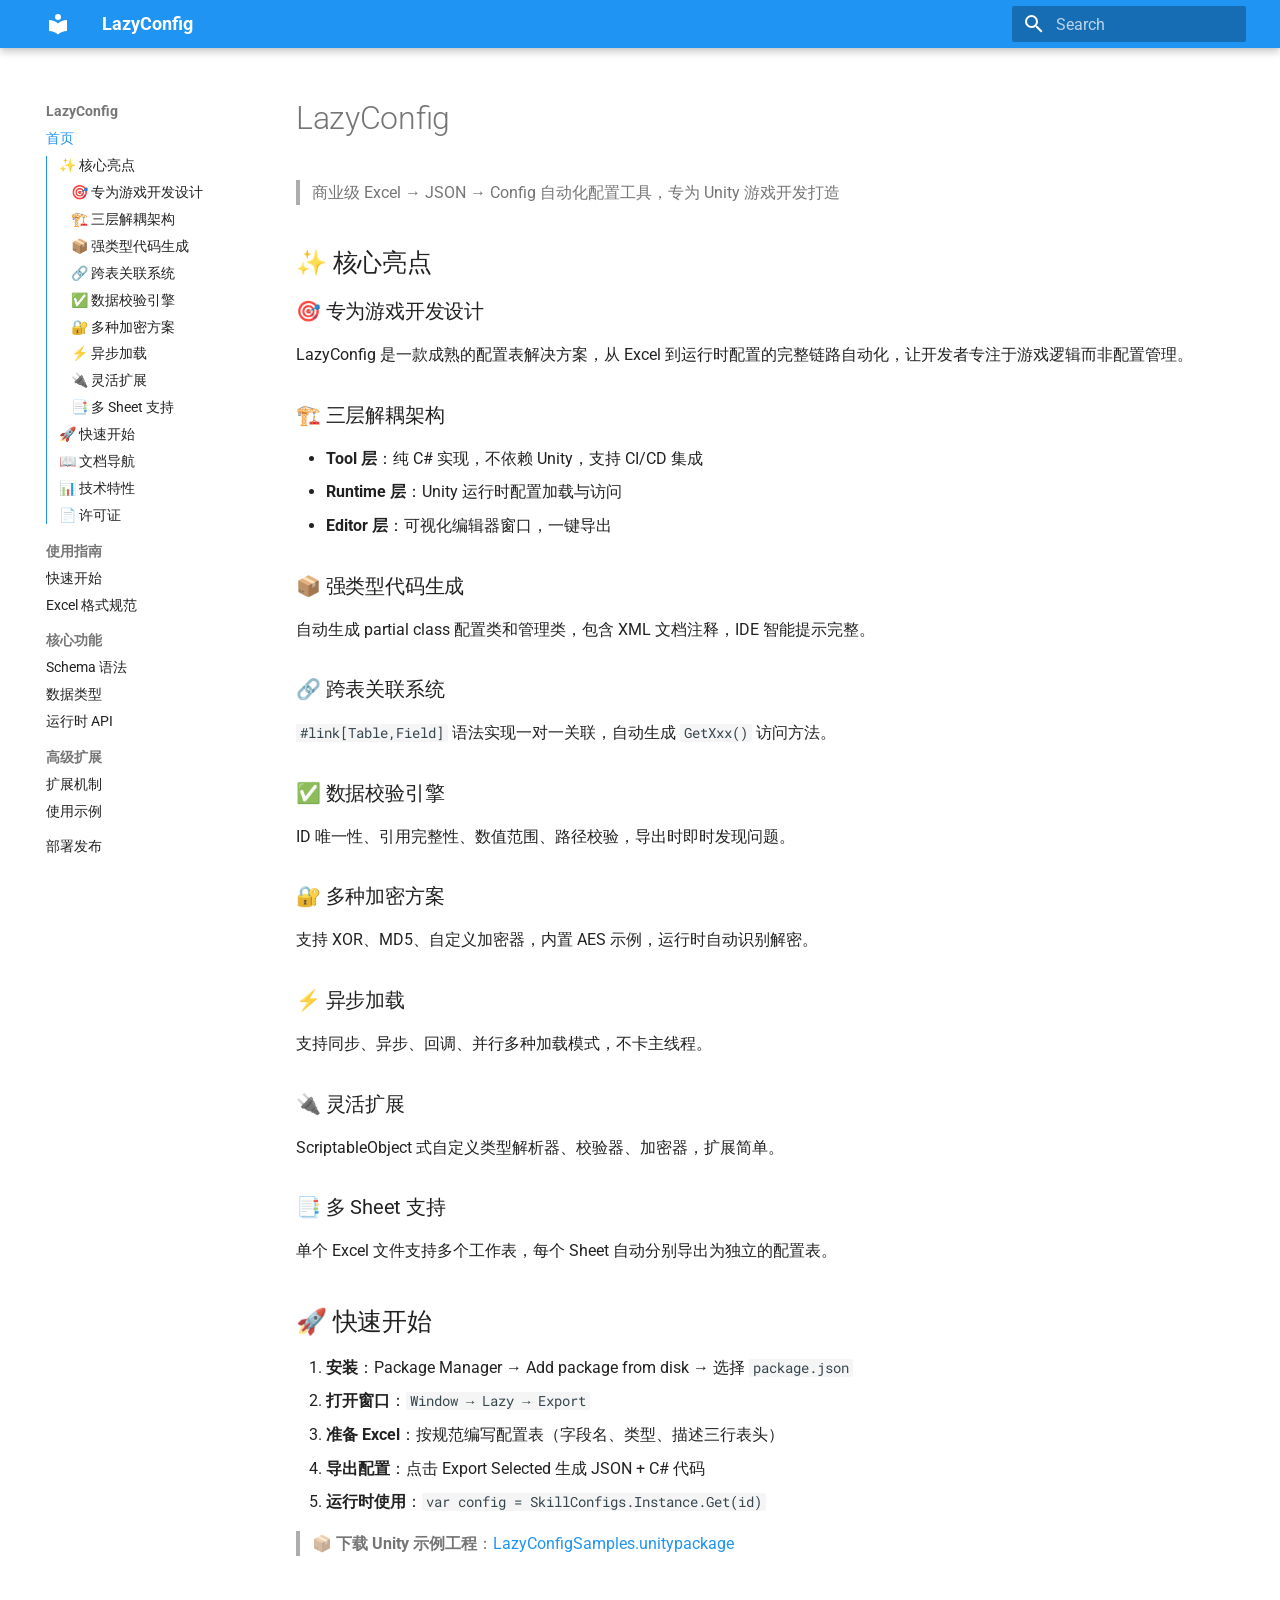
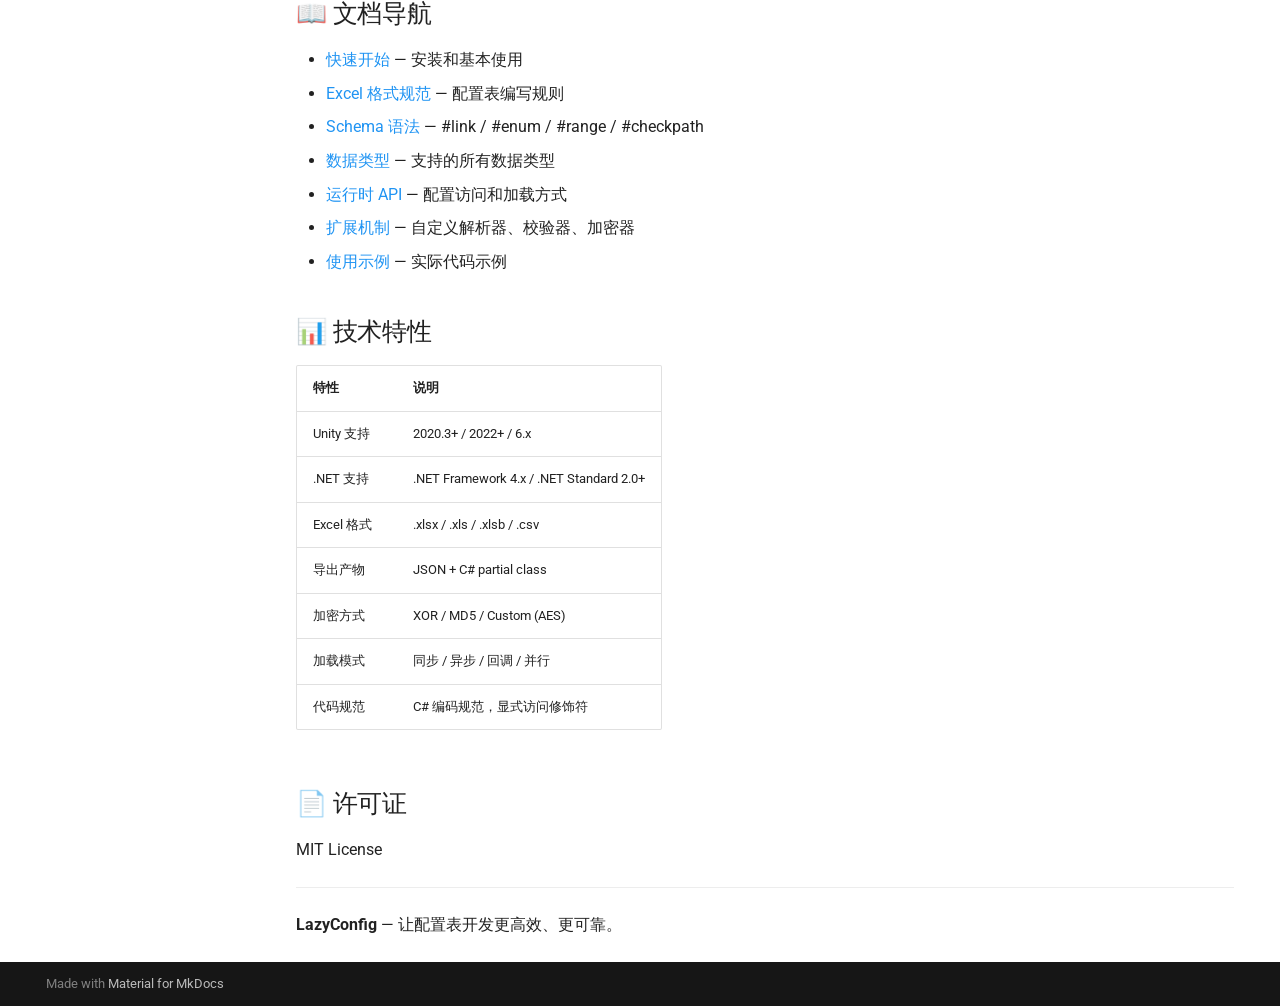
<file: index.html>
<!doctype html>
<html lang="en" class="no-js">
  <head>
    
      <meta charset="utf-8">
      <meta name="viewport" content="width=device-width,initial-scale=1">
      
        <meta name="description" content="商业级 Excel → JSON → Config 自动化配置工具，专为 Unity 游戏开发打造">
      
      
      
        <link rel="canonical" href="https://lazyconfig.github.io/">
      
      
      
        <link rel="next" href="getting-started/">
      
      
        
      
      
      <link rel="icon" href="assets/images/favicon.png">
      <meta name="generator" content="mkdocs-1.6.1, mkdocs-material-9.7.6">
    
    
      
        <title>LazyConfig</title>
      
    
    
      <link rel="stylesheet" href="assets/stylesheets/main.484c7ddc.min.css">
      
        
        <link rel="stylesheet" href="assets/stylesheets/palette.ab4e12ef.min.css">
      
      


    
    
      
    
    
      
        
        
        <link rel="preconnect" href="https://fonts.gstatic.com" crossorigin>
        <link rel="stylesheet" href="https://fonts.googleapis.com/css?family=Roboto:300,300i,400,400i,700,700i%7CRoboto+Mono:400,400i,700,700i&display=fallback">
        <style>:root{--md-text-font:"Roboto";--md-code-font:"Roboto Mono"}</style>
      
    
    
    <script>__md_scope=new URL(".",location),__md_hash=e=>[...e].reduce(((e,_)=>(e<<5)-e+_.charCodeAt(0)),0),__md_get=(e,_=localStorage,t=__md_scope)=>JSON.parse(_.getItem(t.pathname+"."+e)),__md_set=(e,_,t=localStorage,a=__md_scope)=>{try{t.setItem(a.pathname+"."+e,JSON.stringify(_))}catch(e){}}</script>
    
      

    
    
  </head>
  
  
    
    
    
    
    
    <body dir="ltr" data-md-color-scheme="default" data-md-color-primary="blue" data-md-color-accent="cyan">
  
    
    <input class="md-toggle" data-md-toggle="drawer" type="checkbox" id="__drawer" autocomplete="off">
    <input class="md-toggle" data-md-toggle="search" type="checkbox" id="__search" autocomplete="off">
    <label class="md-overlay" for="__drawer"></label>
    <div data-md-component="skip">
      
        
        <a href="#lazyconfig" class="md-skip">
          Skip to content
        </a>
      
    </div>
    <div data-md-component="announce">
      
    </div>
    
    
      

  

<header class="md-header md-header--shadow" data-md-component="header">
  <nav class="md-header__inner md-grid" aria-label="Header">
    <a href="." title="LazyConfig" class="md-header__button md-logo" aria-label="LazyConfig" data-md-component="logo">
      
  
  <svg xmlns="http://www.w3.org/2000/svg" viewBox="0 0 24 24"><path d="M12 8a3 3 0 0 0 3-3 3 3 0 0 0-3-3 3 3 0 0 0-3 3 3 3 0 0 0 3 3m0 3.54C9.64 9.35 6.5 8 3 8v11c3.5 0 6.64 1.35 9 3.54 2.36-2.19 5.5-3.54 9-3.54V8c-3.5 0-6.64 1.35-9 3.54"/></svg>

    </a>
    <label class="md-header__button md-icon" for="__drawer">
      
      <svg xmlns="http://www.w3.org/2000/svg" viewBox="0 0 24 24"><path d="M3 6h18v2H3zm0 5h18v2H3zm0 5h18v2H3z"/></svg>
    </label>
    <div class="md-header__title" data-md-component="header-title">
      <div class="md-header__ellipsis">
        <div class="md-header__topic">
          <span class="md-ellipsis">
            LazyConfig
          </span>
        </div>
        <div class="md-header__topic" data-md-component="header-topic">
          <span class="md-ellipsis">
            
              首页
            
          </span>
        </div>
      </div>
    </div>
    
      
    
    
    
    
      
      
        <label class="md-header__button md-icon" for="__search">
          
          <svg xmlns="http://www.w3.org/2000/svg" viewBox="0 0 24 24"><path d="M9.5 3A6.5 6.5 0 0 1 16 9.5c0 1.61-.59 3.09-1.56 4.23l.27.27h.79l5 5-1.5 1.5-5-5v-.79l-.27-.27A6.52 6.52 0 0 1 9.5 16 6.5 6.5 0 0 1 3 9.5 6.5 6.5 0 0 1 9.5 3m0 2C7 5 5 7 5 9.5S7 14 9.5 14 14 12 14 9.5 12 5 9.5 5"/></svg>
        </label>
        <div class="md-search" data-md-component="search" role="dialog">
  <label class="md-search__overlay" for="__search"></label>
  <div class="md-search__inner" role="search">
    <form class="md-search__form" name="search">
      <input type="text" class="md-search__input" name="query" aria-label="Search" placeholder="Search" autocapitalize="off" autocorrect="off" autocomplete="off" spellcheck="false" data-md-component="search-query" required>
      <label class="md-search__icon md-icon" for="__search">
        
        <svg xmlns="http://www.w3.org/2000/svg" viewBox="0 0 24 24"><path d="M9.5 3A6.5 6.5 0 0 1 16 9.5c0 1.61-.59 3.09-1.56 4.23l.27.27h.79l5 5-1.5 1.5-5-5v-.79l-.27-.27A6.52 6.52 0 0 1 9.5 16 6.5 6.5 0 0 1 3 9.5 6.5 6.5 0 0 1 9.5 3m0 2C7 5 5 7 5 9.5S7 14 9.5 14 14 12 14 9.5 12 5 9.5 5"/></svg>
        
        <svg xmlns="http://www.w3.org/2000/svg" viewBox="0 0 24 24"><path d="M20 11v2H8l5.5 5.5-1.42 1.42L4.16 12l7.92-7.92L13.5 5.5 8 11z"/></svg>
      </label>
      <nav class="md-search__options" aria-label="Search">
        
        <button type="reset" class="md-search__icon md-icon" title="Clear" aria-label="Clear" tabindex="-1">
          
          <svg xmlns="http://www.w3.org/2000/svg" viewBox="0 0 24 24"><path d="M19 6.41 17.59 5 12 10.59 6.41 5 5 6.41 10.59 12 5 17.59 6.41 19 12 13.41 17.59 19 19 17.59 13.41 12z"/></svg>
        </button>
      </nav>
      
        <div class="md-search__suggest" data-md-component="search-suggest"></div>
      
    </form>
    <div class="md-search__output">
      <div class="md-search__scrollwrap" tabindex="0" data-md-scrollfix>
        <div class="md-search-result" data-md-component="search-result">
          <div class="md-search-result__meta">
            Initializing search
          </div>
          <ol class="md-search-result__list" role="presentation"></ol>
        </div>
      </div>
    </div>
  </div>
</div>
      
    
    
  </nav>
  
</header>
    
    <div class="md-container" data-md-component="container">
      
      
        
          
        
      
      <main class="md-main" data-md-component="main">
        <div class="md-main__inner md-grid">
          
            
              
              <div class="md-sidebar md-sidebar--primary" data-md-component="sidebar" data-md-type="navigation" >
                <div class="md-sidebar__scrollwrap">
                  <div class="md-sidebar__inner">
                    



  

<nav class="md-nav md-nav--primary md-nav--integrated" aria-label="Navigation" data-md-level="0">
  <label class="md-nav__title" for="__drawer">
    <a href="." title="LazyConfig" class="md-nav__button md-logo" aria-label="LazyConfig" data-md-component="logo">
      
  
  <svg xmlns="http://www.w3.org/2000/svg" viewBox="0 0 24 24"><path d="M12 8a3 3 0 0 0 3-3 3 3 0 0 0-3-3 3 3 0 0 0-3 3 3 3 0 0 0 3 3m0 3.54C9.64 9.35 6.5 8 3 8v11c3.5 0 6.64 1.35 9 3.54 2.36-2.19 5.5-3.54 9-3.54V8c-3.5 0-6.64 1.35-9 3.54"/></svg>

    </a>
    LazyConfig
  </label>
  
  <ul class="md-nav__list" data-md-scrollfix>
    
      
      
  
  
    
  
  
  
    <li class="md-nav__item md-nav__item--active">
      
      <input class="md-nav__toggle md-toggle" type="checkbox" id="__toc">
      
      
        
      
      
        <label class="md-nav__link md-nav__link--active" for="__toc">
          
  
  
  <span class="md-ellipsis">
    
  
    首页
  

    
  </span>
  
  

          <span class="md-nav__icon md-icon"></span>
        </label>
      
      <a href="." class="md-nav__link md-nav__link--active">
        
  
  
  <span class="md-ellipsis">
    
  
    首页
  

    
  </span>
  
  

      </a>
      
        

<nav class="md-nav md-nav--secondary" aria-label="Table of contents">
  
  
  
    
  
  
    <label class="md-nav__title" for="__toc">
      <span class="md-nav__icon md-icon"></span>
      Table of contents
    </label>
    <ul class="md-nav__list" data-md-component="toc" data-md-scrollfix>
      
        <li class="md-nav__item">
  <a href="#_1" class="md-nav__link">
    <span class="md-ellipsis">
      
        ✨ 核心亮点
      
    </span>
  </a>
  
    <nav class="md-nav" aria-label="✨ 核心亮点">
      <ul class="md-nav__list">
        
          <li class="md-nav__item">
  <a href="#_2" class="md-nav__link">
    <span class="md-ellipsis">
      
        🎯 专为游戏开发设计
      
    </span>
  </a>
  
</li>
        
          <li class="md-nav__item">
  <a href="#_3" class="md-nav__link">
    <span class="md-ellipsis">
      
        🏗️ 三层解耦架构
      
    </span>
  </a>
  
</li>
        
          <li class="md-nav__item">
  <a href="#_4" class="md-nav__link">
    <span class="md-ellipsis">
      
        📦 强类型代码生成
      
    </span>
  </a>
  
</li>
        
          <li class="md-nav__item">
  <a href="#_5" class="md-nav__link">
    <span class="md-ellipsis">
      
        🔗 跨表关联系统
      
    </span>
  </a>
  
</li>
        
          <li class="md-nav__item">
  <a href="#_6" class="md-nav__link">
    <span class="md-ellipsis">
      
        ✅ 数据校验引擎
      
    </span>
  </a>
  
</li>
        
          <li class="md-nav__item">
  <a href="#_7" class="md-nav__link">
    <span class="md-ellipsis">
      
        🔐 多种加密方案
      
    </span>
  </a>
  
</li>
        
          <li class="md-nav__item">
  <a href="#_8" class="md-nav__link">
    <span class="md-ellipsis">
      
        ⚡ 异步加载
      
    </span>
  </a>
  
</li>
        
          <li class="md-nav__item">
  <a href="#_9" class="md-nav__link">
    <span class="md-ellipsis">
      
        🔌 灵活扩展
      
    </span>
  </a>
  
</li>
        
          <li class="md-nav__item">
  <a href="#sheet" class="md-nav__link">
    <span class="md-ellipsis">
      
        📑 多 Sheet 支持
      
    </span>
  </a>
  
</li>
        
      </ul>
    </nav>
  
</li>
      
        <li class="md-nav__item">
  <a href="#_10" class="md-nav__link">
    <span class="md-ellipsis">
      
        🚀 快速开始
      
    </span>
  </a>
  
</li>
      
        <li class="md-nav__item">
  <a href="#_11" class="md-nav__link">
    <span class="md-ellipsis">
      
        📖 文档导航
      
    </span>
  </a>
  
</li>
      
        <li class="md-nav__item">
  <a href="#_12" class="md-nav__link">
    <span class="md-ellipsis">
      
        📊 技术特性
      
    </span>
  </a>
  
</li>
      
        <li class="md-nav__item">
  <a href="#_13" class="md-nav__link">
    <span class="md-ellipsis">
      
        📄 许可证
      
    </span>
  </a>
  
</li>
      
    </ul>
  
</nav>
      
    </li>
  

    
      
      
  
  
  
  
    
    
      
        
      
        
      
    
    
    
      
        
        
      
    
    
    <li class="md-nav__item md-nav__item--section md-nav__item--nested">
      
        
        
          
        
        <input class="md-nav__toggle md-toggle md-toggle--indeterminate" type="checkbox" id="__nav_2" >
        
          
          <label class="md-nav__link" for="__nav_2" id="__nav_2_label" tabindex="">
            
  
  
  <span class="md-ellipsis">
    
  
    使用指南
  

    
  </span>
  
  

            <span class="md-nav__icon md-icon"></span>
          </label>
        
        <nav class="md-nav" data-md-level="1" aria-labelledby="__nav_2_label" aria-expanded="false">
          <label class="md-nav__title" for="__nav_2">
            <span class="md-nav__icon md-icon"></span>
            
  
    使用指南
  

          </label>
          <ul class="md-nav__list" data-md-scrollfix>
            
              
                
  
  
  
  
    <li class="md-nav__item">
      <a href="getting-started/" class="md-nav__link">
        
  
  
  <span class="md-ellipsis">
    
  
    快速开始
  

    
  </span>
  
  

      </a>
    </li>
  

              
            
              
                
  
  
  
  
    <li class="md-nav__item">
      <a href="excel-format/" class="md-nav__link">
        
  
  
  <span class="md-ellipsis">
    
  
    Excel 格式规范
  

    
  </span>
  
  

      </a>
    </li>
  

              
            
          </ul>
        </nav>
      
    </li>
  

    
      
      
  
  
  
  
    
    
      
        
      
        
      
        
      
    
    
    
      
        
        
      
    
    
    <li class="md-nav__item md-nav__item--section md-nav__item--nested">
      
        
        
          
        
        <input class="md-nav__toggle md-toggle md-toggle--indeterminate" type="checkbox" id="__nav_3" >
        
          
          <label class="md-nav__link" for="__nav_3" id="__nav_3_label" tabindex="">
            
  
  
  <span class="md-ellipsis">
    
  
    核心功能
  

    
  </span>
  
  

            <span class="md-nav__icon md-icon"></span>
          </label>
        
        <nav class="md-nav" data-md-level="1" aria-labelledby="__nav_3_label" aria-expanded="false">
          <label class="md-nav__title" for="__nav_3">
            <span class="md-nav__icon md-icon"></span>
            
  
    核心功能
  

          </label>
          <ul class="md-nav__list" data-md-scrollfix>
            
              
                
  
  
  
  
    <li class="md-nav__item">
      <a href="schema/" class="md-nav__link">
        
  
  
  <span class="md-ellipsis">
    
  
    Schema 语法
  

    
  </span>
  
  

      </a>
    </li>
  

              
            
              
                
  
  
  
  
    <li class="md-nav__item">
      <a href="data-types/" class="md-nav__link">
        
  
  
  <span class="md-ellipsis">
    
  
    数据类型
  

    
  </span>
  
  

      </a>
    </li>
  

              
            
              
                
  
  
  
  
    <li class="md-nav__item">
      <a href="runtime-api/" class="md-nav__link">
        
  
  
  <span class="md-ellipsis">
    
  
    运行时 API
  

    
  </span>
  
  

      </a>
    </li>
  

              
            
          </ul>
        </nav>
      
    </li>
  

    
      
      
  
  
  
  
    
    
      
        
      
        
      
    
    
    
      
        
        
      
    
    
    <li class="md-nav__item md-nav__item--section md-nav__item--nested">
      
        
        
          
        
        <input class="md-nav__toggle md-toggle md-toggle--indeterminate" type="checkbox" id="__nav_4" >
        
          
          <label class="md-nav__link" for="__nav_4" id="__nav_4_label" tabindex="">
            
  
  
  <span class="md-ellipsis">
    
  
    高级扩展
  

    
  </span>
  
  

            <span class="md-nav__icon md-icon"></span>
          </label>
        
        <nav class="md-nav" data-md-level="1" aria-labelledby="__nav_4_label" aria-expanded="false">
          <label class="md-nav__title" for="__nav_4">
            <span class="md-nav__icon md-icon"></span>
            
  
    高级扩展
  

          </label>
          <ul class="md-nav__list" data-md-scrollfix>
            
              
                
  
  
  
  
    <li class="md-nav__item">
      <a href="extension/" class="md-nav__link">
        
  
  
  <span class="md-ellipsis">
    
  
    扩展机制
  

    
  </span>
  
  

      </a>
    </li>
  

              
            
              
                
  
  
  
  
    <li class="md-nav__item">
      <a href="examples/" class="md-nav__link">
        
  
  
  <span class="md-ellipsis">
    
  
    使用示例
  

    
  </span>
  
  

      </a>
    </li>
  

              
            
          </ul>
        </nav>
      
    </li>
  

    
      
      
  
  
  
  
    <li class="md-nav__item">
      <a href="deploy/" class="md-nav__link">
        
  
  
  <span class="md-ellipsis">
    
  
    部署发布
  

    
  </span>
  
  

      </a>
    </li>
  

    
  </ul>
</nav>
                  </div>
                </div>
              </div>
            
            
          
          
            <div class="md-content" data-md-component="content">
              
              <article class="md-content__inner md-typeset">
                
                  



<h1 id="lazyconfig">LazyConfig<a class="headerlink" href="#lazyconfig" title="Permanent link">&para;</a></h1>
<blockquote>
<p>商业级 Excel → JSON → Config 自动化配置工具，专为 Unity 游戏开发打造</p>
</blockquote>
<h2 id="_1">✨ 核心亮点<a class="headerlink" href="#_1" title="Permanent link">&para;</a></h2>
<h3 id="_2">🎯 专为游戏开发设计<a class="headerlink" href="#_2" title="Permanent link">&para;</a></h3>
<p>LazyConfig 是一款成熟的配置表解决方案，从 Excel 到运行时配置的完整链路自动化，让开发者专注于游戏逻辑而非配置管理。</p>
<h3 id="_3">🏗️ 三层解耦架构<a class="headerlink" href="#_3" title="Permanent link">&para;</a></h3>
<ul>
<li><strong>Tool 层</strong>：纯 C# 实现，不依赖 Unity，支持 CI/CD 集成</li>
<li><strong>Runtime 层</strong>：Unity 运行时配置加载与访问</li>
<li><strong>Editor 层</strong>：可视化编辑器窗口，一键导出</li>
</ul>
<h3 id="_4">📦 强类型代码生成<a class="headerlink" href="#_4" title="Permanent link">&para;</a></h3>
<p>自动生成 partial class 配置类和管理类，包含 XML 文档注释，IDE 智能提示完整。</p>
<h3 id="_5">🔗 跨表关联系统<a class="headerlink" href="#_5" title="Permanent link">&para;</a></h3>
<p><code>#link[Table,Field]</code> 语法实现一对一关联，自动生成 <code>GetXxx()</code> 访问方法。</p>
<h3 id="_6">✅ 数据校验引擎<a class="headerlink" href="#_6" title="Permanent link">&para;</a></h3>
<p>ID 唯一性、引用完整性、数值范围、路径校验，导出时即时发现问题。</p>
<h3 id="_7">🔐 多种加密方案<a class="headerlink" href="#_7" title="Permanent link">&para;</a></h3>
<p>支持 XOR、MD5、自定义加密器，内置 AES 示例，运行时自动识别解密。</p>
<h3 id="_8">⚡ 异步加载<a class="headerlink" href="#_8" title="Permanent link">&para;</a></h3>
<p>支持同步、异步、回调、并行多种加载模式，不卡主线程。</p>
<h3 id="_9">🔌 灵活扩展<a class="headerlink" href="#_9" title="Permanent link">&para;</a></h3>
<p>ScriptableObject 式自定义类型解析器、校验器、加密器，扩展简单。</p>
<h3 id="sheet">📑 多 Sheet 支持<a class="headerlink" href="#sheet" title="Permanent link">&para;</a></h3>
<p>单个 Excel 文件支持多个工作表，每个 Sheet 自动分别导出为独立的配置表。</p>
<h2 id="_10">🚀 快速开始<a class="headerlink" href="#_10" title="Permanent link">&para;</a></h2>
<ol>
<li><strong>安装</strong>：Package Manager → Add package from disk → 选择 <code>package.json</code></li>
<li><strong>打开窗口</strong>：<code>Window → Lazy → Export</code></li>
<li><strong>准备 Excel</strong>：按规范编写配置表（字段名、类型、描述三行表头）</li>
<li><strong>导出配置</strong>：点击 Export Selected 生成 JSON + C# 代码</li>
<li><strong>运行时使用</strong>：<code>var config = SkillConfigs.Instance.Get(id)</code></li>
</ol>
<blockquote>
<p>📦 <strong>下载 Unity 示例工程</strong>：<a href="https://github.com/CodeWallace/LazyConfig_docs/raw/main/LazyConfigSamples.unitypackage">LazyConfigSamples.unitypackage</a></p>
</blockquote>
<h2 id="_11">📖 文档导航<a class="headerlink" href="#_11" title="Permanent link">&para;</a></h2>
<ul>
<li><a href="getting-started/">快速开始</a> — 安装和基本使用</li>
<li><a href="excel-format/">Excel 格式规范</a> — 配置表编写规则</li>
<li><a href="schema/">Schema 语法</a> — #link / #enum / #range / #checkpath</li>
<li><a href="data-types/">数据类型</a> — 支持的所有数据类型</li>
<li><a href="runtime-api/">运行时 API</a> — 配置访问和加载方式</li>
<li><a href="extension/">扩展机制</a> — 自定义解析器、校验器、加密器</li>
<li><a href="examples/">使用示例</a> — 实际代码示例</li>
</ul>
<h2 id="_12">📊 技术特性<a class="headerlink" href="#_12" title="Permanent link">&para;</a></h2>
<table>
<thead>
<tr>
<th>特性</th>
<th>说明</th>
</tr>
</thead>
<tbody>
<tr>
<td>Unity 支持</td>
<td>2020.3+ / 2022+ / 6.x</td>
</tr>
<tr>
<td>.NET 支持</td>
<td>.NET Framework 4.x / .NET Standard 2.0+</td>
</tr>
<tr>
<td>Excel 格式</td>
<td>.xlsx / .xls / .xlsb / .csv</td>
</tr>
<tr>
<td>导出产物</td>
<td>JSON + C# partial class</td>
</tr>
<tr>
<td>加密方式</td>
<td>XOR / MD5 / Custom (AES)</td>
</tr>
<tr>
<td>加载模式</td>
<td>同步 / 异步 / 回调 / 并行</td>
</tr>
<tr>
<td>代码规范</td>
<td>C# 编码规范，显式访问修饰符</td>
</tr>
</tbody>
</table>
<h2 id="_13">📄 许可证<a class="headerlink" href="#_13" title="Permanent link">&para;</a></h2>
<p>MIT License</p>
<hr />
<p><strong>LazyConfig</strong> — 让配置表开发更高效、更可靠。</p>












                
              </article>
            </div>
          
          
<script>var target=document.getElementById(location.hash.slice(1));target&&target.name&&(target.checked=target.name.startsWith("__tabbed_"))</script>
        </div>
        
          <button type="button" class="md-top md-icon" data-md-component="top" hidden>
  
  <svg xmlns="http://www.w3.org/2000/svg" viewBox="0 0 24 24"><path d="M13 20h-2V8l-5.5 5.5-1.42-1.42L12 4.16l7.92 7.92-1.42 1.42L13 8z"/></svg>
  Back to top
</button>
        
      </main>
      
        <footer class="md-footer">
  
  <div class="md-footer-meta md-typeset">
    <div class="md-footer-meta__inner md-grid">
      <div class="md-copyright">
  
  
    Made with
    <a href="https://squidfunk.github.io/mkdocs-material/" target="_blank" rel="noopener">
      Material for MkDocs
    </a>
  
</div>
      
    </div>
  </div>
</footer>
      
    </div>
    <div class="md-dialog" data-md-component="dialog">
      <div class="md-dialog__inner md-typeset"></div>
    </div>
    
    
    
      
      
      <script id="__config" type="application/json">{"annotate": null, "base": ".", "features": ["navigation.sidebar", "navigation.expand", "navigation.sections", "navigation.top", "toc.integrate", "search.suggest", "search.highlight", "navigation.indexes"], "search": "assets/javascripts/workers/search.2c215733.min.js", "tags": null, "translations": {"clipboard.copied": "Copied to clipboard", "clipboard.copy": "Copy to clipboard", "search.result.more.one": "1 more on this page", "search.result.more.other": "# more on this page", "search.result.none": "No matching documents", "search.result.one": "1 matching document", "search.result.other": "# matching documents", "search.result.placeholder": "Type to start searching", "search.result.term.missing": "Missing", "select.version": "Select version"}, "version": null}</script>
    
    
      <script src="assets/javascripts/bundle.79ae519e.min.js"></script>
      
    
  </body>
</html>
</file>
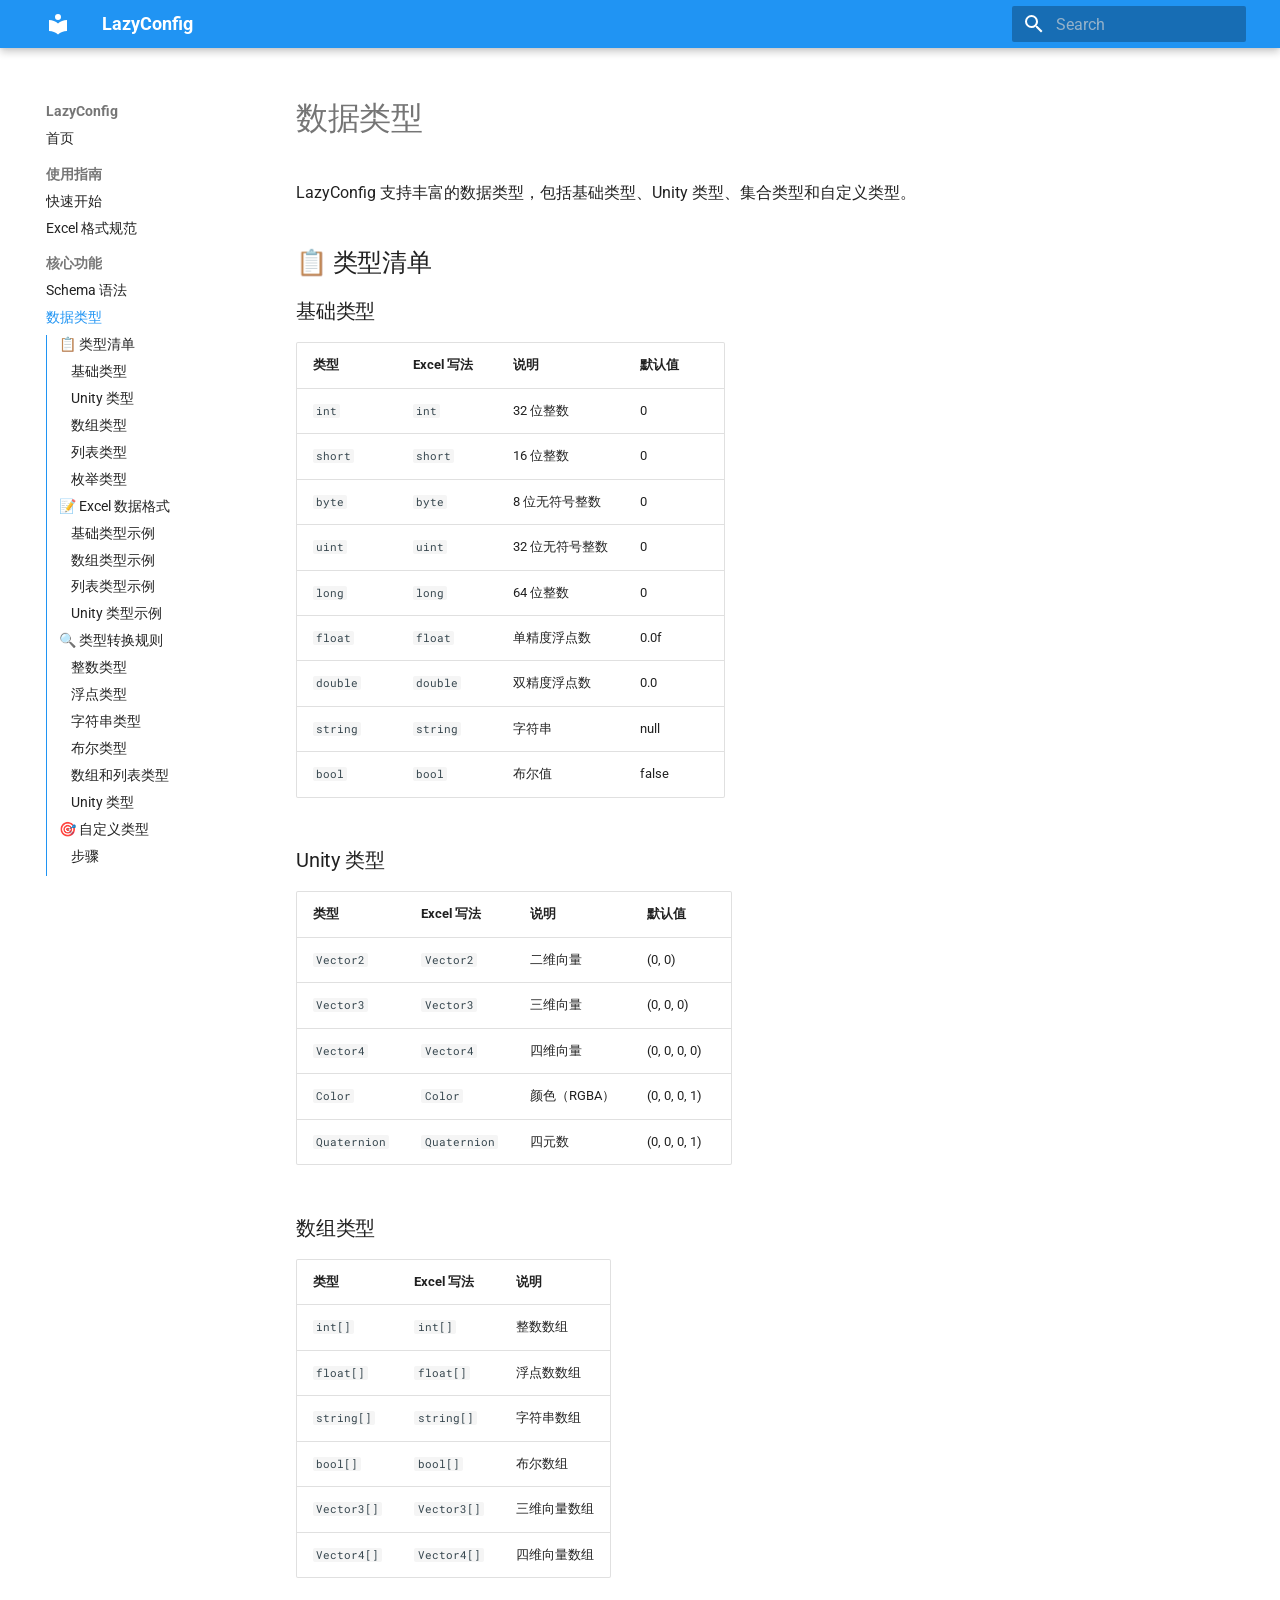
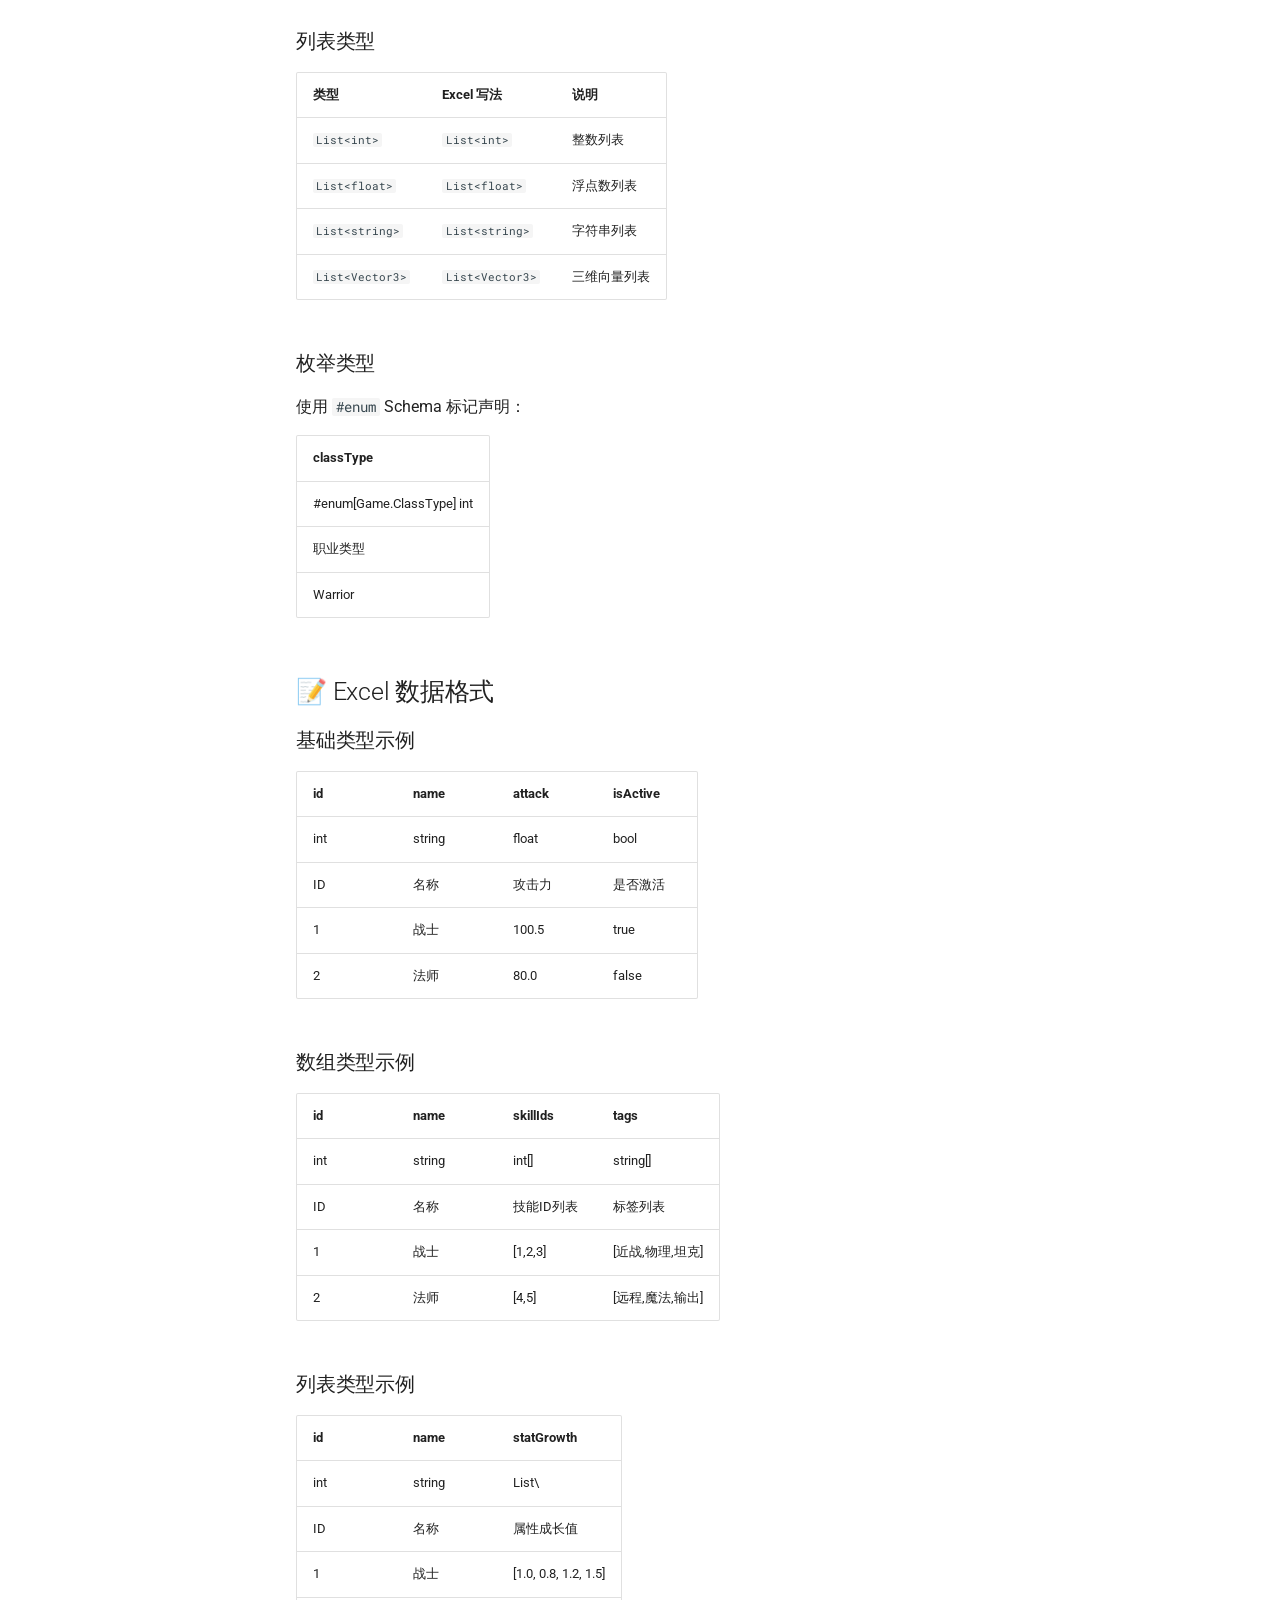
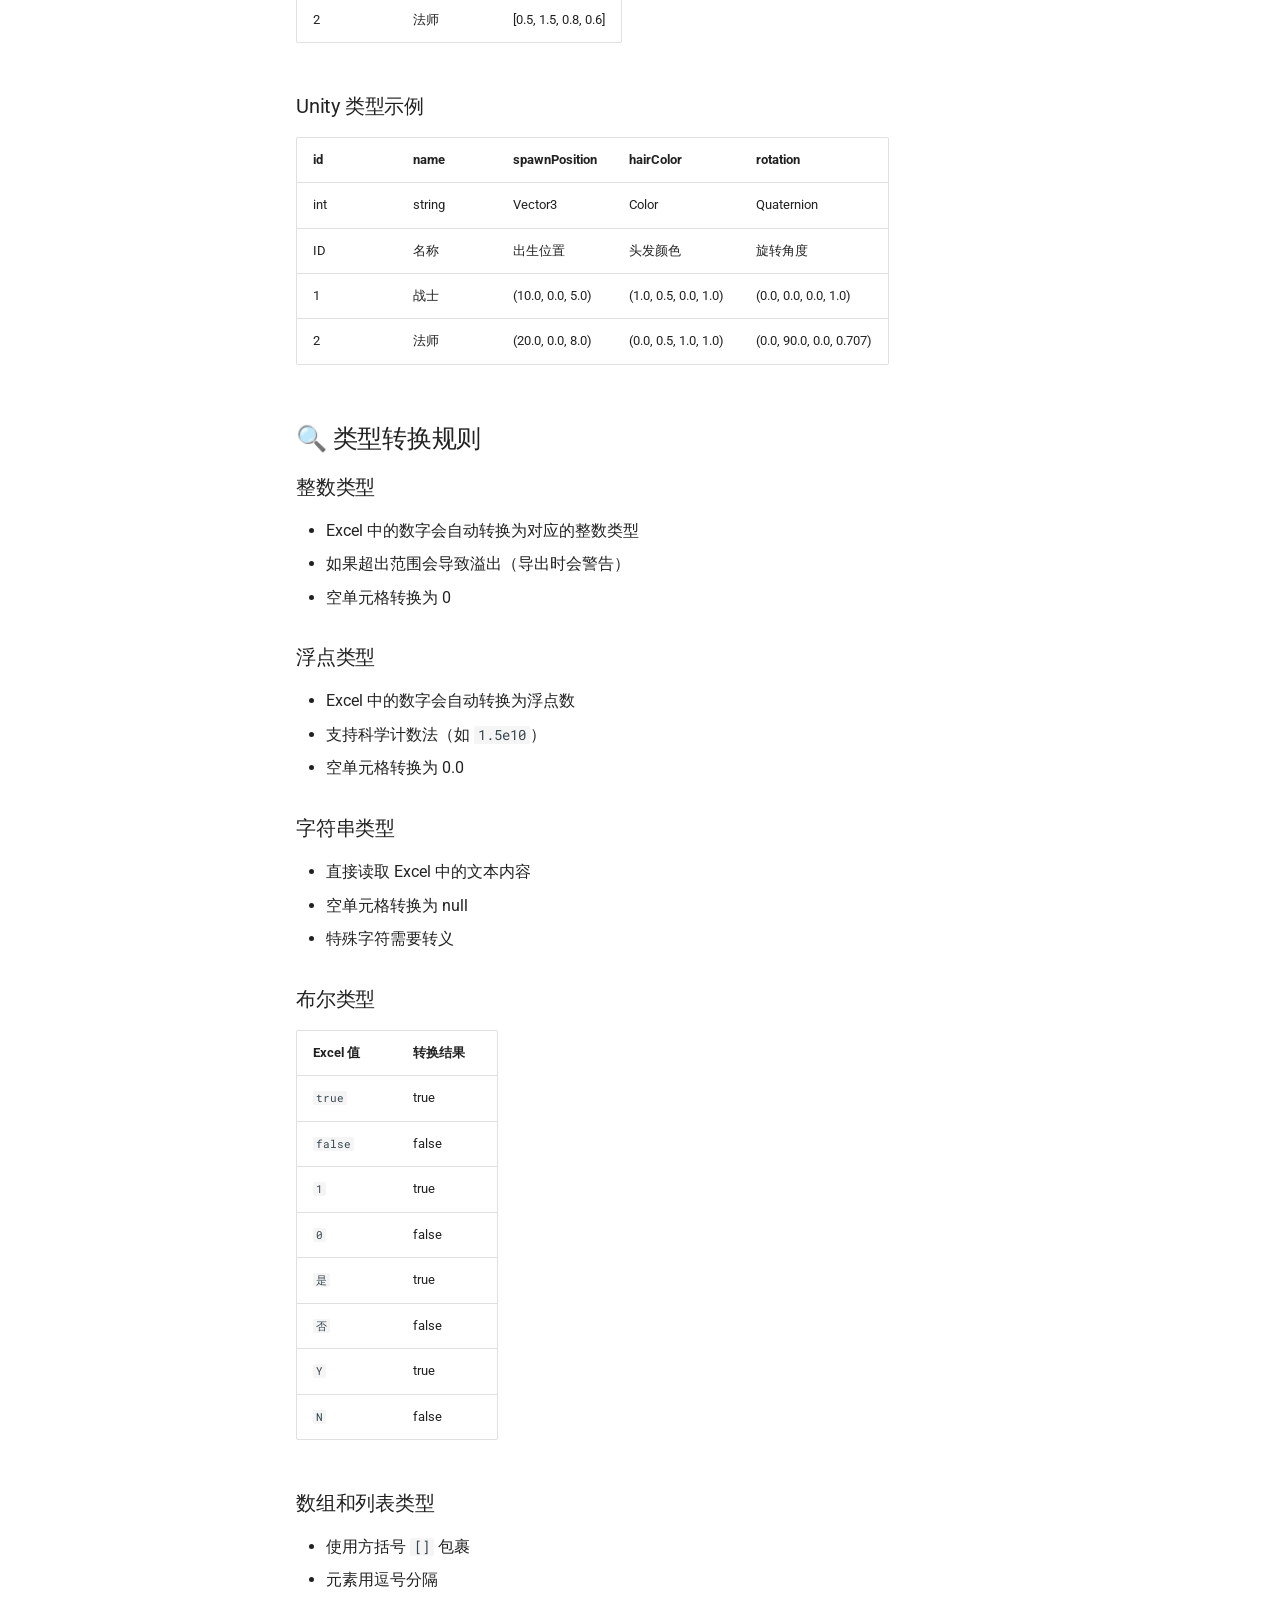
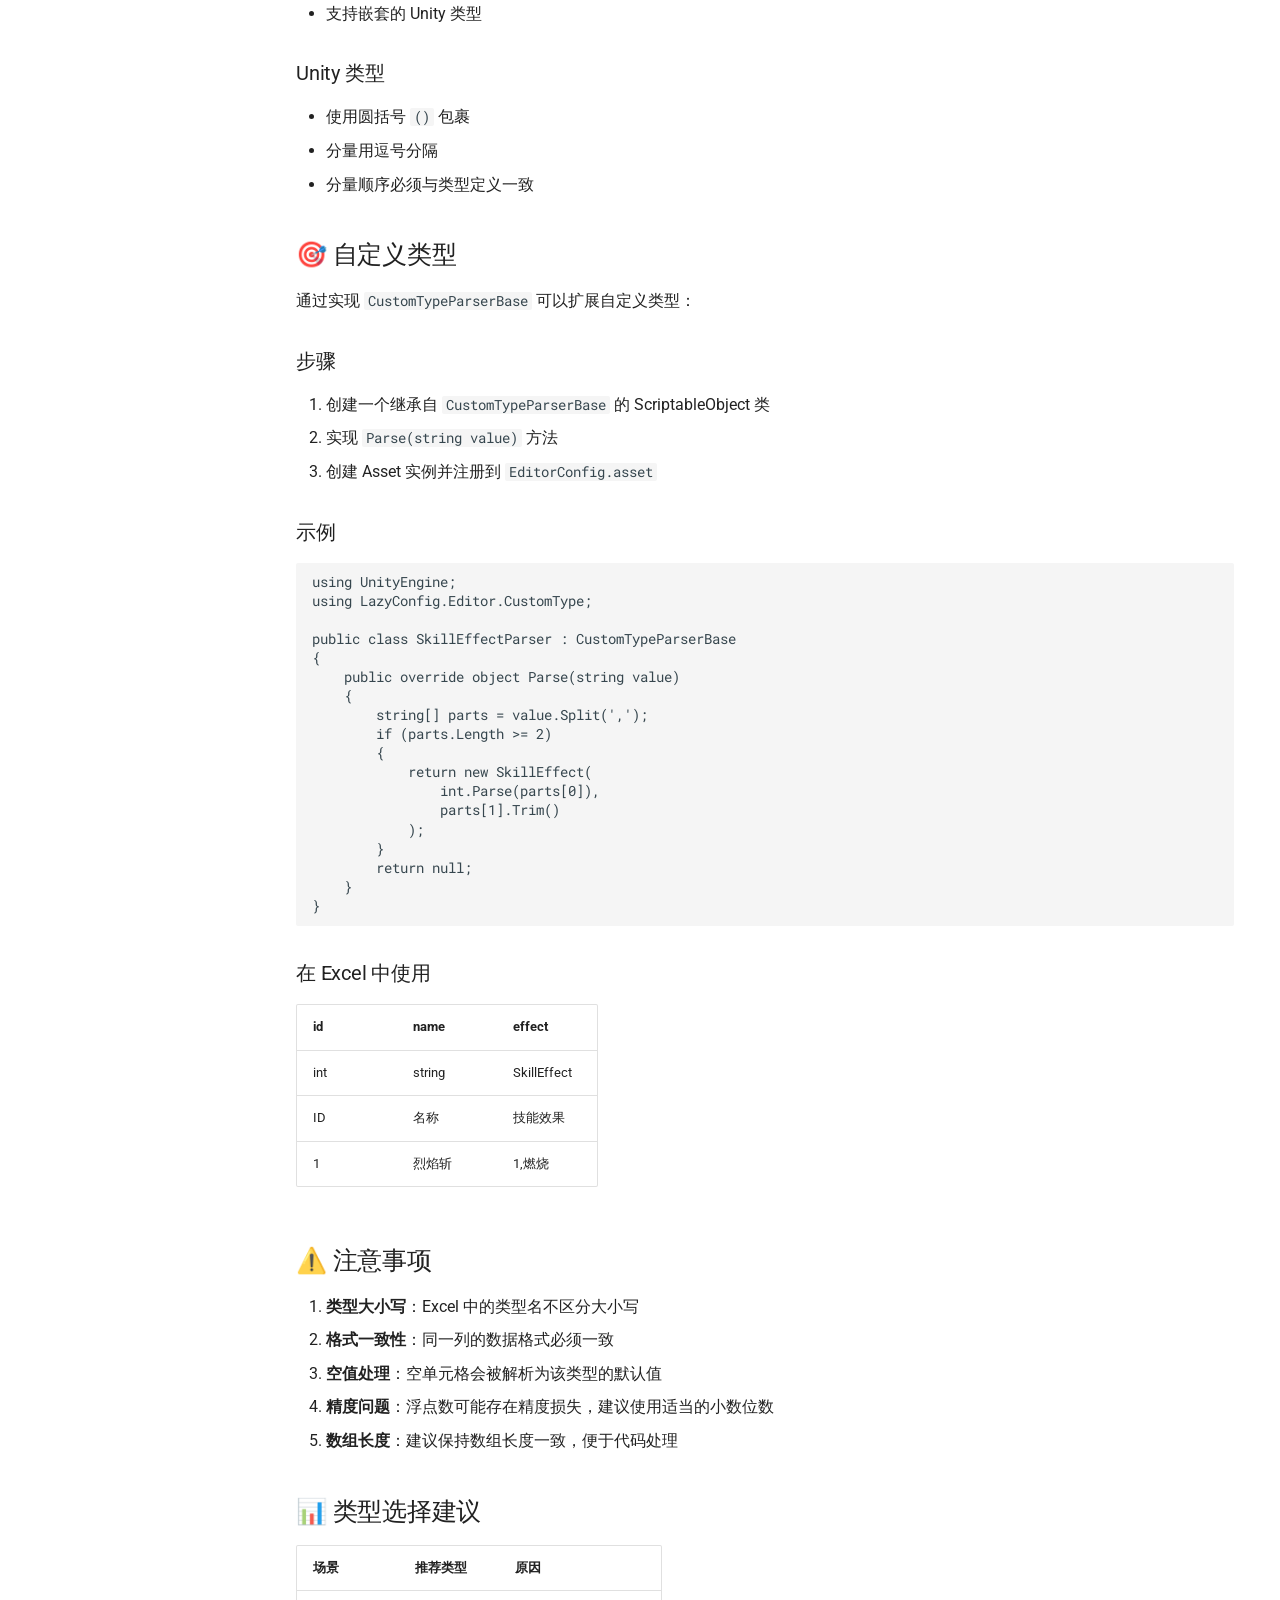
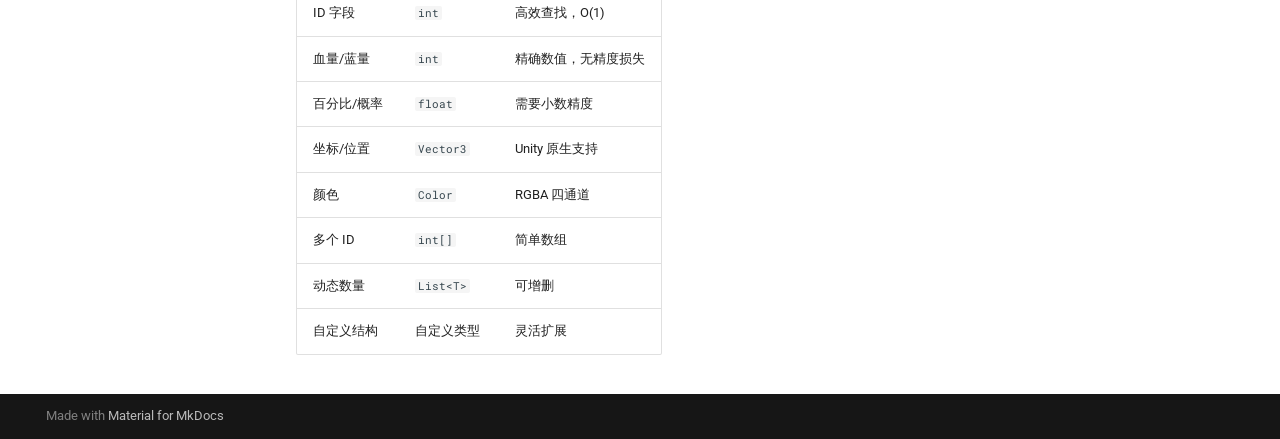
<file: data-types/index.html>
<!doctype html>
<html lang="en" class="no-js">
  <head>
    
      <meta charset="utf-8">
      <meta name="viewport" content="width=device-width,initial-scale=1">
      
        <meta name="description" content="商业级 Excel → JSON → Config 自动化配置工具，专为 Unity 游戏开发打造">
      
      
      
        <link rel="canonical" href="https://lazyconfig.github.io/data-types/">
      
      
        <link rel="prev" href="../schema/">
      
      
        <link rel="next" href="../runtime-api/">
      
      
        
      
      
      <link rel="icon" href="../assets/images/favicon.png">
      <meta name="generator" content="mkdocs-1.6.1, mkdocs-material-9.7.6">
    
    
      
        <title>数据类型 - LazyConfig</title>
      
    
    
      <link rel="stylesheet" href="../assets/stylesheets/main.484c7ddc.min.css">
      
        
        <link rel="stylesheet" href="../assets/stylesheets/palette.ab4e12ef.min.css">
      
      


    
    
      
    
    
      
        
        
        <link rel="preconnect" href="https://fonts.gstatic.com" crossorigin>
        <link rel="stylesheet" href="https://fonts.googleapis.com/css?family=Roboto:300,300i,400,400i,700,700i%7CRoboto+Mono:400,400i,700,700i&display=fallback">
        <style>:root{--md-text-font:"Roboto";--md-code-font:"Roboto Mono"}</style>
      
    
    
    <script>__md_scope=new URL("..",location),__md_hash=e=>[...e].reduce(((e,_)=>(e<<5)-e+_.charCodeAt(0)),0),__md_get=(e,_=localStorage,t=__md_scope)=>JSON.parse(_.getItem(t.pathname+"."+e)),__md_set=(e,_,t=localStorage,a=__md_scope)=>{try{t.setItem(a.pathname+"."+e,JSON.stringify(_))}catch(e){}}</script>
    
      

    
    
  </head>
  
  
    
    
    
    
    
    <body dir="ltr" data-md-color-scheme="default" data-md-color-primary="blue" data-md-color-accent="cyan">
  
    
    <input class="md-toggle" data-md-toggle="drawer" type="checkbox" id="__drawer" autocomplete="off">
    <input class="md-toggle" data-md-toggle="search" type="checkbox" id="__search" autocomplete="off">
    <label class="md-overlay" for="__drawer"></label>
    <div data-md-component="skip">
      
        
        <a href="#_1" class="md-skip">
          Skip to content
        </a>
      
    </div>
    <div data-md-component="announce">
      
    </div>
    
    
      

  

<header class="md-header md-header--shadow" data-md-component="header">
  <nav class="md-header__inner md-grid" aria-label="Header">
    <a href=".." title="LazyConfig" class="md-header__button md-logo" aria-label="LazyConfig" data-md-component="logo">
      
  
  <svg xmlns="http://www.w3.org/2000/svg" viewBox="0 0 24 24"><path d="M12 8a3 3 0 0 0 3-3 3 3 0 0 0-3-3 3 3 0 0 0-3 3 3 3 0 0 0 3 3m0 3.54C9.64 9.35 6.5 8 3 8v11c3.5 0 6.64 1.35 9 3.54 2.36-2.19 5.5-3.54 9-3.54V8c-3.5 0-6.64 1.35-9 3.54"/></svg>

    </a>
    <label class="md-header__button md-icon" for="__drawer">
      
      <svg xmlns="http://www.w3.org/2000/svg" viewBox="0 0 24 24"><path d="M3 6h18v2H3zm0 5h18v2H3zm0 5h18v2H3z"/></svg>
    </label>
    <div class="md-header__title" data-md-component="header-title">
      <div class="md-header__ellipsis">
        <div class="md-header__topic">
          <span class="md-ellipsis">
            LazyConfig
          </span>
        </div>
        <div class="md-header__topic" data-md-component="header-topic">
          <span class="md-ellipsis">
            
              数据类型
            
          </span>
        </div>
      </div>
    </div>
    
      
    
    
    
    
      
      
        <label class="md-header__button md-icon" for="__search">
          
          <svg xmlns="http://www.w3.org/2000/svg" viewBox="0 0 24 24"><path d="M9.5 3A6.5 6.5 0 0 1 16 9.5c0 1.61-.59 3.09-1.56 4.23l.27.27h.79l5 5-1.5 1.5-5-5v-.79l-.27-.27A6.52 6.52 0 0 1 9.5 16 6.5 6.5 0 0 1 3 9.5 6.5 6.5 0 0 1 9.5 3m0 2C7 5 5 7 5 9.5S7 14 9.5 14 14 12 14 9.5 12 5 9.5 5"/></svg>
        </label>
        <div class="md-search" data-md-component="search" role="dialog">
  <label class="md-search__overlay" for="__search"></label>
  <div class="md-search__inner" role="search">
    <form class="md-search__form" name="search">
      <input type="text" class="md-search__input" name="query" aria-label="Search" placeholder="Search" autocapitalize="off" autocorrect="off" autocomplete="off" spellcheck="false" data-md-component="search-query" required>
      <label class="md-search__icon md-icon" for="__search">
        
        <svg xmlns="http://www.w3.org/2000/svg" viewBox="0 0 24 24"><path d="M9.5 3A6.5 6.5 0 0 1 16 9.5c0 1.61-.59 3.09-1.56 4.23l.27.27h.79l5 5-1.5 1.5-5-5v-.79l-.27-.27A6.52 6.52 0 0 1 9.5 16 6.5 6.5 0 0 1 3 9.5 6.5 6.5 0 0 1 9.5 3m0 2C7 5 5 7 5 9.5S7 14 9.5 14 14 12 14 9.5 12 5 9.5 5"/></svg>
        
        <svg xmlns="http://www.w3.org/2000/svg" viewBox="0 0 24 24"><path d="M20 11v2H8l5.5 5.5-1.42 1.42L4.16 12l7.92-7.92L13.5 5.5 8 11z"/></svg>
      </label>
      <nav class="md-search__options" aria-label="Search">
        
        <button type="reset" class="md-search__icon md-icon" title="Clear" aria-label="Clear" tabindex="-1">
          
          <svg xmlns="http://www.w3.org/2000/svg" viewBox="0 0 24 24"><path d="M19 6.41 17.59 5 12 10.59 6.41 5 5 6.41 10.59 12 5 17.59 6.41 19 12 13.41 17.59 19 19 17.59 13.41 12z"/></svg>
        </button>
      </nav>
      
        <div class="md-search__suggest" data-md-component="search-suggest"></div>
      
    </form>
    <div class="md-search__output">
      <div class="md-search__scrollwrap" tabindex="0" data-md-scrollfix>
        <div class="md-search-result" data-md-component="search-result">
          <div class="md-search-result__meta">
            Initializing search
          </div>
          <ol class="md-search-result__list" role="presentation"></ol>
        </div>
      </div>
    </div>
  </div>
</div>
      
    
    
  </nav>
  
</header>
    
    <div class="md-container" data-md-component="container">
      
      
        
          
        
      
      <main class="md-main" data-md-component="main">
        <div class="md-main__inner md-grid">
          
            
              
              <div class="md-sidebar md-sidebar--primary" data-md-component="sidebar" data-md-type="navigation" >
                <div class="md-sidebar__scrollwrap">
                  <div class="md-sidebar__inner">
                    



  

<nav class="md-nav md-nav--primary md-nav--integrated" aria-label="Navigation" data-md-level="0">
  <label class="md-nav__title" for="__drawer">
    <a href=".." title="LazyConfig" class="md-nav__button md-logo" aria-label="LazyConfig" data-md-component="logo">
      
  
  <svg xmlns="http://www.w3.org/2000/svg" viewBox="0 0 24 24"><path d="M12 8a3 3 0 0 0 3-3 3 3 0 0 0-3-3 3 3 0 0 0-3 3 3 3 0 0 0 3 3m0 3.54C9.64 9.35 6.5 8 3 8v11c3.5 0 6.64 1.35 9 3.54 2.36-2.19 5.5-3.54 9-3.54V8c-3.5 0-6.64 1.35-9 3.54"/></svg>

    </a>
    LazyConfig
  </label>
  
  <ul class="md-nav__list" data-md-scrollfix>
    
      
      
  
  
  
  
    <li class="md-nav__item">
      <a href=".." class="md-nav__link">
        
  
  
  <span class="md-ellipsis">
    
  
    首页
  

    
  </span>
  
  

      </a>
    </li>
  

    
      
      
  
  
  
  
    
    
      
        
      
        
      
    
    
    
      
        
        
      
    
    
    <li class="md-nav__item md-nav__item--section md-nav__item--nested">
      
        
        
          
        
        <input class="md-nav__toggle md-toggle md-toggle--indeterminate" type="checkbox" id="__nav_2" >
        
          
          <label class="md-nav__link" for="__nav_2" id="__nav_2_label" tabindex="">
            
  
  
  <span class="md-ellipsis">
    
  
    使用指南
  

    
  </span>
  
  

            <span class="md-nav__icon md-icon"></span>
          </label>
        
        <nav class="md-nav" data-md-level="1" aria-labelledby="__nav_2_label" aria-expanded="false">
          <label class="md-nav__title" for="__nav_2">
            <span class="md-nav__icon md-icon"></span>
            
  
    使用指南
  

          </label>
          <ul class="md-nav__list" data-md-scrollfix>
            
              
                
  
  
  
  
    <li class="md-nav__item">
      <a href="../getting-started/" class="md-nav__link">
        
  
  
  <span class="md-ellipsis">
    
  
    快速开始
  

    
  </span>
  
  

      </a>
    </li>
  

              
            
              
                
  
  
  
  
    <li class="md-nav__item">
      <a href="../excel-format/" class="md-nav__link">
        
  
  
  <span class="md-ellipsis">
    
  
    Excel 格式规范
  

    
  </span>
  
  

      </a>
    </li>
  

              
            
          </ul>
        </nav>
      
    </li>
  

    
      
      
  
  
    
  
  
  
    
    
      
        
      
        
      
        
      
    
    
    
      
        
        
      
    
    
    <li class="md-nav__item md-nav__item--active md-nav__item--section md-nav__item--nested">
      
        
        
        <input class="md-nav__toggle md-toggle " type="checkbox" id="__nav_3" checked>
        
          
          <label class="md-nav__link" for="__nav_3" id="__nav_3_label" tabindex="">
            
  
  
  <span class="md-ellipsis">
    
  
    核心功能
  

    
  </span>
  
  

            <span class="md-nav__icon md-icon"></span>
          </label>
        
        <nav class="md-nav" data-md-level="1" aria-labelledby="__nav_3_label" aria-expanded="true">
          <label class="md-nav__title" for="__nav_3">
            <span class="md-nav__icon md-icon"></span>
            
  
    核心功能
  

          </label>
          <ul class="md-nav__list" data-md-scrollfix>
            
              
                
  
  
  
  
    <li class="md-nav__item">
      <a href="../schema/" class="md-nav__link">
        
  
  
  <span class="md-ellipsis">
    
  
    Schema 语法
  

    
  </span>
  
  

      </a>
    </li>
  

              
            
              
                
  
  
    
  
  
  
    <li class="md-nav__item md-nav__item--active">
      
      <input class="md-nav__toggle md-toggle" type="checkbox" id="__toc">
      
      
        
      
      
        <label class="md-nav__link md-nav__link--active" for="__toc">
          
  
  
  <span class="md-ellipsis">
    
  
    数据类型
  

    
  </span>
  
  

          <span class="md-nav__icon md-icon"></span>
        </label>
      
      <a href="./" class="md-nav__link md-nav__link--active">
        
  
  
  <span class="md-ellipsis">
    
  
    数据类型
  

    
  </span>
  
  

      </a>
      
        

<nav class="md-nav md-nav--secondary" aria-label="Table of contents">
  
  
  
    
  
  
    <label class="md-nav__title" for="__toc">
      <span class="md-nav__icon md-icon"></span>
      Table of contents
    </label>
    <ul class="md-nav__list" data-md-component="toc" data-md-scrollfix>
      
        <li class="md-nav__item">
  <a href="#_2" class="md-nav__link">
    <span class="md-ellipsis">
      
        📋 类型清单
      
    </span>
  </a>
  
    <nav class="md-nav" aria-label="📋 类型清单">
      <ul class="md-nav__list">
        
          <li class="md-nav__item">
  <a href="#_3" class="md-nav__link">
    <span class="md-ellipsis">
      
        基础类型
      
    </span>
  </a>
  
</li>
        
          <li class="md-nav__item">
  <a href="#unity" class="md-nav__link">
    <span class="md-ellipsis">
      
        Unity 类型
      
    </span>
  </a>
  
</li>
        
          <li class="md-nav__item">
  <a href="#_4" class="md-nav__link">
    <span class="md-ellipsis">
      
        数组类型
      
    </span>
  </a>
  
</li>
        
          <li class="md-nav__item">
  <a href="#_5" class="md-nav__link">
    <span class="md-ellipsis">
      
        列表类型
      
    </span>
  </a>
  
</li>
        
          <li class="md-nav__item">
  <a href="#_6" class="md-nav__link">
    <span class="md-ellipsis">
      
        枚举类型
      
    </span>
  </a>
  
</li>
        
      </ul>
    </nav>
  
</li>
      
        <li class="md-nav__item">
  <a href="#excel" class="md-nav__link">
    <span class="md-ellipsis">
      
        📝 Excel 数据格式
      
    </span>
  </a>
  
    <nav class="md-nav" aria-label="📝 Excel 数据格式">
      <ul class="md-nav__list">
        
          <li class="md-nav__item">
  <a href="#_7" class="md-nav__link">
    <span class="md-ellipsis">
      
        基础类型示例
      
    </span>
  </a>
  
</li>
        
          <li class="md-nav__item">
  <a href="#_8" class="md-nav__link">
    <span class="md-ellipsis">
      
        数组类型示例
      
    </span>
  </a>
  
</li>
        
          <li class="md-nav__item">
  <a href="#_9" class="md-nav__link">
    <span class="md-ellipsis">
      
        列表类型示例
      
    </span>
  </a>
  
</li>
        
          <li class="md-nav__item">
  <a href="#unity_1" class="md-nav__link">
    <span class="md-ellipsis">
      
        Unity 类型示例
      
    </span>
  </a>
  
</li>
        
      </ul>
    </nav>
  
</li>
      
        <li class="md-nav__item">
  <a href="#_10" class="md-nav__link">
    <span class="md-ellipsis">
      
        🔍 类型转换规则
      
    </span>
  </a>
  
    <nav class="md-nav" aria-label="🔍 类型转换规则">
      <ul class="md-nav__list">
        
          <li class="md-nav__item">
  <a href="#_11" class="md-nav__link">
    <span class="md-ellipsis">
      
        整数类型
      
    </span>
  </a>
  
</li>
        
          <li class="md-nav__item">
  <a href="#_12" class="md-nav__link">
    <span class="md-ellipsis">
      
        浮点类型
      
    </span>
  </a>
  
</li>
        
          <li class="md-nav__item">
  <a href="#_13" class="md-nav__link">
    <span class="md-ellipsis">
      
        字符串类型
      
    </span>
  </a>
  
</li>
        
          <li class="md-nav__item">
  <a href="#_14" class="md-nav__link">
    <span class="md-ellipsis">
      
        布尔类型
      
    </span>
  </a>
  
</li>
        
          <li class="md-nav__item">
  <a href="#_15" class="md-nav__link">
    <span class="md-ellipsis">
      
        数组和列表类型
      
    </span>
  </a>
  
</li>
        
          <li class="md-nav__item">
  <a href="#unity_2" class="md-nav__link">
    <span class="md-ellipsis">
      
        Unity 类型
      
    </span>
  </a>
  
</li>
        
      </ul>
    </nav>
  
</li>
      
        <li class="md-nav__item">
  <a href="#_16" class="md-nav__link">
    <span class="md-ellipsis">
      
        🎯 自定义类型
      
    </span>
  </a>
  
    <nav class="md-nav" aria-label="🎯 自定义类型">
      <ul class="md-nav__list">
        
          <li class="md-nav__item">
  <a href="#_17" class="md-nav__link">
    <span class="md-ellipsis">
      
        步骤
      
    </span>
  </a>
  
</li>
        
          <li class="md-nav__item">
  <a href="#_18" class="md-nav__link">
    <span class="md-ellipsis">
      
        示例
      
    </span>
  </a>
  
</li>
        
          <li class="md-nav__item">
  <a href="#excel_1" class="md-nav__link">
    <span class="md-ellipsis">
      
        在 Excel 中使用
      
    </span>
  </a>
  
</li>
        
      </ul>
    </nav>
  
</li>
      
        <li class="md-nav__item">
  <a href="#_19" class="md-nav__link">
    <span class="md-ellipsis">
      
        ⚠️ 注意事项
      
    </span>
  </a>
  
</li>
      
        <li class="md-nav__item">
  <a href="#_20" class="md-nav__link">
    <span class="md-ellipsis">
      
        📊 类型选择建议
      
    </span>
  </a>
  
</li>
      
    </ul>
  
</nav>
      
    </li>
  

              
            
              
                
  
  
  
  
    <li class="md-nav__item">
      <a href="../runtime-api/" class="md-nav__link">
        
  
  
  <span class="md-ellipsis">
    
  
    运行时 API
  

    
  </span>
  
  

      </a>
    </li>
  

              
            
          </ul>
        </nav>
      
    </li>
  

    
      
      
  
  
  
  
    
    
      
        
      
        
      
    
    
    
      
        
        
      
    
    
    <li class="md-nav__item md-nav__item--section md-nav__item--nested">
      
        
        
          
        
        <input class="md-nav__toggle md-toggle md-toggle--indeterminate" type="checkbox" id="__nav_4" >
        
          
          <label class="md-nav__link" for="__nav_4" id="__nav_4_label" tabindex="">
            
  
  
  <span class="md-ellipsis">
    
  
    高级扩展
  

    
  </span>
  
  

            <span class="md-nav__icon md-icon"></span>
          </label>
        
        <nav class="md-nav" data-md-level="1" aria-labelledby="__nav_4_label" aria-expanded="false">
          <label class="md-nav__title" for="__nav_4">
            <span class="md-nav__icon md-icon"></span>
            
  
    高级扩展
  

          </label>
          <ul class="md-nav__list" data-md-scrollfix>
            
              
                
  
  
  
  
    <li class="md-nav__item">
      <a href="../extension/" class="md-nav__link">
        
  
  
  <span class="md-ellipsis">
    
  
    扩展机制
  

    
  </span>
  
  

      </a>
    </li>
  

              
            
              
                
  
  
  
  
    <li class="md-nav__item">
      <a href="../examples/" class="md-nav__link">
        
  
  
  <span class="md-ellipsis">
    
  
    使用示例
  

    
  </span>
  
  

      </a>
    </li>
  

              
            
          </ul>
        </nav>
      
    </li>
  

    
      
      
  
  
  
  
    <li class="md-nav__item">
      <a href="../deploy/" class="md-nav__link">
        
  
  
  <span class="md-ellipsis">
    
  
    部署发布
  

    
  </span>
  
  

      </a>
    </li>
  

    
  </ul>
</nav>
                  </div>
                </div>
              </div>
            
            
          
          
            <div class="md-content" data-md-component="content">
              
              <article class="md-content__inner md-typeset">
                
                  



<h1 id="_1">数据类型<a class="headerlink" href="#_1" title="Permanent link">&para;</a></h1>
<p>LazyConfig 支持丰富的数据类型，包括基础类型、Unity 类型、集合类型和自定义类型。</p>
<h2 id="_2">📋 类型清单<a class="headerlink" href="#_2" title="Permanent link">&para;</a></h2>
<h3 id="_3">基础类型<a class="headerlink" href="#_3" title="Permanent link">&para;</a></h3>
<table>
<thead>
<tr>
<th>类型</th>
<th>Excel 写法</th>
<th>说明</th>
<th>默认值</th>
</tr>
</thead>
<tbody>
<tr>
<td><code>int</code></td>
<td><code>int</code></td>
<td>32 位整数</td>
<td>0</td>
</tr>
<tr>
<td><code>short</code></td>
<td><code>short</code></td>
<td>16 位整数</td>
<td>0</td>
</tr>
<tr>
<td><code>byte</code></td>
<td><code>byte</code></td>
<td>8 位无符号整数</td>
<td>0</td>
</tr>
<tr>
<td><code>uint</code></td>
<td><code>uint</code></td>
<td>32 位无符号整数</td>
<td>0</td>
</tr>
<tr>
<td><code>long</code></td>
<td><code>long</code></td>
<td>64 位整数</td>
<td>0</td>
</tr>
<tr>
<td><code>float</code></td>
<td><code>float</code></td>
<td>单精度浮点数</td>
<td>0.0f</td>
</tr>
<tr>
<td><code>double</code></td>
<td><code>double</code></td>
<td>双精度浮点数</td>
<td>0.0</td>
</tr>
<tr>
<td><code>string</code></td>
<td><code>string</code></td>
<td>字符串</td>
<td>null</td>
</tr>
<tr>
<td><code>bool</code></td>
<td><code>bool</code></td>
<td>布尔值</td>
<td>false</td>
</tr>
</tbody>
</table>
<h3 id="unity">Unity 类型<a class="headerlink" href="#unity" title="Permanent link">&para;</a></h3>
<table>
<thead>
<tr>
<th>类型</th>
<th>Excel 写法</th>
<th>说明</th>
<th>默认值</th>
</tr>
</thead>
<tbody>
<tr>
<td><code>Vector2</code></td>
<td><code>Vector2</code></td>
<td>二维向量</td>
<td>(0, 0)</td>
</tr>
<tr>
<td><code>Vector3</code></td>
<td><code>Vector3</code></td>
<td>三维向量</td>
<td>(0, 0, 0)</td>
</tr>
<tr>
<td><code>Vector4</code></td>
<td><code>Vector4</code></td>
<td>四维向量</td>
<td>(0, 0, 0, 0)</td>
</tr>
<tr>
<td><code>Color</code></td>
<td><code>Color</code></td>
<td>颜色（RGBA）</td>
<td>(0, 0, 0, 1)</td>
</tr>
<tr>
<td><code>Quaternion</code></td>
<td><code>Quaternion</code></td>
<td>四元数</td>
<td>(0, 0, 0, 1)</td>
</tr>
</tbody>
</table>
<h3 id="_4">数组类型<a class="headerlink" href="#_4" title="Permanent link">&para;</a></h3>
<table>
<thead>
<tr>
<th>类型</th>
<th>Excel 写法</th>
<th>说明</th>
</tr>
</thead>
<tbody>
<tr>
<td><code>int[]</code></td>
<td><code>int[]</code></td>
<td>整数数组</td>
</tr>
<tr>
<td><code>float[]</code></td>
<td><code>float[]</code></td>
<td>浮点数数组</td>
</tr>
<tr>
<td><code>string[]</code></td>
<td><code>string[]</code></td>
<td>字符串数组</td>
</tr>
<tr>
<td><code>bool[]</code></td>
<td><code>bool[]</code></td>
<td>布尔数组</td>
</tr>
<tr>
<td><code>Vector3[]</code></td>
<td><code>Vector3[]</code></td>
<td>三维向量数组</td>
</tr>
<tr>
<td><code>Vector4[]</code></td>
<td><code>Vector4[]</code></td>
<td>四维向量数组</td>
</tr>
</tbody>
</table>
<h3 id="_5">列表类型<a class="headerlink" href="#_5" title="Permanent link">&para;</a></h3>
<table>
<thead>
<tr>
<th>类型</th>
<th>Excel 写法</th>
<th>说明</th>
</tr>
</thead>
<tbody>
<tr>
<td><code>List&lt;int&gt;</code></td>
<td><code>List&lt;int&gt;</code></td>
<td>整数列表</td>
</tr>
<tr>
<td><code>List&lt;float&gt;</code></td>
<td><code>List&lt;float&gt;</code></td>
<td>浮点数列表</td>
</tr>
<tr>
<td><code>List&lt;string&gt;</code></td>
<td><code>List&lt;string&gt;</code></td>
<td>字符串列表</td>
</tr>
<tr>
<td><code>List&lt;Vector3&gt;</code></td>
<td><code>List&lt;Vector3&gt;</code></td>
<td>三维向量列表</td>
</tr>
</tbody>
</table>
<h3 id="_6">枚举类型<a class="headerlink" href="#_6" title="Permanent link">&para;</a></h3>
<p>使用 <code>#enum</code> Schema 标记声明：</p>
<table>
<thead>
<tr>
<th>classType</th>
</tr>
</thead>
<tbody>
<tr>
<td>#enum[Game.ClassType] int</td>
</tr>
<tr>
<td>职业类型</td>
</tr>
<tr>
<td>Warrior</td>
</tr>
</tbody>
</table>
<h2 id="excel">📝 Excel 数据格式<a class="headerlink" href="#excel" title="Permanent link">&para;</a></h2>
<h3 id="_7">基础类型示例<a class="headerlink" href="#_7" title="Permanent link">&para;</a></h3>
<table>
<thead>
<tr>
<th>id</th>
<th>name</th>
<th>attack</th>
<th>isActive</th>
</tr>
</thead>
<tbody>
<tr>
<td>int</td>
<td>string</td>
<td>float</td>
<td>bool</td>
</tr>
<tr>
<td>ID</td>
<td>名称</td>
<td>攻击力</td>
<td>是否激活</td>
</tr>
<tr>
<td>1</td>
<td>战士</td>
<td>100.5</td>
<td>true</td>
</tr>
<tr>
<td>2</td>
<td>法师</td>
<td>80.0</td>
<td>false</td>
</tr>
</tbody>
</table>
<h3 id="_8">数组类型示例<a class="headerlink" href="#_8" title="Permanent link">&para;</a></h3>
<table>
<thead>
<tr>
<th>id</th>
<th>name</th>
<th>skillIds</th>
<th>tags</th>
</tr>
</thead>
<tbody>
<tr>
<td>int</td>
<td>string</td>
<td>int[]</td>
<td>string[]</td>
</tr>
<tr>
<td>ID</td>
<td>名称</td>
<td>技能ID列表</td>
<td>标签列表</td>
</tr>
<tr>
<td>1</td>
<td>战士</td>
<td>[1,2,3]</td>
<td>[近战,物理,坦克]</td>
</tr>
<tr>
<td>2</td>
<td>法师</td>
<td>[4,5]</td>
<td>[远程,魔法,输出]</td>
</tr>
</tbody>
</table>
<h3 id="_9">列表类型示例<a class="headerlink" href="#_9" title="Permanent link">&para;</a></h3>
<table>
<thead>
<tr>
<th>id</th>
<th>name</th>
<th>statGrowth</th>
</tr>
</thead>
<tbody>
<tr>
<td>int</td>
<td>string</td>
<td>List\<float></td>
</tr>
<tr>
<td>ID</td>
<td>名称</td>
<td>属性成长值</td>
</tr>
<tr>
<td>1</td>
<td>战士</td>
<td>[1.0, 0.8, 1.2, 1.5]</td>
</tr>
<tr>
<td>2</td>
<td>法师</td>
<td>[0.5, 1.5, 0.8, 0.6]</td>
</tr>
</tbody>
</table>
<h3 id="unity_1">Unity 类型示例<a class="headerlink" href="#unity_1" title="Permanent link">&para;</a></h3>
<table>
<thead>
<tr>
<th>id</th>
<th>name</th>
<th>spawnPosition</th>
<th>hairColor</th>
<th>rotation</th>
</tr>
</thead>
<tbody>
<tr>
<td>int</td>
<td>string</td>
<td>Vector3</td>
<td>Color</td>
<td>Quaternion</td>
</tr>
<tr>
<td>ID</td>
<td>名称</td>
<td>出生位置</td>
<td>头发颜色</td>
<td>旋转角度</td>
</tr>
<tr>
<td>1</td>
<td>战士</td>
<td>(10.0, 0.0, 5.0)</td>
<td>(1.0, 0.5, 0.0, 1.0)</td>
<td>(0.0, 0.0, 0.0, 1.0)</td>
</tr>
<tr>
<td>2</td>
<td>法师</td>
<td>(20.0, 0.0, 8.0)</td>
<td>(0.0, 0.5, 1.0, 1.0)</td>
<td>(0.0, 90.0, 0.0, 0.707)</td>
</tr>
</tbody>
</table>
<h2 id="_10">🔍 类型转换规则<a class="headerlink" href="#_10" title="Permanent link">&para;</a></h2>
<h3 id="_11">整数类型<a class="headerlink" href="#_11" title="Permanent link">&para;</a></h3>
<ul>
<li>Excel 中的数字会自动转换为对应的整数类型</li>
<li>如果超出范围会导致溢出（导出时会警告）</li>
<li>空单元格转换为 0</li>
</ul>
<h3 id="_12">浮点类型<a class="headerlink" href="#_12" title="Permanent link">&para;</a></h3>
<ul>
<li>Excel 中的数字会自动转换为浮点数</li>
<li>支持科学计数法（如 <code>1.5e10</code>）</li>
<li>空单元格转换为 0.0</li>
</ul>
<h3 id="_13">字符串类型<a class="headerlink" href="#_13" title="Permanent link">&para;</a></h3>
<ul>
<li>直接读取 Excel 中的文本内容</li>
<li>空单元格转换为 null</li>
<li>特殊字符需要转义</li>
</ul>
<h3 id="_14">布尔类型<a class="headerlink" href="#_14" title="Permanent link">&para;</a></h3>
<table>
<thead>
<tr>
<th>Excel 值</th>
<th>转换结果</th>
</tr>
</thead>
<tbody>
<tr>
<td><code>true</code></td>
<td>true</td>
</tr>
<tr>
<td><code>false</code></td>
<td>false</td>
</tr>
<tr>
<td><code>1</code></td>
<td>true</td>
</tr>
<tr>
<td><code>0</code></td>
<td>false</td>
</tr>
<tr>
<td><code>是</code></td>
<td>true</td>
</tr>
<tr>
<td><code>否</code></td>
<td>false</td>
</tr>
<tr>
<td><code>Y</code></td>
<td>true</td>
</tr>
<tr>
<td><code>N</code></td>
<td>false</td>
</tr>
</tbody>
</table>
<h3 id="_15">数组和列表类型<a class="headerlink" href="#_15" title="Permanent link">&para;</a></h3>
<ul>
<li>使用方括号 <code>[]</code> 包裹</li>
<li>元素用逗号分隔</li>
<li>支持嵌套的 Unity 类型</li>
</ul>
<h3 id="unity_2">Unity 类型<a class="headerlink" href="#unity_2" title="Permanent link">&para;</a></h3>
<ul>
<li>使用圆括号 <code>()</code> 包裹</li>
<li>分量用逗号分隔</li>
<li>分量顺序必须与类型定义一致</li>
</ul>
<h2 id="_16">🎯 自定义类型<a class="headerlink" href="#_16" title="Permanent link">&para;</a></h2>
<p>通过实现 <code>CustomTypeParserBase</code> 可以扩展自定义类型：</p>
<h3 id="_17">步骤<a class="headerlink" href="#_17" title="Permanent link">&para;</a></h3>
<ol>
<li>创建一个继承自 <code>CustomTypeParserBase</code> 的 ScriptableObject 类</li>
<li>实现 <code>Parse(string value)</code> 方法</li>
<li>创建 Asset 实例并注册到 <code>EditorConfig.asset</code></li>
</ol>
<h3 id="_18">示例<a class="headerlink" href="#_18" title="Permanent link">&para;</a></h3>
<div class="codehilite"><pre><span></span><code><span class="k">using</span><span class="w"> </span><span class="nn">UnityEngine</span><span class="p">;</span>
<span class="k">using</span><span class="w"> </span><span class="nn">LazyConfig.Editor.CustomType</span><span class="p">;</span>

<span class="k">public</span><span class="w"> </span><span class="k">class</span><span class="w"> </span><span class="nc">SkillEffectParser</span><span class="w"> </span><span class="p">:</span><span class="w"> </span><span class="n">CustomTypeParserBase</span>
<span class="p">{</span>
<span class="w">    </span><span class="k">public</span><span class="w"> </span><span class="k">override</span><span class="w"> </span><span class="kt">object</span><span class="w"> </span><span class="nf">Parse</span><span class="p">(</span><span class="kt">string</span><span class="w"> </span><span class="k">value</span><span class="p">)</span>
<span class="w">    </span><span class="p">{</span>
<span class="w">        </span><span class="kt">string</span><span class="p">[]</span><span class="w"> </span><span class="n">parts</span><span class="w"> </span><span class="o">=</span><span class="w"> </span><span class="k">value</span><span class="p">.</span><span class="n">Split</span><span class="p">(</span><span class="sc">&#39;,&#39;</span><span class="p">);</span>
<span class="w">        </span><span class="k">if</span><span class="w"> </span><span class="p">(</span><span class="n">parts</span><span class="p">.</span><span class="n">Length</span><span class="w"> </span><span class="o">&gt;=</span><span class="w"> </span><span class="mi">2</span><span class="p">)</span>
<span class="w">        </span><span class="p">{</span>
<span class="w">            </span><span class="k">return</span><span class="w"> </span><span class="k">new</span><span class="w"> </span><span class="nf">SkillEffect</span><span class="p">(</span>
<span class="w">                </span><span class="kt">int</span><span class="p">.</span><span class="n">Parse</span><span class="p">(</span><span class="n">parts</span><span class="p">[</span><span class="mi">0</span><span class="p">]),</span>
<span class="w">                </span><span class="n">parts</span><span class="p">[</span><span class="mi">1</span><span class="p">].</span><span class="n">Trim</span><span class="p">()</span>
<span class="w">            </span><span class="p">);</span>
<span class="w">        </span><span class="p">}</span>
<span class="w">        </span><span class="k">return</span><span class="w"> </span><span class="k">null</span><span class="p">;</span>
<span class="w">    </span><span class="p">}</span>
<span class="p">}</span>
</code></pre></div>

<h3 id="excel_1">在 Excel 中使用<a class="headerlink" href="#excel_1" title="Permanent link">&para;</a></h3>
<table>
<thead>
<tr>
<th>id</th>
<th>name</th>
<th>effect</th>
</tr>
</thead>
<tbody>
<tr>
<td>int</td>
<td>string</td>
<td>SkillEffect</td>
</tr>
<tr>
<td>ID</td>
<td>名称</td>
<td>技能效果</td>
</tr>
<tr>
<td>1</td>
<td>烈焰斩</td>
<td>1,燃烧</td>
</tr>
</tbody>
</table>
<h2 id="_19">⚠️ 注意事项<a class="headerlink" href="#_19" title="Permanent link">&para;</a></h2>
<ol>
<li><strong>类型大小写</strong>：Excel 中的类型名不区分大小写</li>
<li><strong>格式一致性</strong>：同一列的数据格式必须一致</li>
<li><strong>空值处理</strong>：空单元格会被解析为该类型的默认值</li>
<li><strong>精度问题</strong>：浮点数可能存在精度损失，建议使用适当的小数位数</li>
<li><strong>数组长度</strong>：建议保持数组长度一致，便于代码处理</li>
</ol>
<h2 id="_20">📊 类型选择建议<a class="headerlink" href="#_20" title="Permanent link">&para;</a></h2>
<table>
<thead>
<tr>
<th>场景</th>
<th>推荐类型</th>
<th>原因</th>
</tr>
</thead>
<tbody>
<tr>
<td>ID 字段</td>
<td><code>int</code></td>
<td>高效查找，O(1)</td>
</tr>
<tr>
<td>血量/蓝量</td>
<td><code>int</code></td>
<td>精确数值，无精度损失</td>
</tr>
<tr>
<td>百分比/概率</td>
<td><code>float</code></td>
<td>需要小数精度</td>
</tr>
<tr>
<td>坐标/位置</td>
<td><code>Vector3</code></td>
<td>Unity 原生支持</td>
</tr>
<tr>
<td>颜色</td>
<td><code>Color</code></td>
<td>RGBA 四通道</td>
</tr>
<tr>
<td>多个 ID</td>
<td><code>int[]</code></td>
<td>简单数组</td>
</tr>
<tr>
<td>动态数量</td>
<td><code>List&lt;T&gt;</code></td>
<td>可增删</td>
</tr>
<tr>
<td>自定义结构</td>
<td>自定义类型</td>
<td>灵活扩展</td>
</tr>
</tbody>
</table>












                
              </article>
            </div>
          
          
<script>var target=document.getElementById(location.hash.slice(1));target&&target.name&&(target.checked=target.name.startsWith("__tabbed_"))</script>
        </div>
        
          <button type="button" class="md-top md-icon" data-md-component="top" hidden>
  
  <svg xmlns="http://www.w3.org/2000/svg" viewBox="0 0 24 24"><path d="M13 20h-2V8l-5.5 5.5-1.42-1.42L12 4.16l7.92 7.92-1.42 1.42L13 8z"/></svg>
  Back to top
</button>
        
      </main>
      
        <footer class="md-footer">
  
  <div class="md-footer-meta md-typeset">
    <div class="md-footer-meta__inner md-grid">
      <div class="md-copyright">
  
  
    Made with
    <a href="https://squidfunk.github.io/mkdocs-material/" target="_blank" rel="noopener">
      Material for MkDocs
    </a>
  
</div>
      
    </div>
  </div>
</footer>
      
    </div>
    <div class="md-dialog" data-md-component="dialog">
      <div class="md-dialog__inner md-typeset"></div>
    </div>
    
    
    
      
      
      <script id="__config" type="application/json">{"annotate": null, "base": "..", "features": ["navigation.sidebar", "navigation.expand", "navigation.sections", "navigation.top", "toc.integrate", "search.suggest", "search.highlight", "navigation.indexes"], "search": "../assets/javascripts/workers/search.2c215733.min.js", "tags": null, "translations": {"clipboard.copied": "Copied to clipboard", "clipboard.copy": "Copy to clipboard", "search.result.more.one": "1 more on this page", "search.result.more.other": "# more on this page", "search.result.none": "No matching documents", "search.result.one": "1 matching document", "search.result.other": "# matching documents", "search.result.placeholder": "Type to start searching", "search.result.term.missing": "Missing", "select.version": "Select version"}, "version": null}</script>
    
    
      <script src="../assets/javascripts/bundle.79ae519e.min.js"></script>
      
    
  </body>
</html>
</file>
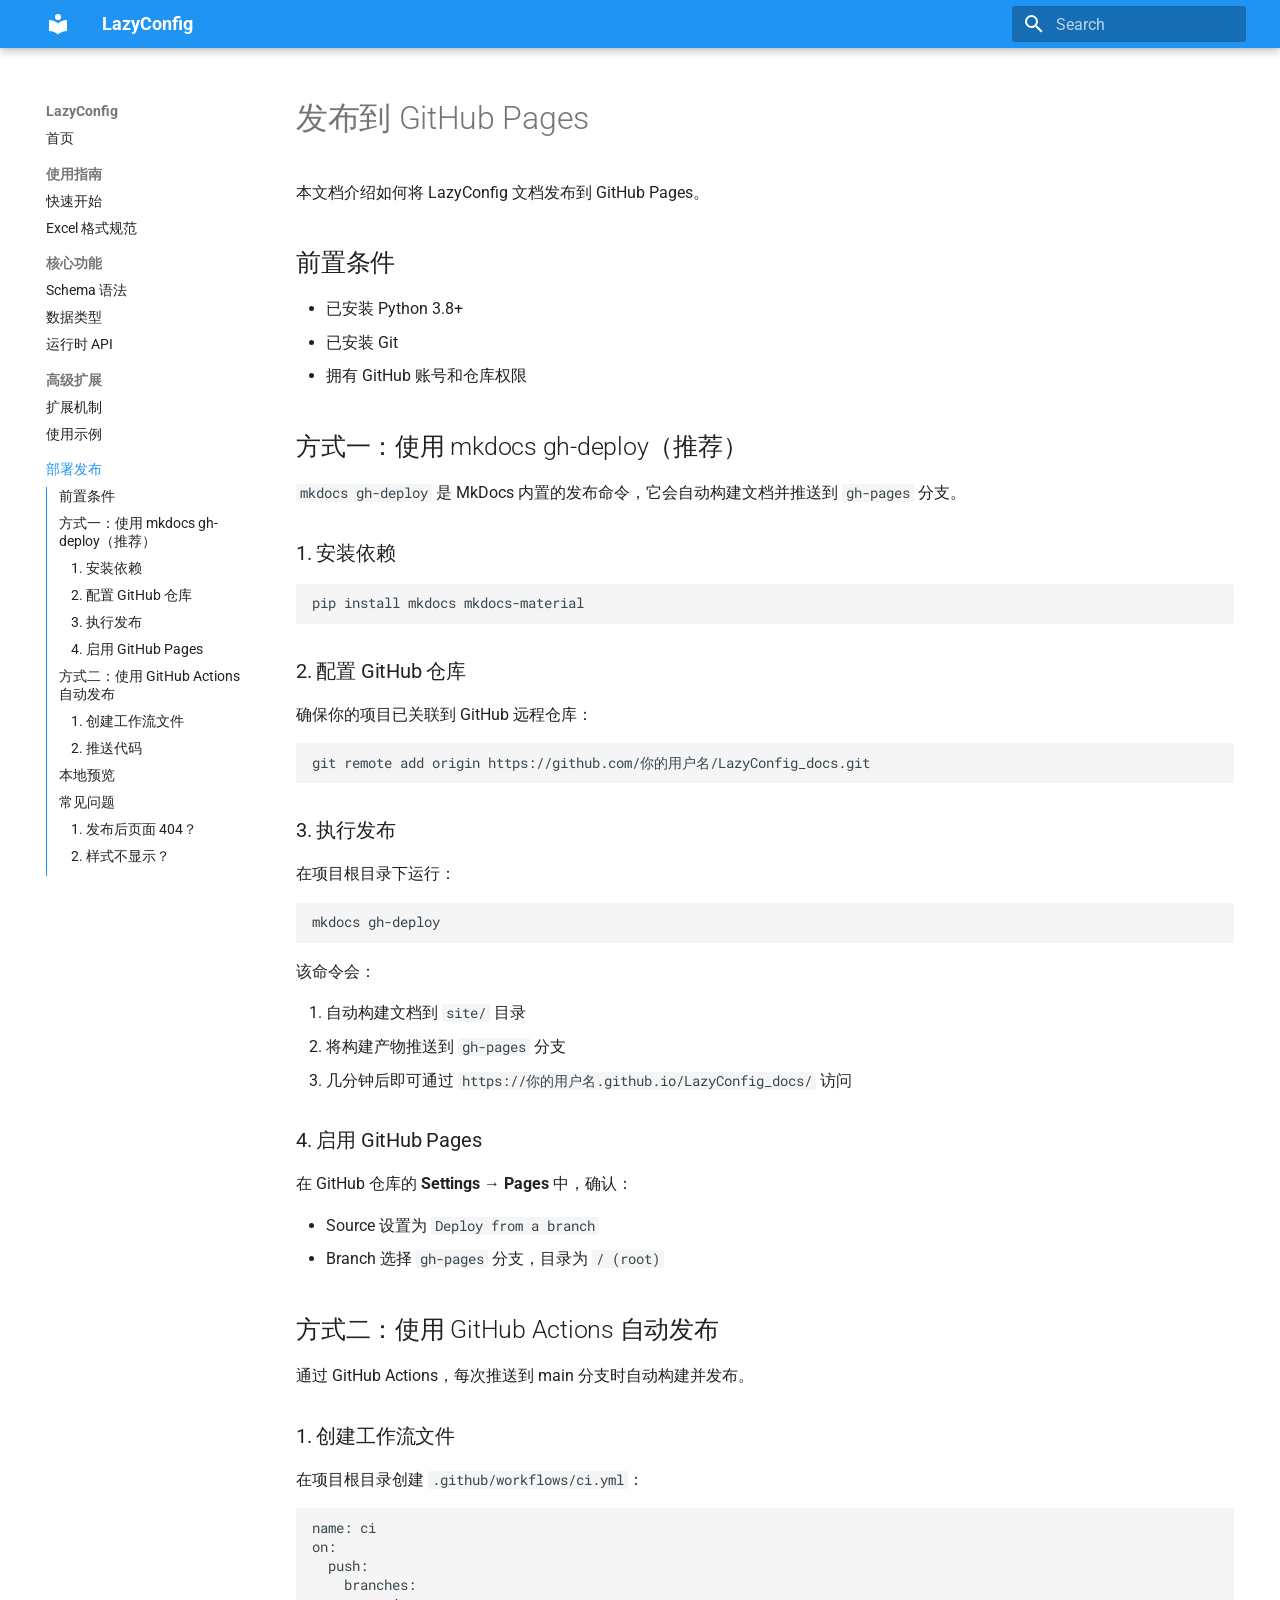
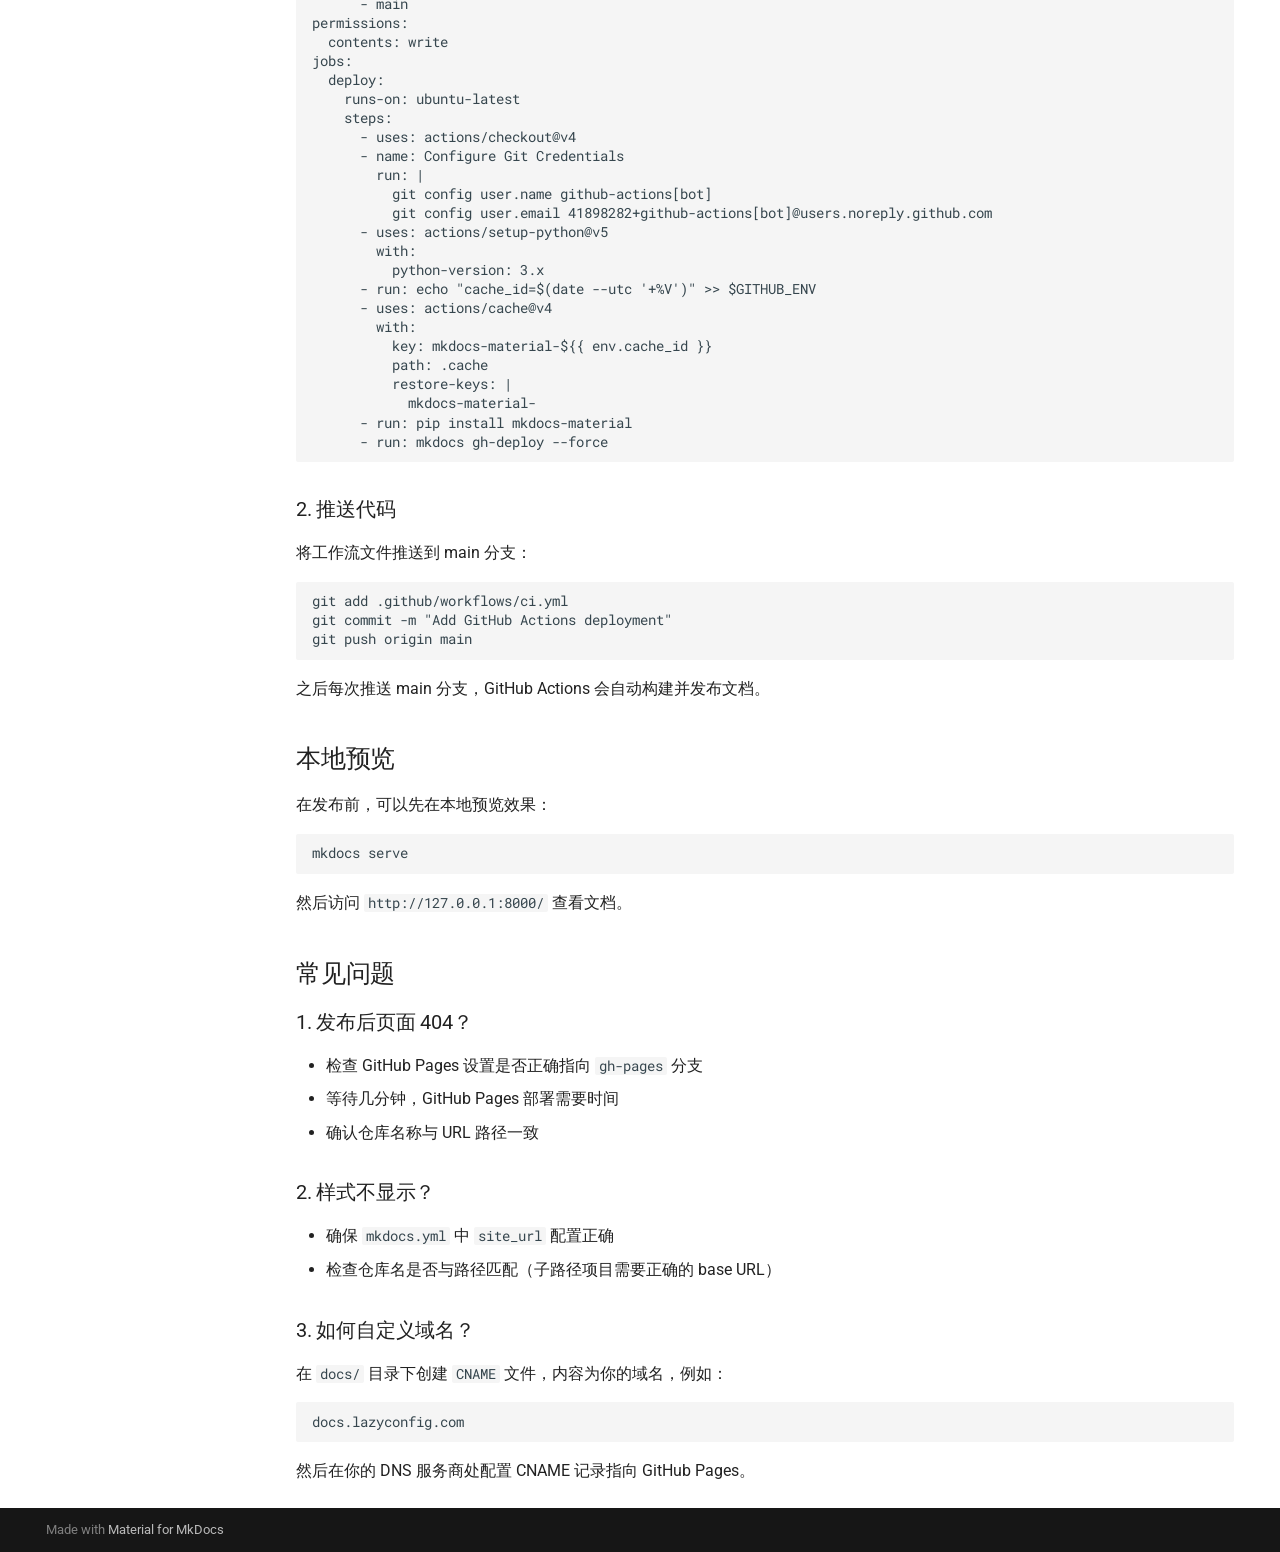
<file: deploy/index.html>
<!doctype html>
<html lang="en" class="no-js">
  <head>
    
      <meta charset="utf-8">
      <meta name="viewport" content="width=device-width,initial-scale=1">
      
        <meta name="description" content="商业级 Excel → JSON → Config 自动化配置工具，专为 Unity 游戏开发打造">
      
      
      
        <link rel="canonical" href="https://lazyconfig.github.io/deploy/">
      
      
        <link rel="prev" href="../examples/">
      
      
      
        
      
      
      <link rel="icon" href="../assets/images/favicon.png">
      <meta name="generator" content="mkdocs-1.6.1, mkdocs-material-9.7.6">
    
    
      
        <title>部署发布 - LazyConfig</title>
      
    
    
      <link rel="stylesheet" href="../assets/stylesheets/main.484c7ddc.min.css">
      
        
        <link rel="stylesheet" href="../assets/stylesheets/palette.ab4e12ef.min.css">
      
      


    
    
      
    
    
      
        
        
        <link rel="preconnect" href="https://fonts.gstatic.com" crossorigin>
        <link rel="stylesheet" href="https://fonts.googleapis.com/css?family=Roboto:300,300i,400,400i,700,700i%7CRoboto+Mono:400,400i,700,700i&display=fallback">
        <style>:root{--md-text-font:"Roboto";--md-code-font:"Roboto Mono"}</style>
      
    
    
    <script>__md_scope=new URL("..",location),__md_hash=e=>[...e].reduce(((e,_)=>(e<<5)-e+_.charCodeAt(0)),0),__md_get=(e,_=localStorage,t=__md_scope)=>JSON.parse(_.getItem(t.pathname+"."+e)),__md_set=(e,_,t=localStorage,a=__md_scope)=>{try{t.setItem(a.pathname+"."+e,JSON.stringify(_))}catch(e){}}</script>
    
      

    
    
  </head>
  
  
    
    
    
    
    
    <body dir="ltr" data-md-color-scheme="default" data-md-color-primary="blue" data-md-color-accent="cyan">
  
    
    <input class="md-toggle" data-md-toggle="drawer" type="checkbox" id="__drawer" autocomplete="off">
    <input class="md-toggle" data-md-toggle="search" type="checkbox" id="__search" autocomplete="off">
    <label class="md-overlay" for="__drawer"></label>
    <div data-md-component="skip">
      
        
        <a href="#github-pages" class="md-skip">
          Skip to content
        </a>
      
    </div>
    <div data-md-component="announce">
      
    </div>
    
    
      

  

<header class="md-header md-header--shadow" data-md-component="header">
  <nav class="md-header__inner md-grid" aria-label="Header">
    <a href=".." title="LazyConfig" class="md-header__button md-logo" aria-label="LazyConfig" data-md-component="logo">
      
  
  <svg xmlns="http://www.w3.org/2000/svg" viewBox="0 0 24 24"><path d="M12 8a3 3 0 0 0 3-3 3 3 0 0 0-3-3 3 3 0 0 0-3 3 3 3 0 0 0 3 3m0 3.54C9.64 9.35 6.5 8 3 8v11c3.5 0 6.64 1.35 9 3.54 2.36-2.19 5.5-3.54 9-3.54V8c-3.5 0-6.64 1.35-9 3.54"/></svg>

    </a>
    <label class="md-header__button md-icon" for="__drawer">
      
      <svg xmlns="http://www.w3.org/2000/svg" viewBox="0 0 24 24"><path d="M3 6h18v2H3zm0 5h18v2H3zm0 5h18v2H3z"/></svg>
    </label>
    <div class="md-header__title" data-md-component="header-title">
      <div class="md-header__ellipsis">
        <div class="md-header__topic">
          <span class="md-ellipsis">
            LazyConfig
          </span>
        </div>
        <div class="md-header__topic" data-md-component="header-topic">
          <span class="md-ellipsis">
            
              部署发布
            
          </span>
        </div>
      </div>
    </div>
    
      
    
    
    
    
      
      
        <label class="md-header__button md-icon" for="__search">
          
          <svg xmlns="http://www.w3.org/2000/svg" viewBox="0 0 24 24"><path d="M9.5 3A6.5 6.5 0 0 1 16 9.5c0 1.61-.59 3.09-1.56 4.23l.27.27h.79l5 5-1.5 1.5-5-5v-.79l-.27-.27A6.52 6.52 0 0 1 9.5 16 6.5 6.5 0 0 1 3 9.5 6.5 6.5 0 0 1 9.5 3m0 2C7 5 5 7 5 9.5S7 14 9.5 14 14 12 14 9.5 12 5 9.5 5"/></svg>
        </label>
        <div class="md-search" data-md-component="search" role="dialog">
  <label class="md-search__overlay" for="__search"></label>
  <div class="md-search__inner" role="search">
    <form class="md-search__form" name="search">
      <input type="text" class="md-search__input" name="query" aria-label="Search" placeholder="Search" autocapitalize="off" autocorrect="off" autocomplete="off" spellcheck="false" data-md-component="search-query" required>
      <label class="md-search__icon md-icon" for="__search">
        
        <svg xmlns="http://www.w3.org/2000/svg" viewBox="0 0 24 24"><path d="M9.5 3A6.5 6.5 0 0 1 16 9.5c0 1.61-.59 3.09-1.56 4.23l.27.27h.79l5 5-1.5 1.5-5-5v-.79l-.27-.27A6.52 6.52 0 0 1 9.5 16 6.5 6.5 0 0 1 3 9.5 6.5 6.5 0 0 1 9.5 3m0 2C7 5 5 7 5 9.5S7 14 9.5 14 14 12 14 9.5 12 5 9.5 5"/></svg>
        
        <svg xmlns="http://www.w3.org/2000/svg" viewBox="0 0 24 24"><path d="M20 11v2H8l5.5 5.5-1.42 1.42L4.16 12l7.92-7.92L13.5 5.5 8 11z"/></svg>
      </label>
      <nav class="md-search__options" aria-label="Search">
        
        <button type="reset" class="md-search__icon md-icon" title="Clear" aria-label="Clear" tabindex="-1">
          
          <svg xmlns="http://www.w3.org/2000/svg" viewBox="0 0 24 24"><path d="M19 6.41 17.59 5 12 10.59 6.41 5 5 6.41 10.59 12 5 17.59 6.41 19 12 13.41 17.59 19 19 17.59 13.41 12z"/></svg>
        </button>
      </nav>
      
        <div class="md-search__suggest" data-md-component="search-suggest"></div>
      
    </form>
    <div class="md-search__output">
      <div class="md-search__scrollwrap" tabindex="0" data-md-scrollfix>
        <div class="md-search-result" data-md-component="search-result">
          <div class="md-search-result__meta">
            Initializing search
          </div>
          <ol class="md-search-result__list" role="presentation"></ol>
        </div>
      </div>
    </div>
  </div>
</div>
      
    
    
  </nav>
  
</header>
    
    <div class="md-container" data-md-component="container">
      
      
        
          
        
      
      <main class="md-main" data-md-component="main">
        <div class="md-main__inner md-grid">
          
            
              
              <div class="md-sidebar md-sidebar--primary" data-md-component="sidebar" data-md-type="navigation" >
                <div class="md-sidebar__scrollwrap">
                  <div class="md-sidebar__inner">
                    



  

<nav class="md-nav md-nav--primary md-nav--integrated" aria-label="Navigation" data-md-level="0">
  <label class="md-nav__title" for="__drawer">
    <a href=".." title="LazyConfig" class="md-nav__button md-logo" aria-label="LazyConfig" data-md-component="logo">
      
  
  <svg xmlns="http://www.w3.org/2000/svg" viewBox="0 0 24 24"><path d="M12 8a3 3 0 0 0 3-3 3 3 0 0 0-3-3 3 3 0 0 0-3 3 3 3 0 0 0 3 3m0 3.54C9.64 9.35 6.5 8 3 8v11c3.5 0 6.64 1.35 9 3.54 2.36-2.19 5.5-3.54 9-3.54V8c-3.5 0-6.64 1.35-9 3.54"/></svg>

    </a>
    LazyConfig
  </label>
  
  <ul class="md-nav__list" data-md-scrollfix>
    
      
      
  
  
  
  
    <li class="md-nav__item">
      <a href=".." class="md-nav__link">
        
  
  
  <span class="md-ellipsis">
    
  
    首页
  

    
  </span>
  
  

      </a>
    </li>
  

    
      
      
  
  
  
  
    
    
      
        
      
        
      
    
    
    
      
        
        
      
    
    
    <li class="md-nav__item md-nav__item--section md-nav__item--nested">
      
        
        
          
        
        <input class="md-nav__toggle md-toggle md-toggle--indeterminate" type="checkbox" id="__nav_2" >
        
          
          <label class="md-nav__link" for="__nav_2" id="__nav_2_label" tabindex="">
            
  
  
  <span class="md-ellipsis">
    
  
    使用指南
  

    
  </span>
  
  

            <span class="md-nav__icon md-icon"></span>
          </label>
        
        <nav class="md-nav" data-md-level="1" aria-labelledby="__nav_2_label" aria-expanded="false">
          <label class="md-nav__title" for="__nav_2">
            <span class="md-nav__icon md-icon"></span>
            
  
    使用指南
  

          </label>
          <ul class="md-nav__list" data-md-scrollfix>
            
              
                
  
  
  
  
    <li class="md-nav__item">
      <a href="../getting-started/" class="md-nav__link">
        
  
  
  <span class="md-ellipsis">
    
  
    快速开始
  

    
  </span>
  
  

      </a>
    </li>
  

              
            
              
                
  
  
  
  
    <li class="md-nav__item">
      <a href="../excel-format/" class="md-nav__link">
        
  
  
  <span class="md-ellipsis">
    
  
    Excel 格式规范
  

    
  </span>
  
  

      </a>
    </li>
  

              
            
          </ul>
        </nav>
      
    </li>
  

    
      
      
  
  
  
  
    
    
      
        
      
        
      
        
      
    
    
    
      
        
        
      
    
    
    <li class="md-nav__item md-nav__item--section md-nav__item--nested">
      
        
        
          
        
        <input class="md-nav__toggle md-toggle md-toggle--indeterminate" type="checkbox" id="__nav_3" >
        
          
          <label class="md-nav__link" for="__nav_3" id="__nav_3_label" tabindex="">
            
  
  
  <span class="md-ellipsis">
    
  
    核心功能
  

    
  </span>
  
  

            <span class="md-nav__icon md-icon"></span>
          </label>
        
        <nav class="md-nav" data-md-level="1" aria-labelledby="__nav_3_label" aria-expanded="false">
          <label class="md-nav__title" for="__nav_3">
            <span class="md-nav__icon md-icon"></span>
            
  
    核心功能
  

          </label>
          <ul class="md-nav__list" data-md-scrollfix>
            
              
                
  
  
  
  
    <li class="md-nav__item">
      <a href="../schema/" class="md-nav__link">
        
  
  
  <span class="md-ellipsis">
    
  
    Schema 语法
  

    
  </span>
  
  

      </a>
    </li>
  

              
            
              
                
  
  
  
  
    <li class="md-nav__item">
      <a href="../data-types/" class="md-nav__link">
        
  
  
  <span class="md-ellipsis">
    
  
    数据类型
  

    
  </span>
  
  

      </a>
    </li>
  

              
            
              
                
  
  
  
  
    <li class="md-nav__item">
      <a href="../runtime-api/" class="md-nav__link">
        
  
  
  <span class="md-ellipsis">
    
  
    运行时 API
  

    
  </span>
  
  

      </a>
    </li>
  

              
            
          </ul>
        </nav>
      
    </li>
  

    
      
      
  
  
  
  
    
    
      
        
      
        
      
    
    
    
      
        
        
      
    
    
    <li class="md-nav__item md-nav__item--section md-nav__item--nested">
      
        
        
          
        
        <input class="md-nav__toggle md-toggle md-toggle--indeterminate" type="checkbox" id="__nav_4" >
        
          
          <label class="md-nav__link" for="__nav_4" id="__nav_4_label" tabindex="">
            
  
  
  <span class="md-ellipsis">
    
  
    高级扩展
  

    
  </span>
  
  

            <span class="md-nav__icon md-icon"></span>
          </label>
        
        <nav class="md-nav" data-md-level="1" aria-labelledby="__nav_4_label" aria-expanded="false">
          <label class="md-nav__title" for="__nav_4">
            <span class="md-nav__icon md-icon"></span>
            
  
    高级扩展
  

          </label>
          <ul class="md-nav__list" data-md-scrollfix>
            
              
                
  
  
  
  
    <li class="md-nav__item">
      <a href="../extension/" class="md-nav__link">
        
  
  
  <span class="md-ellipsis">
    
  
    扩展机制
  

    
  </span>
  
  

      </a>
    </li>
  

              
            
              
                
  
  
  
  
    <li class="md-nav__item">
      <a href="../examples/" class="md-nav__link">
        
  
  
  <span class="md-ellipsis">
    
  
    使用示例
  

    
  </span>
  
  

      </a>
    </li>
  

              
            
          </ul>
        </nav>
      
    </li>
  

    
      
      
  
  
    
  
  
  
    <li class="md-nav__item md-nav__item--active">
      
      <input class="md-nav__toggle md-toggle" type="checkbox" id="__toc">
      
      
        
      
      
        <label class="md-nav__link md-nav__link--active" for="__toc">
          
  
  
  <span class="md-ellipsis">
    
  
    部署发布
  

    
  </span>
  
  

          <span class="md-nav__icon md-icon"></span>
        </label>
      
      <a href="./" class="md-nav__link md-nav__link--active">
        
  
  
  <span class="md-ellipsis">
    
  
    部署发布
  

    
  </span>
  
  

      </a>
      
        

<nav class="md-nav md-nav--secondary" aria-label="Table of contents">
  
  
  
    
  
  
    <label class="md-nav__title" for="__toc">
      <span class="md-nav__icon md-icon"></span>
      Table of contents
    </label>
    <ul class="md-nav__list" data-md-component="toc" data-md-scrollfix>
      
        <li class="md-nav__item">
  <a href="#_1" class="md-nav__link">
    <span class="md-ellipsis">
      
        前置条件
      
    </span>
  </a>
  
</li>
      
        <li class="md-nav__item">
  <a href="#mkdocs-gh-deploy" class="md-nav__link">
    <span class="md-ellipsis">
      
        方式一：使用 mkdocs gh-deploy（推荐）
      
    </span>
  </a>
  
    <nav class="md-nav" aria-label="方式一：使用 mkdocs gh-deploy（推荐）">
      <ul class="md-nav__list">
        
          <li class="md-nav__item">
  <a href="#1" class="md-nav__link">
    <span class="md-ellipsis">
      
        1. 安装依赖
      
    </span>
  </a>
  
</li>
        
          <li class="md-nav__item">
  <a href="#2-github" class="md-nav__link">
    <span class="md-ellipsis">
      
        2. 配置 GitHub 仓库
      
    </span>
  </a>
  
</li>
        
          <li class="md-nav__item">
  <a href="#3" class="md-nav__link">
    <span class="md-ellipsis">
      
        3. 执行发布
      
    </span>
  </a>
  
</li>
        
          <li class="md-nav__item">
  <a href="#4-github-pages" class="md-nav__link">
    <span class="md-ellipsis">
      
        4. 启用 GitHub Pages
      
    </span>
  </a>
  
</li>
        
      </ul>
    </nav>
  
</li>
      
        <li class="md-nav__item">
  <a href="#github-actions" class="md-nav__link">
    <span class="md-ellipsis">
      
        方式二：使用 GitHub Actions 自动发布
      
    </span>
  </a>
  
    <nav class="md-nav" aria-label="方式二：使用 GitHub Actions 自动发布">
      <ul class="md-nav__list">
        
          <li class="md-nav__item">
  <a href="#1_1" class="md-nav__link">
    <span class="md-ellipsis">
      
        1. 创建工作流文件
      
    </span>
  </a>
  
</li>
        
          <li class="md-nav__item">
  <a href="#2" class="md-nav__link">
    <span class="md-ellipsis">
      
        2. 推送代码
      
    </span>
  </a>
  
</li>
        
      </ul>
    </nav>
  
</li>
      
        <li class="md-nav__item">
  <a href="#_2" class="md-nav__link">
    <span class="md-ellipsis">
      
        本地预览
      
    </span>
  </a>
  
</li>
      
        <li class="md-nav__item">
  <a href="#_3" class="md-nav__link">
    <span class="md-ellipsis">
      
        常见问题
      
    </span>
  </a>
  
    <nav class="md-nav" aria-label="常见问题">
      <ul class="md-nav__list">
        
          <li class="md-nav__item">
  <a href="#1-404" class="md-nav__link">
    <span class="md-ellipsis">
      
        1. 发布后页面 404？
      
    </span>
  </a>
  
</li>
        
          <li class="md-nav__item">
  <a href="#2_1" class="md-nav__link">
    <span class="md-ellipsis">
      
        2. 样式不显示？
      
    </span>
  </a>
  
</li>
        
          <li class="md-nav__item">
  <a href="#3_1" class="md-nav__link">
    <span class="md-ellipsis">
      
        3. 如何自定义域名？
      
    </span>
  </a>
  
</li>
        
      </ul>
    </nav>
  
</li>
      
    </ul>
  
</nav>
      
    </li>
  

    
  </ul>
</nav>
                  </div>
                </div>
              </div>
            
            
          
          
            <div class="md-content" data-md-component="content">
              
              <article class="md-content__inner md-typeset">
                
                  



<h1 id="github-pages">发布到 GitHub Pages<a class="headerlink" href="#github-pages" title="Permanent link">&para;</a></h1>
<p>本文档介绍如何将 LazyConfig 文档发布到 GitHub Pages。</p>
<h2 id="_1">前置条件<a class="headerlink" href="#_1" title="Permanent link">&para;</a></h2>
<ul>
<li>已安装 Python 3.8+</li>
<li>已安装 Git</li>
<li>拥有 GitHub 账号和仓库权限</li>
</ul>
<h2 id="mkdocs-gh-deploy">方式一：使用 mkdocs gh-deploy（推荐）<a class="headerlink" href="#mkdocs-gh-deploy" title="Permanent link">&para;</a></h2>
<p><code>mkdocs gh-deploy</code> 是 MkDocs 内置的发布命令，它会自动构建文档并推送到 <code>gh-pages</code> 分支。</p>
<h3 id="1">1. 安装依赖<a class="headerlink" href="#1" title="Permanent link">&para;</a></h3>
<div class="codehilite"><pre><span></span><code>pip<span class="w"> </span>install<span class="w"> </span>mkdocs<span class="w"> </span>mkdocs-material
</code></pre></div>

<h3 id="2-github">2. 配置 GitHub 仓库<a class="headerlink" href="#2-github" title="Permanent link">&para;</a></h3>
<p>确保你的项目已关联到 GitHub 远程仓库：</p>
<div class="codehilite"><pre><span></span><code>git<span class="w"> </span>remote<span class="w"> </span>add<span class="w"> </span>origin<span class="w"> </span>https://github.com/你的用户名/LazyConfig_docs.git
</code></pre></div>

<h3 id="3">3. 执行发布<a class="headerlink" href="#3" title="Permanent link">&para;</a></h3>
<p>在项目根目录下运行：</p>
<div class="codehilite"><pre><span></span><code>mkdocs<span class="w"> </span>gh-deploy
</code></pre></div>

<p>该命令会：</p>
<ol>
<li>自动构建文档到 <code>site/</code> 目录</li>
<li>将构建产物推送到 <code>gh-pages</code> 分支</li>
<li>几分钟后即可通过 <code>https://你的用户名.github.io/LazyConfig_docs/</code> 访问</li>
</ol>
<h3 id="4-github-pages">4. 启用 GitHub Pages<a class="headerlink" href="#4-github-pages" title="Permanent link">&para;</a></h3>
<p>在 GitHub 仓库的 <strong>Settings → Pages</strong> 中，确认：</p>
<ul>
<li>Source 设置为 <code>Deploy from a branch</code></li>
<li>Branch 选择 <code>gh-pages</code> 分支，目录为 <code>/ (root)</code></li>
</ul>
<h2 id="github-actions">方式二：使用 GitHub Actions 自动发布<a class="headerlink" href="#github-actions" title="Permanent link">&para;</a></h2>
<p>通过 GitHub Actions，每次推送到 main 分支时自动构建并发布。</p>
<h3 id="1_1">1. 创建工作流文件<a class="headerlink" href="#1_1" title="Permanent link">&para;</a></h3>
<p>在项目根目录创建 <code>.github/workflows/ci.yml</code>：</p>
<div class="codehilite"><pre><span></span><code><span class="nt">name</span><span class="p">:</span><span class="w"> </span><span class="l l-Scalar l-Scalar-Plain">ci</span>
<span class="nt">on</span><span class="p">:</span>
<span class="w">  </span><span class="nt">push</span><span class="p">:</span>
<span class="w">    </span><span class="nt">branches</span><span class="p">:</span>
<span class="w">      </span><span class="p p-Indicator">-</span><span class="w"> </span><span class="l l-Scalar l-Scalar-Plain">main</span>
<span class="nt">permissions</span><span class="p">:</span>
<span class="w">  </span><span class="nt">contents</span><span class="p">:</span><span class="w"> </span><span class="l l-Scalar l-Scalar-Plain">write</span>
<span class="nt">jobs</span><span class="p">:</span>
<span class="w">  </span><span class="nt">deploy</span><span class="p">:</span>
<span class="w">    </span><span class="nt">runs-on</span><span class="p">:</span><span class="w"> </span><span class="l l-Scalar l-Scalar-Plain">ubuntu-latest</span>
<span class="w">    </span><span class="nt">steps</span><span class="p">:</span>
<span class="w">      </span><span class="p p-Indicator">-</span><span class="w"> </span><span class="nt">uses</span><span class="p">:</span><span class="w"> </span><span class="l l-Scalar l-Scalar-Plain">actions/checkout@v4</span>
<span class="w">      </span><span class="p p-Indicator">-</span><span class="w"> </span><span class="nt">name</span><span class="p">:</span><span class="w"> </span><span class="l l-Scalar l-Scalar-Plain">Configure Git Credentials</span>
<span class="w">        </span><span class="nt">run</span><span class="p">:</span><span class="w"> </span><span class="p p-Indicator">|</span>
<span class="w">          </span><span class="no">git config user.name github-actions[bot]</span>
<span class="w">          </span><span class="no">git config user.email 41898282+github-actions[bot]@users.noreply.github.com</span>
<span class="w">      </span><span class="p p-Indicator">-</span><span class="w"> </span><span class="nt">uses</span><span class="p">:</span><span class="w"> </span><span class="l l-Scalar l-Scalar-Plain">actions/setup-python@v5</span>
<span class="w">        </span><span class="nt">with</span><span class="p">:</span>
<span class="w">          </span><span class="nt">python-version</span><span class="p">:</span><span class="w"> </span><span class="l l-Scalar l-Scalar-Plain">3.x</span>
<span class="w">      </span><span class="p p-Indicator">-</span><span class="w"> </span><span class="nt">run</span><span class="p">:</span><span class="w"> </span><span class="l l-Scalar l-Scalar-Plain">echo &quot;cache_id=$(date --utc &#39;+%V&#39;)&quot; &gt;&gt; $GITHUB_ENV</span>
<span class="w">      </span><span class="p p-Indicator">-</span><span class="w"> </span><span class="nt">uses</span><span class="p">:</span><span class="w"> </span><span class="l l-Scalar l-Scalar-Plain">actions/cache@v4</span>
<span class="w">        </span><span class="nt">with</span><span class="p">:</span>
<span class="w">          </span><span class="nt">key</span><span class="p">:</span><span class="w"> </span><span class="l l-Scalar l-Scalar-Plain">mkdocs-material-${{ env.cache_id }}</span>
<span class="w">          </span><span class="nt">path</span><span class="p">:</span><span class="w"> </span><span class="l l-Scalar l-Scalar-Plain">.cache</span>
<span class="w">          </span><span class="nt">restore-keys</span><span class="p">:</span><span class="w"> </span><span class="p p-Indicator">|</span>
<span class="w">            </span><span class="no">mkdocs-material-</span>
<span class="w">      </span><span class="p p-Indicator">-</span><span class="w"> </span><span class="nt">run</span><span class="p">:</span><span class="w"> </span><span class="l l-Scalar l-Scalar-Plain">pip install mkdocs-material</span>
<span class="w">      </span><span class="p p-Indicator">-</span><span class="w"> </span><span class="nt">run</span><span class="p">:</span><span class="w"> </span><span class="l l-Scalar l-Scalar-Plain">mkdocs gh-deploy --force</span>
</code></pre></div>

<h3 id="2">2. 推送代码<a class="headerlink" href="#2" title="Permanent link">&para;</a></h3>
<p>将工作流文件推送到 main 分支：</p>
<div class="codehilite"><pre><span></span><code>git<span class="w"> </span>add<span class="w"> </span>.github/workflows/ci.yml
git<span class="w"> </span>commit<span class="w"> </span>-m<span class="w"> </span><span class="s2">&quot;Add GitHub Actions deployment&quot;</span>
git<span class="w"> </span>push<span class="w"> </span>origin<span class="w"> </span>main
</code></pre></div>

<p>之后每次推送 main 分支，GitHub Actions 会自动构建并发布文档。</p>
<h2 id="_2">本地预览<a class="headerlink" href="#_2" title="Permanent link">&para;</a></h2>
<p>在发布前，可以先在本地预览效果：</p>
<div class="codehilite"><pre><span></span><code>mkdocs<span class="w"> </span>serve
</code></pre></div>

<p>然后访问 <code>http://127.0.0.1:8000/</code> 查看文档。</p>
<h2 id="_3">常见问题<a class="headerlink" href="#_3" title="Permanent link">&para;</a></h2>
<h3 id="1-404">1. 发布后页面 404？<a class="headerlink" href="#1-404" title="Permanent link">&para;</a></h3>
<ul>
<li>检查 GitHub Pages 设置是否正确指向 <code>gh-pages</code> 分支</li>
<li>等待几分钟，GitHub Pages 部署需要时间</li>
<li>确认仓库名称与 URL 路径一致</li>
</ul>
<h3 id="2_1">2. 样式不显示？<a class="headerlink" href="#2_1" title="Permanent link">&para;</a></h3>
<ul>
<li>确保 <code>mkdocs.yml</code> 中 <code>site_url</code> 配置正确</li>
<li>检查仓库名是否与路径匹配（子路径项目需要正确的 base URL）</li>
</ul>
<h3 id="3_1">3. 如何自定义域名？<a class="headerlink" href="#3_1" title="Permanent link">&para;</a></h3>
<p>在 <code>docs/</code> 目录下创建 <code>CNAME</code> 文件，内容为你的域名，例如：</p>
<div class="codehilite"><pre><span></span><code>docs.lazyconfig.com
</code></pre></div>

<p>然后在你的 DNS 服务商处配置 CNAME 记录指向 GitHub Pages。</p>












                
              </article>
            </div>
          
          
<script>var target=document.getElementById(location.hash.slice(1));target&&target.name&&(target.checked=target.name.startsWith("__tabbed_"))</script>
        </div>
        
          <button type="button" class="md-top md-icon" data-md-component="top" hidden>
  
  <svg xmlns="http://www.w3.org/2000/svg" viewBox="0 0 24 24"><path d="M13 20h-2V8l-5.5 5.5-1.42-1.42L12 4.16l7.92 7.92-1.42 1.42L13 8z"/></svg>
  Back to top
</button>
        
      </main>
      
        <footer class="md-footer">
  
  <div class="md-footer-meta md-typeset">
    <div class="md-footer-meta__inner md-grid">
      <div class="md-copyright">
  
  
    Made with
    <a href="https://squidfunk.github.io/mkdocs-material/" target="_blank" rel="noopener">
      Material for MkDocs
    </a>
  
</div>
      
    </div>
  </div>
</footer>
      
    </div>
    <div class="md-dialog" data-md-component="dialog">
      <div class="md-dialog__inner md-typeset"></div>
    </div>
    
    
    
      
      
      <script id="__config" type="application/json">{"annotate": null, "base": "..", "features": ["navigation.sidebar", "navigation.expand", "navigation.sections", "navigation.top", "toc.integrate", "search.suggest", "search.highlight", "navigation.indexes"], "search": "../assets/javascripts/workers/search.2c215733.min.js", "tags": null, "translations": {"clipboard.copied": "Copied to clipboard", "clipboard.copy": "Copy to clipboard", "search.result.more.one": "1 more on this page", "search.result.more.other": "# more on this page", "search.result.none": "No matching documents", "search.result.one": "1 matching document", "search.result.other": "# matching documents", "search.result.placeholder": "Type to start searching", "search.result.term.missing": "Missing", "select.version": "Select version"}, "version": null}</script>
    
    
      <script src="../assets/javascripts/bundle.79ae519e.min.js"></script>
      
    
  </body>
</html>
</file>
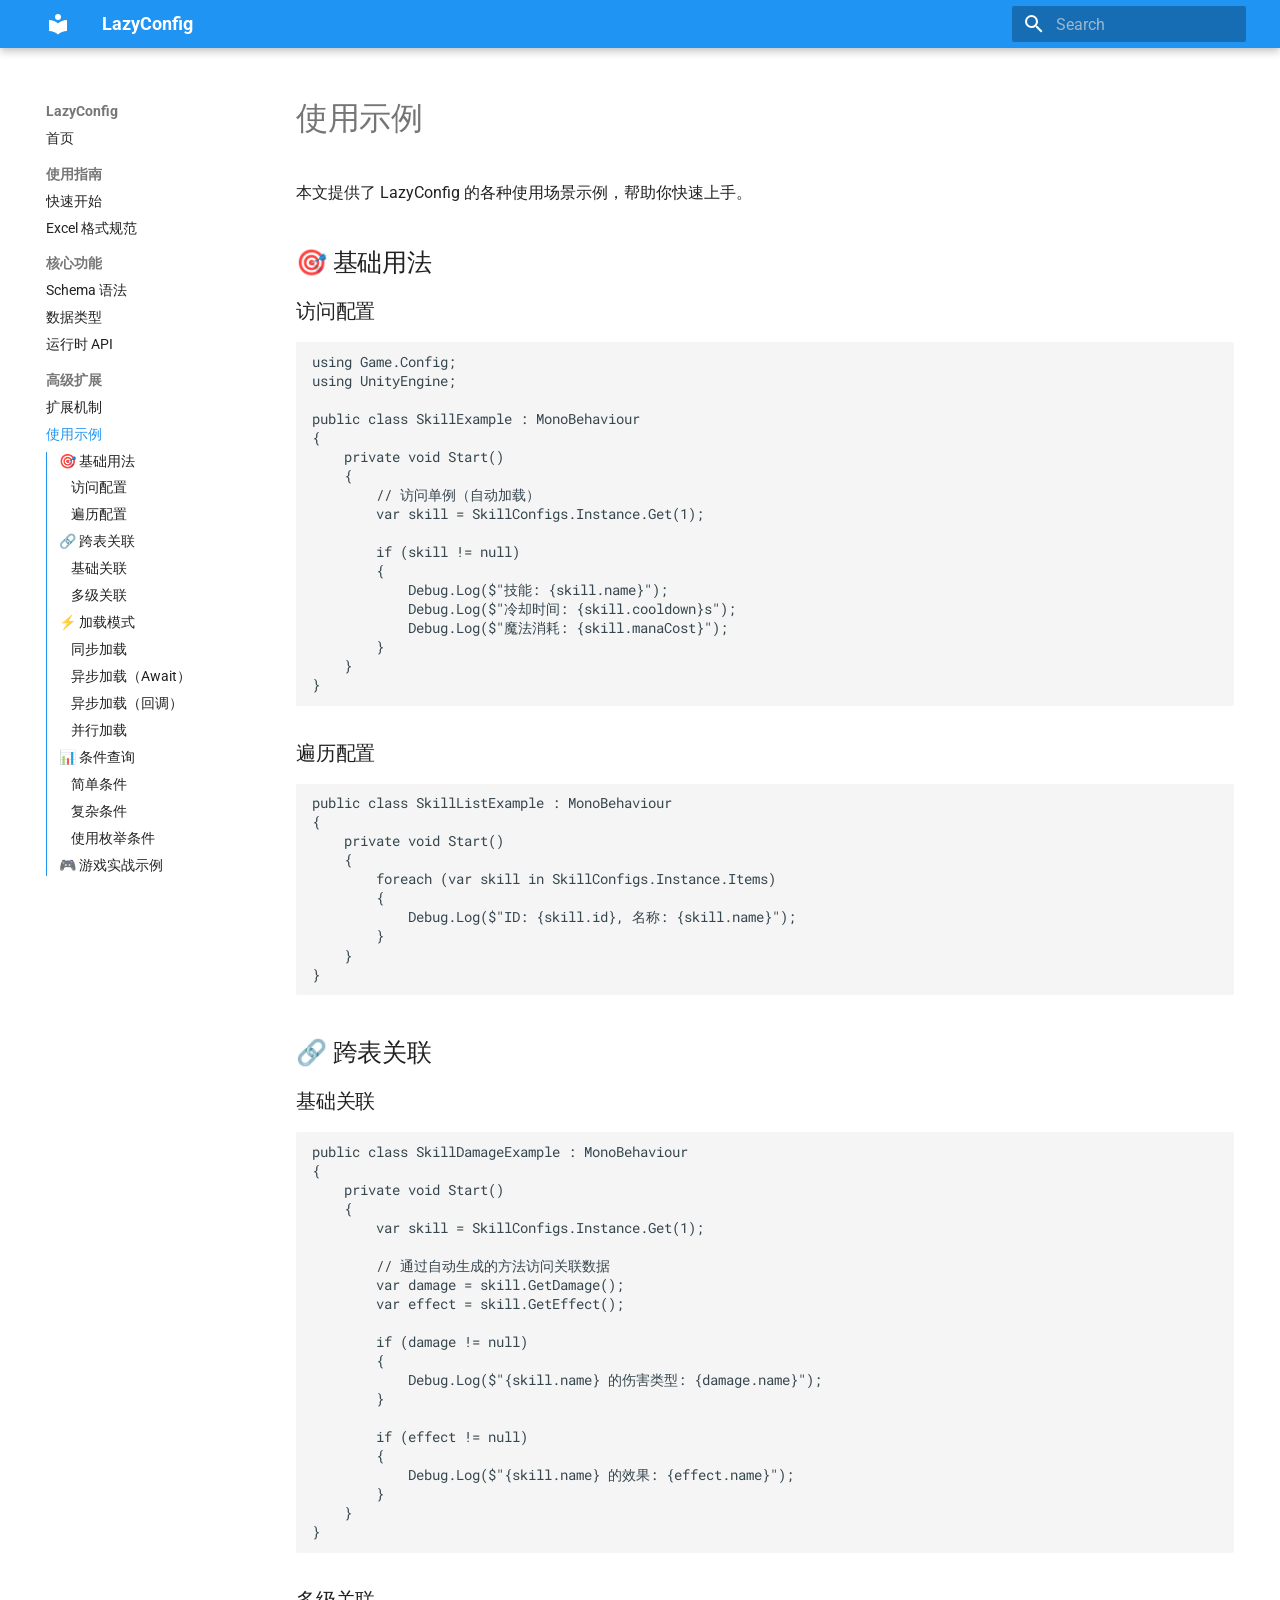
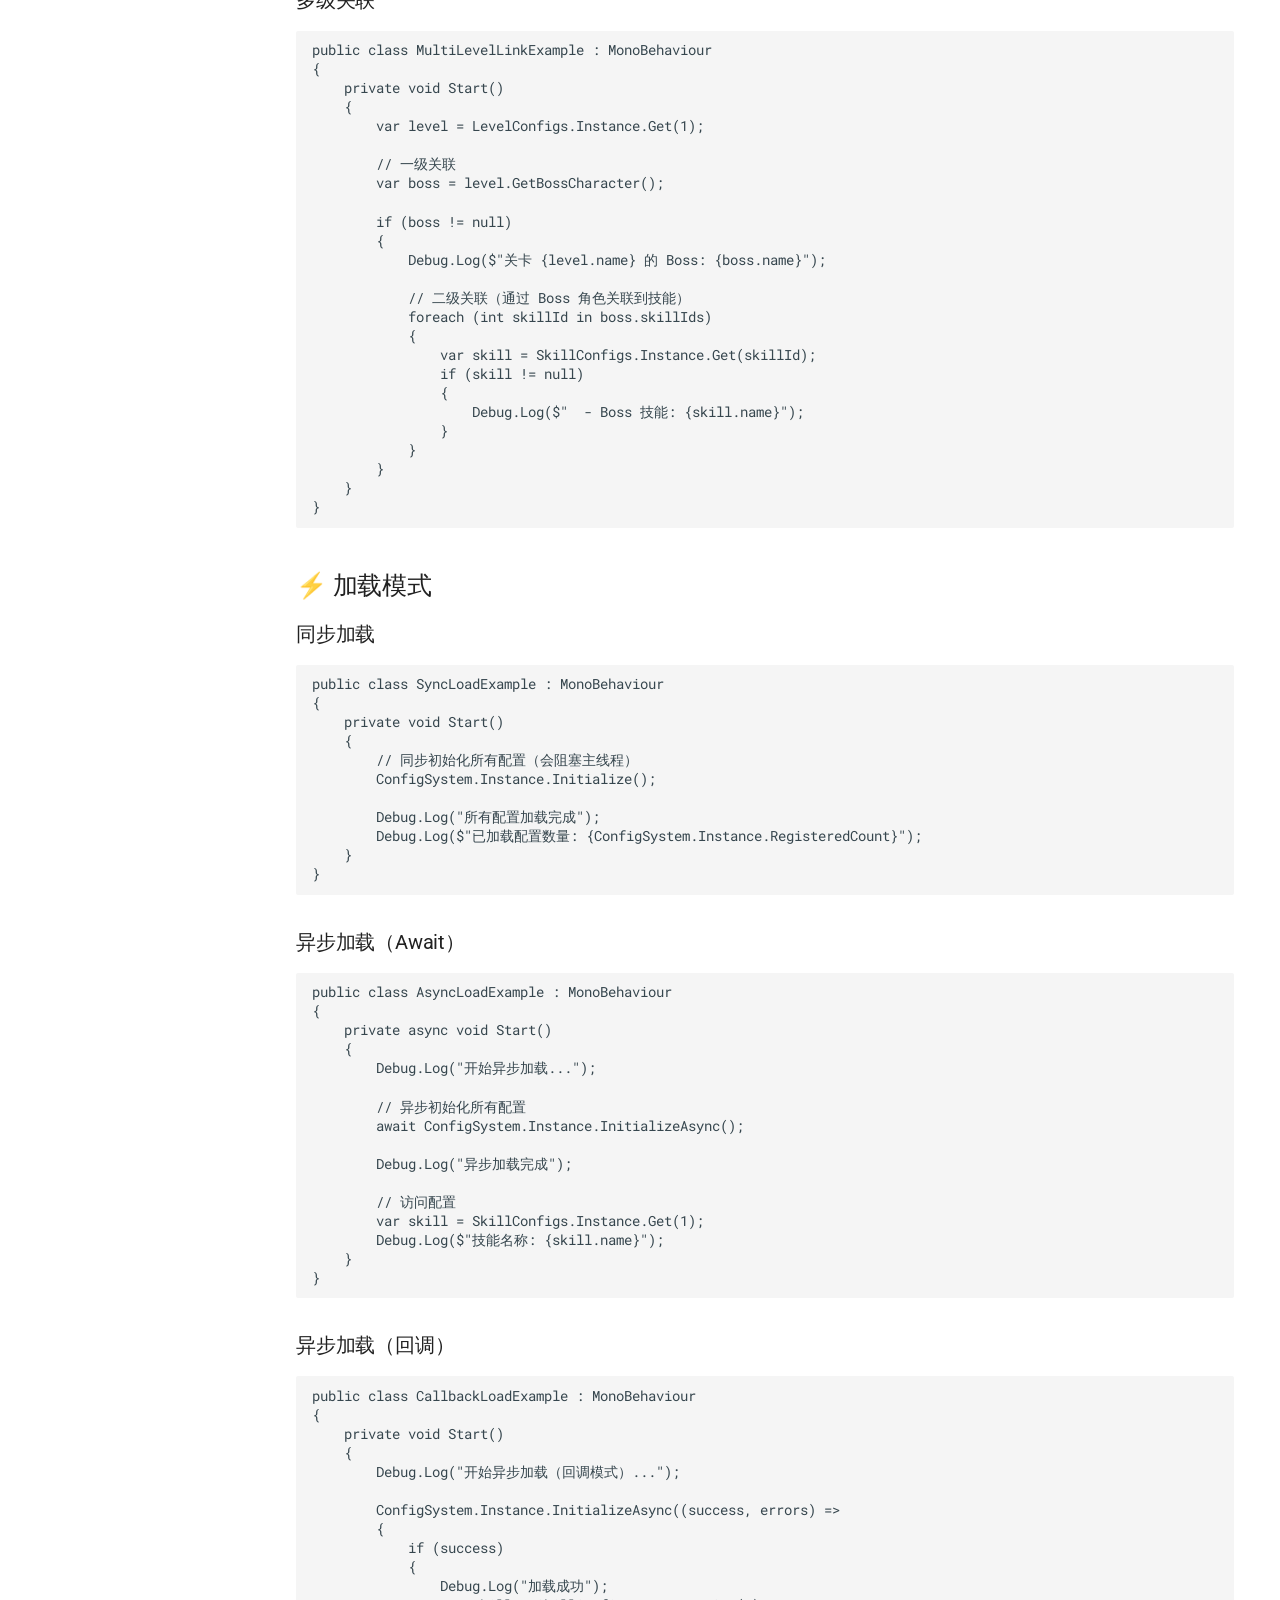
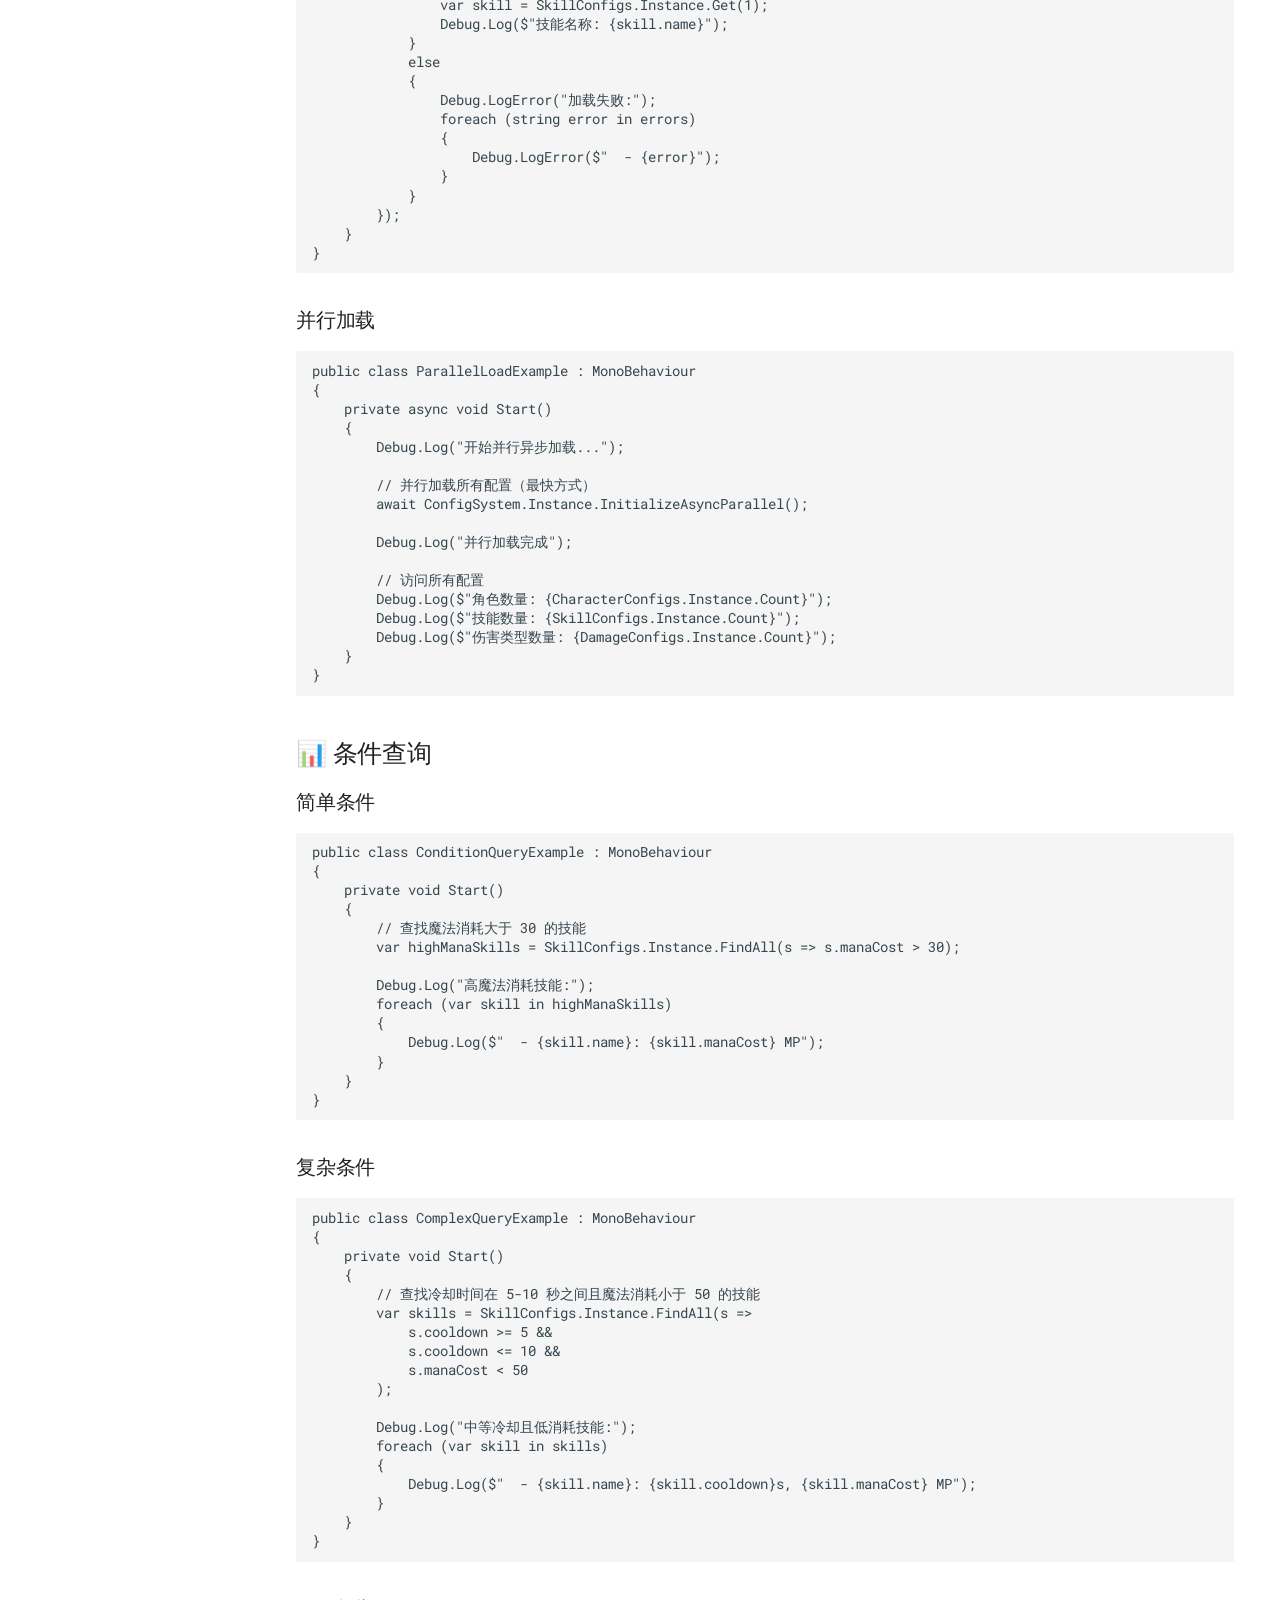
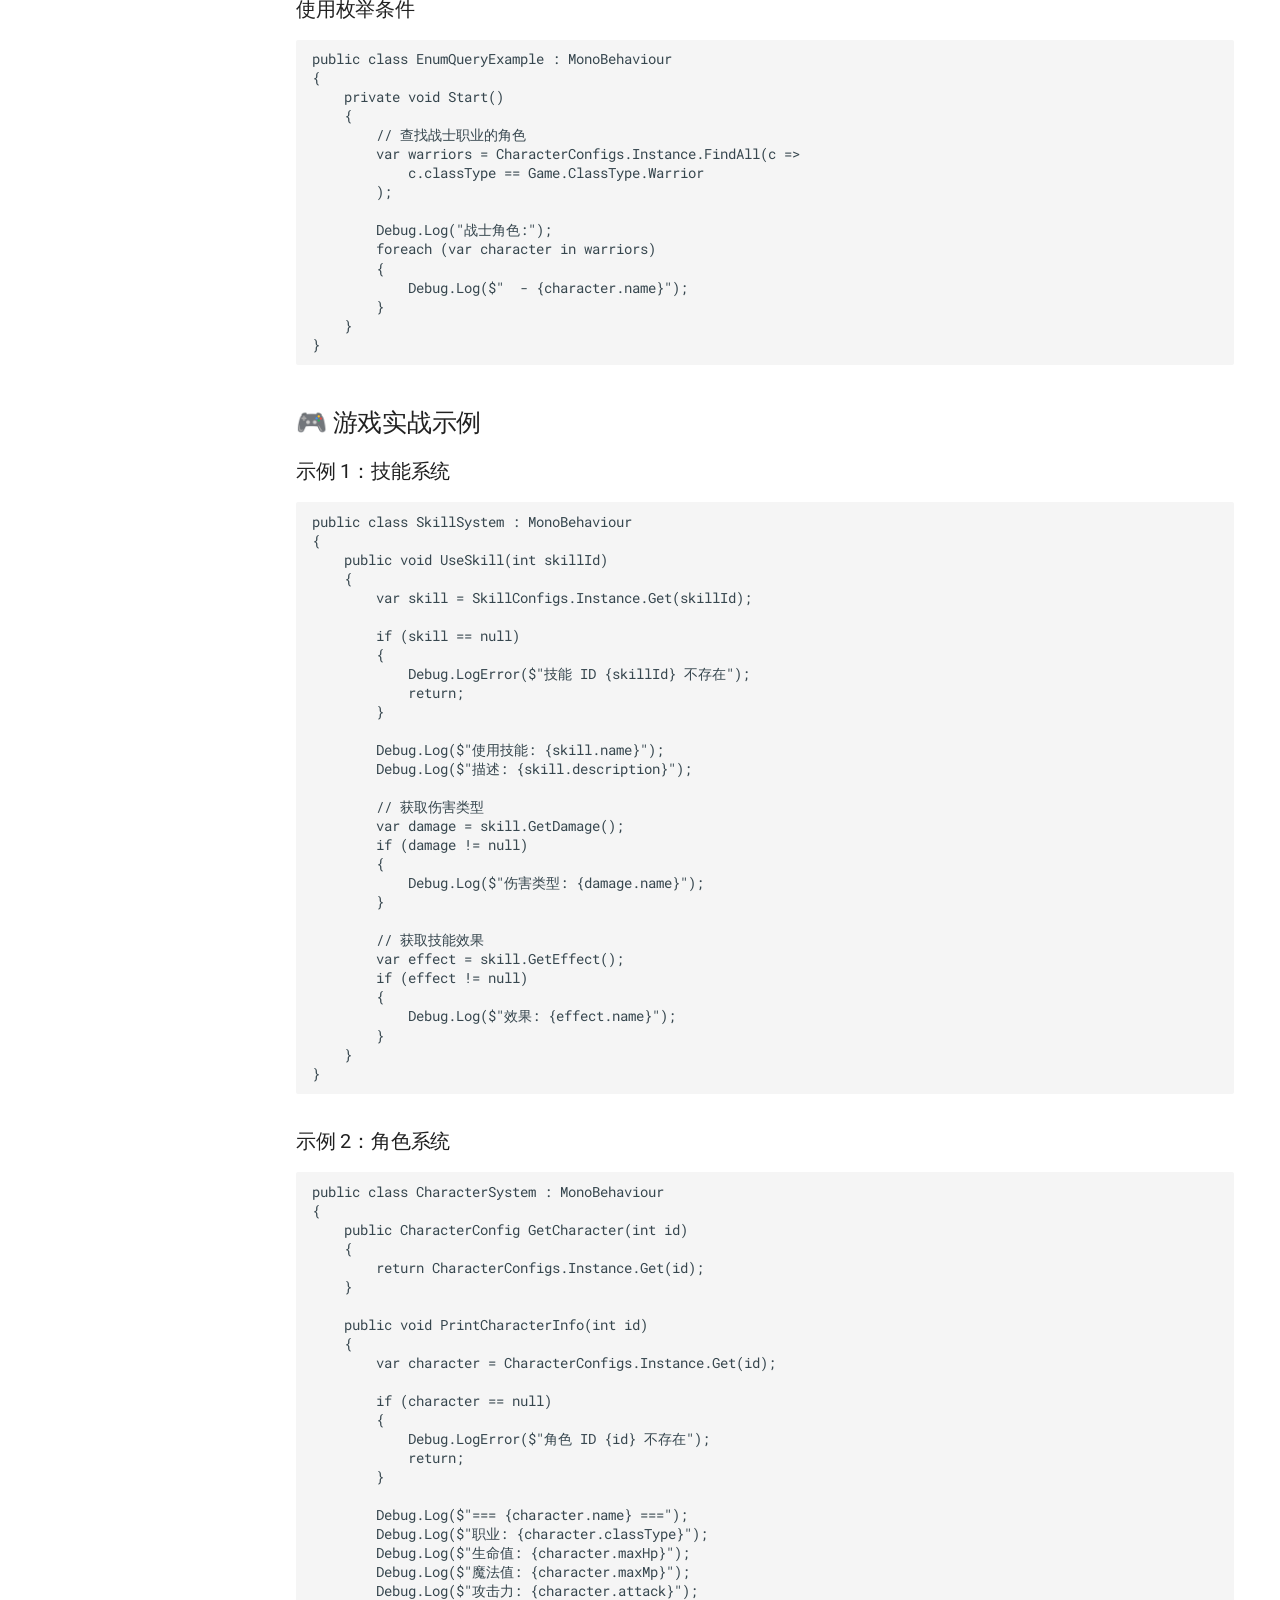
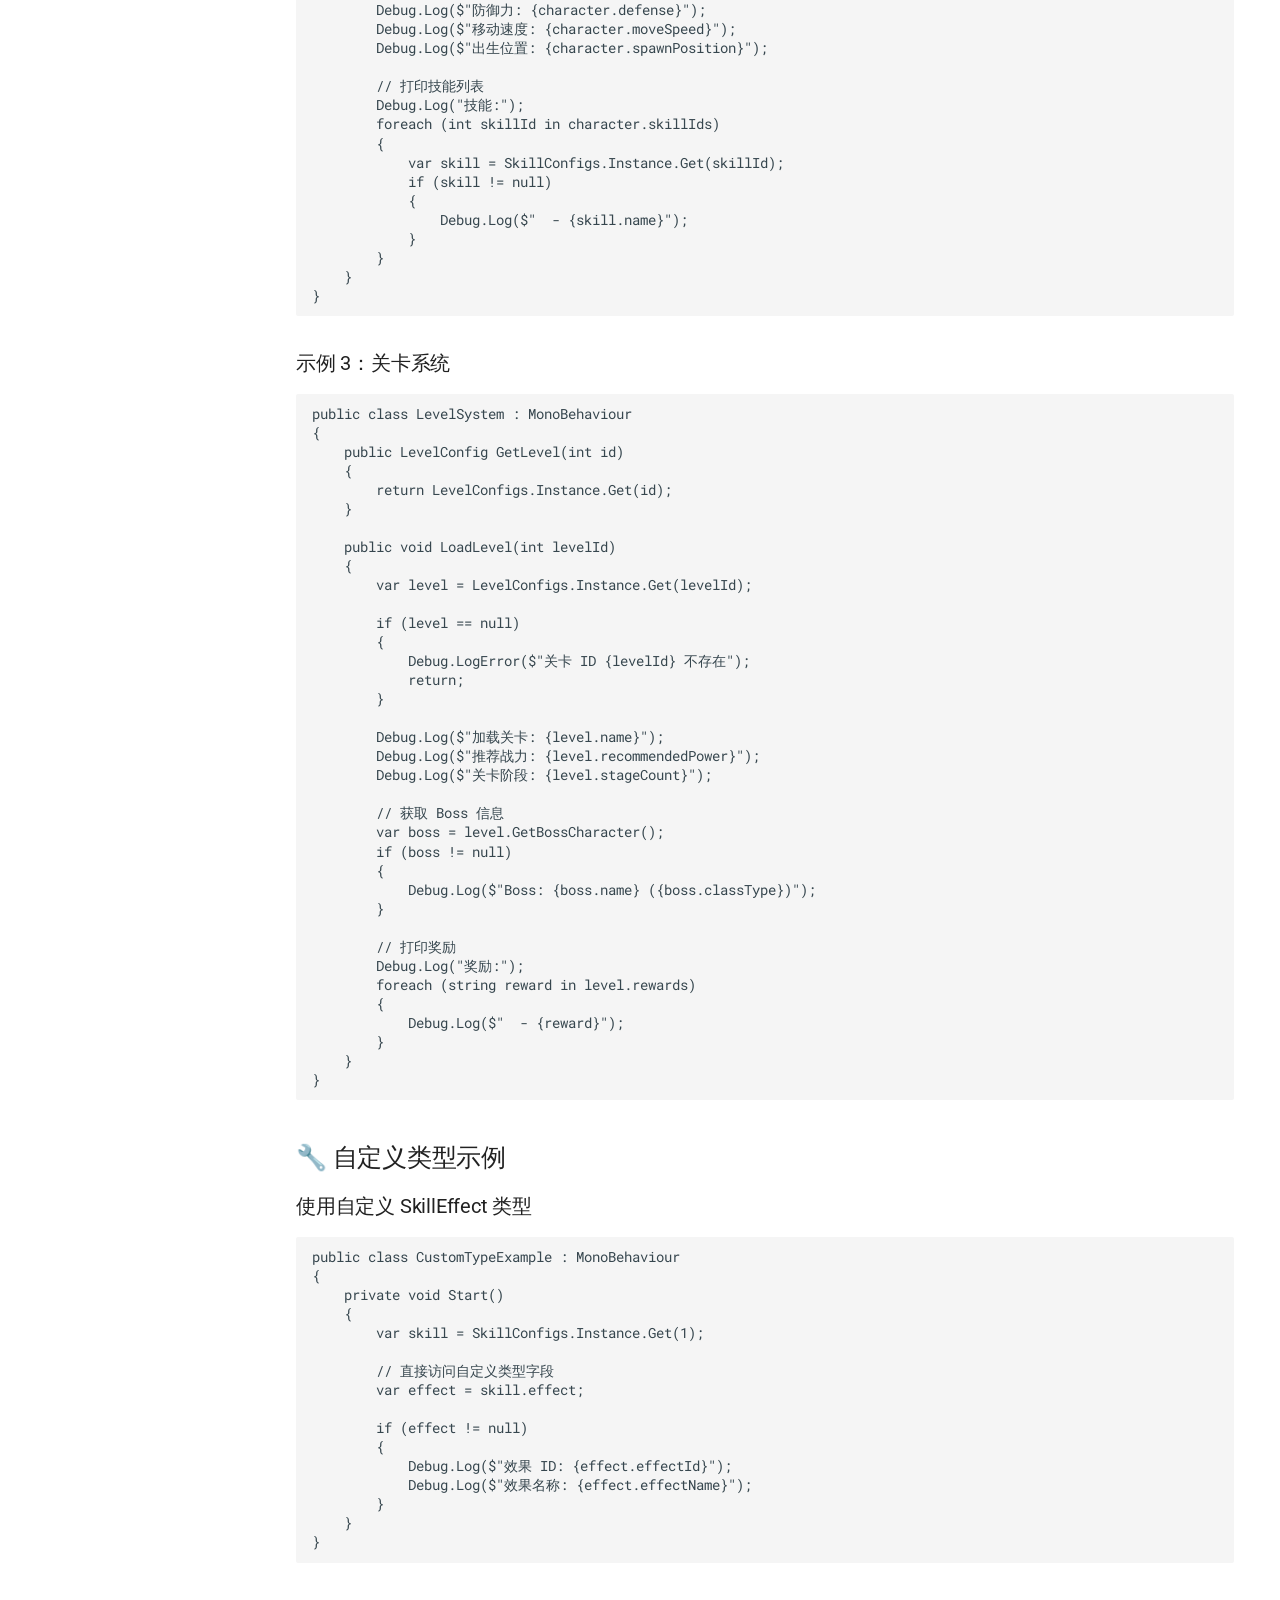
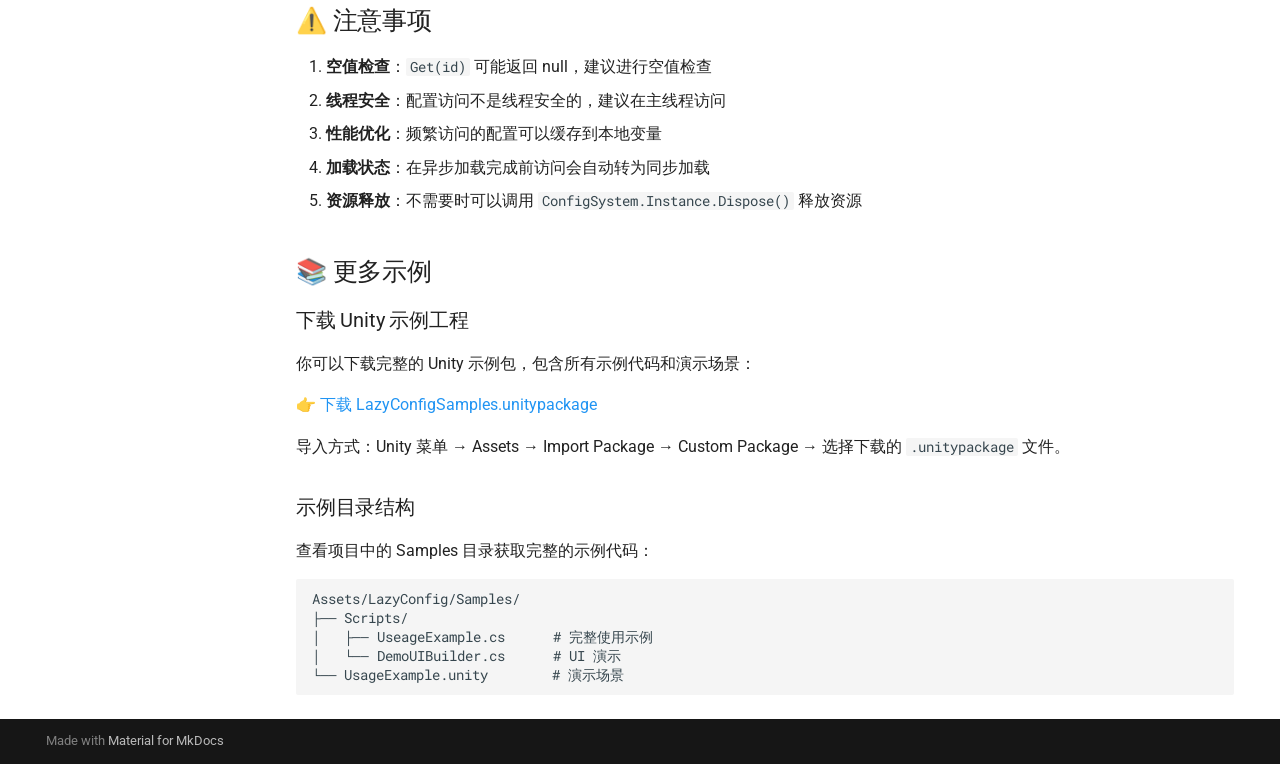
<file: examples/index.html>
<!doctype html>
<html lang="en" class="no-js">
  <head>
    
      <meta charset="utf-8">
      <meta name="viewport" content="width=device-width,initial-scale=1">
      
        <meta name="description" content="商业级 Excel → JSON → Config 自动化配置工具，专为 Unity 游戏开发打造">
      
      
      
        <link rel="canonical" href="https://lazyconfig.github.io/examples/">
      
      
        <link rel="prev" href="../extension/">
      
      
        <link rel="next" href="../deploy/">
      
      
        
      
      
      <link rel="icon" href="../assets/images/favicon.png">
      <meta name="generator" content="mkdocs-1.6.1, mkdocs-material-9.7.6">
    
    
      
        <title>使用示例 - LazyConfig</title>
      
    
    
      <link rel="stylesheet" href="../assets/stylesheets/main.484c7ddc.min.css">
      
        
        <link rel="stylesheet" href="../assets/stylesheets/palette.ab4e12ef.min.css">
      
      


    
    
      
    
    
      
        
        
        <link rel="preconnect" href="https://fonts.gstatic.com" crossorigin>
        <link rel="stylesheet" href="https://fonts.googleapis.com/css?family=Roboto:300,300i,400,400i,700,700i%7CRoboto+Mono:400,400i,700,700i&display=fallback">
        <style>:root{--md-text-font:"Roboto";--md-code-font:"Roboto Mono"}</style>
      
    
    
    <script>__md_scope=new URL("..",location),__md_hash=e=>[...e].reduce(((e,_)=>(e<<5)-e+_.charCodeAt(0)),0),__md_get=(e,_=localStorage,t=__md_scope)=>JSON.parse(_.getItem(t.pathname+"."+e)),__md_set=(e,_,t=localStorage,a=__md_scope)=>{try{t.setItem(a.pathname+"."+e,JSON.stringify(_))}catch(e){}}</script>
    
      

    
    
  </head>
  
  
    
    
    
    
    
    <body dir="ltr" data-md-color-scheme="default" data-md-color-primary="blue" data-md-color-accent="cyan">
  
    
    <input class="md-toggle" data-md-toggle="drawer" type="checkbox" id="__drawer" autocomplete="off">
    <input class="md-toggle" data-md-toggle="search" type="checkbox" id="__search" autocomplete="off">
    <label class="md-overlay" for="__drawer"></label>
    <div data-md-component="skip">
      
        
        <a href="#_1" class="md-skip">
          Skip to content
        </a>
      
    </div>
    <div data-md-component="announce">
      
    </div>
    
    
      

  

<header class="md-header md-header--shadow" data-md-component="header">
  <nav class="md-header__inner md-grid" aria-label="Header">
    <a href=".." title="LazyConfig" class="md-header__button md-logo" aria-label="LazyConfig" data-md-component="logo">
      
  
  <svg xmlns="http://www.w3.org/2000/svg" viewBox="0 0 24 24"><path d="M12 8a3 3 0 0 0 3-3 3 3 0 0 0-3-3 3 3 0 0 0-3 3 3 3 0 0 0 3 3m0 3.54C9.64 9.35 6.5 8 3 8v11c3.5 0 6.64 1.35 9 3.54 2.36-2.19 5.5-3.54 9-3.54V8c-3.5 0-6.64 1.35-9 3.54"/></svg>

    </a>
    <label class="md-header__button md-icon" for="__drawer">
      
      <svg xmlns="http://www.w3.org/2000/svg" viewBox="0 0 24 24"><path d="M3 6h18v2H3zm0 5h18v2H3zm0 5h18v2H3z"/></svg>
    </label>
    <div class="md-header__title" data-md-component="header-title">
      <div class="md-header__ellipsis">
        <div class="md-header__topic">
          <span class="md-ellipsis">
            LazyConfig
          </span>
        </div>
        <div class="md-header__topic" data-md-component="header-topic">
          <span class="md-ellipsis">
            
              使用示例
            
          </span>
        </div>
      </div>
    </div>
    
      
    
    
    
    
      
      
        <label class="md-header__button md-icon" for="__search">
          
          <svg xmlns="http://www.w3.org/2000/svg" viewBox="0 0 24 24"><path d="M9.5 3A6.5 6.5 0 0 1 16 9.5c0 1.61-.59 3.09-1.56 4.23l.27.27h.79l5 5-1.5 1.5-5-5v-.79l-.27-.27A6.52 6.52 0 0 1 9.5 16 6.5 6.5 0 0 1 3 9.5 6.5 6.5 0 0 1 9.5 3m0 2C7 5 5 7 5 9.5S7 14 9.5 14 14 12 14 9.5 12 5 9.5 5"/></svg>
        </label>
        <div class="md-search" data-md-component="search" role="dialog">
  <label class="md-search__overlay" for="__search"></label>
  <div class="md-search__inner" role="search">
    <form class="md-search__form" name="search">
      <input type="text" class="md-search__input" name="query" aria-label="Search" placeholder="Search" autocapitalize="off" autocorrect="off" autocomplete="off" spellcheck="false" data-md-component="search-query" required>
      <label class="md-search__icon md-icon" for="__search">
        
        <svg xmlns="http://www.w3.org/2000/svg" viewBox="0 0 24 24"><path d="M9.5 3A6.5 6.5 0 0 1 16 9.5c0 1.61-.59 3.09-1.56 4.23l.27.27h.79l5 5-1.5 1.5-5-5v-.79l-.27-.27A6.52 6.52 0 0 1 9.5 16 6.5 6.5 0 0 1 3 9.5 6.5 6.5 0 0 1 9.5 3m0 2C7 5 5 7 5 9.5S7 14 9.5 14 14 12 14 9.5 12 5 9.5 5"/></svg>
        
        <svg xmlns="http://www.w3.org/2000/svg" viewBox="0 0 24 24"><path d="M20 11v2H8l5.5 5.5-1.42 1.42L4.16 12l7.92-7.92L13.5 5.5 8 11z"/></svg>
      </label>
      <nav class="md-search__options" aria-label="Search">
        
        <button type="reset" class="md-search__icon md-icon" title="Clear" aria-label="Clear" tabindex="-1">
          
          <svg xmlns="http://www.w3.org/2000/svg" viewBox="0 0 24 24"><path d="M19 6.41 17.59 5 12 10.59 6.41 5 5 6.41 10.59 12 5 17.59 6.41 19 12 13.41 17.59 19 19 17.59 13.41 12z"/></svg>
        </button>
      </nav>
      
        <div class="md-search__suggest" data-md-component="search-suggest"></div>
      
    </form>
    <div class="md-search__output">
      <div class="md-search__scrollwrap" tabindex="0" data-md-scrollfix>
        <div class="md-search-result" data-md-component="search-result">
          <div class="md-search-result__meta">
            Initializing search
          </div>
          <ol class="md-search-result__list" role="presentation"></ol>
        </div>
      </div>
    </div>
  </div>
</div>
      
    
    
  </nav>
  
</header>
    
    <div class="md-container" data-md-component="container">
      
      
        
          
        
      
      <main class="md-main" data-md-component="main">
        <div class="md-main__inner md-grid">
          
            
              
              <div class="md-sidebar md-sidebar--primary" data-md-component="sidebar" data-md-type="navigation" >
                <div class="md-sidebar__scrollwrap">
                  <div class="md-sidebar__inner">
                    



  

<nav class="md-nav md-nav--primary md-nav--integrated" aria-label="Navigation" data-md-level="0">
  <label class="md-nav__title" for="__drawer">
    <a href=".." title="LazyConfig" class="md-nav__button md-logo" aria-label="LazyConfig" data-md-component="logo">
      
  
  <svg xmlns="http://www.w3.org/2000/svg" viewBox="0 0 24 24"><path d="M12 8a3 3 0 0 0 3-3 3 3 0 0 0-3-3 3 3 0 0 0-3 3 3 3 0 0 0 3 3m0 3.54C9.64 9.35 6.5 8 3 8v11c3.5 0 6.64 1.35 9 3.54 2.36-2.19 5.5-3.54 9-3.54V8c-3.5 0-6.64 1.35-9 3.54"/></svg>

    </a>
    LazyConfig
  </label>
  
  <ul class="md-nav__list" data-md-scrollfix>
    
      
      
  
  
  
  
    <li class="md-nav__item">
      <a href=".." class="md-nav__link">
        
  
  
  <span class="md-ellipsis">
    
  
    首页
  

    
  </span>
  
  

      </a>
    </li>
  

    
      
      
  
  
  
  
    
    
      
        
      
        
      
    
    
    
      
        
        
      
    
    
    <li class="md-nav__item md-nav__item--section md-nav__item--nested">
      
        
        
          
        
        <input class="md-nav__toggle md-toggle md-toggle--indeterminate" type="checkbox" id="__nav_2" >
        
          
          <label class="md-nav__link" for="__nav_2" id="__nav_2_label" tabindex="">
            
  
  
  <span class="md-ellipsis">
    
  
    使用指南
  

    
  </span>
  
  

            <span class="md-nav__icon md-icon"></span>
          </label>
        
        <nav class="md-nav" data-md-level="1" aria-labelledby="__nav_2_label" aria-expanded="false">
          <label class="md-nav__title" for="__nav_2">
            <span class="md-nav__icon md-icon"></span>
            
  
    使用指南
  

          </label>
          <ul class="md-nav__list" data-md-scrollfix>
            
              
                
  
  
  
  
    <li class="md-nav__item">
      <a href="../getting-started/" class="md-nav__link">
        
  
  
  <span class="md-ellipsis">
    
  
    快速开始
  

    
  </span>
  
  

      </a>
    </li>
  

              
            
              
                
  
  
  
  
    <li class="md-nav__item">
      <a href="../excel-format/" class="md-nav__link">
        
  
  
  <span class="md-ellipsis">
    
  
    Excel 格式规范
  

    
  </span>
  
  

      </a>
    </li>
  

              
            
          </ul>
        </nav>
      
    </li>
  

    
      
      
  
  
  
  
    
    
      
        
      
        
      
        
      
    
    
    
      
        
        
      
    
    
    <li class="md-nav__item md-nav__item--section md-nav__item--nested">
      
        
        
          
        
        <input class="md-nav__toggle md-toggle md-toggle--indeterminate" type="checkbox" id="__nav_3" >
        
          
          <label class="md-nav__link" for="__nav_3" id="__nav_3_label" tabindex="">
            
  
  
  <span class="md-ellipsis">
    
  
    核心功能
  

    
  </span>
  
  

            <span class="md-nav__icon md-icon"></span>
          </label>
        
        <nav class="md-nav" data-md-level="1" aria-labelledby="__nav_3_label" aria-expanded="false">
          <label class="md-nav__title" for="__nav_3">
            <span class="md-nav__icon md-icon"></span>
            
  
    核心功能
  

          </label>
          <ul class="md-nav__list" data-md-scrollfix>
            
              
                
  
  
  
  
    <li class="md-nav__item">
      <a href="../schema/" class="md-nav__link">
        
  
  
  <span class="md-ellipsis">
    
  
    Schema 语法
  

    
  </span>
  
  

      </a>
    </li>
  

              
            
              
                
  
  
  
  
    <li class="md-nav__item">
      <a href="../data-types/" class="md-nav__link">
        
  
  
  <span class="md-ellipsis">
    
  
    数据类型
  

    
  </span>
  
  

      </a>
    </li>
  

              
            
              
                
  
  
  
  
    <li class="md-nav__item">
      <a href="../runtime-api/" class="md-nav__link">
        
  
  
  <span class="md-ellipsis">
    
  
    运行时 API
  

    
  </span>
  
  

      </a>
    </li>
  

              
            
          </ul>
        </nav>
      
    </li>
  

    
      
      
  
  
    
  
  
  
    
    
      
        
      
        
      
    
    
    
      
        
        
      
    
    
    <li class="md-nav__item md-nav__item--active md-nav__item--section md-nav__item--nested">
      
        
        
        <input class="md-nav__toggle md-toggle " type="checkbox" id="__nav_4" checked>
        
          
          <label class="md-nav__link" for="__nav_4" id="__nav_4_label" tabindex="">
            
  
  
  <span class="md-ellipsis">
    
  
    高级扩展
  

    
  </span>
  
  

            <span class="md-nav__icon md-icon"></span>
          </label>
        
        <nav class="md-nav" data-md-level="1" aria-labelledby="__nav_4_label" aria-expanded="true">
          <label class="md-nav__title" for="__nav_4">
            <span class="md-nav__icon md-icon"></span>
            
  
    高级扩展
  

          </label>
          <ul class="md-nav__list" data-md-scrollfix>
            
              
                
  
  
  
  
    <li class="md-nav__item">
      <a href="../extension/" class="md-nav__link">
        
  
  
  <span class="md-ellipsis">
    
  
    扩展机制
  

    
  </span>
  
  

      </a>
    </li>
  

              
            
              
                
  
  
    
  
  
  
    <li class="md-nav__item md-nav__item--active">
      
      <input class="md-nav__toggle md-toggle" type="checkbox" id="__toc">
      
      
        
      
      
        <label class="md-nav__link md-nav__link--active" for="__toc">
          
  
  
  <span class="md-ellipsis">
    
  
    使用示例
  

    
  </span>
  
  

          <span class="md-nav__icon md-icon"></span>
        </label>
      
      <a href="./" class="md-nav__link md-nav__link--active">
        
  
  
  <span class="md-ellipsis">
    
  
    使用示例
  

    
  </span>
  
  

      </a>
      
        

<nav class="md-nav md-nav--secondary" aria-label="Table of contents">
  
  
  
    
  
  
    <label class="md-nav__title" for="__toc">
      <span class="md-nav__icon md-icon"></span>
      Table of contents
    </label>
    <ul class="md-nav__list" data-md-component="toc" data-md-scrollfix>
      
        <li class="md-nav__item">
  <a href="#_2" class="md-nav__link">
    <span class="md-ellipsis">
      
        🎯 基础用法
      
    </span>
  </a>
  
    <nav class="md-nav" aria-label="🎯 基础用法">
      <ul class="md-nav__list">
        
          <li class="md-nav__item">
  <a href="#_3" class="md-nav__link">
    <span class="md-ellipsis">
      
        访问配置
      
    </span>
  </a>
  
</li>
        
          <li class="md-nav__item">
  <a href="#_4" class="md-nav__link">
    <span class="md-ellipsis">
      
        遍历配置
      
    </span>
  </a>
  
</li>
        
      </ul>
    </nav>
  
</li>
      
        <li class="md-nav__item">
  <a href="#_5" class="md-nav__link">
    <span class="md-ellipsis">
      
        🔗 跨表关联
      
    </span>
  </a>
  
    <nav class="md-nav" aria-label="🔗 跨表关联">
      <ul class="md-nav__list">
        
          <li class="md-nav__item">
  <a href="#_6" class="md-nav__link">
    <span class="md-ellipsis">
      
        基础关联
      
    </span>
  </a>
  
</li>
        
          <li class="md-nav__item">
  <a href="#_7" class="md-nav__link">
    <span class="md-ellipsis">
      
        多级关联
      
    </span>
  </a>
  
</li>
        
      </ul>
    </nav>
  
</li>
      
        <li class="md-nav__item">
  <a href="#_8" class="md-nav__link">
    <span class="md-ellipsis">
      
        ⚡ 加载模式
      
    </span>
  </a>
  
    <nav class="md-nav" aria-label="⚡ 加载模式">
      <ul class="md-nav__list">
        
          <li class="md-nav__item">
  <a href="#_9" class="md-nav__link">
    <span class="md-ellipsis">
      
        同步加载
      
    </span>
  </a>
  
</li>
        
          <li class="md-nav__item">
  <a href="#await" class="md-nav__link">
    <span class="md-ellipsis">
      
        异步加载（Await）
      
    </span>
  </a>
  
</li>
        
          <li class="md-nav__item">
  <a href="#_10" class="md-nav__link">
    <span class="md-ellipsis">
      
        异步加载（回调）
      
    </span>
  </a>
  
</li>
        
          <li class="md-nav__item">
  <a href="#_11" class="md-nav__link">
    <span class="md-ellipsis">
      
        并行加载
      
    </span>
  </a>
  
</li>
        
      </ul>
    </nav>
  
</li>
      
        <li class="md-nav__item">
  <a href="#_12" class="md-nav__link">
    <span class="md-ellipsis">
      
        📊 条件查询
      
    </span>
  </a>
  
    <nav class="md-nav" aria-label="📊 条件查询">
      <ul class="md-nav__list">
        
          <li class="md-nav__item">
  <a href="#_13" class="md-nav__link">
    <span class="md-ellipsis">
      
        简单条件
      
    </span>
  </a>
  
</li>
        
          <li class="md-nav__item">
  <a href="#_14" class="md-nav__link">
    <span class="md-ellipsis">
      
        复杂条件
      
    </span>
  </a>
  
</li>
        
          <li class="md-nav__item">
  <a href="#_15" class="md-nav__link">
    <span class="md-ellipsis">
      
        使用枚举条件
      
    </span>
  </a>
  
</li>
        
      </ul>
    </nav>
  
</li>
      
        <li class="md-nav__item">
  <a href="#_16" class="md-nav__link">
    <span class="md-ellipsis">
      
        🎮 游戏实战示例
      
    </span>
  </a>
  
    <nav class="md-nav" aria-label="🎮 游戏实战示例">
      <ul class="md-nav__list">
        
          <li class="md-nav__item">
  <a href="#1" class="md-nav__link">
    <span class="md-ellipsis">
      
        示例 1：技能系统
      
    </span>
  </a>
  
</li>
        
          <li class="md-nav__item">
  <a href="#2" class="md-nav__link">
    <span class="md-ellipsis">
      
        示例 2：角色系统
      
    </span>
  </a>
  
</li>
        
          <li class="md-nav__item">
  <a href="#3" class="md-nav__link">
    <span class="md-ellipsis">
      
        示例 3：关卡系统
      
    </span>
  </a>
  
</li>
        
      </ul>
    </nav>
  
</li>
      
        <li class="md-nav__item">
  <a href="#_17" class="md-nav__link">
    <span class="md-ellipsis">
      
        🔧 自定义类型示例
      
    </span>
  </a>
  
    <nav class="md-nav" aria-label="🔧 自定义类型示例">
      <ul class="md-nav__list">
        
          <li class="md-nav__item">
  <a href="#skilleffect" class="md-nav__link">
    <span class="md-ellipsis">
      
        使用自定义 SkillEffect 类型
      
    </span>
  </a>
  
</li>
        
      </ul>
    </nav>
  
</li>
      
        <li class="md-nav__item">
  <a href="#_18" class="md-nav__link">
    <span class="md-ellipsis">
      
        ⚠️ 注意事项
      
    </span>
  </a>
  
</li>
      
        <li class="md-nav__item">
  <a href="#_19" class="md-nav__link">
    <span class="md-ellipsis">
      
        📚 更多示例
      
    </span>
  </a>
  
    <nav class="md-nav" aria-label="📚 更多示例">
      <ul class="md-nav__list">
        
          <li class="md-nav__item">
  <a href="#unity" class="md-nav__link">
    <span class="md-ellipsis">
      
        下载 Unity 示例工程
      
    </span>
  </a>
  
</li>
        
          <li class="md-nav__item">
  <a href="#_20" class="md-nav__link">
    <span class="md-ellipsis">
      
        示例目录结构
      
    </span>
  </a>
  
</li>
        
      </ul>
    </nav>
  
</li>
      
    </ul>
  
</nav>
      
    </li>
  

              
            
          </ul>
        </nav>
      
    </li>
  

    
      
      
  
  
  
  
    <li class="md-nav__item">
      <a href="../deploy/" class="md-nav__link">
        
  
  
  <span class="md-ellipsis">
    
  
    部署发布
  

    
  </span>
  
  

      </a>
    </li>
  

    
  </ul>
</nav>
                  </div>
                </div>
              </div>
            
            
          
          
            <div class="md-content" data-md-component="content">
              
              <article class="md-content__inner md-typeset">
                
                  



<h1 id="_1">使用示例<a class="headerlink" href="#_1" title="Permanent link">&para;</a></h1>
<p>本文提供了 LazyConfig 的各种使用场景示例，帮助你快速上手。</p>
<h2 id="_2">🎯 基础用法<a class="headerlink" href="#_2" title="Permanent link">&para;</a></h2>
<h3 id="_3">访问配置<a class="headerlink" href="#_3" title="Permanent link">&para;</a></h3>
<div class="codehilite"><pre><span></span><code><span class="k">using</span><span class="w"> </span><span class="nn">Game.Config</span><span class="p">;</span>
<span class="k">using</span><span class="w"> </span><span class="nn">UnityEngine</span><span class="p">;</span>

<span class="k">public</span><span class="w"> </span><span class="k">class</span><span class="w"> </span><span class="nc">SkillExample</span><span class="w"> </span><span class="p">:</span><span class="w"> </span><span class="n">MonoBehaviour</span>
<span class="p">{</span>
<span class="w">    </span><span class="k">private</span><span class="w"> </span><span class="k">void</span><span class="w"> </span><span class="nf">Start</span><span class="p">()</span>
<span class="w">    </span><span class="p">{</span>
<span class="w">        </span><span class="c1">// 访问单例（自动加载）</span>
<span class="w">        </span><span class="kt">var</span><span class="w"> </span><span class="n">skill</span><span class="w"> </span><span class="o">=</span><span class="w"> </span><span class="n">SkillConfigs</span><span class="p">.</span><span class="n">Instance</span><span class="p">.</span><span class="n">Get</span><span class="p">(</span><span class="mi">1</span><span class="p">);</span>

<span class="w">        </span><span class="k">if</span><span class="w"> </span><span class="p">(</span><span class="n">skill</span><span class="w"> </span><span class="o">!=</span><span class="w"> </span><span class="k">null</span><span class="p">)</span>
<span class="w">        </span><span class="p">{</span>
<span class="w">            </span><span class="n">Debug</span><span class="p">.</span><span class="n">Log</span><span class="p">(</span><span class="s">$&quot;技能: {skill.name}&quot;</span><span class="p">);</span>
<span class="w">            </span><span class="n">Debug</span><span class="p">.</span><span class="n">Log</span><span class="p">(</span><span class="s">$&quot;冷却时间: {skill.cooldown}s&quot;</span><span class="p">);</span>
<span class="w">            </span><span class="n">Debug</span><span class="p">.</span><span class="n">Log</span><span class="p">(</span><span class="s">$&quot;魔法消耗: {skill.manaCost}&quot;</span><span class="p">);</span>
<span class="w">        </span><span class="p">}</span>
<span class="w">    </span><span class="p">}</span>
<span class="p">}</span>
</code></pre></div>

<h3 id="_4">遍历配置<a class="headerlink" href="#_4" title="Permanent link">&para;</a></h3>
<div class="codehilite"><pre><span></span><code><span class="k">public</span><span class="w"> </span><span class="k">class</span><span class="w"> </span><span class="nc">SkillListExample</span><span class="w"> </span><span class="p">:</span><span class="w"> </span><span class="n">MonoBehaviour</span>
<span class="p">{</span>
<span class="w">    </span><span class="k">private</span><span class="w"> </span><span class="k">void</span><span class="w"> </span><span class="nf">Start</span><span class="p">()</span>
<span class="w">    </span><span class="p">{</span>
<span class="w">        </span><span class="k">foreach</span><span class="w"> </span><span class="p">(</span><span class="kt">var</span><span class="w"> </span><span class="n">skill</span><span class="w"> </span><span class="k">in</span><span class="w"> </span><span class="n">SkillConfigs</span><span class="p">.</span><span class="n">Instance</span><span class="p">.</span><span class="n">Items</span><span class="p">)</span>
<span class="w">        </span><span class="p">{</span>
<span class="w">            </span><span class="n">Debug</span><span class="p">.</span><span class="n">Log</span><span class="p">(</span><span class="s">$&quot;ID: {skill.id}, 名称: {skill.name}&quot;</span><span class="p">);</span>
<span class="w">        </span><span class="p">}</span>
<span class="w">    </span><span class="p">}</span>
<span class="p">}</span>
</code></pre></div>

<h2 id="_5">🔗 跨表关联<a class="headerlink" href="#_5" title="Permanent link">&para;</a></h2>
<h3 id="_6">基础关联<a class="headerlink" href="#_6" title="Permanent link">&para;</a></h3>
<div class="codehilite"><pre><span></span><code><span class="k">public</span><span class="w"> </span><span class="k">class</span><span class="w"> </span><span class="nc">SkillDamageExample</span><span class="w"> </span><span class="p">:</span><span class="w"> </span><span class="n">MonoBehaviour</span>
<span class="p">{</span>
<span class="w">    </span><span class="k">private</span><span class="w"> </span><span class="k">void</span><span class="w"> </span><span class="nf">Start</span><span class="p">()</span>
<span class="w">    </span><span class="p">{</span>
<span class="w">        </span><span class="kt">var</span><span class="w"> </span><span class="n">skill</span><span class="w"> </span><span class="o">=</span><span class="w"> </span><span class="n">SkillConfigs</span><span class="p">.</span><span class="n">Instance</span><span class="p">.</span><span class="n">Get</span><span class="p">(</span><span class="mi">1</span><span class="p">);</span>

<span class="w">        </span><span class="c1">// 通过自动生成的方法访问关联数据</span>
<span class="w">        </span><span class="kt">var</span><span class="w"> </span><span class="n">damage</span><span class="w"> </span><span class="o">=</span><span class="w"> </span><span class="n">skill</span><span class="p">.</span><span class="n">GetDamage</span><span class="p">();</span>
<span class="w">        </span><span class="kt">var</span><span class="w"> </span><span class="n">effect</span><span class="w"> </span><span class="o">=</span><span class="w"> </span><span class="n">skill</span><span class="p">.</span><span class="n">GetEffect</span><span class="p">();</span>

<span class="w">        </span><span class="k">if</span><span class="w"> </span><span class="p">(</span><span class="n">damage</span><span class="w"> </span><span class="o">!=</span><span class="w"> </span><span class="k">null</span><span class="p">)</span>
<span class="w">        </span><span class="p">{</span>
<span class="w">            </span><span class="n">Debug</span><span class="p">.</span><span class="n">Log</span><span class="p">(</span><span class="s">$&quot;{skill.name} 的伤害类型: {damage.name}&quot;</span><span class="p">);</span>
<span class="w">        </span><span class="p">}</span>

<span class="w">        </span><span class="k">if</span><span class="w"> </span><span class="p">(</span><span class="n">effect</span><span class="w"> </span><span class="o">!=</span><span class="w"> </span><span class="k">null</span><span class="p">)</span>
<span class="w">        </span><span class="p">{</span>
<span class="w">            </span><span class="n">Debug</span><span class="p">.</span><span class="n">Log</span><span class="p">(</span><span class="s">$&quot;{skill.name} 的效果: {effect.name}&quot;</span><span class="p">);</span>
<span class="w">        </span><span class="p">}</span>
<span class="w">    </span><span class="p">}</span>
<span class="p">}</span>
</code></pre></div>

<h3 id="_7">多级关联<a class="headerlink" href="#_7" title="Permanent link">&para;</a></h3>
<div class="codehilite"><pre><span></span><code><span class="k">public</span><span class="w"> </span><span class="k">class</span><span class="w"> </span><span class="nc">MultiLevelLinkExample</span><span class="w"> </span><span class="p">:</span><span class="w"> </span><span class="n">MonoBehaviour</span>
<span class="p">{</span>
<span class="w">    </span><span class="k">private</span><span class="w"> </span><span class="k">void</span><span class="w"> </span><span class="nf">Start</span><span class="p">()</span>
<span class="w">    </span><span class="p">{</span>
<span class="w">        </span><span class="kt">var</span><span class="w"> </span><span class="n">level</span><span class="w"> </span><span class="o">=</span><span class="w"> </span><span class="n">LevelConfigs</span><span class="p">.</span><span class="n">Instance</span><span class="p">.</span><span class="n">Get</span><span class="p">(</span><span class="mi">1</span><span class="p">);</span>

<span class="w">        </span><span class="c1">// 一级关联</span>
<span class="w">        </span><span class="kt">var</span><span class="w"> </span><span class="n">boss</span><span class="w"> </span><span class="o">=</span><span class="w"> </span><span class="n">level</span><span class="p">.</span><span class="n">GetBossCharacter</span><span class="p">();</span>

<span class="w">        </span><span class="k">if</span><span class="w"> </span><span class="p">(</span><span class="n">boss</span><span class="w"> </span><span class="o">!=</span><span class="w"> </span><span class="k">null</span><span class="p">)</span>
<span class="w">        </span><span class="p">{</span>
<span class="w">            </span><span class="n">Debug</span><span class="p">.</span><span class="n">Log</span><span class="p">(</span><span class="s">$&quot;关卡 {level.name} 的 Boss: {boss.name}&quot;</span><span class="p">);</span>

<span class="w">            </span><span class="c1">// 二级关联（通过 Boss 角色关联到技能）</span>
<span class="w">            </span><span class="k">foreach</span><span class="w"> </span><span class="p">(</span><span class="kt">int</span><span class="w"> </span><span class="n">skillId</span><span class="w"> </span><span class="k">in</span><span class="w"> </span><span class="n">boss</span><span class="p">.</span><span class="n">skillIds</span><span class="p">)</span>
<span class="w">            </span><span class="p">{</span>
<span class="w">                </span><span class="kt">var</span><span class="w"> </span><span class="n">skill</span><span class="w"> </span><span class="o">=</span><span class="w"> </span><span class="n">SkillConfigs</span><span class="p">.</span><span class="n">Instance</span><span class="p">.</span><span class="n">Get</span><span class="p">(</span><span class="n">skillId</span><span class="p">);</span>
<span class="w">                </span><span class="k">if</span><span class="w"> </span><span class="p">(</span><span class="n">skill</span><span class="w"> </span><span class="o">!=</span><span class="w"> </span><span class="k">null</span><span class="p">)</span>
<span class="w">                </span><span class="p">{</span>
<span class="w">                    </span><span class="n">Debug</span><span class="p">.</span><span class="n">Log</span><span class="p">(</span><span class="s">$&quot;  - Boss 技能: {skill.name}&quot;</span><span class="p">);</span>
<span class="w">                </span><span class="p">}</span>
<span class="w">            </span><span class="p">}</span>
<span class="w">        </span><span class="p">}</span>
<span class="w">    </span><span class="p">}</span>
<span class="p">}</span>
</code></pre></div>

<h2 id="_8">⚡ 加载模式<a class="headerlink" href="#_8" title="Permanent link">&para;</a></h2>
<h3 id="_9">同步加载<a class="headerlink" href="#_9" title="Permanent link">&para;</a></h3>
<div class="codehilite"><pre><span></span><code><span class="k">public</span><span class="w"> </span><span class="k">class</span><span class="w"> </span><span class="nc">SyncLoadExample</span><span class="w"> </span><span class="p">:</span><span class="w"> </span><span class="n">MonoBehaviour</span>
<span class="p">{</span>
<span class="w">    </span><span class="k">private</span><span class="w"> </span><span class="k">void</span><span class="w"> </span><span class="nf">Start</span><span class="p">()</span>
<span class="w">    </span><span class="p">{</span>
<span class="w">        </span><span class="c1">// 同步初始化所有配置（会阻塞主线程）</span>
<span class="w">        </span><span class="n">ConfigSystem</span><span class="p">.</span><span class="n">Instance</span><span class="p">.</span><span class="n">Initialize</span><span class="p">();</span>

<span class="w">        </span><span class="n">Debug</span><span class="p">.</span><span class="n">Log</span><span class="p">(</span><span class="s">&quot;所有配置加载完成&quot;</span><span class="p">);</span>
<span class="w">        </span><span class="n">Debug</span><span class="p">.</span><span class="n">Log</span><span class="p">(</span><span class="s">$&quot;已加载配置数量: {ConfigSystem.Instance.RegisteredCount}&quot;</span><span class="p">);</span>
<span class="w">    </span><span class="p">}</span>
<span class="p">}</span>
</code></pre></div>

<h3 id="await">异步加载（Await）<a class="headerlink" href="#await" title="Permanent link">&para;</a></h3>
<div class="codehilite"><pre><span></span><code><span class="k">public</span><span class="w"> </span><span class="k">class</span><span class="w"> </span><span class="nc">AsyncLoadExample</span><span class="w"> </span><span class="p">:</span><span class="w"> </span><span class="n">MonoBehaviour</span>
<span class="p">{</span>
<span class="w">    </span><span class="k">private</span><span class="w"> </span><span class="k">async</span><span class="w"> </span><span class="k">void</span><span class="w"> </span><span class="nf">Start</span><span class="p">()</span>
<span class="w">    </span><span class="p">{</span>
<span class="w">        </span><span class="n">Debug</span><span class="p">.</span><span class="n">Log</span><span class="p">(</span><span class="s">&quot;开始异步加载...&quot;</span><span class="p">);</span>

<span class="w">        </span><span class="c1">// 异步初始化所有配置</span>
<span class="w">        </span><span class="k">await</span><span class="w"> </span><span class="n">ConfigSystem</span><span class="p">.</span><span class="n">Instance</span><span class="p">.</span><span class="n">InitializeAsync</span><span class="p">();</span>

<span class="w">        </span><span class="n">Debug</span><span class="p">.</span><span class="n">Log</span><span class="p">(</span><span class="s">&quot;异步加载完成&quot;</span><span class="p">);</span>

<span class="w">        </span><span class="c1">// 访问配置</span>
<span class="w">        </span><span class="kt">var</span><span class="w"> </span><span class="n">skill</span><span class="w"> </span><span class="o">=</span><span class="w"> </span><span class="n">SkillConfigs</span><span class="p">.</span><span class="n">Instance</span><span class="p">.</span><span class="n">Get</span><span class="p">(</span><span class="mi">1</span><span class="p">);</span>
<span class="w">        </span><span class="n">Debug</span><span class="p">.</span><span class="n">Log</span><span class="p">(</span><span class="s">$&quot;技能名称: {skill.name}&quot;</span><span class="p">);</span>
<span class="w">    </span><span class="p">}</span>
<span class="p">}</span>
</code></pre></div>

<h3 id="_10">异步加载（回调）<a class="headerlink" href="#_10" title="Permanent link">&para;</a></h3>
<div class="codehilite"><pre><span></span><code><span class="k">public</span><span class="w"> </span><span class="k">class</span><span class="w"> </span><span class="nc">CallbackLoadExample</span><span class="w"> </span><span class="p">:</span><span class="w"> </span><span class="n">MonoBehaviour</span>
<span class="p">{</span>
<span class="w">    </span><span class="k">private</span><span class="w"> </span><span class="k">void</span><span class="w"> </span><span class="nf">Start</span><span class="p">()</span>
<span class="w">    </span><span class="p">{</span>
<span class="w">        </span><span class="n">Debug</span><span class="p">.</span><span class="n">Log</span><span class="p">(</span><span class="s">&quot;开始异步加载（回调模式）...&quot;</span><span class="p">);</span>

<span class="w">        </span><span class="n">ConfigSystem</span><span class="p">.</span><span class="n">Instance</span><span class="p">.</span><span class="n">InitializeAsync</span><span class="p">((</span><span class="n">success</span><span class="p">,</span><span class="w"> </span><span class="n">errors</span><span class="p">)</span><span class="w"> </span><span class="o">=&gt;</span>
<span class="w">        </span><span class="p">{</span>
<span class="w">            </span><span class="k">if</span><span class="w"> </span><span class="p">(</span><span class="n">success</span><span class="p">)</span>
<span class="w">            </span><span class="p">{</span>
<span class="w">                </span><span class="n">Debug</span><span class="p">.</span><span class="n">Log</span><span class="p">(</span><span class="s">&quot;加载成功&quot;</span><span class="p">);</span>
<span class="w">                </span><span class="kt">var</span><span class="w"> </span><span class="n">skill</span><span class="w"> </span><span class="o">=</span><span class="w"> </span><span class="n">SkillConfigs</span><span class="p">.</span><span class="n">Instance</span><span class="p">.</span><span class="n">Get</span><span class="p">(</span><span class="mi">1</span><span class="p">);</span>
<span class="w">                </span><span class="n">Debug</span><span class="p">.</span><span class="n">Log</span><span class="p">(</span><span class="s">$&quot;技能名称: {skill.name}&quot;</span><span class="p">);</span>
<span class="w">            </span><span class="p">}</span>
<span class="w">            </span><span class="k">else</span>
<span class="w">            </span><span class="p">{</span>
<span class="w">                </span><span class="n">Debug</span><span class="p">.</span><span class="n">LogError</span><span class="p">(</span><span class="s">&quot;加载失败:&quot;</span><span class="p">);</span>
<span class="w">                </span><span class="k">foreach</span><span class="w"> </span><span class="p">(</span><span class="kt">string</span><span class="w"> </span><span class="n">error</span><span class="w"> </span><span class="k">in</span><span class="w"> </span><span class="n">errors</span><span class="p">)</span>
<span class="w">                </span><span class="p">{</span>
<span class="w">                    </span><span class="n">Debug</span><span class="p">.</span><span class="n">LogError</span><span class="p">(</span><span class="s">$&quot;  - {error}&quot;</span><span class="p">);</span>
<span class="w">                </span><span class="p">}</span>
<span class="w">            </span><span class="p">}</span>
<span class="w">        </span><span class="p">});</span>
<span class="w">    </span><span class="p">}</span>
<span class="p">}</span>
</code></pre></div>

<h3 id="_11">并行加载<a class="headerlink" href="#_11" title="Permanent link">&para;</a></h3>
<div class="codehilite"><pre><span></span><code><span class="k">public</span><span class="w"> </span><span class="k">class</span><span class="w"> </span><span class="nc">ParallelLoadExample</span><span class="w"> </span><span class="p">:</span><span class="w"> </span><span class="n">MonoBehaviour</span>
<span class="p">{</span>
<span class="w">    </span><span class="k">private</span><span class="w"> </span><span class="k">async</span><span class="w"> </span><span class="k">void</span><span class="w"> </span><span class="nf">Start</span><span class="p">()</span>
<span class="w">    </span><span class="p">{</span>
<span class="w">        </span><span class="n">Debug</span><span class="p">.</span><span class="n">Log</span><span class="p">(</span><span class="s">&quot;开始并行异步加载...&quot;</span><span class="p">);</span>

<span class="w">        </span><span class="c1">// 并行加载所有配置（最快方式）</span>
<span class="w">        </span><span class="k">await</span><span class="w"> </span><span class="n">ConfigSystem</span><span class="p">.</span><span class="n">Instance</span><span class="p">.</span><span class="n">InitializeAsyncParallel</span><span class="p">();</span>

<span class="w">        </span><span class="n">Debug</span><span class="p">.</span><span class="n">Log</span><span class="p">(</span><span class="s">&quot;并行加载完成&quot;</span><span class="p">);</span>

<span class="w">        </span><span class="c1">// 访问所有配置</span>
<span class="w">        </span><span class="n">Debug</span><span class="p">.</span><span class="n">Log</span><span class="p">(</span><span class="s">$&quot;角色数量: {CharacterConfigs.Instance.Count}&quot;</span><span class="p">);</span>
<span class="w">        </span><span class="n">Debug</span><span class="p">.</span><span class="n">Log</span><span class="p">(</span><span class="s">$&quot;技能数量: {SkillConfigs.Instance.Count}&quot;</span><span class="p">);</span>
<span class="w">        </span><span class="n">Debug</span><span class="p">.</span><span class="n">Log</span><span class="p">(</span><span class="s">$&quot;伤害类型数量: {DamageConfigs.Instance.Count}&quot;</span><span class="p">);</span>
<span class="w">    </span><span class="p">}</span>
<span class="p">}</span>
</code></pre></div>

<h2 id="_12">📊 条件查询<a class="headerlink" href="#_12" title="Permanent link">&para;</a></h2>
<h3 id="_13">简单条件<a class="headerlink" href="#_13" title="Permanent link">&para;</a></h3>
<div class="codehilite"><pre><span></span><code><span class="k">public</span><span class="w"> </span><span class="k">class</span><span class="w"> </span><span class="nc">ConditionQueryExample</span><span class="w"> </span><span class="p">:</span><span class="w"> </span><span class="n">MonoBehaviour</span>
<span class="p">{</span>
<span class="w">    </span><span class="k">private</span><span class="w"> </span><span class="k">void</span><span class="w"> </span><span class="nf">Start</span><span class="p">()</span>
<span class="w">    </span><span class="p">{</span>
<span class="w">        </span><span class="c1">// 查找魔法消耗大于 30 的技能</span>
<span class="w">        </span><span class="kt">var</span><span class="w"> </span><span class="n">highManaSkills</span><span class="w"> </span><span class="o">=</span><span class="w"> </span><span class="n">SkillConfigs</span><span class="p">.</span><span class="n">Instance</span><span class="p">.</span><span class="n">FindAll</span><span class="p">(</span><span class="n">s</span><span class="w"> </span><span class="o">=&gt;</span><span class="w"> </span><span class="n">s</span><span class="p">.</span><span class="n">manaCost</span><span class="w"> </span><span class="o">&gt;</span><span class="w"> </span><span class="mi">30</span><span class="p">);</span>

<span class="w">        </span><span class="n">Debug</span><span class="p">.</span><span class="n">Log</span><span class="p">(</span><span class="s">&quot;高魔法消耗技能:&quot;</span><span class="p">);</span>
<span class="w">        </span><span class="k">foreach</span><span class="w"> </span><span class="p">(</span><span class="kt">var</span><span class="w"> </span><span class="n">skill</span><span class="w"> </span><span class="k">in</span><span class="w"> </span><span class="n">highManaSkills</span><span class="p">)</span>
<span class="w">        </span><span class="p">{</span>
<span class="w">            </span><span class="n">Debug</span><span class="p">.</span><span class="n">Log</span><span class="p">(</span><span class="s">$&quot;  - {skill.name}: {skill.manaCost} MP&quot;</span><span class="p">);</span>
<span class="w">        </span><span class="p">}</span>
<span class="w">    </span><span class="p">}</span>
<span class="p">}</span>
</code></pre></div>

<h3 id="_14">复杂条件<a class="headerlink" href="#_14" title="Permanent link">&para;</a></h3>
<div class="codehilite"><pre><span></span><code><span class="k">public</span><span class="w"> </span><span class="k">class</span><span class="w"> </span><span class="nc">ComplexQueryExample</span><span class="w"> </span><span class="p">:</span><span class="w"> </span><span class="n">MonoBehaviour</span>
<span class="p">{</span>
<span class="w">    </span><span class="k">private</span><span class="w"> </span><span class="k">void</span><span class="w"> </span><span class="nf">Start</span><span class="p">()</span>
<span class="w">    </span><span class="p">{</span>
<span class="w">        </span><span class="c1">// 查找冷却时间在 5-10 秒之间且魔法消耗小于 50 的技能</span>
<span class="w">        </span><span class="kt">var</span><span class="w"> </span><span class="n">skills</span><span class="w"> </span><span class="o">=</span><span class="w"> </span><span class="n">SkillConfigs</span><span class="p">.</span><span class="n">Instance</span><span class="p">.</span><span class="n">FindAll</span><span class="p">(</span><span class="n">s</span><span class="w"> </span><span class="o">=&gt;</span><span class="w"> </span>
<span class="w">            </span><span class="n">s</span><span class="p">.</span><span class="n">cooldown</span><span class="w"> </span><span class="o">&gt;=</span><span class="w"> </span><span class="mi">5</span><span class="w"> </span><span class="o">&amp;&amp;</span><span class="w"> </span>
<span class="w">            </span><span class="n">s</span><span class="p">.</span><span class="n">cooldown</span><span class="w"> </span><span class="o">&lt;=</span><span class="w"> </span><span class="mi">10</span><span class="w"> </span><span class="o">&amp;&amp;</span><span class="w"> </span>
<span class="w">            </span><span class="n">s</span><span class="p">.</span><span class="n">manaCost</span><span class="w"> </span><span class="o">&lt;</span><span class="w"> </span><span class="mi">50</span>
<span class="w">        </span><span class="p">);</span>

<span class="w">        </span><span class="n">Debug</span><span class="p">.</span><span class="n">Log</span><span class="p">(</span><span class="s">&quot;中等冷却且低消耗技能:&quot;</span><span class="p">);</span>
<span class="w">        </span><span class="k">foreach</span><span class="w"> </span><span class="p">(</span><span class="kt">var</span><span class="w"> </span><span class="n">skill</span><span class="w"> </span><span class="k">in</span><span class="w"> </span><span class="n">skills</span><span class="p">)</span>
<span class="w">        </span><span class="p">{</span>
<span class="w">            </span><span class="n">Debug</span><span class="p">.</span><span class="n">Log</span><span class="p">(</span><span class="s">$&quot;  - {skill.name}: {skill.cooldown}s, {skill.manaCost} MP&quot;</span><span class="p">);</span>
<span class="w">        </span><span class="p">}</span>
<span class="w">    </span><span class="p">}</span>
<span class="p">}</span>
</code></pre></div>

<h3 id="_15">使用枚举条件<a class="headerlink" href="#_15" title="Permanent link">&para;</a></h3>
<div class="codehilite"><pre><span></span><code><span class="k">public</span><span class="w"> </span><span class="k">class</span><span class="w"> </span><span class="nc">EnumQueryExample</span><span class="w"> </span><span class="p">:</span><span class="w"> </span><span class="n">MonoBehaviour</span>
<span class="p">{</span>
<span class="w">    </span><span class="k">private</span><span class="w"> </span><span class="k">void</span><span class="w"> </span><span class="nf">Start</span><span class="p">()</span>
<span class="w">    </span><span class="p">{</span>
<span class="w">        </span><span class="c1">// 查找战士职业的角色</span>
<span class="w">        </span><span class="kt">var</span><span class="w"> </span><span class="n">warriors</span><span class="w"> </span><span class="o">=</span><span class="w"> </span><span class="n">CharacterConfigs</span><span class="p">.</span><span class="n">Instance</span><span class="p">.</span><span class="n">FindAll</span><span class="p">(</span><span class="n">c</span><span class="w"> </span><span class="o">=&gt;</span><span class="w"> </span>
<span class="w">            </span><span class="n">c</span><span class="p">.</span><span class="n">classType</span><span class="w"> </span><span class="o">==</span><span class="w"> </span><span class="n">Game</span><span class="p">.</span><span class="n">ClassType</span><span class="p">.</span><span class="n">Warrior</span>
<span class="w">        </span><span class="p">);</span>

<span class="w">        </span><span class="n">Debug</span><span class="p">.</span><span class="n">Log</span><span class="p">(</span><span class="s">&quot;战士角色:&quot;</span><span class="p">);</span>
<span class="w">        </span><span class="k">foreach</span><span class="w"> </span><span class="p">(</span><span class="kt">var</span><span class="w"> </span><span class="n">character</span><span class="w"> </span><span class="k">in</span><span class="w"> </span><span class="n">warriors</span><span class="p">)</span>
<span class="w">        </span><span class="p">{</span>
<span class="w">            </span><span class="n">Debug</span><span class="p">.</span><span class="n">Log</span><span class="p">(</span><span class="s">$&quot;  - {character.name}&quot;</span><span class="p">);</span>
<span class="w">        </span><span class="p">}</span>
<span class="w">    </span><span class="p">}</span>
<span class="p">}</span>
</code></pre></div>

<h2 id="_16">🎮 游戏实战示例<a class="headerlink" href="#_16" title="Permanent link">&para;</a></h2>
<h3 id="1">示例 1：技能系统<a class="headerlink" href="#1" title="Permanent link">&para;</a></h3>
<div class="codehilite"><pre><span></span><code><span class="k">public</span><span class="w"> </span><span class="k">class</span><span class="w"> </span><span class="nc">SkillSystem</span><span class="w"> </span><span class="p">:</span><span class="w"> </span><span class="n">MonoBehaviour</span>
<span class="p">{</span>
<span class="w">    </span><span class="k">public</span><span class="w"> </span><span class="k">void</span><span class="w"> </span><span class="nf">UseSkill</span><span class="p">(</span><span class="kt">int</span><span class="w"> </span><span class="n">skillId</span><span class="p">)</span>
<span class="w">    </span><span class="p">{</span>
<span class="w">        </span><span class="kt">var</span><span class="w"> </span><span class="n">skill</span><span class="w"> </span><span class="o">=</span><span class="w"> </span><span class="n">SkillConfigs</span><span class="p">.</span><span class="n">Instance</span><span class="p">.</span><span class="n">Get</span><span class="p">(</span><span class="n">skillId</span><span class="p">);</span>

<span class="w">        </span><span class="k">if</span><span class="w"> </span><span class="p">(</span><span class="n">skill</span><span class="w"> </span><span class="o">==</span><span class="w"> </span><span class="k">null</span><span class="p">)</span>
<span class="w">        </span><span class="p">{</span>
<span class="w">            </span><span class="n">Debug</span><span class="p">.</span><span class="n">LogError</span><span class="p">(</span><span class="s">$&quot;技能 ID {skillId} 不存在&quot;</span><span class="p">);</span>
<span class="w">            </span><span class="k">return</span><span class="p">;</span>
<span class="w">        </span><span class="p">}</span>

<span class="w">        </span><span class="n">Debug</span><span class="p">.</span><span class="n">Log</span><span class="p">(</span><span class="s">$&quot;使用技能: {skill.name}&quot;</span><span class="p">);</span>
<span class="w">        </span><span class="n">Debug</span><span class="p">.</span><span class="n">Log</span><span class="p">(</span><span class="s">$&quot;描述: {skill.description}&quot;</span><span class="p">);</span>

<span class="w">        </span><span class="c1">// 获取伤害类型</span>
<span class="w">        </span><span class="kt">var</span><span class="w"> </span><span class="n">damage</span><span class="w"> </span><span class="o">=</span><span class="w"> </span><span class="n">skill</span><span class="p">.</span><span class="n">GetDamage</span><span class="p">();</span>
<span class="w">        </span><span class="k">if</span><span class="w"> </span><span class="p">(</span><span class="n">damage</span><span class="w"> </span><span class="o">!=</span><span class="w"> </span><span class="k">null</span><span class="p">)</span>
<span class="w">        </span><span class="p">{</span>
<span class="w">            </span><span class="n">Debug</span><span class="p">.</span><span class="n">Log</span><span class="p">(</span><span class="s">$&quot;伤害类型: {damage.name}&quot;</span><span class="p">);</span>
<span class="w">        </span><span class="p">}</span>

<span class="w">        </span><span class="c1">// 获取技能效果</span>
<span class="w">        </span><span class="kt">var</span><span class="w"> </span><span class="n">effect</span><span class="w"> </span><span class="o">=</span><span class="w"> </span><span class="n">skill</span><span class="p">.</span><span class="n">GetEffect</span><span class="p">();</span>
<span class="w">        </span><span class="k">if</span><span class="w"> </span><span class="p">(</span><span class="n">effect</span><span class="w"> </span><span class="o">!=</span><span class="w"> </span><span class="k">null</span><span class="p">)</span>
<span class="w">        </span><span class="p">{</span>
<span class="w">            </span><span class="n">Debug</span><span class="p">.</span><span class="n">Log</span><span class="p">(</span><span class="s">$&quot;效果: {effect.name}&quot;</span><span class="p">);</span>
<span class="w">        </span><span class="p">}</span>
<span class="w">    </span><span class="p">}</span>
<span class="p">}</span>
</code></pre></div>

<h3 id="2">示例 2：角色系统<a class="headerlink" href="#2" title="Permanent link">&para;</a></h3>
<div class="codehilite"><pre><span></span><code><span class="k">public</span><span class="w"> </span><span class="k">class</span><span class="w"> </span><span class="nc">CharacterSystem</span><span class="w"> </span><span class="p">:</span><span class="w"> </span><span class="n">MonoBehaviour</span>
<span class="p">{</span>
<span class="w">    </span><span class="k">public</span><span class="w"> </span><span class="n">CharacterConfig</span><span class="w"> </span><span class="nf">GetCharacter</span><span class="p">(</span><span class="kt">int</span><span class="w"> </span><span class="n">id</span><span class="p">)</span>
<span class="w">    </span><span class="p">{</span>
<span class="w">        </span><span class="k">return</span><span class="w"> </span><span class="n">CharacterConfigs</span><span class="p">.</span><span class="n">Instance</span><span class="p">.</span><span class="n">Get</span><span class="p">(</span><span class="n">id</span><span class="p">);</span>
<span class="w">    </span><span class="p">}</span>

<span class="w">    </span><span class="k">public</span><span class="w"> </span><span class="k">void</span><span class="w"> </span><span class="nf">PrintCharacterInfo</span><span class="p">(</span><span class="kt">int</span><span class="w"> </span><span class="n">id</span><span class="p">)</span>
<span class="w">    </span><span class="p">{</span>
<span class="w">        </span><span class="kt">var</span><span class="w"> </span><span class="n">character</span><span class="w"> </span><span class="o">=</span><span class="w"> </span><span class="n">CharacterConfigs</span><span class="p">.</span><span class="n">Instance</span><span class="p">.</span><span class="n">Get</span><span class="p">(</span><span class="n">id</span><span class="p">);</span>

<span class="w">        </span><span class="k">if</span><span class="w"> </span><span class="p">(</span><span class="n">character</span><span class="w"> </span><span class="o">==</span><span class="w"> </span><span class="k">null</span><span class="p">)</span>
<span class="w">        </span><span class="p">{</span>
<span class="w">            </span><span class="n">Debug</span><span class="p">.</span><span class="n">LogError</span><span class="p">(</span><span class="s">$&quot;角色 ID {id} 不存在&quot;</span><span class="p">);</span>
<span class="w">            </span><span class="k">return</span><span class="p">;</span>
<span class="w">        </span><span class="p">}</span>

<span class="w">        </span><span class="n">Debug</span><span class="p">.</span><span class="n">Log</span><span class="p">(</span><span class="s">$&quot;=== {character.name} ===&quot;</span><span class="p">);</span>
<span class="w">        </span><span class="n">Debug</span><span class="p">.</span><span class="n">Log</span><span class="p">(</span><span class="s">$&quot;职业: {character.classType}&quot;</span><span class="p">);</span>
<span class="w">        </span><span class="n">Debug</span><span class="p">.</span><span class="n">Log</span><span class="p">(</span><span class="s">$&quot;生命值: {character.maxHp}&quot;</span><span class="p">);</span>
<span class="w">        </span><span class="n">Debug</span><span class="p">.</span><span class="n">Log</span><span class="p">(</span><span class="s">$&quot;魔法值: {character.maxMp}&quot;</span><span class="p">);</span>
<span class="w">        </span><span class="n">Debug</span><span class="p">.</span><span class="n">Log</span><span class="p">(</span><span class="s">$&quot;攻击力: {character.attack}&quot;</span><span class="p">);</span>
<span class="w">        </span><span class="n">Debug</span><span class="p">.</span><span class="n">Log</span><span class="p">(</span><span class="s">$&quot;防御力: {character.defense}&quot;</span><span class="p">);</span>
<span class="w">        </span><span class="n">Debug</span><span class="p">.</span><span class="n">Log</span><span class="p">(</span><span class="s">$&quot;移动速度: {character.moveSpeed}&quot;</span><span class="p">);</span>
<span class="w">        </span><span class="n">Debug</span><span class="p">.</span><span class="n">Log</span><span class="p">(</span><span class="s">$&quot;出生位置: {character.spawnPosition}&quot;</span><span class="p">);</span>

<span class="w">        </span><span class="c1">// 打印技能列表</span>
<span class="w">        </span><span class="n">Debug</span><span class="p">.</span><span class="n">Log</span><span class="p">(</span><span class="s">&quot;技能:&quot;</span><span class="p">);</span>
<span class="w">        </span><span class="k">foreach</span><span class="w"> </span><span class="p">(</span><span class="kt">int</span><span class="w"> </span><span class="n">skillId</span><span class="w"> </span><span class="k">in</span><span class="w"> </span><span class="n">character</span><span class="p">.</span><span class="n">skillIds</span><span class="p">)</span>
<span class="w">        </span><span class="p">{</span>
<span class="w">            </span><span class="kt">var</span><span class="w"> </span><span class="n">skill</span><span class="w"> </span><span class="o">=</span><span class="w"> </span><span class="n">SkillConfigs</span><span class="p">.</span><span class="n">Instance</span><span class="p">.</span><span class="n">Get</span><span class="p">(</span><span class="n">skillId</span><span class="p">);</span>
<span class="w">            </span><span class="k">if</span><span class="w"> </span><span class="p">(</span><span class="n">skill</span><span class="w"> </span><span class="o">!=</span><span class="w"> </span><span class="k">null</span><span class="p">)</span>
<span class="w">            </span><span class="p">{</span>
<span class="w">                </span><span class="n">Debug</span><span class="p">.</span><span class="n">Log</span><span class="p">(</span><span class="s">$&quot;  - {skill.name}&quot;</span><span class="p">);</span>
<span class="w">            </span><span class="p">}</span>
<span class="w">        </span><span class="p">}</span>
<span class="w">    </span><span class="p">}</span>
<span class="p">}</span>
</code></pre></div>

<h3 id="3">示例 3：关卡系统<a class="headerlink" href="#3" title="Permanent link">&para;</a></h3>
<div class="codehilite"><pre><span></span><code><span class="k">public</span><span class="w"> </span><span class="k">class</span><span class="w"> </span><span class="nc">LevelSystem</span><span class="w"> </span><span class="p">:</span><span class="w"> </span><span class="n">MonoBehaviour</span>
<span class="p">{</span>
<span class="w">    </span><span class="k">public</span><span class="w"> </span><span class="n">LevelConfig</span><span class="w"> </span><span class="nf">GetLevel</span><span class="p">(</span><span class="kt">int</span><span class="w"> </span><span class="n">id</span><span class="p">)</span>
<span class="w">    </span><span class="p">{</span>
<span class="w">        </span><span class="k">return</span><span class="w"> </span><span class="n">LevelConfigs</span><span class="p">.</span><span class="n">Instance</span><span class="p">.</span><span class="n">Get</span><span class="p">(</span><span class="n">id</span><span class="p">);</span>
<span class="w">    </span><span class="p">}</span>

<span class="w">    </span><span class="k">public</span><span class="w"> </span><span class="k">void</span><span class="w"> </span><span class="nf">LoadLevel</span><span class="p">(</span><span class="kt">int</span><span class="w"> </span><span class="n">levelId</span><span class="p">)</span>
<span class="w">    </span><span class="p">{</span>
<span class="w">        </span><span class="kt">var</span><span class="w"> </span><span class="n">level</span><span class="w"> </span><span class="o">=</span><span class="w"> </span><span class="n">LevelConfigs</span><span class="p">.</span><span class="n">Instance</span><span class="p">.</span><span class="n">Get</span><span class="p">(</span><span class="n">levelId</span><span class="p">);</span>

<span class="w">        </span><span class="k">if</span><span class="w"> </span><span class="p">(</span><span class="n">level</span><span class="w"> </span><span class="o">==</span><span class="w"> </span><span class="k">null</span><span class="p">)</span>
<span class="w">        </span><span class="p">{</span>
<span class="w">            </span><span class="n">Debug</span><span class="p">.</span><span class="n">LogError</span><span class="p">(</span><span class="s">$&quot;关卡 ID {levelId} 不存在&quot;</span><span class="p">);</span>
<span class="w">            </span><span class="k">return</span><span class="p">;</span>
<span class="w">        </span><span class="p">}</span>

<span class="w">        </span><span class="n">Debug</span><span class="p">.</span><span class="n">Log</span><span class="p">(</span><span class="s">$&quot;加载关卡: {level.name}&quot;</span><span class="p">);</span>
<span class="w">        </span><span class="n">Debug</span><span class="p">.</span><span class="n">Log</span><span class="p">(</span><span class="s">$&quot;推荐战力: {level.recommendedPower}&quot;</span><span class="p">);</span>
<span class="w">        </span><span class="n">Debug</span><span class="p">.</span><span class="n">Log</span><span class="p">(</span><span class="s">$&quot;关卡阶段: {level.stageCount}&quot;</span><span class="p">);</span>

<span class="w">        </span><span class="c1">// 获取 Boss 信息</span>
<span class="w">        </span><span class="kt">var</span><span class="w"> </span><span class="n">boss</span><span class="w"> </span><span class="o">=</span><span class="w"> </span><span class="n">level</span><span class="p">.</span><span class="n">GetBossCharacter</span><span class="p">();</span>
<span class="w">        </span><span class="k">if</span><span class="w"> </span><span class="p">(</span><span class="n">boss</span><span class="w"> </span><span class="o">!=</span><span class="w"> </span><span class="k">null</span><span class="p">)</span>
<span class="w">        </span><span class="p">{</span>
<span class="w">            </span><span class="n">Debug</span><span class="p">.</span><span class="n">Log</span><span class="p">(</span><span class="s">$&quot;Boss: {boss.name} ({boss.classType})&quot;</span><span class="p">);</span>
<span class="w">        </span><span class="p">}</span>

<span class="w">        </span><span class="c1">// 打印奖励</span>
<span class="w">        </span><span class="n">Debug</span><span class="p">.</span><span class="n">Log</span><span class="p">(</span><span class="s">&quot;奖励:&quot;</span><span class="p">);</span>
<span class="w">        </span><span class="k">foreach</span><span class="w"> </span><span class="p">(</span><span class="kt">string</span><span class="w"> </span><span class="n">reward</span><span class="w"> </span><span class="k">in</span><span class="w"> </span><span class="n">level</span><span class="p">.</span><span class="n">rewards</span><span class="p">)</span>
<span class="w">        </span><span class="p">{</span>
<span class="w">            </span><span class="n">Debug</span><span class="p">.</span><span class="n">Log</span><span class="p">(</span><span class="s">$&quot;  - {reward}&quot;</span><span class="p">);</span>
<span class="w">        </span><span class="p">}</span>
<span class="w">    </span><span class="p">}</span>
<span class="p">}</span>
</code></pre></div>

<h2 id="_17">🔧 自定义类型示例<a class="headerlink" href="#_17" title="Permanent link">&para;</a></h2>
<h3 id="skilleffect">使用自定义 SkillEffect 类型<a class="headerlink" href="#skilleffect" title="Permanent link">&para;</a></h3>
<div class="codehilite"><pre><span></span><code><span class="k">public</span><span class="w"> </span><span class="k">class</span><span class="w"> </span><span class="nc">CustomTypeExample</span><span class="w"> </span><span class="p">:</span><span class="w"> </span><span class="n">MonoBehaviour</span>
<span class="p">{</span>
<span class="w">    </span><span class="k">private</span><span class="w"> </span><span class="k">void</span><span class="w"> </span><span class="nf">Start</span><span class="p">()</span>
<span class="w">    </span><span class="p">{</span>
<span class="w">        </span><span class="kt">var</span><span class="w"> </span><span class="n">skill</span><span class="w"> </span><span class="o">=</span><span class="w"> </span><span class="n">SkillConfigs</span><span class="p">.</span><span class="n">Instance</span><span class="p">.</span><span class="n">Get</span><span class="p">(</span><span class="mi">1</span><span class="p">);</span>

<span class="w">        </span><span class="c1">// 直接访问自定义类型字段</span>
<span class="w">        </span><span class="kt">var</span><span class="w"> </span><span class="n">effect</span><span class="w"> </span><span class="o">=</span><span class="w"> </span><span class="n">skill</span><span class="p">.</span><span class="n">effect</span><span class="p">;</span>

<span class="w">        </span><span class="k">if</span><span class="w"> </span><span class="p">(</span><span class="n">effect</span><span class="w"> </span><span class="o">!=</span><span class="w"> </span><span class="k">null</span><span class="p">)</span>
<span class="w">        </span><span class="p">{</span>
<span class="w">            </span><span class="n">Debug</span><span class="p">.</span><span class="n">Log</span><span class="p">(</span><span class="s">$&quot;效果 ID: {effect.effectId}&quot;</span><span class="p">);</span>
<span class="w">            </span><span class="n">Debug</span><span class="p">.</span><span class="n">Log</span><span class="p">(</span><span class="s">$&quot;效果名称: {effect.effectName}&quot;</span><span class="p">);</span>
<span class="w">        </span><span class="p">}</span>
<span class="w">    </span><span class="p">}</span>
<span class="p">}</span>
</code></pre></div>

<h2 id="_18">⚠️ 注意事项<a class="headerlink" href="#_18" title="Permanent link">&para;</a></h2>
<ol>
<li><strong>空值检查</strong>：<code>Get(id)</code> 可能返回 null，建议进行空值检查</li>
<li><strong>线程安全</strong>：配置访问不是线程安全的，建议在主线程访问</li>
<li><strong>性能优化</strong>：频繁访问的配置可以缓存到本地变量</li>
<li><strong>加载状态</strong>：在异步加载完成前访问会自动转为同步加载</li>
<li><strong>资源释放</strong>：不需要时可以调用 <code>ConfigSystem.Instance.Dispose()</code> 释放资源</li>
</ol>
<h2 id="_19">📚 更多示例<a class="headerlink" href="#_19" title="Permanent link">&para;</a></h2>
<h3 id="unity">下载 Unity 示例工程<a class="headerlink" href="#unity" title="Permanent link">&para;</a></h3>
<p>你可以下载完整的 Unity 示例包，包含所有示例代码和演示场景：</p>
<p>👉 <a href="https://github.com/CodeWallace/LazyConfig_docs/raw/main/LazyConfigSamples.unitypackage">下载 LazyConfigSamples.unitypackage</a></p>
<p>导入方式：Unity 菜单 → Assets → Import Package → Custom Package → 选择下载的 <code>.unitypackage</code> 文件。</p>
<h3 id="_20">示例目录结构<a class="headerlink" href="#_20" title="Permanent link">&para;</a></h3>
<p>查看项目中的 Samples 目录获取完整的示例代码：</p>
<div class="codehilite"><pre><span></span><code>Assets/LazyConfig/Samples/
├── Scripts/
│   ├── UseageExample.cs      # 完整使用示例
│   └── DemoUIBuilder.cs      # UI 演示
└── UsageExample.unity        # 演示场景
</code></pre></div>












                
              </article>
            </div>
          
          
<script>var target=document.getElementById(location.hash.slice(1));target&&target.name&&(target.checked=target.name.startsWith("__tabbed_"))</script>
        </div>
        
          <button type="button" class="md-top md-icon" data-md-component="top" hidden>
  
  <svg xmlns="http://www.w3.org/2000/svg" viewBox="0 0 24 24"><path d="M13 20h-2V8l-5.5 5.5-1.42-1.42L12 4.16l7.92 7.92-1.42 1.42L13 8z"/></svg>
  Back to top
</button>
        
      </main>
      
        <footer class="md-footer">
  
  <div class="md-footer-meta md-typeset">
    <div class="md-footer-meta__inner md-grid">
      <div class="md-copyright">
  
  
    Made with
    <a href="https://squidfunk.github.io/mkdocs-material/" target="_blank" rel="noopener">
      Material for MkDocs
    </a>
  
</div>
      
    </div>
  </div>
</footer>
      
    </div>
    <div class="md-dialog" data-md-component="dialog">
      <div class="md-dialog__inner md-typeset"></div>
    </div>
    
    
    
      
      
      <script id="__config" type="application/json">{"annotate": null, "base": "..", "features": ["navigation.sidebar", "navigation.expand", "navigation.sections", "navigation.top", "toc.integrate", "search.suggest", "search.highlight", "navigation.indexes"], "search": "../assets/javascripts/workers/search.2c215733.min.js", "tags": null, "translations": {"clipboard.copied": "Copied to clipboard", "clipboard.copy": "Copy to clipboard", "search.result.more.one": "1 more on this page", "search.result.more.other": "# more on this page", "search.result.none": "No matching documents", "search.result.one": "1 matching document", "search.result.other": "# matching documents", "search.result.placeholder": "Type to start searching", "search.result.term.missing": "Missing", "select.version": "Select version"}, "version": null}</script>
    
    
      <script src="../assets/javascripts/bundle.79ae519e.min.js"></script>
      
    
  </body>
</html>
</file>
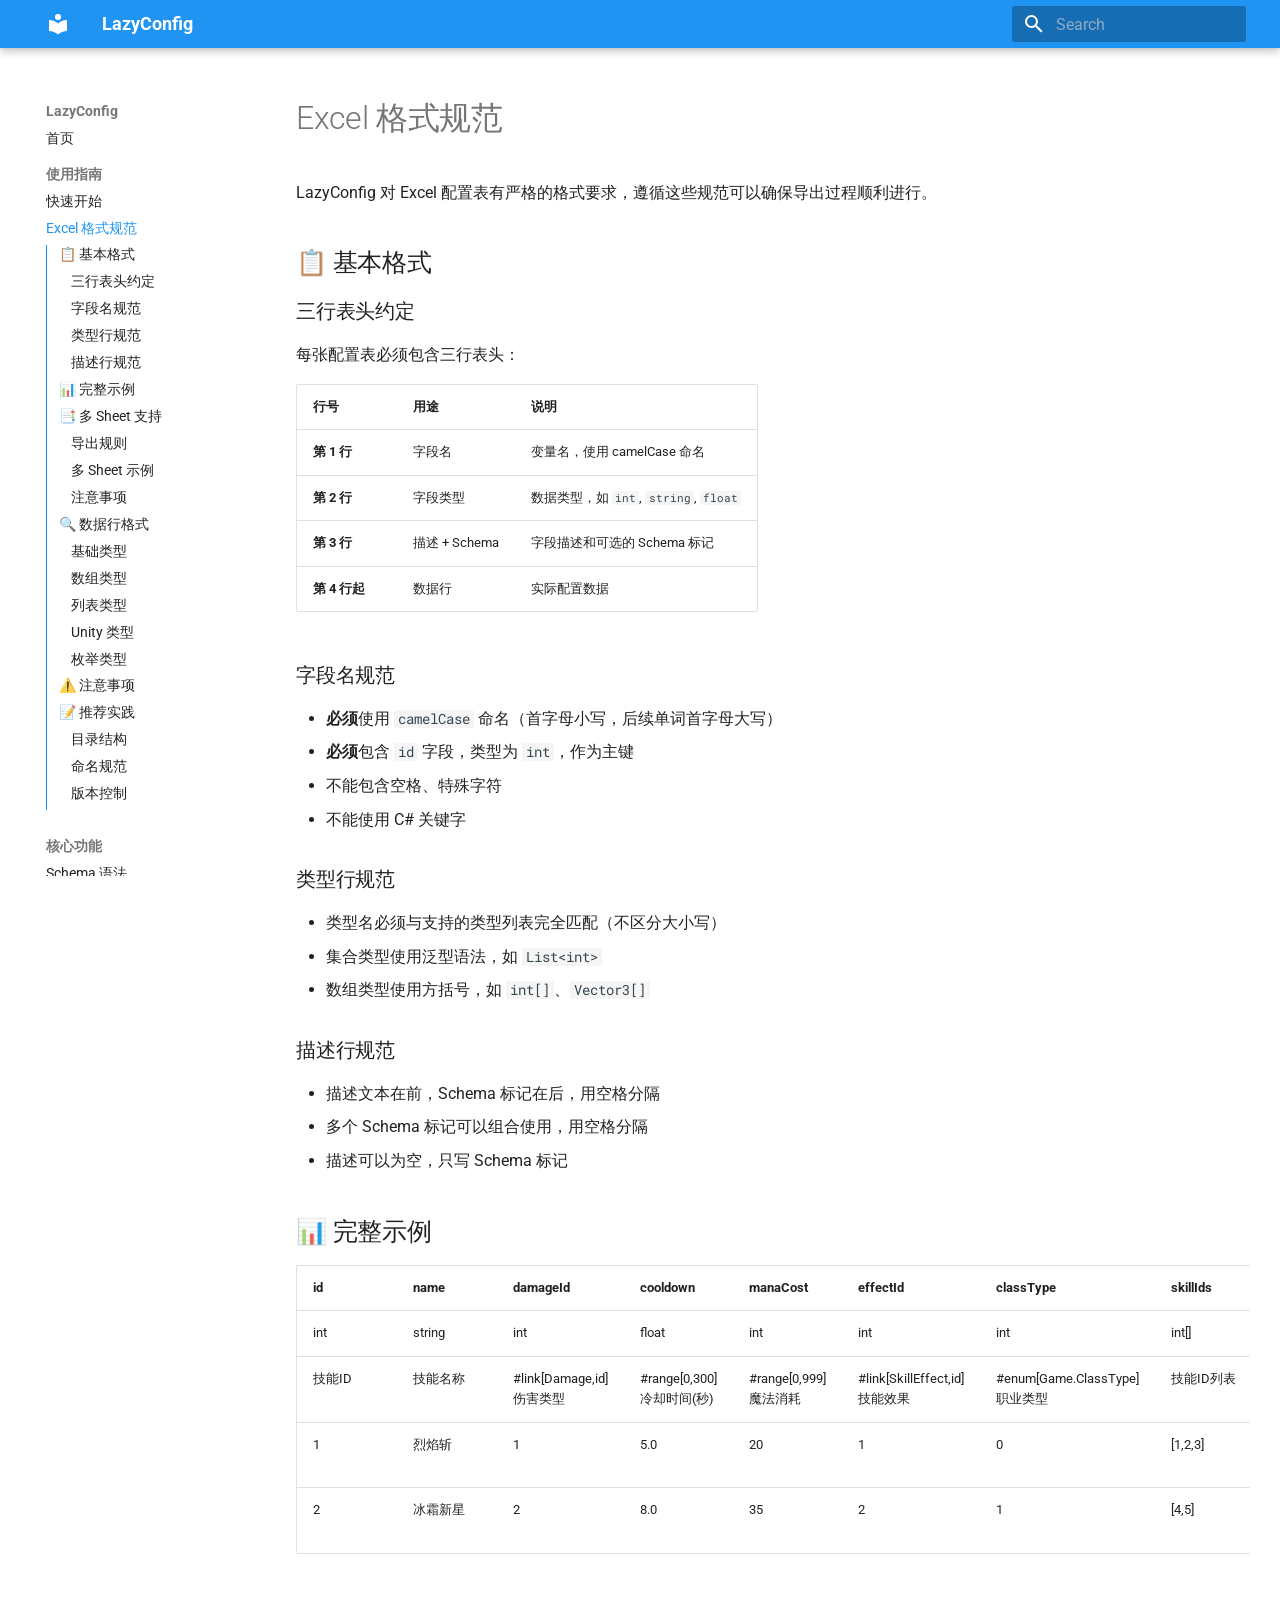
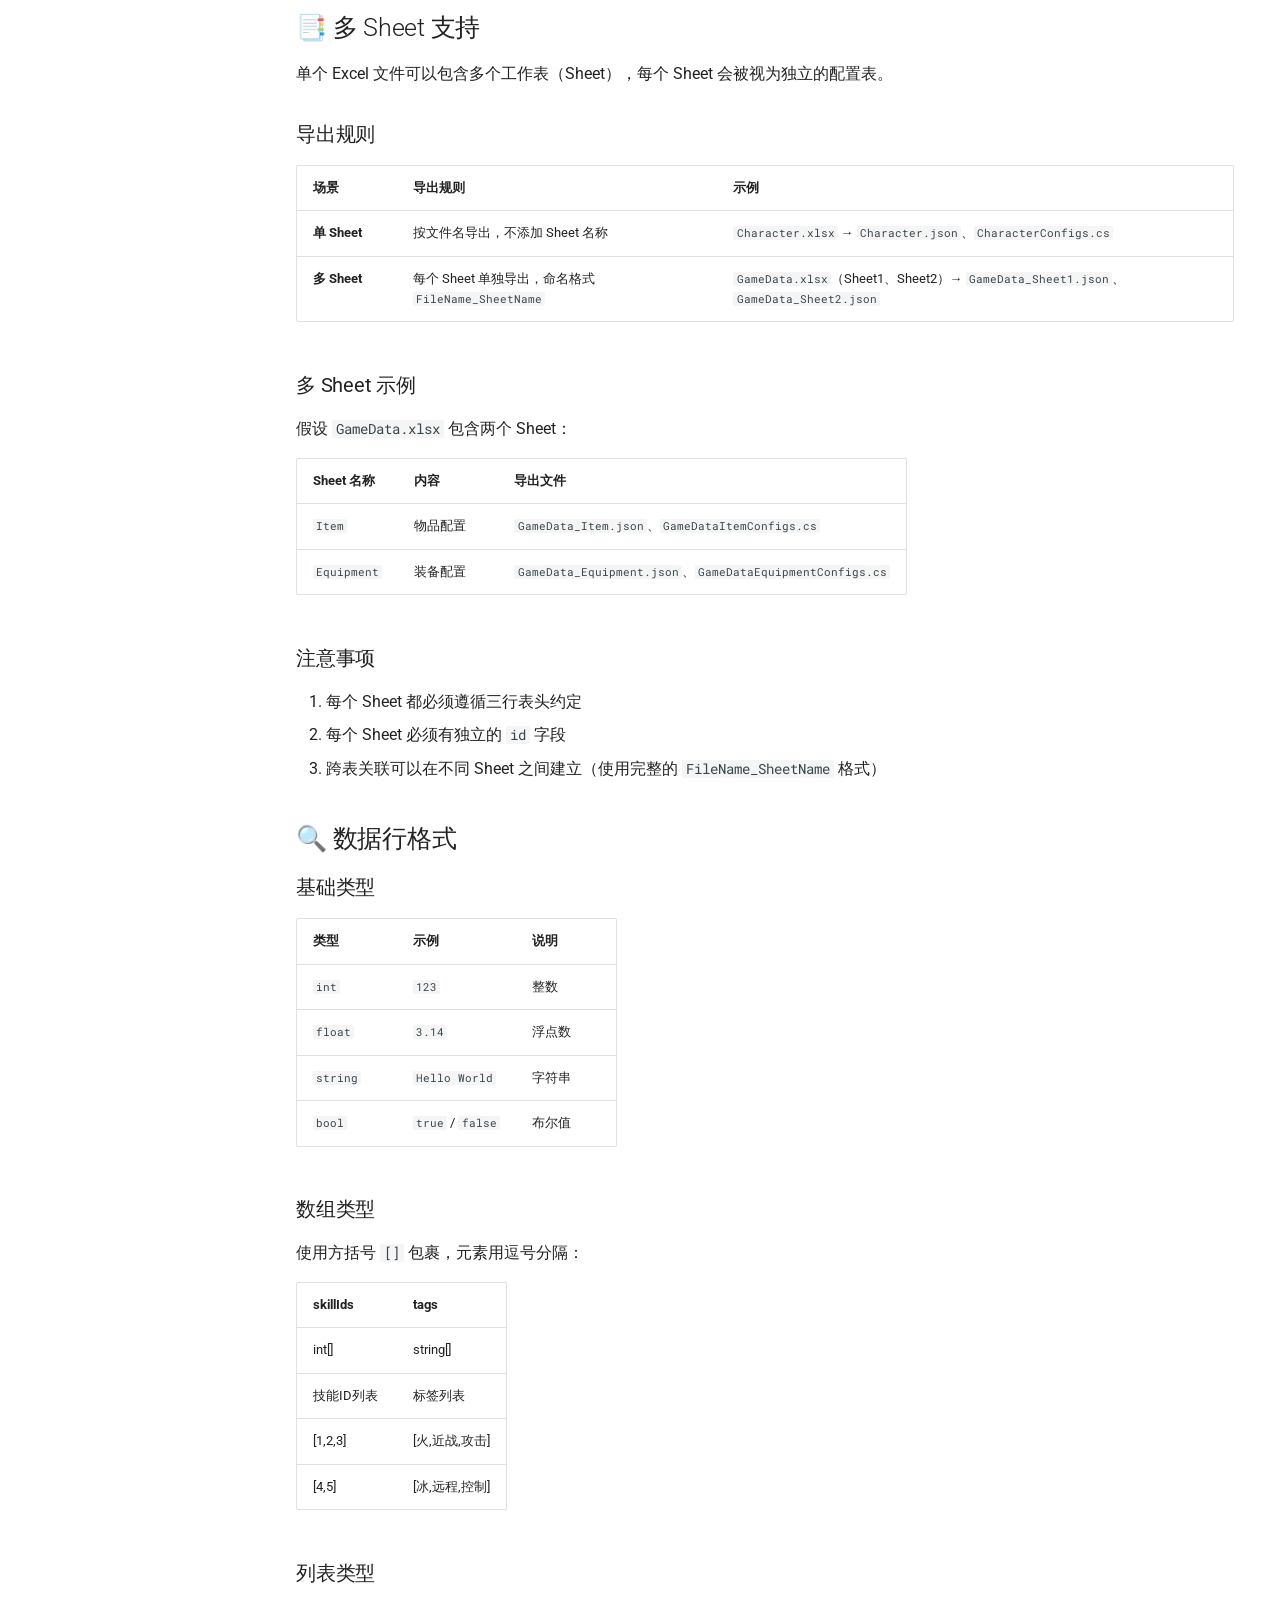
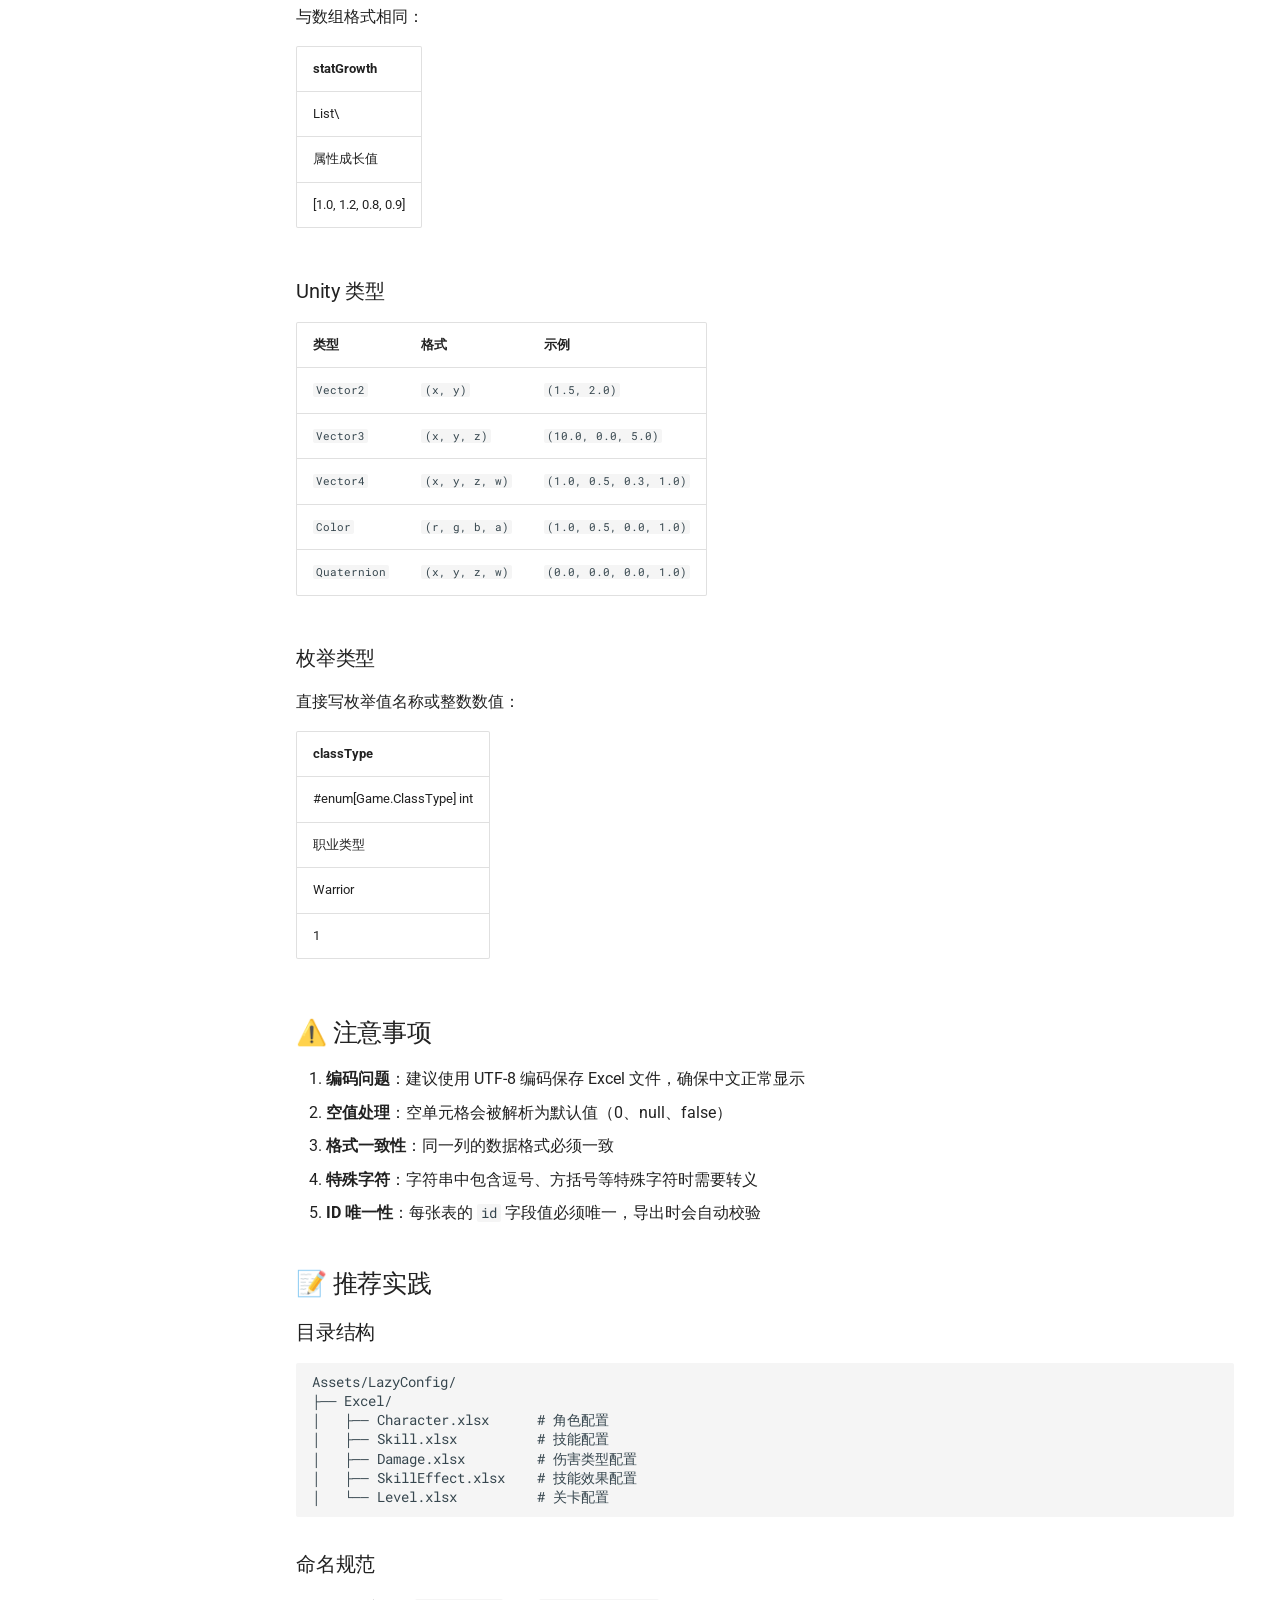
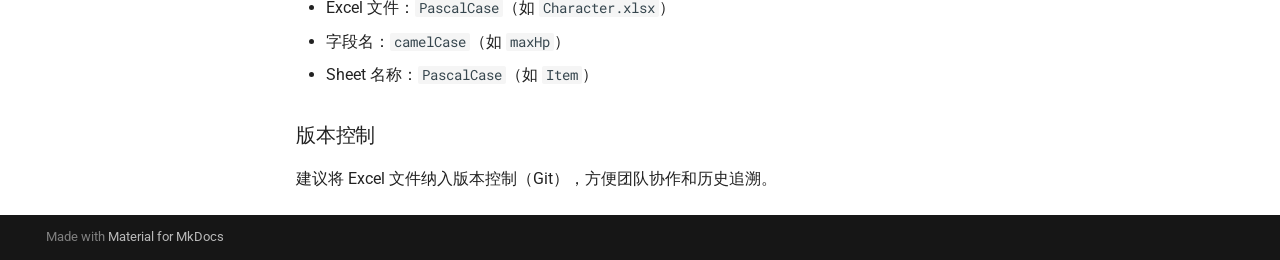
<file: excel-format/index.html>
<!doctype html>
<html lang="en" class="no-js">
  <head>
    
      <meta charset="utf-8">
      <meta name="viewport" content="width=device-width,initial-scale=1">
      
        <meta name="description" content="商业级 Excel → JSON → Config 自动化配置工具，专为 Unity 游戏开发打造">
      
      
      
        <link rel="canonical" href="https://lazyconfig.github.io/excel-format/">
      
      
        <link rel="prev" href="../getting-started/">
      
      
        <link rel="next" href="../schema/">
      
      
        
      
      
      <link rel="icon" href="../assets/images/favicon.png">
      <meta name="generator" content="mkdocs-1.6.1, mkdocs-material-9.7.6">
    
    
      
        <title>Excel 格式规范 - LazyConfig</title>
      
    
    
      <link rel="stylesheet" href="../assets/stylesheets/main.484c7ddc.min.css">
      
        
        <link rel="stylesheet" href="../assets/stylesheets/palette.ab4e12ef.min.css">
      
      


    
    
      
    
    
      
        
        
        <link rel="preconnect" href="https://fonts.gstatic.com" crossorigin>
        <link rel="stylesheet" href="https://fonts.googleapis.com/css?family=Roboto:300,300i,400,400i,700,700i%7CRoboto+Mono:400,400i,700,700i&display=fallback">
        <style>:root{--md-text-font:"Roboto";--md-code-font:"Roboto Mono"}</style>
      
    
    
    <script>__md_scope=new URL("..",location),__md_hash=e=>[...e].reduce(((e,_)=>(e<<5)-e+_.charCodeAt(0)),0),__md_get=(e,_=localStorage,t=__md_scope)=>JSON.parse(_.getItem(t.pathname+"."+e)),__md_set=(e,_,t=localStorage,a=__md_scope)=>{try{t.setItem(a.pathname+"."+e,JSON.stringify(_))}catch(e){}}</script>
    
      

    
    
  </head>
  
  
    
    
    
    
    
    <body dir="ltr" data-md-color-scheme="default" data-md-color-primary="blue" data-md-color-accent="cyan">
  
    
    <input class="md-toggle" data-md-toggle="drawer" type="checkbox" id="__drawer" autocomplete="off">
    <input class="md-toggle" data-md-toggle="search" type="checkbox" id="__search" autocomplete="off">
    <label class="md-overlay" for="__drawer"></label>
    <div data-md-component="skip">
      
        
        <a href="#excel" class="md-skip">
          Skip to content
        </a>
      
    </div>
    <div data-md-component="announce">
      
    </div>
    
    
      

  

<header class="md-header md-header--shadow" data-md-component="header">
  <nav class="md-header__inner md-grid" aria-label="Header">
    <a href=".." title="LazyConfig" class="md-header__button md-logo" aria-label="LazyConfig" data-md-component="logo">
      
  
  <svg xmlns="http://www.w3.org/2000/svg" viewBox="0 0 24 24"><path d="M12 8a3 3 0 0 0 3-3 3 3 0 0 0-3-3 3 3 0 0 0-3 3 3 3 0 0 0 3 3m0 3.54C9.64 9.35 6.5 8 3 8v11c3.5 0 6.64 1.35 9 3.54 2.36-2.19 5.5-3.54 9-3.54V8c-3.5 0-6.64 1.35-9 3.54"/></svg>

    </a>
    <label class="md-header__button md-icon" for="__drawer">
      
      <svg xmlns="http://www.w3.org/2000/svg" viewBox="0 0 24 24"><path d="M3 6h18v2H3zm0 5h18v2H3zm0 5h18v2H3z"/></svg>
    </label>
    <div class="md-header__title" data-md-component="header-title">
      <div class="md-header__ellipsis">
        <div class="md-header__topic">
          <span class="md-ellipsis">
            LazyConfig
          </span>
        </div>
        <div class="md-header__topic" data-md-component="header-topic">
          <span class="md-ellipsis">
            
              Excel 格式规范
            
          </span>
        </div>
      </div>
    </div>
    
      
    
    
    
    
      
      
        <label class="md-header__button md-icon" for="__search">
          
          <svg xmlns="http://www.w3.org/2000/svg" viewBox="0 0 24 24"><path d="M9.5 3A6.5 6.5 0 0 1 16 9.5c0 1.61-.59 3.09-1.56 4.23l.27.27h.79l5 5-1.5 1.5-5-5v-.79l-.27-.27A6.52 6.52 0 0 1 9.5 16 6.5 6.5 0 0 1 3 9.5 6.5 6.5 0 0 1 9.5 3m0 2C7 5 5 7 5 9.5S7 14 9.5 14 14 12 14 9.5 12 5 9.5 5"/></svg>
        </label>
        <div class="md-search" data-md-component="search" role="dialog">
  <label class="md-search__overlay" for="__search"></label>
  <div class="md-search__inner" role="search">
    <form class="md-search__form" name="search">
      <input type="text" class="md-search__input" name="query" aria-label="Search" placeholder="Search" autocapitalize="off" autocorrect="off" autocomplete="off" spellcheck="false" data-md-component="search-query" required>
      <label class="md-search__icon md-icon" for="__search">
        
        <svg xmlns="http://www.w3.org/2000/svg" viewBox="0 0 24 24"><path d="M9.5 3A6.5 6.5 0 0 1 16 9.5c0 1.61-.59 3.09-1.56 4.23l.27.27h.79l5 5-1.5 1.5-5-5v-.79l-.27-.27A6.52 6.52 0 0 1 9.5 16 6.5 6.5 0 0 1 3 9.5 6.5 6.5 0 0 1 9.5 3m0 2C7 5 5 7 5 9.5S7 14 9.5 14 14 12 14 9.5 12 5 9.5 5"/></svg>
        
        <svg xmlns="http://www.w3.org/2000/svg" viewBox="0 0 24 24"><path d="M20 11v2H8l5.5 5.5-1.42 1.42L4.16 12l7.92-7.92L13.5 5.5 8 11z"/></svg>
      </label>
      <nav class="md-search__options" aria-label="Search">
        
        <button type="reset" class="md-search__icon md-icon" title="Clear" aria-label="Clear" tabindex="-1">
          
          <svg xmlns="http://www.w3.org/2000/svg" viewBox="0 0 24 24"><path d="M19 6.41 17.59 5 12 10.59 6.41 5 5 6.41 10.59 12 5 17.59 6.41 19 12 13.41 17.59 19 19 17.59 13.41 12z"/></svg>
        </button>
      </nav>
      
        <div class="md-search__suggest" data-md-component="search-suggest"></div>
      
    </form>
    <div class="md-search__output">
      <div class="md-search__scrollwrap" tabindex="0" data-md-scrollfix>
        <div class="md-search-result" data-md-component="search-result">
          <div class="md-search-result__meta">
            Initializing search
          </div>
          <ol class="md-search-result__list" role="presentation"></ol>
        </div>
      </div>
    </div>
  </div>
</div>
      
    
    
  </nav>
  
</header>
    
    <div class="md-container" data-md-component="container">
      
      
        
          
        
      
      <main class="md-main" data-md-component="main">
        <div class="md-main__inner md-grid">
          
            
              
              <div class="md-sidebar md-sidebar--primary" data-md-component="sidebar" data-md-type="navigation" >
                <div class="md-sidebar__scrollwrap">
                  <div class="md-sidebar__inner">
                    



  

<nav class="md-nav md-nav--primary md-nav--integrated" aria-label="Navigation" data-md-level="0">
  <label class="md-nav__title" for="__drawer">
    <a href=".." title="LazyConfig" class="md-nav__button md-logo" aria-label="LazyConfig" data-md-component="logo">
      
  
  <svg xmlns="http://www.w3.org/2000/svg" viewBox="0 0 24 24"><path d="M12 8a3 3 0 0 0 3-3 3 3 0 0 0-3-3 3 3 0 0 0-3 3 3 3 0 0 0 3 3m0 3.54C9.64 9.35 6.5 8 3 8v11c3.5 0 6.64 1.35 9 3.54 2.36-2.19 5.5-3.54 9-3.54V8c-3.5 0-6.64 1.35-9 3.54"/></svg>

    </a>
    LazyConfig
  </label>
  
  <ul class="md-nav__list" data-md-scrollfix>
    
      
      
  
  
  
  
    <li class="md-nav__item">
      <a href=".." class="md-nav__link">
        
  
  
  <span class="md-ellipsis">
    
  
    首页
  

    
  </span>
  
  

      </a>
    </li>
  

    
      
      
  
  
    
  
  
  
    
    
      
        
      
        
      
    
    
    
      
        
        
      
    
    
    <li class="md-nav__item md-nav__item--active md-nav__item--section md-nav__item--nested">
      
        
        
        <input class="md-nav__toggle md-toggle " type="checkbox" id="__nav_2" checked>
        
          
          <label class="md-nav__link" for="__nav_2" id="__nav_2_label" tabindex="">
            
  
  
  <span class="md-ellipsis">
    
  
    使用指南
  

    
  </span>
  
  

            <span class="md-nav__icon md-icon"></span>
          </label>
        
        <nav class="md-nav" data-md-level="1" aria-labelledby="__nav_2_label" aria-expanded="true">
          <label class="md-nav__title" for="__nav_2">
            <span class="md-nav__icon md-icon"></span>
            
  
    使用指南
  

          </label>
          <ul class="md-nav__list" data-md-scrollfix>
            
              
                
  
  
  
  
    <li class="md-nav__item">
      <a href="../getting-started/" class="md-nav__link">
        
  
  
  <span class="md-ellipsis">
    
  
    快速开始
  

    
  </span>
  
  

      </a>
    </li>
  

              
            
              
                
  
  
    
  
  
  
    <li class="md-nav__item md-nav__item--active">
      
      <input class="md-nav__toggle md-toggle" type="checkbox" id="__toc">
      
      
        
      
      
        <label class="md-nav__link md-nav__link--active" for="__toc">
          
  
  
  <span class="md-ellipsis">
    
  
    Excel 格式规范
  

    
  </span>
  
  

          <span class="md-nav__icon md-icon"></span>
        </label>
      
      <a href="./" class="md-nav__link md-nav__link--active">
        
  
  
  <span class="md-ellipsis">
    
  
    Excel 格式规范
  

    
  </span>
  
  

      </a>
      
        

<nav class="md-nav md-nav--secondary" aria-label="Table of contents">
  
  
  
    
  
  
    <label class="md-nav__title" for="__toc">
      <span class="md-nav__icon md-icon"></span>
      Table of contents
    </label>
    <ul class="md-nav__list" data-md-component="toc" data-md-scrollfix>
      
        <li class="md-nav__item">
  <a href="#_1" class="md-nav__link">
    <span class="md-ellipsis">
      
        📋 基本格式
      
    </span>
  </a>
  
    <nav class="md-nav" aria-label="📋 基本格式">
      <ul class="md-nav__list">
        
          <li class="md-nav__item">
  <a href="#_2" class="md-nav__link">
    <span class="md-ellipsis">
      
        三行表头约定
      
    </span>
  </a>
  
</li>
        
          <li class="md-nav__item">
  <a href="#_3" class="md-nav__link">
    <span class="md-ellipsis">
      
        字段名规范
      
    </span>
  </a>
  
</li>
        
          <li class="md-nav__item">
  <a href="#_4" class="md-nav__link">
    <span class="md-ellipsis">
      
        类型行规范
      
    </span>
  </a>
  
</li>
        
          <li class="md-nav__item">
  <a href="#_5" class="md-nav__link">
    <span class="md-ellipsis">
      
        描述行规范
      
    </span>
  </a>
  
</li>
        
      </ul>
    </nav>
  
</li>
      
        <li class="md-nav__item">
  <a href="#_6" class="md-nav__link">
    <span class="md-ellipsis">
      
        📊 完整示例
      
    </span>
  </a>
  
</li>
      
        <li class="md-nav__item">
  <a href="#sheet" class="md-nav__link">
    <span class="md-ellipsis">
      
        📑 多 Sheet 支持
      
    </span>
  </a>
  
    <nav class="md-nav" aria-label="📑 多 Sheet 支持">
      <ul class="md-nav__list">
        
          <li class="md-nav__item">
  <a href="#_7" class="md-nav__link">
    <span class="md-ellipsis">
      
        导出规则
      
    </span>
  </a>
  
</li>
        
          <li class="md-nav__item">
  <a href="#sheet_1" class="md-nav__link">
    <span class="md-ellipsis">
      
        多 Sheet 示例
      
    </span>
  </a>
  
</li>
        
          <li class="md-nav__item">
  <a href="#_8" class="md-nav__link">
    <span class="md-ellipsis">
      
        注意事项
      
    </span>
  </a>
  
</li>
        
      </ul>
    </nav>
  
</li>
      
        <li class="md-nav__item">
  <a href="#_9" class="md-nav__link">
    <span class="md-ellipsis">
      
        🔍 数据行格式
      
    </span>
  </a>
  
    <nav class="md-nav" aria-label="🔍 数据行格式">
      <ul class="md-nav__list">
        
          <li class="md-nav__item">
  <a href="#_10" class="md-nav__link">
    <span class="md-ellipsis">
      
        基础类型
      
    </span>
  </a>
  
</li>
        
          <li class="md-nav__item">
  <a href="#_11" class="md-nav__link">
    <span class="md-ellipsis">
      
        数组类型
      
    </span>
  </a>
  
</li>
        
          <li class="md-nav__item">
  <a href="#_12" class="md-nav__link">
    <span class="md-ellipsis">
      
        列表类型
      
    </span>
  </a>
  
</li>
        
          <li class="md-nav__item">
  <a href="#unity" class="md-nav__link">
    <span class="md-ellipsis">
      
        Unity 类型
      
    </span>
  </a>
  
</li>
        
          <li class="md-nav__item">
  <a href="#_13" class="md-nav__link">
    <span class="md-ellipsis">
      
        枚举类型
      
    </span>
  </a>
  
</li>
        
      </ul>
    </nav>
  
</li>
      
        <li class="md-nav__item">
  <a href="#_14" class="md-nav__link">
    <span class="md-ellipsis">
      
        ⚠️ 注意事项
      
    </span>
  </a>
  
</li>
      
        <li class="md-nav__item">
  <a href="#_15" class="md-nav__link">
    <span class="md-ellipsis">
      
        📝 推荐实践
      
    </span>
  </a>
  
    <nav class="md-nav" aria-label="📝 推荐实践">
      <ul class="md-nav__list">
        
          <li class="md-nav__item">
  <a href="#_16" class="md-nav__link">
    <span class="md-ellipsis">
      
        目录结构
      
    </span>
  </a>
  
</li>
        
          <li class="md-nav__item">
  <a href="#_17" class="md-nav__link">
    <span class="md-ellipsis">
      
        命名规范
      
    </span>
  </a>
  
</li>
        
          <li class="md-nav__item">
  <a href="#_18" class="md-nav__link">
    <span class="md-ellipsis">
      
        版本控制
      
    </span>
  </a>
  
</li>
        
      </ul>
    </nav>
  
</li>
      
    </ul>
  
</nav>
      
    </li>
  

              
            
          </ul>
        </nav>
      
    </li>
  

    
      
      
  
  
  
  
    
    
      
        
      
        
      
        
      
    
    
    
      
        
        
      
    
    
    <li class="md-nav__item md-nav__item--section md-nav__item--nested">
      
        
        
          
        
        <input class="md-nav__toggle md-toggle md-toggle--indeterminate" type="checkbox" id="__nav_3" >
        
          
          <label class="md-nav__link" for="__nav_3" id="__nav_3_label" tabindex="">
            
  
  
  <span class="md-ellipsis">
    
  
    核心功能
  

    
  </span>
  
  

            <span class="md-nav__icon md-icon"></span>
          </label>
        
        <nav class="md-nav" data-md-level="1" aria-labelledby="__nav_3_label" aria-expanded="false">
          <label class="md-nav__title" for="__nav_3">
            <span class="md-nav__icon md-icon"></span>
            
  
    核心功能
  

          </label>
          <ul class="md-nav__list" data-md-scrollfix>
            
              
                
  
  
  
  
    <li class="md-nav__item">
      <a href="../schema/" class="md-nav__link">
        
  
  
  <span class="md-ellipsis">
    
  
    Schema 语法
  

    
  </span>
  
  

      </a>
    </li>
  

              
            
              
                
  
  
  
  
    <li class="md-nav__item">
      <a href="../data-types/" class="md-nav__link">
        
  
  
  <span class="md-ellipsis">
    
  
    数据类型
  

    
  </span>
  
  

      </a>
    </li>
  

              
            
              
                
  
  
  
  
    <li class="md-nav__item">
      <a href="../runtime-api/" class="md-nav__link">
        
  
  
  <span class="md-ellipsis">
    
  
    运行时 API
  

    
  </span>
  
  

      </a>
    </li>
  

              
            
          </ul>
        </nav>
      
    </li>
  

    
      
      
  
  
  
  
    
    
      
        
      
        
      
    
    
    
      
        
        
      
    
    
    <li class="md-nav__item md-nav__item--section md-nav__item--nested">
      
        
        
          
        
        <input class="md-nav__toggle md-toggle md-toggle--indeterminate" type="checkbox" id="__nav_4" >
        
          
          <label class="md-nav__link" for="__nav_4" id="__nav_4_label" tabindex="">
            
  
  
  <span class="md-ellipsis">
    
  
    高级扩展
  

    
  </span>
  
  

            <span class="md-nav__icon md-icon"></span>
          </label>
        
        <nav class="md-nav" data-md-level="1" aria-labelledby="__nav_4_label" aria-expanded="false">
          <label class="md-nav__title" for="__nav_4">
            <span class="md-nav__icon md-icon"></span>
            
  
    高级扩展
  

          </label>
          <ul class="md-nav__list" data-md-scrollfix>
            
              
                
  
  
  
  
    <li class="md-nav__item">
      <a href="../extension/" class="md-nav__link">
        
  
  
  <span class="md-ellipsis">
    
  
    扩展机制
  

    
  </span>
  
  

      </a>
    </li>
  

              
            
              
                
  
  
  
  
    <li class="md-nav__item">
      <a href="../examples/" class="md-nav__link">
        
  
  
  <span class="md-ellipsis">
    
  
    使用示例
  

    
  </span>
  
  

      </a>
    </li>
  

              
            
          </ul>
        </nav>
      
    </li>
  

    
      
      
  
  
  
  
    <li class="md-nav__item">
      <a href="../deploy/" class="md-nav__link">
        
  
  
  <span class="md-ellipsis">
    
  
    部署发布
  

    
  </span>
  
  

      </a>
    </li>
  

    
  </ul>
</nav>
                  </div>
                </div>
              </div>
            
            
          
          
            <div class="md-content" data-md-component="content">
              
              <article class="md-content__inner md-typeset">
                
                  



<h1 id="excel">Excel 格式规范<a class="headerlink" href="#excel" title="Permanent link">&para;</a></h1>
<p>LazyConfig 对 Excel 配置表有严格的格式要求，遵循这些规范可以确保导出过程顺利进行。</p>
<h2 id="_1">📋 基本格式<a class="headerlink" href="#_1" title="Permanent link">&para;</a></h2>
<h3 id="_2">三行表头约定<a class="headerlink" href="#_2" title="Permanent link">&para;</a></h3>
<p>每张配置表必须包含三行表头：</p>
<table>
<thead>
<tr>
<th>行号</th>
<th>用途</th>
<th>说明</th>
</tr>
</thead>
<tbody>
<tr>
<td><strong>第 1 行</strong></td>
<td>字段名</td>
<td>变量名，使用 camelCase 命名</td>
</tr>
<tr>
<td><strong>第 2 行</strong></td>
<td>字段类型</td>
<td>数据类型，如 <code>int</code>, <code>string</code>, <code>float</code></td>
</tr>
<tr>
<td><strong>第 3 行</strong></td>
<td>描述 + Schema</td>
<td>字段描述和可选的 Schema 标记</td>
</tr>
<tr>
<td><strong>第 4 行起</strong></td>
<td>数据行</td>
<td>实际配置数据</td>
</tr>
</tbody>
</table>
<h3 id="_3">字段名规范<a class="headerlink" href="#_3" title="Permanent link">&para;</a></h3>
<ul>
<li><strong>必须</strong>使用 <code>camelCase</code> 命名（首字母小写，后续单词首字母大写）</li>
<li><strong>必须</strong>包含 <code>id</code> 字段，类型为 <code>int</code>，作为主键</li>
<li>不能包含空格、特殊字符</li>
<li>不能使用 C# 关键字</li>
</ul>
<h3 id="_4">类型行规范<a class="headerlink" href="#_4" title="Permanent link">&para;</a></h3>
<ul>
<li>类型名必须与支持的类型列表完全匹配（不区分大小写）</li>
<li>集合类型使用泛型语法，如 <code>List&lt;int&gt;</code></li>
<li>数组类型使用方括号，如 <code>int[]</code>、<code>Vector3[]</code></li>
</ul>
<h3 id="_5">描述行规范<a class="headerlink" href="#_5" title="Permanent link">&para;</a></h3>
<ul>
<li>描述文本在前，Schema 标记在后，用空格分隔</li>
<li>多个 Schema 标记可以组合使用，用空格分隔</li>
<li>描述可以为空，只写 Schema 标记</li>
</ul>
<h2 id="_6">📊 完整示例<a class="headerlink" href="#_6" title="Permanent link">&para;</a></h2>
<table>
<thead>
<tr>
<th>id</th>
<th>name</th>
<th>damageId</th>
<th>cooldown</th>
<th>manaCost</th>
<th>effectId</th>
<th>classType</th>
<th>skillIds</th>
<th>tags</th>
<th>spawnPosition</th>
</tr>
</thead>
<tbody>
<tr>
<td>int</td>
<td>string</td>
<td>int</td>
<td>float</td>
<td>int</td>
<td>int</td>
<td>int</td>
<td>int[]</td>
<td>string[]</td>
<td>Vector3</td>
</tr>
<tr>
<td>技能ID</td>
<td>技能名称</td>
<td>#link[Damage,id] 伤害类型</td>
<td>#range[0,300] 冷却时间(秒)</td>
<td>#range[0,999] 魔法消耗</td>
<td>#link[SkillEffect,id] 技能效果</td>
<td>#enum[Game.ClassType] 职业类型</td>
<td>技能ID列表</td>
<td>标签列表</td>
<td>出生位置</td>
</tr>
<tr>
<td>1</td>
<td>烈焰斩</td>
<td>1</td>
<td>5.0</td>
<td>20</td>
<td>1</td>
<td>0</td>
<td>[1,2,3]</td>
<td>[火,近战,攻击]</td>
<td>(0,0,0)</td>
</tr>
<tr>
<td>2</td>
<td>冰霜新星</td>
<td>2</td>
<td>8.0</td>
<td>35</td>
<td>2</td>
<td>1</td>
<td>[4,5]</td>
<td>[冰,远程,控制]</td>
<td>(10,0,5)</td>
</tr>
</tbody>
</table>
<h2 id="sheet">📑 多 Sheet 支持<a class="headerlink" href="#sheet" title="Permanent link">&para;</a></h2>
<p>单个 Excel 文件可以包含多个工作表（Sheet），每个 Sheet 会被视为独立的配置表。</p>
<h3 id="_7">导出规则<a class="headerlink" href="#_7" title="Permanent link">&para;</a></h3>
<table>
<thead>
<tr>
<th>场景</th>
<th>导出规则</th>
<th>示例</th>
</tr>
</thead>
<tbody>
<tr>
<td><strong>单 Sheet</strong></td>
<td>按文件名导出，不添加 Sheet 名称</td>
<td><code>Character.xlsx</code> → <code>Character.json</code>、<code>CharacterConfigs.cs</code></td>
</tr>
<tr>
<td><strong>多 Sheet</strong></td>
<td>每个 Sheet 单独导出，命名格式 <code>FileName_SheetName</code></td>
<td><code>GameData.xlsx</code>（Sheet1、Sheet2）→ <code>GameData_Sheet1.json</code>、<code>GameData_Sheet2.json</code></td>
</tr>
</tbody>
</table>
<h3 id="sheet_1">多 Sheet 示例<a class="headerlink" href="#sheet_1" title="Permanent link">&para;</a></h3>
<p>假设 <code>GameData.xlsx</code> 包含两个 Sheet：</p>
<table>
<thead>
<tr>
<th>Sheet 名称</th>
<th>内容</th>
<th>导出文件</th>
</tr>
</thead>
<tbody>
<tr>
<td><code>Item</code></td>
<td>物品配置</td>
<td><code>GameData_Item.json</code>、<code>GameDataItemConfigs.cs</code></td>
</tr>
<tr>
<td><code>Equipment</code></td>
<td>装备配置</td>
<td><code>GameData_Equipment.json</code>、<code>GameDataEquipmentConfigs.cs</code></td>
</tr>
</tbody>
</table>
<h3 id="_8">注意事项<a class="headerlink" href="#_8" title="Permanent link">&para;</a></h3>
<ol>
<li>每个 Sheet 都必须遵循三行表头约定</li>
<li>每个 Sheet 必须有独立的 <code>id</code> 字段</li>
<li>跨表关联可以在不同 Sheet 之间建立（使用完整的 <code>FileName_SheetName</code> 格式）</li>
</ol>
<h2 id="_9">🔍 数据行格式<a class="headerlink" href="#_9" title="Permanent link">&para;</a></h2>
<h3 id="_10">基础类型<a class="headerlink" href="#_10" title="Permanent link">&para;</a></h3>
<table>
<thead>
<tr>
<th>类型</th>
<th>示例</th>
<th>说明</th>
</tr>
</thead>
<tbody>
<tr>
<td><code>int</code></td>
<td><code>123</code></td>
<td>整数</td>
</tr>
<tr>
<td><code>float</code></td>
<td><code>3.14</code></td>
<td>浮点数</td>
</tr>
<tr>
<td><code>string</code></td>
<td><code>Hello World</code></td>
<td>字符串</td>
</tr>
<tr>
<td><code>bool</code></td>
<td><code>true</code> / <code>false</code></td>
<td>布尔值</td>
</tr>
</tbody>
</table>
<h3 id="_11">数组类型<a class="headerlink" href="#_11" title="Permanent link">&para;</a></h3>
<p>使用方括号 <code>[]</code> 包裹，元素用逗号分隔：</p>
<table>
<thead>
<tr>
<th>skillIds</th>
<th>tags</th>
</tr>
</thead>
<tbody>
<tr>
<td>int[]</td>
<td>string[]</td>
</tr>
<tr>
<td>技能ID列表</td>
<td>标签列表</td>
</tr>
<tr>
<td>[1,2,3]</td>
<td>[火,近战,攻击]</td>
</tr>
<tr>
<td>[4,5]</td>
<td>[冰,远程,控制]</td>
</tr>
</tbody>
</table>
<h3 id="_12">列表类型<a class="headerlink" href="#_12" title="Permanent link">&para;</a></h3>
<p>与数组格式相同：</p>
<table>
<thead>
<tr>
<th>statGrowth</th>
</tr>
</thead>
<tbody>
<tr>
<td>List\<float></td>
</tr>
<tr>
<td>属性成长值</td>
</tr>
<tr>
<td>[1.0, 1.2, 0.8, 0.9]</td>
</tr>
</tbody>
</table>
<h3 id="unity">Unity 类型<a class="headerlink" href="#unity" title="Permanent link">&para;</a></h3>
<table>
<thead>
<tr>
<th>类型</th>
<th>格式</th>
<th>示例</th>
</tr>
</thead>
<tbody>
<tr>
<td><code>Vector2</code></td>
<td><code>(x, y)</code></td>
<td><code>(1.5, 2.0)</code></td>
</tr>
<tr>
<td><code>Vector3</code></td>
<td><code>(x, y, z)</code></td>
<td><code>(10.0, 0.0, 5.0)</code></td>
</tr>
<tr>
<td><code>Vector4</code></td>
<td><code>(x, y, z, w)</code></td>
<td><code>(1.0, 0.5, 0.3, 1.0)</code></td>
</tr>
<tr>
<td><code>Color</code></td>
<td><code>(r, g, b, a)</code></td>
<td><code>(1.0, 0.5, 0.0, 1.0)</code></td>
</tr>
<tr>
<td><code>Quaternion</code></td>
<td><code>(x, y, z, w)</code></td>
<td><code>(0.0, 0.0, 0.0, 1.0)</code></td>
</tr>
</tbody>
</table>
<h3 id="_13">枚举类型<a class="headerlink" href="#_13" title="Permanent link">&para;</a></h3>
<p>直接写枚举值名称或整数数值：</p>
<table>
<thead>
<tr>
<th>classType</th>
</tr>
</thead>
<tbody>
<tr>
<td>#enum[Game.ClassType] int</td>
</tr>
<tr>
<td>职业类型</td>
</tr>
<tr>
<td>Warrior</td>
</tr>
<tr>
<td>1</td>
</tr>
</tbody>
</table>
<h2 id="_14">⚠️ 注意事项<a class="headerlink" href="#_14" title="Permanent link">&para;</a></h2>
<ol>
<li><strong>编码问题</strong>：建议使用 UTF-8 编码保存 Excel 文件，确保中文正常显示</li>
<li><strong>空值处理</strong>：空单元格会被解析为默认值（0、null、false）</li>
<li><strong>格式一致性</strong>：同一列的数据格式必须一致</li>
<li><strong>特殊字符</strong>：字符串中包含逗号、方括号等特殊字符时需要转义</li>
<li><strong>ID 唯一性</strong>：每张表的 <code>id</code> 字段值必须唯一，导出时会自动校验</li>
</ol>
<h2 id="_15">📝 推荐实践<a class="headerlink" href="#_15" title="Permanent link">&para;</a></h2>
<h3 id="_16">目录结构<a class="headerlink" href="#_16" title="Permanent link">&para;</a></h3>
<div class="codehilite"><pre><span></span><code>Assets/LazyConfig/
├── Excel/
│   ├── Character.xlsx      # 角色配置
│   ├── Skill.xlsx          # 技能配置
│   ├── Damage.xlsx         # 伤害类型配置
│   ├── SkillEffect.xlsx    # 技能效果配置
│   └── Level.xlsx          # 关卡配置
</code></pre></div>

<h3 id="_17">命名规范<a class="headerlink" href="#_17" title="Permanent link">&para;</a></h3>
<ul>
<li>Excel 文件：<code>PascalCase</code>（如 <code>Character.xlsx</code>）</li>
<li>字段名：<code>camelCase</code>（如 <code>maxHp</code>）</li>
<li>Sheet 名称：<code>PascalCase</code>（如 <code>Item</code>）</li>
</ul>
<h3 id="_18">版本控制<a class="headerlink" href="#_18" title="Permanent link">&para;</a></h3>
<p>建议将 Excel 文件纳入版本控制（Git），方便团队协作和历史追溯。</p>












                
              </article>
            </div>
          
          
<script>var target=document.getElementById(location.hash.slice(1));target&&target.name&&(target.checked=target.name.startsWith("__tabbed_"))</script>
        </div>
        
          <button type="button" class="md-top md-icon" data-md-component="top" hidden>
  
  <svg xmlns="http://www.w3.org/2000/svg" viewBox="0 0 24 24"><path d="M13 20h-2V8l-5.5 5.5-1.42-1.42L12 4.16l7.92 7.92-1.42 1.42L13 8z"/></svg>
  Back to top
</button>
        
      </main>
      
        <footer class="md-footer">
  
  <div class="md-footer-meta md-typeset">
    <div class="md-footer-meta__inner md-grid">
      <div class="md-copyright">
  
  
    Made with
    <a href="https://squidfunk.github.io/mkdocs-material/" target="_blank" rel="noopener">
      Material for MkDocs
    </a>
  
</div>
      
    </div>
  </div>
</footer>
      
    </div>
    <div class="md-dialog" data-md-component="dialog">
      <div class="md-dialog__inner md-typeset"></div>
    </div>
    
    
    
      
      
      <script id="__config" type="application/json">{"annotate": null, "base": "..", "features": ["navigation.sidebar", "navigation.expand", "navigation.sections", "navigation.top", "toc.integrate", "search.suggest", "search.highlight", "navigation.indexes"], "search": "../assets/javascripts/workers/search.2c215733.min.js", "tags": null, "translations": {"clipboard.copied": "Copied to clipboard", "clipboard.copy": "Copy to clipboard", "search.result.more.one": "1 more on this page", "search.result.more.other": "# more on this page", "search.result.none": "No matching documents", "search.result.one": "1 matching document", "search.result.other": "# matching documents", "search.result.placeholder": "Type to start searching", "search.result.term.missing": "Missing", "select.version": "Select version"}, "version": null}</script>
    
    
      <script src="../assets/javascripts/bundle.79ae519e.min.js"></script>
      
    
  </body>
</html>
</file>
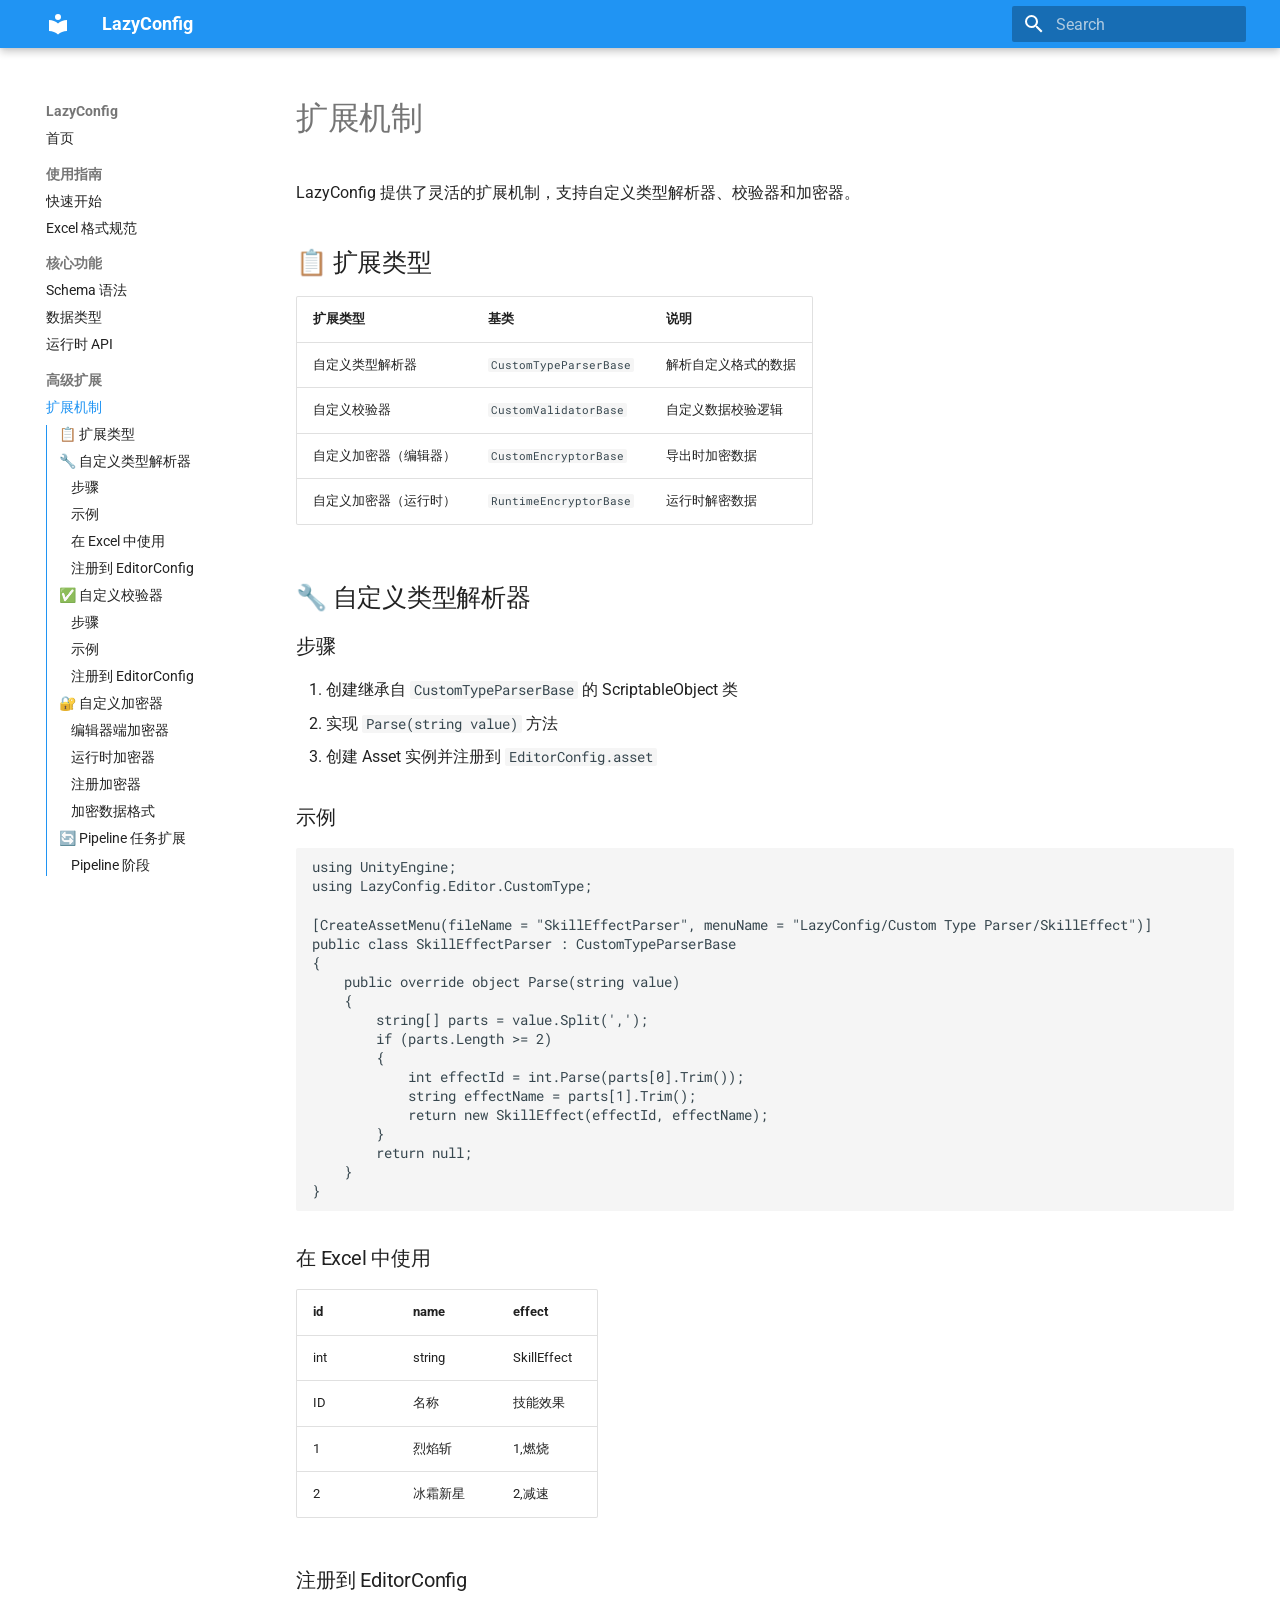
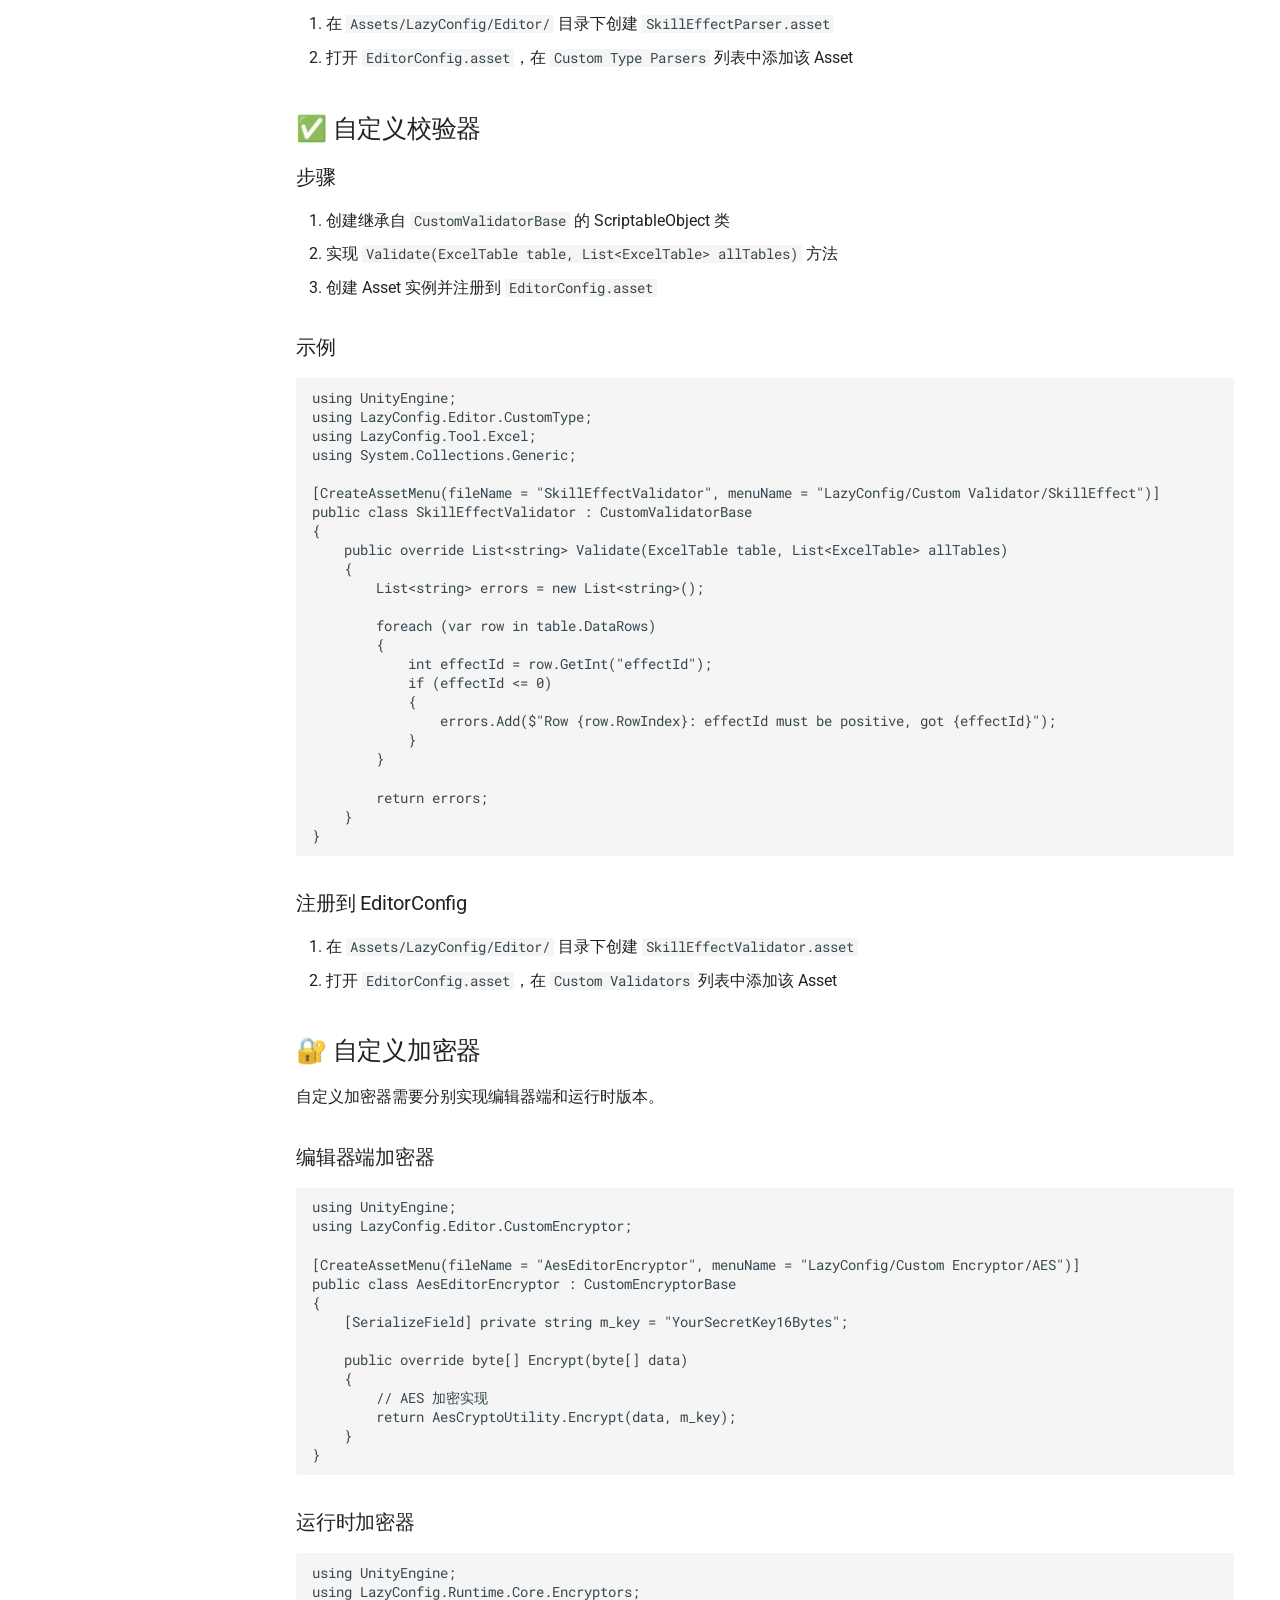
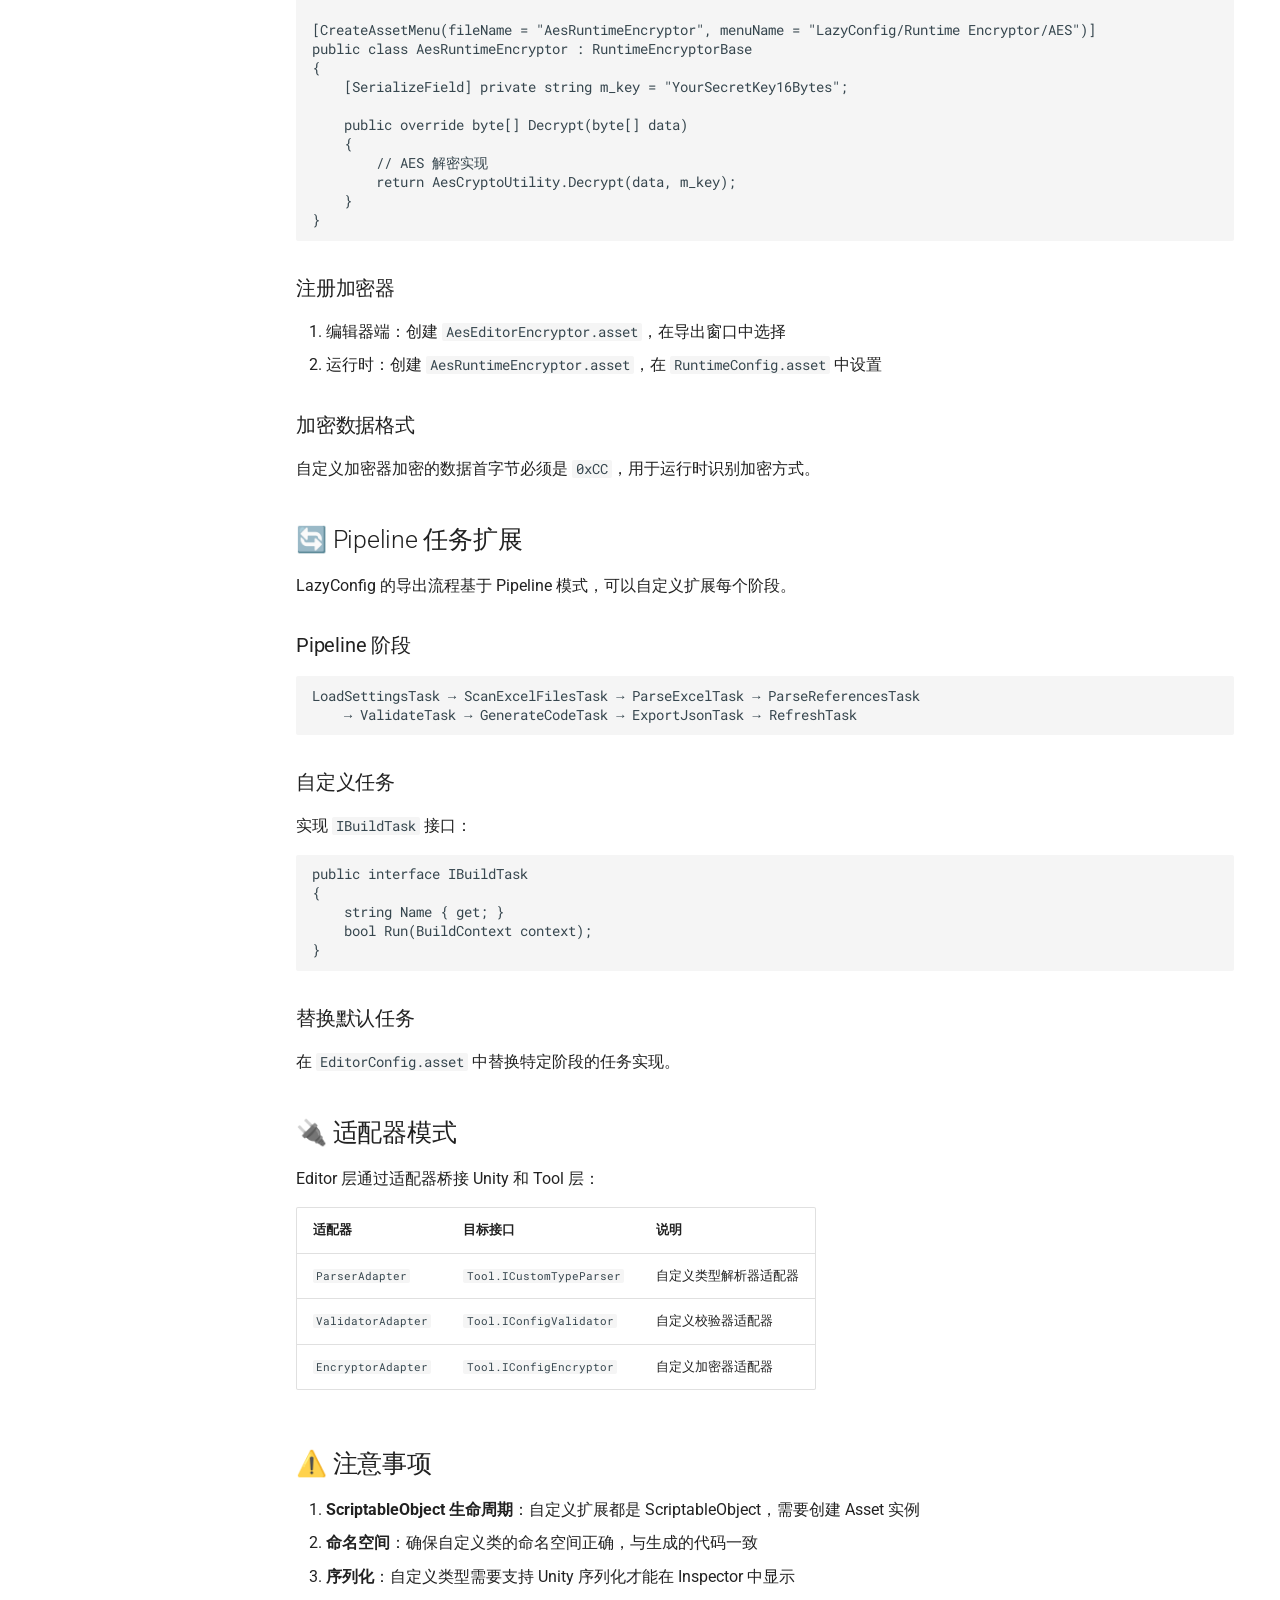
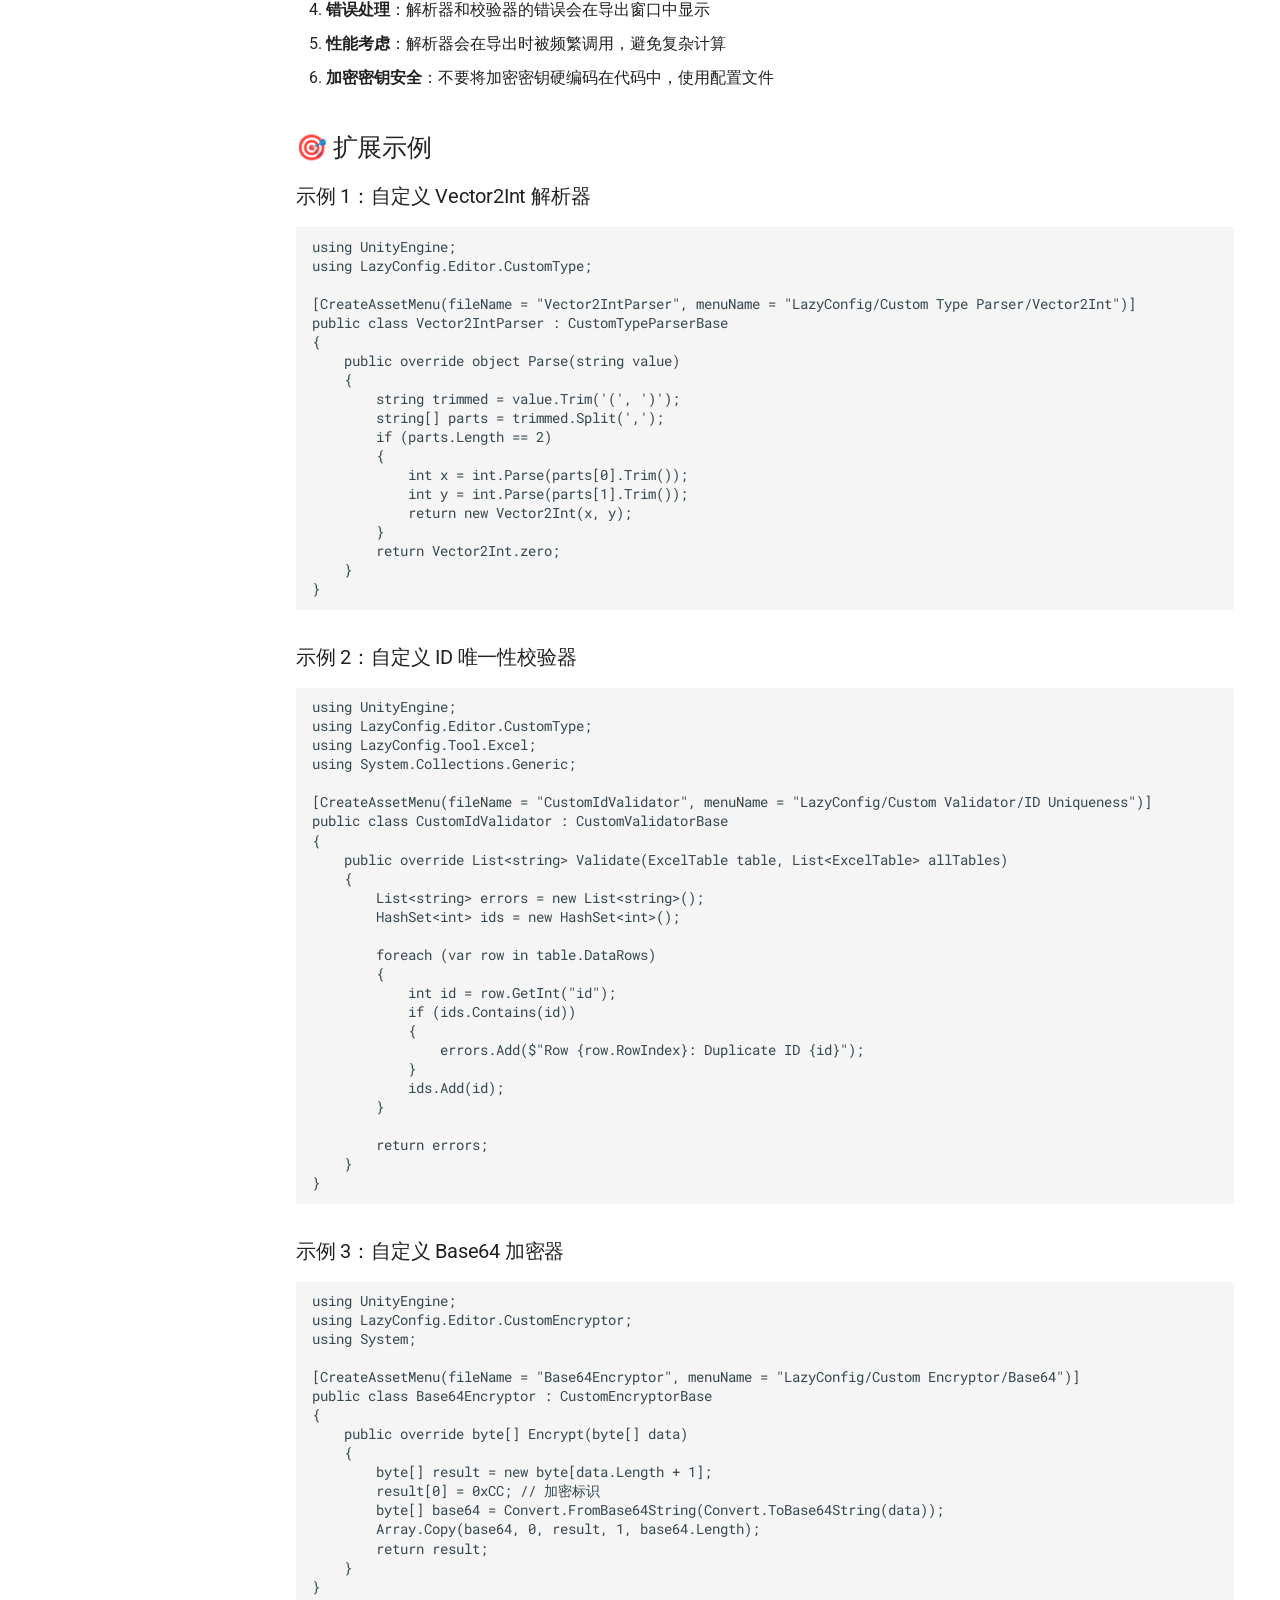
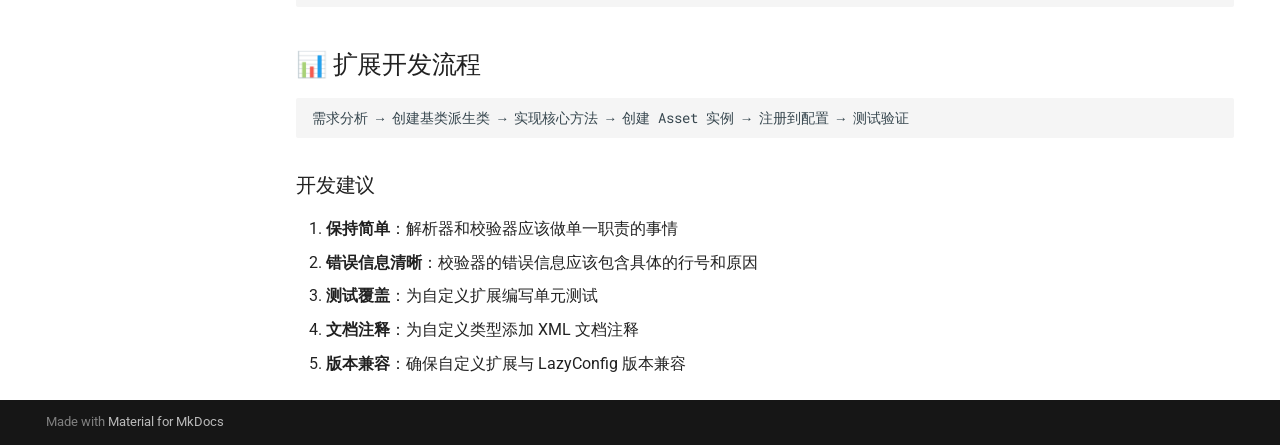
<file: extension/index.html>
<!doctype html>
<html lang="en" class="no-js">
  <head>
    
      <meta charset="utf-8">
      <meta name="viewport" content="width=device-width,initial-scale=1">
      
        <meta name="description" content="商业级 Excel → JSON → Config 自动化配置工具，专为 Unity 游戏开发打造">
      
      
      
        <link rel="canonical" href="https://lazyconfig.github.io/extension/">
      
      
        <link rel="prev" href="../runtime-api/">
      
      
        <link rel="next" href="../examples/">
      
      
        
      
      
      <link rel="icon" href="../assets/images/favicon.png">
      <meta name="generator" content="mkdocs-1.6.1, mkdocs-material-9.7.6">
    
    
      
        <title>扩展机制 - LazyConfig</title>
      
    
    
      <link rel="stylesheet" href="../assets/stylesheets/main.484c7ddc.min.css">
      
        
        <link rel="stylesheet" href="../assets/stylesheets/palette.ab4e12ef.min.css">
      
      


    
    
      
    
    
      
        
        
        <link rel="preconnect" href="https://fonts.gstatic.com" crossorigin>
        <link rel="stylesheet" href="https://fonts.googleapis.com/css?family=Roboto:300,300i,400,400i,700,700i%7CRoboto+Mono:400,400i,700,700i&display=fallback">
        <style>:root{--md-text-font:"Roboto";--md-code-font:"Roboto Mono"}</style>
      
    
    
    <script>__md_scope=new URL("..",location),__md_hash=e=>[...e].reduce(((e,_)=>(e<<5)-e+_.charCodeAt(0)),0),__md_get=(e,_=localStorage,t=__md_scope)=>JSON.parse(_.getItem(t.pathname+"."+e)),__md_set=(e,_,t=localStorage,a=__md_scope)=>{try{t.setItem(a.pathname+"."+e,JSON.stringify(_))}catch(e){}}</script>
    
      

    
    
  </head>
  
  
    
    
    
    
    
    <body dir="ltr" data-md-color-scheme="default" data-md-color-primary="blue" data-md-color-accent="cyan">
  
    
    <input class="md-toggle" data-md-toggle="drawer" type="checkbox" id="__drawer" autocomplete="off">
    <input class="md-toggle" data-md-toggle="search" type="checkbox" id="__search" autocomplete="off">
    <label class="md-overlay" for="__drawer"></label>
    <div data-md-component="skip">
      
        
        <a href="#_1" class="md-skip">
          Skip to content
        </a>
      
    </div>
    <div data-md-component="announce">
      
    </div>
    
    
      

  

<header class="md-header md-header--shadow" data-md-component="header">
  <nav class="md-header__inner md-grid" aria-label="Header">
    <a href=".." title="LazyConfig" class="md-header__button md-logo" aria-label="LazyConfig" data-md-component="logo">
      
  
  <svg xmlns="http://www.w3.org/2000/svg" viewBox="0 0 24 24"><path d="M12 8a3 3 0 0 0 3-3 3 3 0 0 0-3-3 3 3 0 0 0-3 3 3 3 0 0 0 3 3m0 3.54C9.64 9.35 6.5 8 3 8v11c3.5 0 6.64 1.35 9 3.54 2.36-2.19 5.5-3.54 9-3.54V8c-3.5 0-6.64 1.35-9 3.54"/></svg>

    </a>
    <label class="md-header__button md-icon" for="__drawer">
      
      <svg xmlns="http://www.w3.org/2000/svg" viewBox="0 0 24 24"><path d="M3 6h18v2H3zm0 5h18v2H3zm0 5h18v2H3z"/></svg>
    </label>
    <div class="md-header__title" data-md-component="header-title">
      <div class="md-header__ellipsis">
        <div class="md-header__topic">
          <span class="md-ellipsis">
            LazyConfig
          </span>
        </div>
        <div class="md-header__topic" data-md-component="header-topic">
          <span class="md-ellipsis">
            
              扩展机制
            
          </span>
        </div>
      </div>
    </div>
    
      
    
    
    
    
      
      
        <label class="md-header__button md-icon" for="__search">
          
          <svg xmlns="http://www.w3.org/2000/svg" viewBox="0 0 24 24"><path d="M9.5 3A6.5 6.5 0 0 1 16 9.5c0 1.61-.59 3.09-1.56 4.23l.27.27h.79l5 5-1.5 1.5-5-5v-.79l-.27-.27A6.52 6.52 0 0 1 9.5 16 6.5 6.5 0 0 1 3 9.5 6.5 6.5 0 0 1 9.5 3m0 2C7 5 5 7 5 9.5S7 14 9.5 14 14 12 14 9.5 12 5 9.5 5"/></svg>
        </label>
        <div class="md-search" data-md-component="search" role="dialog">
  <label class="md-search__overlay" for="__search"></label>
  <div class="md-search__inner" role="search">
    <form class="md-search__form" name="search">
      <input type="text" class="md-search__input" name="query" aria-label="Search" placeholder="Search" autocapitalize="off" autocorrect="off" autocomplete="off" spellcheck="false" data-md-component="search-query" required>
      <label class="md-search__icon md-icon" for="__search">
        
        <svg xmlns="http://www.w3.org/2000/svg" viewBox="0 0 24 24"><path d="M9.5 3A6.5 6.5 0 0 1 16 9.5c0 1.61-.59 3.09-1.56 4.23l.27.27h.79l5 5-1.5 1.5-5-5v-.79l-.27-.27A6.52 6.52 0 0 1 9.5 16 6.5 6.5 0 0 1 3 9.5 6.5 6.5 0 0 1 9.5 3m0 2C7 5 5 7 5 9.5S7 14 9.5 14 14 12 14 9.5 12 5 9.5 5"/></svg>
        
        <svg xmlns="http://www.w3.org/2000/svg" viewBox="0 0 24 24"><path d="M20 11v2H8l5.5 5.5-1.42 1.42L4.16 12l7.92-7.92L13.5 5.5 8 11z"/></svg>
      </label>
      <nav class="md-search__options" aria-label="Search">
        
        <button type="reset" class="md-search__icon md-icon" title="Clear" aria-label="Clear" tabindex="-1">
          
          <svg xmlns="http://www.w3.org/2000/svg" viewBox="0 0 24 24"><path d="M19 6.41 17.59 5 12 10.59 6.41 5 5 6.41 10.59 12 5 17.59 6.41 19 12 13.41 17.59 19 19 17.59 13.41 12z"/></svg>
        </button>
      </nav>
      
        <div class="md-search__suggest" data-md-component="search-suggest"></div>
      
    </form>
    <div class="md-search__output">
      <div class="md-search__scrollwrap" tabindex="0" data-md-scrollfix>
        <div class="md-search-result" data-md-component="search-result">
          <div class="md-search-result__meta">
            Initializing search
          </div>
          <ol class="md-search-result__list" role="presentation"></ol>
        </div>
      </div>
    </div>
  </div>
</div>
      
    
    
  </nav>
  
</header>
    
    <div class="md-container" data-md-component="container">
      
      
        
          
        
      
      <main class="md-main" data-md-component="main">
        <div class="md-main__inner md-grid">
          
            
              
              <div class="md-sidebar md-sidebar--primary" data-md-component="sidebar" data-md-type="navigation" >
                <div class="md-sidebar__scrollwrap">
                  <div class="md-sidebar__inner">
                    



  

<nav class="md-nav md-nav--primary md-nav--integrated" aria-label="Navigation" data-md-level="0">
  <label class="md-nav__title" for="__drawer">
    <a href=".." title="LazyConfig" class="md-nav__button md-logo" aria-label="LazyConfig" data-md-component="logo">
      
  
  <svg xmlns="http://www.w3.org/2000/svg" viewBox="0 0 24 24"><path d="M12 8a3 3 0 0 0 3-3 3 3 0 0 0-3-3 3 3 0 0 0-3 3 3 3 0 0 0 3 3m0 3.54C9.64 9.35 6.5 8 3 8v11c3.5 0 6.64 1.35 9 3.54 2.36-2.19 5.5-3.54 9-3.54V8c-3.5 0-6.64 1.35-9 3.54"/></svg>

    </a>
    LazyConfig
  </label>
  
  <ul class="md-nav__list" data-md-scrollfix>
    
      
      
  
  
  
  
    <li class="md-nav__item">
      <a href=".." class="md-nav__link">
        
  
  
  <span class="md-ellipsis">
    
  
    首页
  

    
  </span>
  
  

      </a>
    </li>
  

    
      
      
  
  
  
  
    
    
      
        
      
        
      
    
    
    
      
        
        
      
    
    
    <li class="md-nav__item md-nav__item--section md-nav__item--nested">
      
        
        
          
        
        <input class="md-nav__toggle md-toggle md-toggle--indeterminate" type="checkbox" id="__nav_2" >
        
          
          <label class="md-nav__link" for="__nav_2" id="__nav_2_label" tabindex="">
            
  
  
  <span class="md-ellipsis">
    
  
    使用指南
  

    
  </span>
  
  

            <span class="md-nav__icon md-icon"></span>
          </label>
        
        <nav class="md-nav" data-md-level="1" aria-labelledby="__nav_2_label" aria-expanded="false">
          <label class="md-nav__title" for="__nav_2">
            <span class="md-nav__icon md-icon"></span>
            
  
    使用指南
  

          </label>
          <ul class="md-nav__list" data-md-scrollfix>
            
              
                
  
  
  
  
    <li class="md-nav__item">
      <a href="../getting-started/" class="md-nav__link">
        
  
  
  <span class="md-ellipsis">
    
  
    快速开始
  

    
  </span>
  
  

      </a>
    </li>
  

              
            
              
                
  
  
  
  
    <li class="md-nav__item">
      <a href="../excel-format/" class="md-nav__link">
        
  
  
  <span class="md-ellipsis">
    
  
    Excel 格式规范
  

    
  </span>
  
  

      </a>
    </li>
  

              
            
          </ul>
        </nav>
      
    </li>
  

    
      
      
  
  
  
  
    
    
      
        
      
        
      
        
      
    
    
    
      
        
        
      
    
    
    <li class="md-nav__item md-nav__item--section md-nav__item--nested">
      
        
        
          
        
        <input class="md-nav__toggle md-toggle md-toggle--indeterminate" type="checkbox" id="__nav_3" >
        
          
          <label class="md-nav__link" for="__nav_3" id="__nav_3_label" tabindex="">
            
  
  
  <span class="md-ellipsis">
    
  
    核心功能
  

    
  </span>
  
  

            <span class="md-nav__icon md-icon"></span>
          </label>
        
        <nav class="md-nav" data-md-level="1" aria-labelledby="__nav_3_label" aria-expanded="false">
          <label class="md-nav__title" for="__nav_3">
            <span class="md-nav__icon md-icon"></span>
            
  
    核心功能
  

          </label>
          <ul class="md-nav__list" data-md-scrollfix>
            
              
                
  
  
  
  
    <li class="md-nav__item">
      <a href="../schema/" class="md-nav__link">
        
  
  
  <span class="md-ellipsis">
    
  
    Schema 语法
  

    
  </span>
  
  

      </a>
    </li>
  

              
            
              
                
  
  
  
  
    <li class="md-nav__item">
      <a href="../data-types/" class="md-nav__link">
        
  
  
  <span class="md-ellipsis">
    
  
    数据类型
  

    
  </span>
  
  

      </a>
    </li>
  

              
            
              
                
  
  
  
  
    <li class="md-nav__item">
      <a href="../runtime-api/" class="md-nav__link">
        
  
  
  <span class="md-ellipsis">
    
  
    运行时 API
  

    
  </span>
  
  

      </a>
    </li>
  

              
            
          </ul>
        </nav>
      
    </li>
  

    
      
      
  
  
    
  
  
  
    
    
      
        
      
        
      
    
    
    
      
        
        
      
    
    
    <li class="md-nav__item md-nav__item--active md-nav__item--section md-nav__item--nested">
      
        
        
        <input class="md-nav__toggle md-toggle " type="checkbox" id="__nav_4" checked>
        
          
          <label class="md-nav__link" for="__nav_4" id="__nav_4_label" tabindex="">
            
  
  
  <span class="md-ellipsis">
    
  
    高级扩展
  

    
  </span>
  
  

            <span class="md-nav__icon md-icon"></span>
          </label>
        
        <nav class="md-nav" data-md-level="1" aria-labelledby="__nav_4_label" aria-expanded="true">
          <label class="md-nav__title" for="__nav_4">
            <span class="md-nav__icon md-icon"></span>
            
  
    高级扩展
  

          </label>
          <ul class="md-nav__list" data-md-scrollfix>
            
              
                
  
  
    
  
  
  
    <li class="md-nav__item md-nav__item--active">
      
      <input class="md-nav__toggle md-toggle" type="checkbox" id="__toc">
      
      
        
      
      
        <label class="md-nav__link md-nav__link--active" for="__toc">
          
  
  
  <span class="md-ellipsis">
    
  
    扩展机制
  

    
  </span>
  
  

          <span class="md-nav__icon md-icon"></span>
        </label>
      
      <a href="./" class="md-nav__link md-nav__link--active">
        
  
  
  <span class="md-ellipsis">
    
  
    扩展机制
  

    
  </span>
  
  

      </a>
      
        

<nav class="md-nav md-nav--secondary" aria-label="Table of contents">
  
  
  
    
  
  
    <label class="md-nav__title" for="__toc">
      <span class="md-nav__icon md-icon"></span>
      Table of contents
    </label>
    <ul class="md-nav__list" data-md-component="toc" data-md-scrollfix>
      
        <li class="md-nav__item">
  <a href="#_2" class="md-nav__link">
    <span class="md-ellipsis">
      
        📋 扩展类型
      
    </span>
  </a>
  
</li>
      
        <li class="md-nav__item">
  <a href="#_3" class="md-nav__link">
    <span class="md-ellipsis">
      
        🔧 自定义类型解析器
      
    </span>
  </a>
  
    <nav class="md-nav" aria-label="🔧 自定义类型解析器">
      <ul class="md-nav__list">
        
          <li class="md-nav__item">
  <a href="#_4" class="md-nav__link">
    <span class="md-ellipsis">
      
        步骤
      
    </span>
  </a>
  
</li>
        
          <li class="md-nav__item">
  <a href="#_5" class="md-nav__link">
    <span class="md-ellipsis">
      
        示例
      
    </span>
  </a>
  
</li>
        
          <li class="md-nav__item">
  <a href="#excel" class="md-nav__link">
    <span class="md-ellipsis">
      
        在 Excel 中使用
      
    </span>
  </a>
  
</li>
        
          <li class="md-nav__item">
  <a href="#editorconfig" class="md-nav__link">
    <span class="md-ellipsis">
      
        注册到 EditorConfig
      
    </span>
  </a>
  
</li>
        
      </ul>
    </nav>
  
</li>
      
        <li class="md-nav__item">
  <a href="#_6" class="md-nav__link">
    <span class="md-ellipsis">
      
        ✅ 自定义校验器
      
    </span>
  </a>
  
    <nav class="md-nav" aria-label="✅ 自定义校验器">
      <ul class="md-nav__list">
        
          <li class="md-nav__item">
  <a href="#_7" class="md-nav__link">
    <span class="md-ellipsis">
      
        步骤
      
    </span>
  </a>
  
</li>
        
          <li class="md-nav__item">
  <a href="#_8" class="md-nav__link">
    <span class="md-ellipsis">
      
        示例
      
    </span>
  </a>
  
</li>
        
          <li class="md-nav__item">
  <a href="#editorconfig_1" class="md-nav__link">
    <span class="md-ellipsis">
      
        注册到 EditorConfig
      
    </span>
  </a>
  
</li>
        
      </ul>
    </nav>
  
</li>
      
        <li class="md-nav__item">
  <a href="#_9" class="md-nav__link">
    <span class="md-ellipsis">
      
        🔐 自定义加密器
      
    </span>
  </a>
  
    <nav class="md-nav" aria-label="🔐 自定义加密器">
      <ul class="md-nav__list">
        
          <li class="md-nav__item">
  <a href="#_10" class="md-nav__link">
    <span class="md-ellipsis">
      
        编辑器端加密器
      
    </span>
  </a>
  
</li>
        
          <li class="md-nav__item">
  <a href="#_11" class="md-nav__link">
    <span class="md-ellipsis">
      
        运行时加密器
      
    </span>
  </a>
  
</li>
        
          <li class="md-nav__item">
  <a href="#_12" class="md-nav__link">
    <span class="md-ellipsis">
      
        注册加密器
      
    </span>
  </a>
  
</li>
        
          <li class="md-nav__item">
  <a href="#_13" class="md-nav__link">
    <span class="md-ellipsis">
      
        加密数据格式
      
    </span>
  </a>
  
</li>
        
      </ul>
    </nav>
  
</li>
      
        <li class="md-nav__item">
  <a href="#pipeline" class="md-nav__link">
    <span class="md-ellipsis">
      
        🔄 Pipeline 任务扩展
      
    </span>
  </a>
  
    <nav class="md-nav" aria-label="🔄 Pipeline 任务扩展">
      <ul class="md-nav__list">
        
          <li class="md-nav__item">
  <a href="#pipeline_1" class="md-nav__link">
    <span class="md-ellipsis">
      
        Pipeline 阶段
      
    </span>
  </a>
  
</li>
        
          <li class="md-nav__item">
  <a href="#_14" class="md-nav__link">
    <span class="md-ellipsis">
      
        自定义任务
      
    </span>
  </a>
  
</li>
        
          <li class="md-nav__item">
  <a href="#_15" class="md-nav__link">
    <span class="md-ellipsis">
      
        替换默认任务
      
    </span>
  </a>
  
</li>
        
      </ul>
    </nav>
  
</li>
      
        <li class="md-nav__item">
  <a href="#_16" class="md-nav__link">
    <span class="md-ellipsis">
      
        🔌 适配器模式
      
    </span>
  </a>
  
</li>
      
        <li class="md-nav__item">
  <a href="#_17" class="md-nav__link">
    <span class="md-ellipsis">
      
        ⚠️ 注意事项
      
    </span>
  </a>
  
</li>
      
        <li class="md-nav__item">
  <a href="#_18" class="md-nav__link">
    <span class="md-ellipsis">
      
        🎯 扩展示例
      
    </span>
  </a>
  
    <nav class="md-nav" aria-label="🎯 扩展示例">
      <ul class="md-nav__list">
        
          <li class="md-nav__item">
  <a href="#1-vector2int" class="md-nav__link">
    <span class="md-ellipsis">
      
        示例 1：自定义 Vector2Int 解析器
      
    </span>
  </a>
  
</li>
        
          <li class="md-nav__item">
  <a href="#2-id" class="md-nav__link">
    <span class="md-ellipsis">
      
        示例 2：自定义 ID 唯一性校验器
      
    </span>
  </a>
  
</li>
        
          <li class="md-nav__item">
  <a href="#3-base64" class="md-nav__link">
    <span class="md-ellipsis">
      
        示例 3：自定义 Base64 加密器
      
    </span>
  </a>
  
</li>
        
      </ul>
    </nav>
  
</li>
      
        <li class="md-nav__item">
  <a href="#_19" class="md-nav__link">
    <span class="md-ellipsis">
      
        📊 扩展开发流程
      
    </span>
  </a>
  
    <nav class="md-nav" aria-label="📊 扩展开发流程">
      <ul class="md-nav__list">
        
          <li class="md-nav__item">
  <a href="#_20" class="md-nav__link">
    <span class="md-ellipsis">
      
        开发建议
      
    </span>
  </a>
  
</li>
        
      </ul>
    </nav>
  
</li>
      
    </ul>
  
</nav>
      
    </li>
  

              
            
              
                
  
  
  
  
    <li class="md-nav__item">
      <a href="../examples/" class="md-nav__link">
        
  
  
  <span class="md-ellipsis">
    
  
    使用示例
  

    
  </span>
  
  

      </a>
    </li>
  

              
            
          </ul>
        </nav>
      
    </li>
  

    
      
      
  
  
  
  
    <li class="md-nav__item">
      <a href="../deploy/" class="md-nav__link">
        
  
  
  <span class="md-ellipsis">
    
  
    部署发布
  

    
  </span>
  
  

      </a>
    </li>
  

    
  </ul>
</nav>
                  </div>
                </div>
              </div>
            
            
          
          
            <div class="md-content" data-md-component="content">
              
              <article class="md-content__inner md-typeset">
                
                  



<h1 id="_1">扩展机制<a class="headerlink" href="#_1" title="Permanent link">&para;</a></h1>
<p>LazyConfig 提供了灵活的扩展机制，支持自定义类型解析器、校验器和加密器。</p>
<h2 id="_2">📋 扩展类型<a class="headerlink" href="#_2" title="Permanent link">&para;</a></h2>
<table>
<thead>
<tr>
<th>扩展类型</th>
<th>基类</th>
<th>说明</th>
</tr>
</thead>
<tbody>
<tr>
<td>自定义类型解析器</td>
<td><code>CustomTypeParserBase</code></td>
<td>解析自定义格式的数据</td>
</tr>
<tr>
<td>自定义校验器</td>
<td><code>CustomValidatorBase</code></td>
<td>自定义数据校验逻辑</td>
</tr>
<tr>
<td>自定义加密器（编辑器）</td>
<td><code>CustomEncryptorBase</code></td>
<td>导出时加密数据</td>
</tr>
<tr>
<td>自定义加密器（运行时）</td>
<td><code>RuntimeEncryptorBase</code></td>
<td>运行时解密数据</td>
</tr>
</tbody>
</table>
<h2 id="_3">🔧 自定义类型解析器<a class="headerlink" href="#_3" title="Permanent link">&para;</a></h2>
<h3 id="_4">步骤<a class="headerlink" href="#_4" title="Permanent link">&para;</a></h3>
<ol>
<li>创建继承自 <code>CustomTypeParserBase</code> 的 ScriptableObject 类</li>
<li>实现 <code>Parse(string value)</code> 方法</li>
<li>创建 Asset 实例并注册到 <code>EditorConfig.asset</code></li>
</ol>
<h3 id="_5">示例<a class="headerlink" href="#_5" title="Permanent link">&para;</a></h3>
<div class="codehilite"><pre><span></span><code><span class="k">using</span><span class="w"> </span><span class="nn">UnityEngine</span><span class="p">;</span>
<span class="k">using</span><span class="w"> </span><span class="nn">LazyConfig.Editor.CustomType</span><span class="p">;</span>

<span class="na">[CreateAssetMenu(fileName = &quot;SkillEffectParser&quot;, menuName = &quot;LazyConfig/Custom Type Parser/SkillEffect&quot;)]</span>
<span class="k">public</span><span class="w"> </span><span class="k">class</span><span class="w"> </span><span class="nc">SkillEffectParser</span><span class="w"> </span><span class="p">:</span><span class="w"> </span><span class="n">CustomTypeParserBase</span>
<span class="p">{</span>
<span class="w">    </span><span class="k">public</span><span class="w"> </span><span class="k">override</span><span class="w"> </span><span class="kt">object</span><span class="w"> </span><span class="nf">Parse</span><span class="p">(</span><span class="kt">string</span><span class="w"> </span><span class="k">value</span><span class="p">)</span>
<span class="w">    </span><span class="p">{</span>
<span class="w">        </span><span class="kt">string</span><span class="p">[]</span><span class="w"> </span><span class="n">parts</span><span class="w"> </span><span class="o">=</span><span class="w"> </span><span class="k">value</span><span class="p">.</span><span class="n">Split</span><span class="p">(</span><span class="sc">&#39;,&#39;</span><span class="p">);</span>
<span class="w">        </span><span class="k">if</span><span class="w"> </span><span class="p">(</span><span class="n">parts</span><span class="p">.</span><span class="n">Length</span><span class="w"> </span><span class="o">&gt;=</span><span class="w"> </span><span class="mi">2</span><span class="p">)</span>
<span class="w">        </span><span class="p">{</span>
<span class="w">            </span><span class="kt">int</span><span class="w"> </span><span class="n">effectId</span><span class="w"> </span><span class="o">=</span><span class="w"> </span><span class="kt">int</span><span class="p">.</span><span class="n">Parse</span><span class="p">(</span><span class="n">parts</span><span class="p">[</span><span class="mi">0</span><span class="p">].</span><span class="n">Trim</span><span class="p">());</span>
<span class="w">            </span><span class="kt">string</span><span class="w"> </span><span class="n">effectName</span><span class="w"> </span><span class="o">=</span><span class="w"> </span><span class="n">parts</span><span class="p">[</span><span class="mi">1</span><span class="p">].</span><span class="n">Trim</span><span class="p">();</span>
<span class="w">            </span><span class="k">return</span><span class="w"> </span><span class="k">new</span><span class="w"> </span><span class="nf">SkillEffect</span><span class="p">(</span><span class="n">effectId</span><span class="p">,</span><span class="w"> </span><span class="n">effectName</span><span class="p">);</span>
<span class="w">        </span><span class="p">}</span>
<span class="w">        </span><span class="k">return</span><span class="w"> </span><span class="k">null</span><span class="p">;</span>
<span class="w">    </span><span class="p">}</span>
<span class="p">}</span>
</code></pre></div>

<h3 id="excel">在 Excel 中使用<a class="headerlink" href="#excel" title="Permanent link">&para;</a></h3>
<table>
<thead>
<tr>
<th>id</th>
<th>name</th>
<th>effect</th>
</tr>
</thead>
<tbody>
<tr>
<td>int</td>
<td>string</td>
<td>SkillEffect</td>
</tr>
<tr>
<td>ID</td>
<td>名称</td>
<td>技能效果</td>
</tr>
<tr>
<td>1</td>
<td>烈焰斩</td>
<td>1,燃烧</td>
</tr>
<tr>
<td>2</td>
<td>冰霜新星</td>
<td>2,减速</td>
</tr>
</tbody>
</table>
<h3 id="editorconfig">注册到 EditorConfig<a class="headerlink" href="#editorconfig" title="Permanent link">&para;</a></h3>
<ol>
<li>在 <code>Assets/LazyConfig/Editor/</code> 目录下创建 <code>SkillEffectParser.asset</code></li>
<li>打开 <code>EditorConfig.asset</code>，在 <code>Custom Type Parsers</code> 列表中添加该 Asset</li>
</ol>
<h2 id="_6">✅ 自定义校验器<a class="headerlink" href="#_6" title="Permanent link">&para;</a></h2>
<h3 id="_7">步骤<a class="headerlink" href="#_7" title="Permanent link">&para;</a></h3>
<ol>
<li>创建继承自 <code>CustomValidatorBase</code> 的 ScriptableObject 类</li>
<li>实现 <code>Validate(ExcelTable table, List&lt;ExcelTable&gt; allTables)</code> 方法</li>
<li>创建 Asset 实例并注册到 <code>EditorConfig.asset</code></li>
</ol>
<h3 id="_8">示例<a class="headerlink" href="#_8" title="Permanent link">&para;</a></h3>
<div class="codehilite"><pre><span></span><code><span class="k">using</span><span class="w"> </span><span class="nn">UnityEngine</span><span class="p">;</span>
<span class="k">using</span><span class="w"> </span><span class="nn">LazyConfig.Editor.CustomType</span><span class="p">;</span>
<span class="k">using</span><span class="w"> </span><span class="nn">LazyConfig.Tool.Excel</span><span class="p">;</span>
<span class="k">using</span><span class="w"> </span><span class="nn">System.Collections.Generic</span><span class="p">;</span>

<span class="na">[CreateAssetMenu(fileName = &quot;SkillEffectValidator&quot;, menuName = &quot;LazyConfig/Custom Validator/SkillEffect&quot;)]</span>
<span class="k">public</span><span class="w"> </span><span class="k">class</span><span class="w"> </span><span class="nc">SkillEffectValidator</span><span class="w"> </span><span class="p">:</span><span class="w"> </span><span class="n">CustomValidatorBase</span>
<span class="p">{</span>
<span class="w">    </span><span class="k">public</span><span class="w"> </span><span class="k">override</span><span class="w"> </span><span class="n">List</span><span class="o">&lt;</span><span class="kt">string</span><span class="o">&gt;</span><span class="w"> </span><span class="n">Validate</span><span class="p">(</span><span class="n">ExcelTable</span><span class="w"> </span><span class="n">table</span><span class="p">,</span><span class="w"> </span><span class="n">List</span><span class="o">&lt;</span><span class="n">ExcelTable</span><span class="o">&gt;</span><span class="w"> </span><span class="n">allTables</span><span class="p">)</span>
<span class="w">    </span><span class="p">{</span>
<span class="w">        </span><span class="n">List</span><span class="o">&lt;</span><span class="kt">string</span><span class="o">&gt;</span><span class="w"> </span><span class="n">errors</span><span class="w"> </span><span class="o">=</span><span class="w"> </span><span class="k">new</span><span class="w"> </span><span class="n">List</span><span class="o">&lt;</span><span class="kt">string</span><span class="o">&gt;</span><span class="p">();</span>

<span class="w">        </span><span class="k">foreach</span><span class="w"> </span><span class="p">(</span><span class="kt">var</span><span class="w"> </span><span class="n">row</span><span class="w"> </span><span class="k">in</span><span class="w"> </span><span class="n">table</span><span class="p">.</span><span class="n">DataRows</span><span class="p">)</span>
<span class="w">        </span><span class="p">{</span>
<span class="w">            </span><span class="kt">int</span><span class="w"> </span><span class="n">effectId</span><span class="w"> </span><span class="o">=</span><span class="w"> </span><span class="n">row</span><span class="p">.</span><span class="n">GetInt</span><span class="p">(</span><span class="s">&quot;effectId&quot;</span><span class="p">);</span>
<span class="w">            </span><span class="k">if</span><span class="w"> </span><span class="p">(</span><span class="n">effectId</span><span class="w"> </span><span class="o">&lt;=</span><span class="w"> </span><span class="mi">0</span><span class="p">)</span>
<span class="w">            </span><span class="p">{</span>
<span class="w">                </span><span class="n">errors</span><span class="p">.</span><span class="n">Add</span><span class="p">(</span><span class="s">$&quot;Row {row.RowIndex}: effectId must be positive, got {effectId}&quot;</span><span class="p">);</span>
<span class="w">            </span><span class="p">}</span>
<span class="w">        </span><span class="p">}</span>

<span class="w">        </span><span class="k">return</span><span class="w"> </span><span class="n">errors</span><span class="p">;</span>
<span class="w">    </span><span class="p">}</span>
<span class="p">}</span>
</code></pre></div>

<h3 id="editorconfig_1">注册到 EditorConfig<a class="headerlink" href="#editorconfig_1" title="Permanent link">&para;</a></h3>
<ol>
<li>在 <code>Assets/LazyConfig/Editor/</code> 目录下创建 <code>SkillEffectValidator.asset</code></li>
<li>打开 <code>EditorConfig.asset</code>，在 <code>Custom Validators</code> 列表中添加该 Asset</li>
</ol>
<h2 id="_9">🔐 自定义加密器<a class="headerlink" href="#_9" title="Permanent link">&para;</a></h2>
<p>自定义加密器需要分别实现编辑器端和运行时版本。</p>
<h3 id="_10">编辑器端加密器<a class="headerlink" href="#_10" title="Permanent link">&para;</a></h3>
<div class="codehilite"><pre><span></span><code><span class="k">using</span><span class="w"> </span><span class="nn">UnityEngine</span><span class="p">;</span>
<span class="k">using</span><span class="w"> </span><span class="nn">LazyConfig.Editor.CustomEncryptor</span><span class="p">;</span>

<span class="na">[CreateAssetMenu(fileName = &quot;AesEditorEncryptor&quot;, menuName = &quot;LazyConfig/Custom Encryptor/AES&quot;)]</span>
<span class="k">public</span><span class="w"> </span><span class="k">class</span><span class="w"> </span><span class="nc">AesEditorEncryptor</span><span class="w"> </span><span class="p">:</span><span class="w"> </span><span class="n">CustomEncryptorBase</span>
<span class="p">{</span>
<span class="w">    </span><span class="na">[SerializeField]</span><span class="w"> </span><span class="k">private</span><span class="w"> </span><span class="kt">string</span><span class="w"> </span><span class="n">m_key</span><span class="w"> </span><span class="o">=</span><span class="w"> </span><span class="s">&quot;YourSecretKey16Bytes&quot;</span><span class="p">;</span>

<span class="w">    </span><span class="k">public</span><span class="w"> </span><span class="k">override</span><span class="w"> </span><span class="kt">byte</span><span class="p">[]</span><span class="w"> </span><span class="nf">Encrypt</span><span class="p">(</span><span class="kt">byte</span><span class="p">[]</span><span class="w"> </span><span class="n">data</span><span class="p">)</span>
<span class="w">    </span><span class="p">{</span>
<span class="w">        </span><span class="c1">// AES 加密实现</span>
<span class="w">        </span><span class="k">return</span><span class="w"> </span><span class="n">AesCryptoUtility</span><span class="p">.</span><span class="n">Encrypt</span><span class="p">(</span><span class="n">data</span><span class="p">,</span><span class="w"> </span><span class="n">m_key</span><span class="p">);</span>
<span class="w">    </span><span class="p">}</span>
<span class="p">}</span>
</code></pre></div>

<h3 id="_11">运行时加密器<a class="headerlink" href="#_11" title="Permanent link">&para;</a></h3>
<div class="codehilite"><pre><span></span><code><span class="k">using</span><span class="w"> </span><span class="nn">UnityEngine</span><span class="p">;</span>
<span class="k">using</span><span class="w"> </span><span class="nn">LazyConfig.Runtime.Core.Encryptors</span><span class="p">;</span>

<span class="na">[CreateAssetMenu(fileName = &quot;AesRuntimeEncryptor&quot;, menuName = &quot;LazyConfig/Runtime Encryptor/AES&quot;)]</span>
<span class="k">public</span><span class="w"> </span><span class="k">class</span><span class="w"> </span><span class="nc">AesRuntimeEncryptor</span><span class="w"> </span><span class="p">:</span><span class="w"> </span><span class="n">RuntimeEncryptorBase</span>
<span class="p">{</span>
<span class="w">    </span><span class="na">[SerializeField]</span><span class="w"> </span><span class="k">private</span><span class="w"> </span><span class="kt">string</span><span class="w"> </span><span class="n">m_key</span><span class="w"> </span><span class="o">=</span><span class="w"> </span><span class="s">&quot;YourSecretKey16Bytes&quot;</span><span class="p">;</span>

<span class="w">    </span><span class="k">public</span><span class="w"> </span><span class="k">override</span><span class="w"> </span><span class="kt">byte</span><span class="p">[]</span><span class="w"> </span><span class="nf">Decrypt</span><span class="p">(</span><span class="kt">byte</span><span class="p">[]</span><span class="w"> </span><span class="n">data</span><span class="p">)</span>
<span class="w">    </span><span class="p">{</span>
<span class="w">        </span><span class="c1">// AES 解密实现</span>
<span class="w">        </span><span class="k">return</span><span class="w"> </span><span class="n">AesCryptoUtility</span><span class="p">.</span><span class="n">Decrypt</span><span class="p">(</span><span class="n">data</span><span class="p">,</span><span class="w"> </span><span class="n">m_key</span><span class="p">);</span>
<span class="w">    </span><span class="p">}</span>
<span class="p">}</span>
</code></pre></div>

<h3 id="_12">注册加密器<a class="headerlink" href="#_12" title="Permanent link">&para;</a></h3>
<ol>
<li>编辑器端：创建 <code>AesEditorEncryptor.asset</code>，在导出窗口中选择</li>
<li>运行时：创建 <code>AesRuntimeEncryptor.asset</code>，在 <code>RuntimeConfig.asset</code> 中设置</li>
</ol>
<h3 id="_13">加密数据格式<a class="headerlink" href="#_13" title="Permanent link">&para;</a></h3>
<p>自定义加密器加密的数据首字节必须是 <code>0xCC</code>，用于运行时识别加密方式。</p>
<h2 id="pipeline">🔄 Pipeline 任务扩展<a class="headerlink" href="#pipeline" title="Permanent link">&para;</a></h2>
<p>LazyConfig 的导出流程基于 Pipeline 模式，可以自定义扩展每个阶段。</p>
<h3 id="pipeline_1">Pipeline 阶段<a class="headerlink" href="#pipeline_1" title="Permanent link">&para;</a></h3>
<div class="codehilite"><pre><span></span><code>LoadSettingsTask → ScanExcelFilesTask → ParseExcelTask → ParseReferencesTask
    → ValidateTask → GenerateCodeTask → ExportJsonTask → RefreshTask
</code></pre></div>

<h3 id="_14">自定义任务<a class="headerlink" href="#_14" title="Permanent link">&para;</a></h3>
<p>实现 <code>IBuildTask</code> 接口：</p>
<div class="codehilite"><pre><span></span><code><span class="k">public</span><span class="w"> </span><span class="k">interface</span><span class="w"> </span><span class="n">IBuildTask</span>
<span class="p">{</span>
<span class="w">    </span><span class="kt">string</span><span class="w"> </span><span class="n">Name</span><span class="w"> </span><span class="p">{</span><span class="w"> </span><span class="k">get</span><span class="p">;</span><span class="w"> </span><span class="p">}</span>
<span class="w">    </span><span class="kt">bool</span><span class="w"> </span><span class="nf">Run</span><span class="p">(</span><span class="n">BuildContext</span><span class="w"> </span><span class="n">context</span><span class="p">);</span>
<span class="p">}</span>
</code></pre></div>

<h3 id="_15">替换默认任务<a class="headerlink" href="#_15" title="Permanent link">&para;</a></h3>
<p>在 <code>EditorConfig.asset</code> 中替换特定阶段的任务实现。</p>
<h2 id="_16">🔌 适配器模式<a class="headerlink" href="#_16" title="Permanent link">&para;</a></h2>
<p>Editor 层通过适配器桥接 Unity 和 Tool 层：</p>
<table>
<thead>
<tr>
<th>适配器</th>
<th>目标接口</th>
<th>说明</th>
</tr>
</thead>
<tbody>
<tr>
<td><code>ParserAdapter</code></td>
<td><code>Tool.ICustomTypeParser</code></td>
<td>自定义类型解析器适配器</td>
</tr>
<tr>
<td><code>ValidatorAdapter</code></td>
<td><code>Tool.IConfigValidator</code></td>
<td>自定义校验器适配器</td>
</tr>
<tr>
<td><code>EncryptorAdapter</code></td>
<td><code>Tool.IConfigEncryptor</code></td>
<td>自定义加密器适配器</td>
</tr>
</tbody>
</table>
<h2 id="_17">⚠️ 注意事项<a class="headerlink" href="#_17" title="Permanent link">&para;</a></h2>
<ol>
<li><strong>ScriptableObject 生命周期</strong>：自定义扩展都是 ScriptableObject，需要创建 Asset 实例</li>
<li><strong>命名空间</strong>：确保自定义类的命名空间正确，与生成的代码一致</li>
<li><strong>序列化</strong>：自定义类型需要支持 Unity 序列化才能在 Inspector 中显示</li>
<li><strong>错误处理</strong>：解析器和校验器的错误会在导出窗口中显示</li>
<li><strong>性能考虑</strong>：解析器会在导出时被频繁调用，避免复杂计算</li>
<li><strong>加密密钥安全</strong>：不要将加密密钥硬编码在代码中，使用配置文件</li>
</ol>
<h2 id="_18">🎯 扩展示例<a class="headerlink" href="#_18" title="Permanent link">&para;</a></h2>
<h3 id="1-vector2int">示例 1：自定义 Vector2Int 解析器<a class="headerlink" href="#1-vector2int" title="Permanent link">&para;</a></h3>
<div class="codehilite"><pre><span></span><code><span class="k">using</span><span class="w"> </span><span class="nn">UnityEngine</span><span class="p">;</span>
<span class="k">using</span><span class="w"> </span><span class="nn">LazyConfig.Editor.CustomType</span><span class="p">;</span>

<span class="na">[CreateAssetMenu(fileName = &quot;Vector2IntParser&quot;, menuName = &quot;LazyConfig/Custom Type Parser/Vector2Int&quot;)]</span>
<span class="k">public</span><span class="w"> </span><span class="k">class</span><span class="w"> </span><span class="nc">Vector2IntParser</span><span class="w"> </span><span class="p">:</span><span class="w"> </span><span class="n">CustomTypeParserBase</span>
<span class="p">{</span>
<span class="w">    </span><span class="k">public</span><span class="w"> </span><span class="k">override</span><span class="w"> </span><span class="kt">object</span><span class="w"> </span><span class="nf">Parse</span><span class="p">(</span><span class="kt">string</span><span class="w"> </span><span class="k">value</span><span class="p">)</span>
<span class="w">    </span><span class="p">{</span>
<span class="w">        </span><span class="kt">string</span><span class="w"> </span><span class="n">trimmed</span><span class="w"> </span><span class="o">=</span><span class="w"> </span><span class="k">value</span><span class="p">.</span><span class="n">Trim</span><span class="p">(</span><span class="sc">&#39;(&#39;</span><span class="p">,</span><span class="w"> </span><span class="sc">&#39;)&#39;</span><span class="p">);</span>
<span class="w">        </span><span class="kt">string</span><span class="p">[]</span><span class="w"> </span><span class="n">parts</span><span class="w"> </span><span class="o">=</span><span class="w"> </span><span class="n">trimmed</span><span class="p">.</span><span class="n">Split</span><span class="p">(</span><span class="sc">&#39;,&#39;</span><span class="p">);</span>
<span class="w">        </span><span class="k">if</span><span class="w"> </span><span class="p">(</span><span class="n">parts</span><span class="p">.</span><span class="n">Length</span><span class="w"> </span><span class="o">==</span><span class="w"> </span><span class="mi">2</span><span class="p">)</span>
<span class="w">        </span><span class="p">{</span>
<span class="w">            </span><span class="kt">int</span><span class="w"> </span><span class="n">x</span><span class="w"> </span><span class="o">=</span><span class="w"> </span><span class="kt">int</span><span class="p">.</span><span class="n">Parse</span><span class="p">(</span><span class="n">parts</span><span class="p">[</span><span class="mi">0</span><span class="p">].</span><span class="n">Trim</span><span class="p">());</span>
<span class="w">            </span><span class="kt">int</span><span class="w"> </span><span class="n">y</span><span class="w"> </span><span class="o">=</span><span class="w"> </span><span class="kt">int</span><span class="p">.</span><span class="n">Parse</span><span class="p">(</span><span class="n">parts</span><span class="p">[</span><span class="mi">1</span><span class="p">].</span><span class="n">Trim</span><span class="p">());</span>
<span class="w">            </span><span class="k">return</span><span class="w"> </span><span class="k">new</span><span class="w"> </span><span class="nf">Vector2Int</span><span class="p">(</span><span class="n">x</span><span class="p">,</span><span class="w"> </span><span class="n">y</span><span class="p">);</span>
<span class="w">        </span><span class="p">}</span>
<span class="w">        </span><span class="k">return</span><span class="w"> </span><span class="n">Vector2Int</span><span class="p">.</span><span class="n">zero</span><span class="p">;</span>
<span class="w">    </span><span class="p">}</span>
<span class="p">}</span>
</code></pre></div>

<h3 id="2-id">示例 2：自定义 ID 唯一性校验器<a class="headerlink" href="#2-id" title="Permanent link">&para;</a></h3>
<div class="codehilite"><pre><span></span><code><span class="k">using</span><span class="w"> </span><span class="nn">UnityEngine</span><span class="p">;</span>
<span class="k">using</span><span class="w"> </span><span class="nn">LazyConfig.Editor.CustomType</span><span class="p">;</span>
<span class="k">using</span><span class="w"> </span><span class="nn">LazyConfig.Tool.Excel</span><span class="p">;</span>
<span class="k">using</span><span class="w"> </span><span class="nn">System.Collections.Generic</span><span class="p">;</span>

<span class="na">[CreateAssetMenu(fileName = &quot;CustomIdValidator&quot;, menuName = &quot;LazyConfig/Custom Validator/ID Uniqueness&quot;)]</span>
<span class="k">public</span><span class="w"> </span><span class="k">class</span><span class="w"> </span><span class="nc">CustomIdValidator</span><span class="w"> </span><span class="p">:</span><span class="w"> </span><span class="n">CustomValidatorBase</span>
<span class="p">{</span>
<span class="w">    </span><span class="k">public</span><span class="w"> </span><span class="k">override</span><span class="w"> </span><span class="n">List</span><span class="o">&lt;</span><span class="kt">string</span><span class="o">&gt;</span><span class="w"> </span><span class="n">Validate</span><span class="p">(</span><span class="n">ExcelTable</span><span class="w"> </span><span class="n">table</span><span class="p">,</span><span class="w"> </span><span class="n">List</span><span class="o">&lt;</span><span class="n">ExcelTable</span><span class="o">&gt;</span><span class="w"> </span><span class="n">allTables</span><span class="p">)</span>
<span class="w">    </span><span class="p">{</span>
<span class="w">        </span><span class="n">List</span><span class="o">&lt;</span><span class="kt">string</span><span class="o">&gt;</span><span class="w"> </span><span class="n">errors</span><span class="w"> </span><span class="o">=</span><span class="w"> </span><span class="k">new</span><span class="w"> </span><span class="n">List</span><span class="o">&lt;</span><span class="kt">string</span><span class="o">&gt;</span><span class="p">();</span>
<span class="w">        </span><span class="n">HashSet</span><span class="o">&lt;</span><span class="kt">int</span><span class="o">&gt;</span><span class="w"> </span><span class="n">ids</span><span class="w"> </span><span class="o">=</span><span class="w"> </span><span class="k">new</span><span class="w"> </span><span class="n">HashSet</span><span class="o">&lt;</span><span class="kt">int</span><span class="o">&gt;</span><span class="p">();</span>

<span class="w">        </span><span class="k">foreach</span><span class="w"> </span><span class="p">(</span><span class="kt">var</span><span class="w"> </span><span class="n">row</span><span class="w"> </span><span class="k">in</span><span class="w"> </span><span class="n">table</span><span class="p">.</span><span class="n">DataRows</span><span class="p">)</span>
<span class="w">        </span><span class="p">{</span>
<span class="w">            </span><span class="kt">int</span><span class="w"> </span><span class="n">id</span><span class="w"> </span><span class="o">=</span><span class="w"> </span><span class="n">row</span><span class="p">.</span><span class="n">GetInt</span><span class="p">(</span><span class="s">&quot;id&quot;</span><span class="p">);</span>
<span class="w">            </span><span class="k">if</span><span class="w"> </span><span class="p">(</span><span class="n">ids</span><span class="p">.</span><span class="n">Contains</span><span class="p">(</span><span class="n">id</span><span class="p">))</span>
<span class="w">            </span><span class="p">{</span>
<span class="w">                </span><span class="n">errors</span><span class="p">.</span><span class="n">Add</span><span class="p">(</span><span class="s">$&quot;Row {row.RowIndex}: Duplicate ID {id}&quot;</span><span class="p">);</span>
<span class="w">            </span><span class="p">}</span>
<span class="w">            </span><span class="n">ids</span><span class="p">.</span><span class="n">Add</span><span class="p">(</span><span class="n">id</span><span class="p">);</span>
<span class="w">        </span><span class="p">}</span>

<span class="w">        </span><span class="k">return</span><span class="w"> </span><span class="n">errors</span><span class="p">;</span>
<span class="w">    </span><span class="p">}</span>
<span class="p">}</span>
</code></pre></div>

<h3 id="3-base64">示例 3：自定义 Base64 加密器<a class="headerlink" href="#3-base64" title="Permanent link">&para;</a></h3>
<div class="codehilite"><pre><span></span><code><span class="k">using</span><span class="w"> </span><span class="nn">UnityEngine</span><span class="p">;</span>
<span class="k">using</span><span class="w"> </span><span class="nn">LazyConfig.Editor.CustomEncryptor</span><span class="p">;</span>
<span class="k">using</span><span class="w"> </span><span class="nn">System</span><span class="p">;</span>

<span class="na">[CreateAssetMenu(fileName = &quot;Base64Encryptor&quot;, menuName = &quot;LazyConfig/Custom Encryptor/Base64&quot;)]</span>
<span class="k">public</span><span class="w"> </span><span class="k">class</span><span class="w"> </span><span class="nc">Base64Encryptor</span><span class="w"> </span><span class="p">:</span><span class="w"> </span><span class="n">CustomEncryptorBase</span>
<span class="p">{</span>
<span class="w">    </span><span class="k">public</span><span class="w"> </span><span class="k">override</span><span class="w"> </span><span class="kt">byte</span><span class="p">[]</span><span class="w"> </span><span class="nf">Encrypt</span><span class="p">(</span><span class="kt">byte</span><span class="p">[]</span><span class="w"> </span><span class="n">data</span><span class="p">)</span>
<span class="w">    </span><span class="p">{</span>
<span class="w">        </span><span class="kt">byte</span><span class="p">[]</span><span class="w"> </span><span class="n">result</span><span class="w"> </span><span class="o">=</span><span class="w"> </span><span class="k">new</span><span class="w"> </span><span class="kt">byte</span><span class="p">[</span><span class="n">data</span><span class="p">.</span><span class="n">Length</span><span class="w"> </span><span class="o">+</span><span class="w"> </span><span class="mi">1</span><span class="p">];</span>
<span class="w">        </span><span class="n">result</span><span class="p">[</span><span class="mi">0</span><span class="p">]</span><span class="w"> </span><span class="o">=</span><span class="w"> </span><span class="mh">0xCC</span><span class="p">;</span><span class="w"> </span><span class="c1">// 加密标识</span>
<span class="w">        </span><span class="kt">byte</span><span class="p">[]</span><span class="w"> </span><span class="n">base64</span><span class="w"> </span><span class="o">=</span><span class="w"> </span><span class="n">Convert</span><span class="p">.</span><span class="n">FromBase64String</span><span class="p">(</span><span class="n">Convert</span><span class="p">.</span><span class="n">ToBase64String</span><span class="p">(</span><span class="n">data</span><span class="p">));</span>
<span class="w">        </span><span class="n">Array</span><span class="p">.</span><span class="n">Copy</span><span class="p">(</span><span class="n">base64</span><span class="p">,</span><span class="w"> </span><span class="mi">0</span><span class="p">,</span><span class="w"> </span><span class="n">result</span><span class="p">,</span><span class="w"> </span><span class="mi">1</span><span class="p">,</span><span class="w"> </span><span class="n">base64</span><span class="p">.</span><span class="n">Length</span><span class="p">);</span>
<span class="w">        </span><span class="k">return</span><span class="w"> </span><span class="n">result</span><span class="p">;</span>
<span class="w">    </span><span class="p">}</span>
<span class="p">}</span>
</code></pre></div>

<h2 id="_19">📊 扩展开发流程<a class="headerlink" href="#_19" title="Permanent link">&para;</a></h2>
<div class="codehilite"><pre><span></span><code>需求分析 → 创建基类派生类 → 实现核心方法 → 创建 Asset 实例 → 注册到配置 → 测试验证
</code></pre></div>

<h3 id="_20">开发建议<a class="headerlink" href="#_20" title="Permanent link">&para;</a></h3>
<ol>
<li><strong>保持简单</strong>：解析器和校验器应该做单一职责的事情</li>
<li><strong>错误信息清晰</strong>：校验器的错误信息应该包含具体的行号和原因</li>
<li><strong>测试覆盖</strong>：为自定义扩展编写单元测试</li>
<li><strong>文档注释</strong>：为自定义类型添加 XML 文档注释</li>
<li><strong>版本兼容</strong>：确保自定义扩展与 LazyConfig 版本兼容</li>
</ol>












                
              </article>
            </div>
          
          
<script>var target=document.getElementById(location.hash.slice(1));target&&target.name&&(target.checked=target.name.startsWith("__tabbed_"))</script>
        </div>
        
          <button type="button" class="md-top md-icon" data-md-component="top" hidden>
  
  <svg xmlns="http://www.w3.org/2000/svg" viewBox="0 0 24 24"><path d="M13 20h-2V8l-5.5 5.5-1.42-1.42L12 4.16l7.92 7.92-1.42 1.42L13 8z"/></svg>
  Back to top
</button>
        
      </main>
      
        <footer class="md-footer">
  
  <div class="md-footer-meta md-typeset">
    <div class="md-footer-meta__inner md-grid">
      <div class="md-copyright">
  
  
    Made with
    <a href="https://squidfunk.github.io/mkdocs-material/" target="_blank" rel="noopener">
      Material for MkDocs
    </a>
  
</div>
      
    </div>
  </div>
</footer>
      
    </div>
    <div class="md-dialog" data-md-component="dialog">
      <div class="md-dialog__inner md-typeset"></div>
    </div>
    
    
    
      
      
      <script id="__config" type="application/json">{"annotate": null, "base": "..", "features": ["navigation.sidebar", "navigation.expand", "navigation.sections", "navigation.top", "toc.integrate", "search.suggest", "search.highlight", "navigation.indexes"], "search": "../assets/javascripts/workers/search.2c215733.min.js", "tags": null, "translations": {"clipboard.copied": "Copied to clipboard", "clipboard.copy": "Copy to clipboard", "search.result.more.one": "1 more on this page", "search.result.more.other": "# more on this page", "search.result.none": "No matching documents", "search.result.one": "1 matching document", "search.result.other": "# matching documents", "search.result.placeholder": "Type to start searching", "search.result.term.missing": "Missing", "select.version": "Select version"}, "version": null}</script>
    
    
      <script src="../assets/javascripts/bundle.79ae519e.min.js"></script>
      
    
  </body>
</html>
</file>
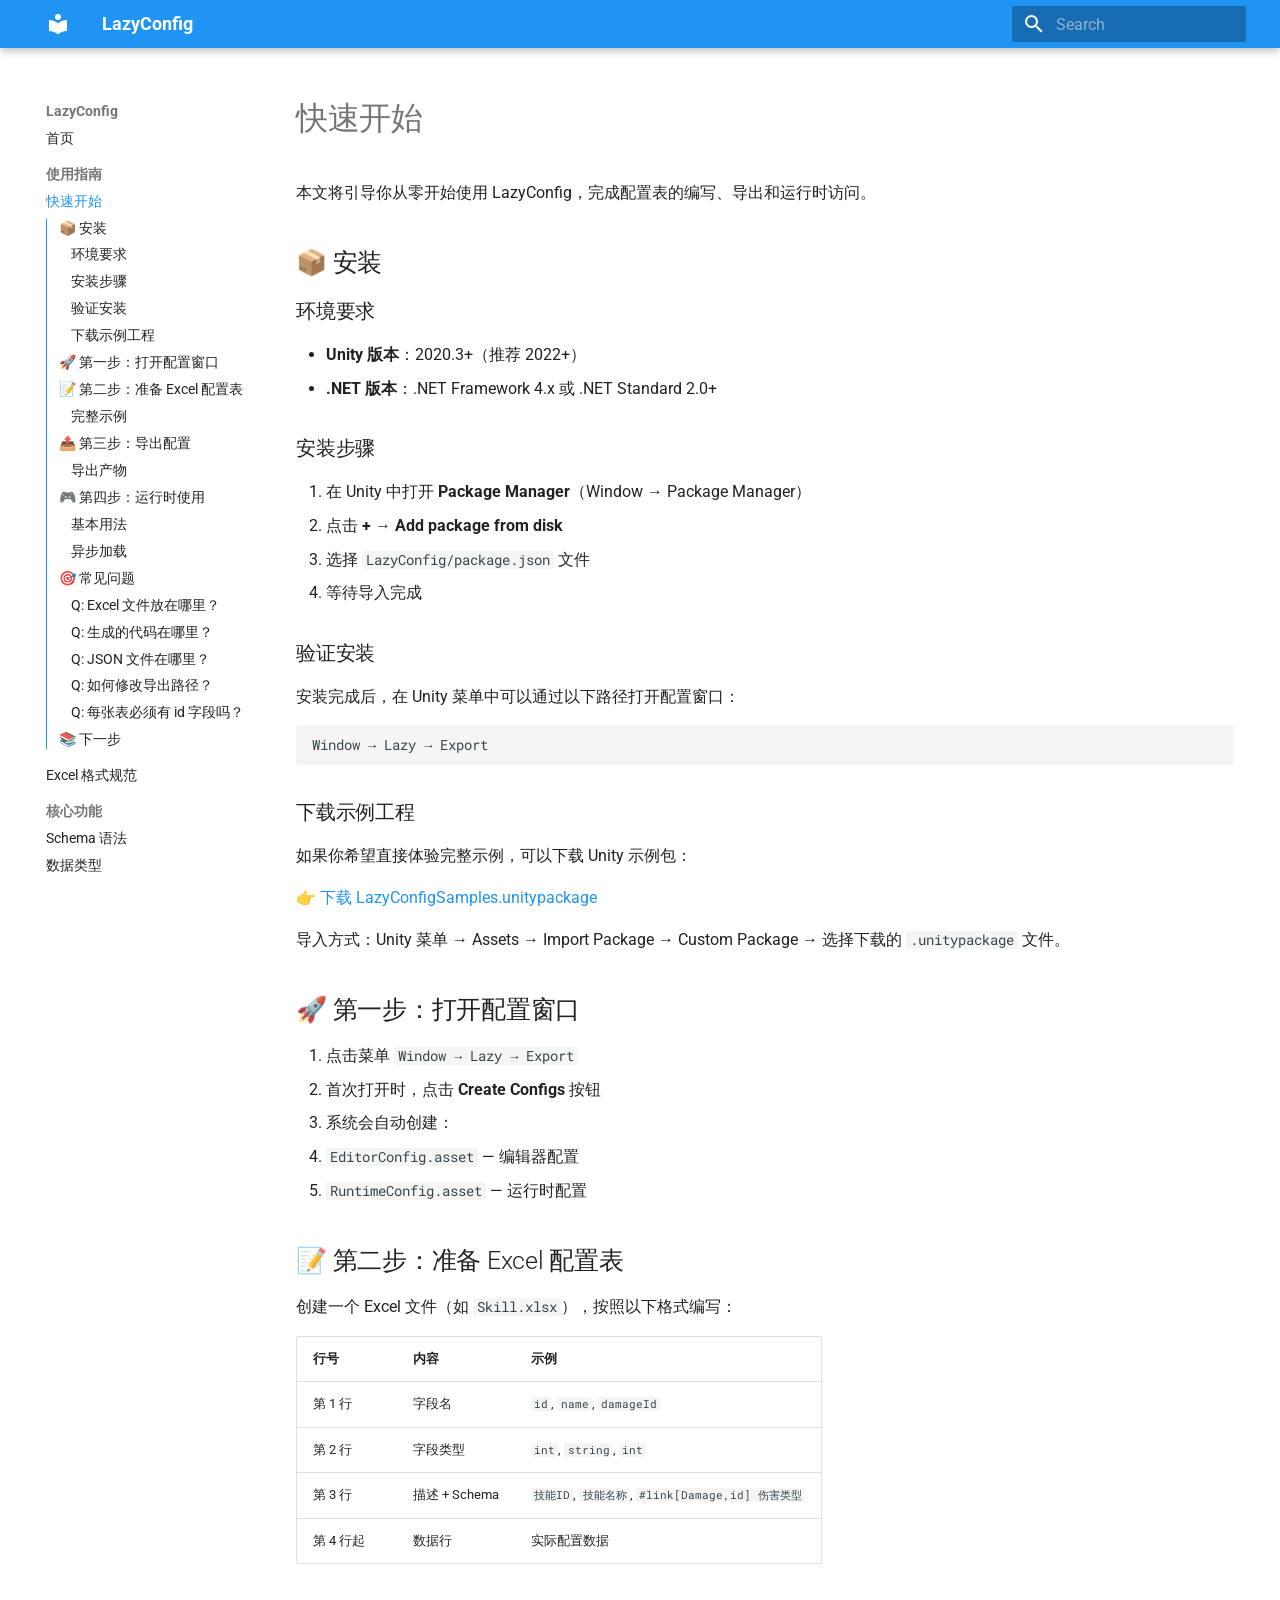
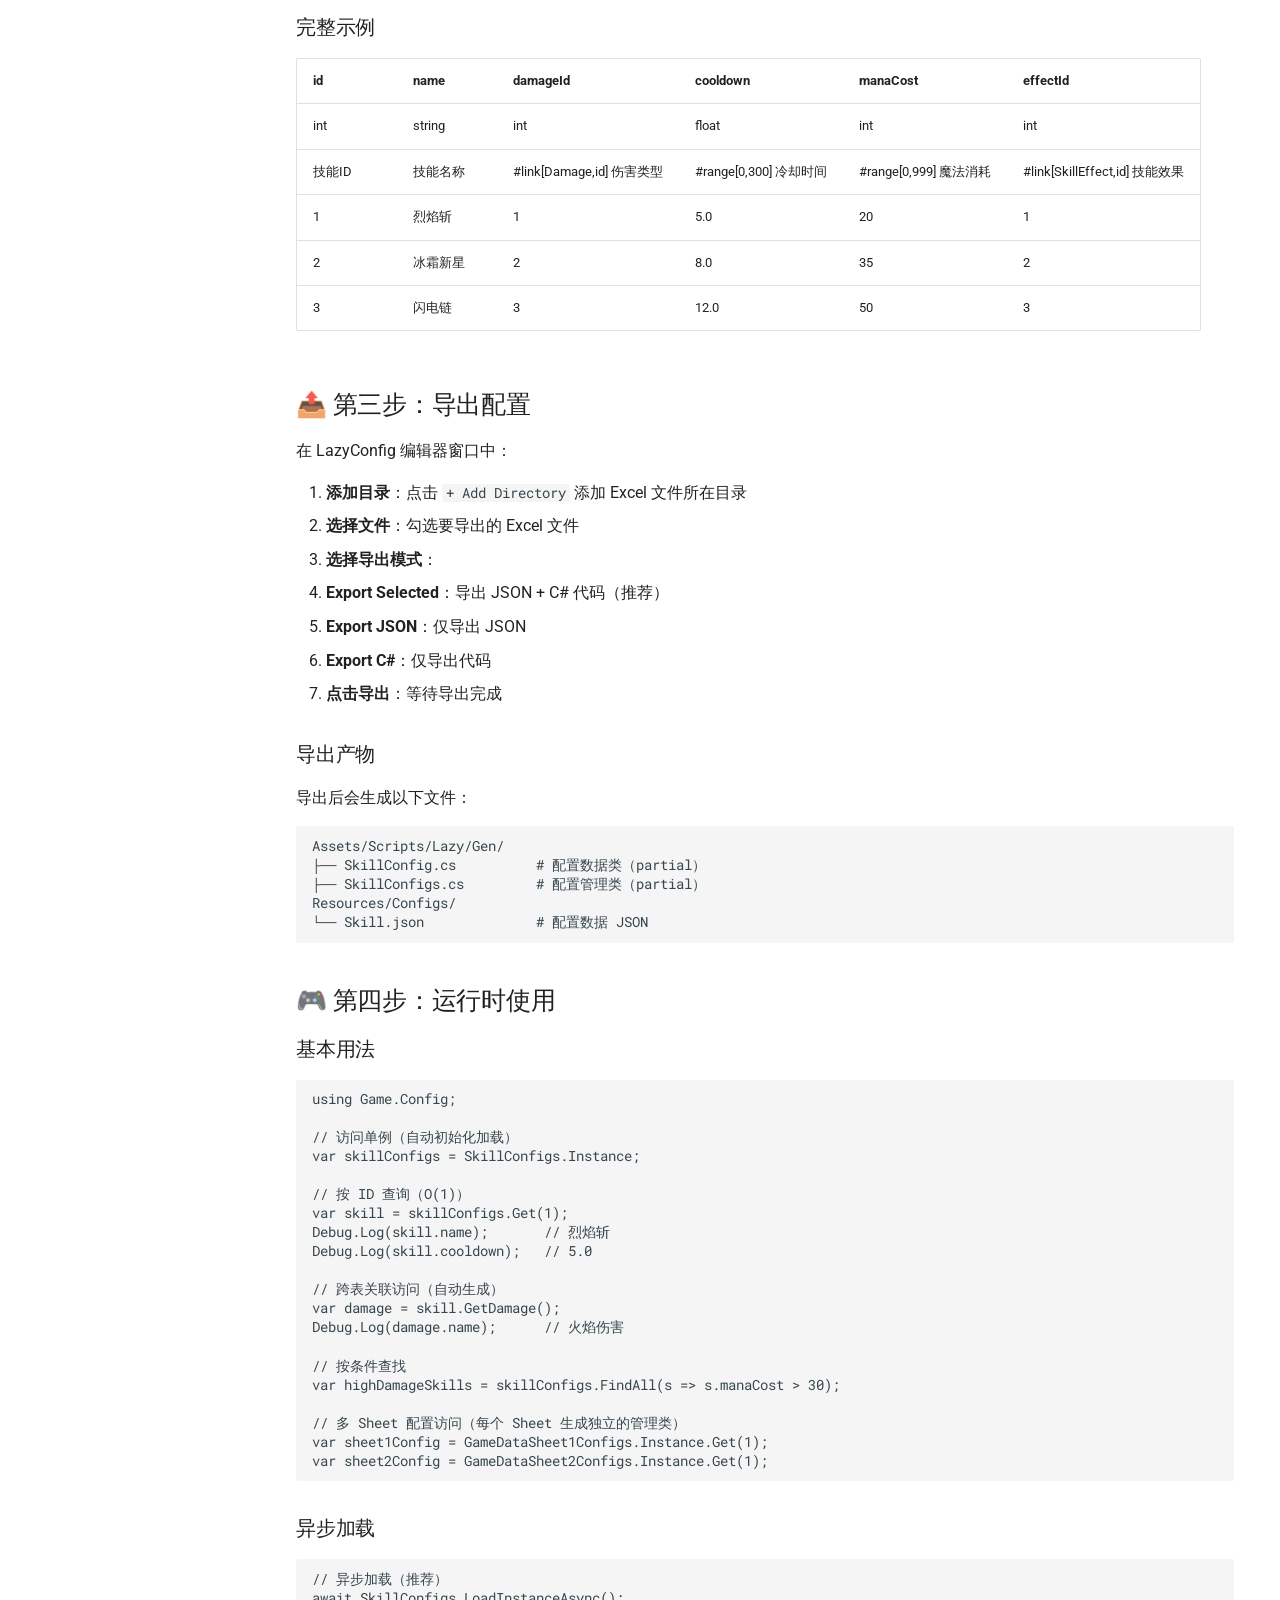
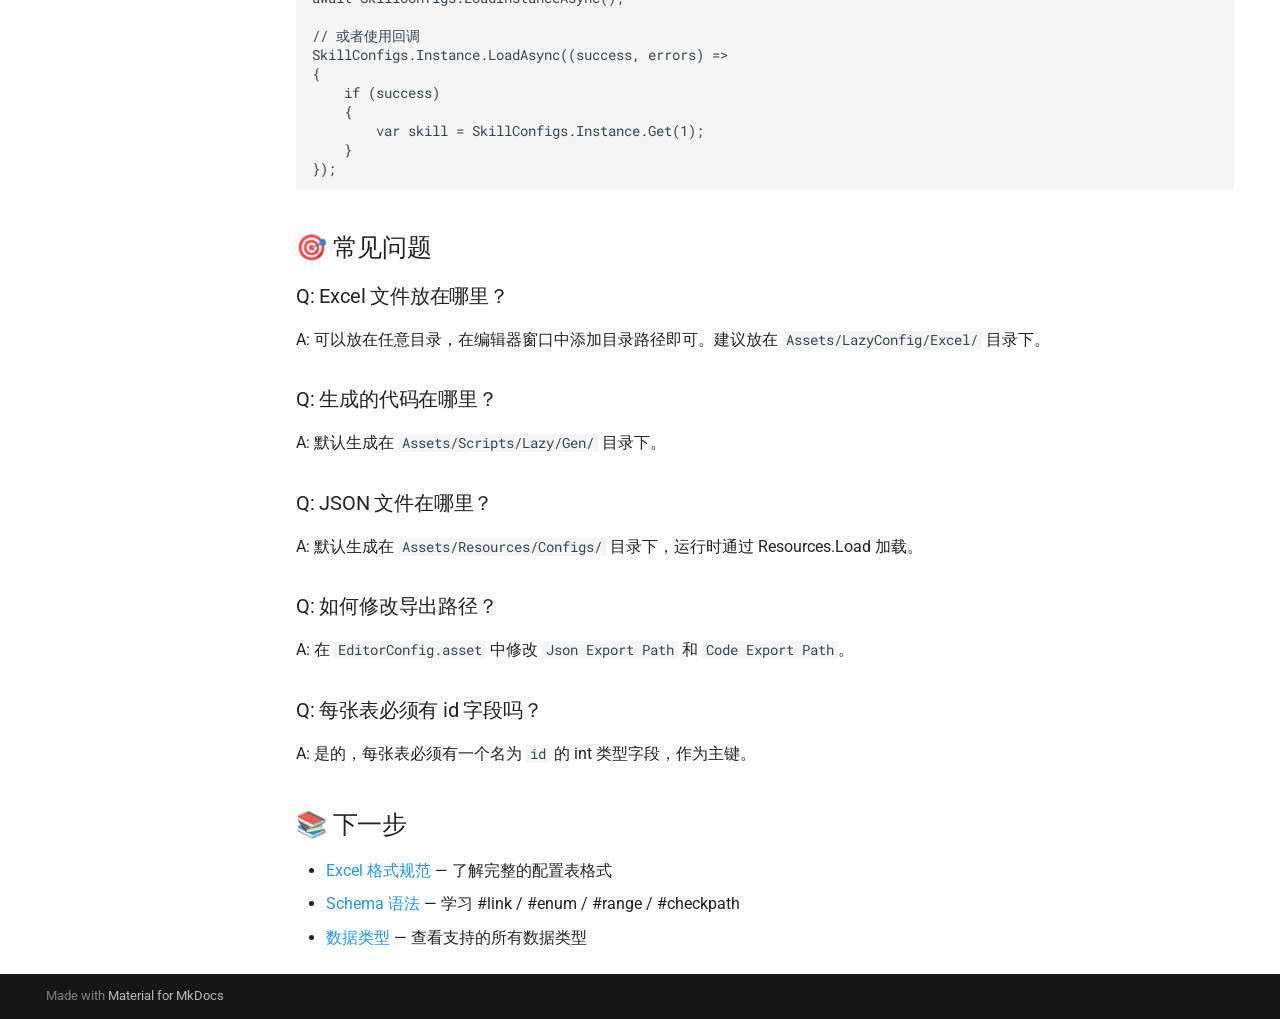
<file: getting-started/index.html>
<!doctype html>
<html lang="en" class="no-js">
  <head>
    
      <meta charset="utf-8">
      <meta name="viewport" content="width=device-width,initial-scale=1">
      
        <meta name="description" content="商业级 Excel → JSON → Config 自动化配置工具，专为 Unity 游戏开发打造">
      
      
      
        <link rel="canonical" href="https://lazyconfig.github.io/getting-started/">
      
      
        <link rel="prev" href="..">
      
      
        <link rel="next" href="../excel-format/">
      
      
        
      
      
      <link rel="icon" href="../assets/images/favicon.png">
      <meta name="generator" content="mkdocs-1.6.1, mkdocs-material-9.7.6">
    
    
      
        <title>快速开始 - LazyConfig</title>
      
    
    
      <link rel="stylesheet" href="../assets/stylesheets/main.484c7ddc.min.css">
      
        
        <link rel="stylesheet" href="../assets/stylesheets/palette.ab4e12ef.min.css">
      
      


    
    
      
    
    
      
        
        
        <link rel="preconnect" href="https://fonts.gstatic.com" crossorigin>
        <link rel="stylesheet" href="https://fonts.googleapis.com/css?family=Roboto:300,300i,400,400i,700,700i%7CRoboto+Mono:400,400i,700,700i&display=fallback">
        <style>:root{--md-text-font:"Roboto";--md-code-font:"Roboto Mono"}</style>
      
    
    
    <script>__md_scope=new URL("..",location),__md_hash=e=>[...e].reduce(((e,_)=>(e<<5)-e+_.charCodeAt(0)),0),__md_get=(e,_=localStorage,t=__md_scope)=>JSON.parse(_.getItem(t.pathname+"."+e)),__md_set=(e,_,t=localStorage,a=__md_scope)=>{try{t.setItem(a.pathname+"."+e,JSON.stringify(_))}catch(e){}}</script>
    
      

    
    
  </head>
  
  
    
    
    
    
    
    <body dir="ltr" data-md-color-scheme="default" data-md-color-primary="blue" data-md-color-accent="cyan">
  
    
    <input class="md-toggle" data-md-toggle="drawer" type="checkbox" id="__drawer" autocomplete="off">
    <input class="md-toggle" data-md-toggle="search" type="checkbox" id="__search" autocomplete="off">
    <label class="md-overlay" for="__drawer"></label>
    <div data-md-component="skip">
      
        
        <a href="#_1" class="md-skip">
          Skip to content
        </a>
      
    </div>
    <div data-md-component="announce">
      
    </div>
    
    
      

  

<header class="md-header md-header--shadow" data-md-component="header">
  <nav class="md-header__inner md-grid" aria-label="Header">
    <a href=".." title="LazyConfig" class="md-header__button md-logo" aria-label="LazyConfig" data-md-component="logo">
      
  
  <svg xmlns="http://www.w3.org/2000/svg" viewBox="0 0 24 24"><path d="M12 8a3 3 0 0 0 3-3 3 3 0 0 0-3-3 3 3 0 0 0-3 3 3 3 0 0 0 3 3m0 3.54C9.64 9.35 6.5 8 3 8v11c3.5 0 6.64 1.35 9 3.54 2.36-2.19 5.5-3.54 9-3.54V8c-3.5 0-6.64 1.35-9 3.54"/></svg>

    </a>
    <label class="md-header__button md-icon" for="__drawer">
      
      <svg xmlns="http://www.w3.org/2000/svg" viewBox="0 0 24 24"><path d="M3 6h18v2H3zm0 5h18v2H3zm0 5h18v2H3z"/></svg>
    </label>
    <div class="md-header__title" data-md-component="header-title">
      <div class="md-header__ellipsis">
        <div class="md-header__topic">
          <span class="md-ellipsis">
            LazyConfig
          </span>
        </div>
        <div class="md-header__topic" data-md-component="header-topic">
          <span class="md-ellipsis">
            
              快速开始
            
          </span>
        </div>
      </div>
    </div>
    
      
    
    
    
    
      
      
        <label class="md-header__button md-icon" for="__search">
          
          <svg xmlns="http://www.w3.org/2000/svg" viewBox="0 0 24 24"><path d="M9.5 3A6.5 6.5 0 0 1 16 9.5c0 1.61-.59 3.09-1.56 4.23l.27.27h.79l5 5-1.5 1.5-5-5v-.79l-.27-.27A6.52 6.52 0 0 1 9.5 16 6.5 6.5 0 0 1 3 9.5 6.5 6.5 0 0 1 9.5 3m0 2C7 5 5 7 5 9.5S7 14 9.5 14 14 12 14 9.5 12 5 9.5 5"/></svg>
        </label>
        <div class="md-search" data-md-component="search" role="dialog">
  <label class="md-search__overlay" for="__search"></label>
  <div class="md-search__inner" role="search">
    <form class="md-search__form" name="search">
      <input type="text" class="md-search__input" name="query" aria-label="Search" placeholder="Search" autocapitalize="off" autocorrect="off" autocomplete="off" spellcheck="false" data-md-component="search-query" required>
      <label class="md-search__icon md-icon" for="__search">
        
        <svg xmlns="http://www.w3.org/2000/svg" viewBox="0 0 24 24"><path d="M9.5 3A6.5 6.5 0 0 1 16 9.5c0 1.61-.59 3.09-1.56 4.23l.27.27h.79l5 5-1.5 1.5-5-5v-.79l-.27-.27A6.52 6.52 0 0 1 9.5 16 6.5 6.5 0 0 1 3 9.5 6.5 6.5 0 0 1 9.5 3m0 2C7 5 5 7 5 9.5S7 14 9.5 14 14 12 14 9.5 12 5 9.5 5"/></svg>
        
        <svg xmlns="http://www.w3.org/2000/svg" viewBox="0 0 24 24"><path d="M20 11v2H8l5.5 5.5-1.42 1.42L4.16 12l7.92-7.92L13.5 5.5 8 11z"/></svg>
      </label>
      <nav class="md-search__options" aria-label="Search">
        
        <button type="reset" class="md-search__icon md-icon" title="Clear" aria-label="Clear" tabindex="-1">
          
          <svg xmlns="http://www.w3.org/2000/svg" viewBox="0 0 24 24"><path d="M19 6.41 17.59 5 12 10.59 6.41 5 5 6.41 10.59 12 5 17.59 6.41 19 12 13.41 17.59 19 19 17.59 13.41 12z"/></svg>
        </button>
      </nav>
      
        <div class="md-search__suggest" data-md-component="search-suggest"></div>
      
    </form>
    <div class="md-search__output">
      <div class="md-search__scrollwrap" tabindex="0" data-md-scrollfix>
        <div class="md-search-result" data-md-component="search-result">
          <div class="md-search-result__meta">
            Initializing search
          </div>
          <ol class="md-search-result__list" role="presentation"></ol>
        </div>
      </div>
    </div>
  </div>
</div>
      
    
    
  </nav>
  
</header>
    
    <div class="md-container" data-md-component="container">
      
      
        
          
        
      
      <main class="md-main" data-md-component="main">
        <div class="md-main__inner md-grid">
          
            
              
              <div class="md-sidebar md-sidebar--primary" data-md-component="sidebar" data-md-type="navigation" >
                <div class="md-sidebar__scrollwrap">
                  <div class="md-sidebar__inner">
                    



  

<nav class="md-nav md-nav--primary md-nav--integrated" aria-label="Navigation" data-md-level="0">
  <label class="md-nav__title" for="__drawer">
    <a href=".." title="LazyConfig" class="md-nav__button md-logo" aria-label="LazyConfig" data-md-component="logo">
      
  
  <svg xmlns="http://www.w3.org/2000/svg" viewBox="0 0 24 24"><path d="M12 8a3 3 0 0 0 3-3 3 3 0 0 0-3-3 3 3 0 0 0-3 3 3 3 0 0 0 3 3m0 3.54C9.64 9.35 6.5 8 3 8v11c3.5 0 6.64 1.35 9 3.54 2.36-2.19 5.5-3.54 9-3.54V8c-3.5 0-6.64 1.35-9 3.54"/></svg>

    </a>
    LazyConfig
  </label>
  
  <ul class="md-nav__list" data-md-scrollfix>
    
      
      
  
  
  
  
    <li class="md-nav__item">
      <a href=".." class="md-nav__link">
        
  
  
  <span class="md-ellipsis">
    
  
    首页
  

    
  </span>
  
  

      </a>
    </li>
  

    
      
      
  
  
    
  
  
  
    
    
      
        
      
        
      
    
    
    
      
        
        
      
    
    
    <li class="md-nav__item md-nav__item--active md-nav__item--section md-nav__item--nested">
      
        
        
        <input class="md-nav__toggle md-toggle " type="checkbox" id="__nav_2" checked>
        
          
          <label class="md-nav__link" for="__nav_2" id="__nav_2_label" tabindex="">
            
  
  
  <span class="md-ellipsis">
    
  
    使用指南
  

    
  </span>
  
  

            <span class="md-nav__icon md-icon"></span>
          </label>
        
        <nav class="md-nav" data-md-level="1" aria-labelledby="__nav_2_label" aria-expanded="true">
          <label class="md-nav__title" for="__nav_2">
            <span class="md-nav__icon md-icon"></span>
            
  
    使用指南
  

          </label>
          <ul class="md-nav__list" data-md-scrollfix>
            
              
                
  
  
    
  
  
  
    <li class="md-nav__item md-nav__item--active">
      
      <input class="md-nav__toggle md-toggle" type="checkbox" id="__toc">
      
      
        
      
      
        <label class="md-nav__link md-nav__link--active" for="__toc">
          
  
  
  <span class="md-ellipsis">
    
  
    快速开始
  

    
  </span>
  
  

          <span class="md-nav__icon md-icon"></span>
        </label>
      
      <a href="./" class="md-nav__link md-nav__link--active">
        
  
  
  <span class="md-ellipsis">
    
  
    快速开始
  

    
  </span>
  
  

      </a>
      
        

<nav class="md-nav md-nav--secondary" aria-label="Table of contents">
  
  
  
    
  
  
    <label class="md-nav__title" for="__toc">
      <span class="md-nav__icon md-icon"></span>
      Table of contents
    </label>
    <ul class="md-nav__list" data-md-component="toc" data-md-scrollfix>
      
        <li class="md-nav__item">
  <a href="#_2" class="md-nav__link">
    <span class="md-ellipsis">
      
        📦 安装
      
    </span>
  </a>
  
    <nav class="md-nav" aria-label="📦 安装">
      <ul class="md-nav__list">
        
          <li class="md-nav__item">
  <a href="#_3" class="md-nav__link">
    <span class="md-ellipsis">
      
        环境要求
      
    </span>
  </a>
  
</li>
        
          <li class="md-nav__item">
  <a href="#_4" class="md-nav__link">
    <span class="md-ellipsis">
      
        安装步骤
      
    </span>
  </a>
  
</li>
        
          <li class="md-nav__item">
  <a href="#_5" class="md-nav__link">
    <span class="md-ellipsis">
      
        验证安装
      
    </span>
  </a>
  
</li>
        
          <li class="md-nav__item">
  <a href="#_6" class="md-nav__link">
    <span class="md-ellipsis">
      
        下载示例工程
      
    </span>
  </a>
  
</li>
        
      </ul>
    </nav>
  
</li>
      
        <li class="md-nav__item">
  <a href="#_7" class="md-nav__link">
    <span class="md-ellipsis">
      
        🚀 第一步：打开配置窗口
      
    </span>
  </a>
  
</li>
      
        <li class="md-nav__item">
  <a href="#excel" class="md-nav__link">
    <span class="md-ellipsis">
      
        📝 第二步：准备 Excel 配置表
      
    </span>
  </a>
  
    <nav class="md-nav" aria-label="📝 第二步：准备 Excel 配置表">
      <ul class="md-nav__list">
        
          <li class="md-nav__item">
  <a href="#_8" class="md-nav__link">
    <span class="md-ellipsis">
      
        完整示例
      
    </span>
  </a>
  
</li>
        
      </ul>
    </nav>
  
</li>
      
        <li class="md-nav__item">
  <a href="#_9" class="md-nav__link">
    <span class="md-ellipsis">
      
        📤 第三步：导出配置
      
    </span>
  </a>
  
    <nav class="md-nav" aria-label="📤 第三步：导出配置">
      <ul class="md-nav__list">
        
          <li class="md-nav__item">
  <a href="#_10" class="md-nav__link">
    <span class="md-ellipsis">
      
        导出产物
      
    </span>
  </a>
  
</li>
        
      </ul>
    </nav>
  
</li>
      
        <li class="md-nav__item">
  <a href="#_11" class="md-nav__link">
    <span class="md-ellipsis">
      
        🎮 第四步：运行时使用
      
    </span>
  </a>
  
    <nav class="md-nav" aria-label="🎮 第四步：运行时使用">
      <ul class="md-nav__list">
        
          <li class="md-nav__item">
  <a href="#_12" class="md-nav__link">
    <span class="md-ellipsis">
      
        基本用法
      
    </span>
  </a>
  
</li>
        
          <li class="md-nav__item">
  <a href="#_13" class="md-nav__link">
    <span class="md-ellipsis">
      
        异步加载
      
    </span>
  </a>
  
</li>
        
      </ul>
    </nav>
  
</li>
      
        <li class="md-nav__item">
  <a href="#_14" class="md-nav__link">
    <span class="md-ellipsis">
      
        🎯 常见问题
      
    </span>
  </a>
  
    <nav class="md-nav" aria-label="🎯 常见问题">
      <ul class="md-nav__list">
        
          <li class="md-nav__item">
  <a href="#q-excel" class="md-nav__link">
    <span class="md-ellipsis">
      
        Q: Excel 文件放在哪里？
      
    </span>
  </a>
  
</li>
        
          <li class="md-nav__item">
  <a href="#q" class="md-nav__link">
    <span class="md-ellipsis">
      
        Q: 生成的代码在哪里？
      
    </span>
  </a>
  
</li>
        
          <li class="md-nav__item">
  <a href="#q-json" class="md-nav__link">
    <span class="md-ellipsis">
      
        Q: JSON 文件在哪里？
      
    </span>
  </a>
  
</li>
        
          <li class="md-nav__item">
  <a href="#q_1" class="md-nav__link">
    <span class="md-ellipsis">
      
        Q: 如何修改导出路径？
      
    </span>
  </a>
  
</li>
        
          <li class="md-nav__item">
  <a href="#q-id" class="md-nav__link">
    <span class="md-ellipsis">
      
        Q: 每张表必须有 id 字段吗？
      
    </span>
  </a>
  
</li>
        
      </ul>
    </nav>
  
</li>
      
        <li class="md-nav__item">
  <a href="#_15" class="md-nav__link">
    <span class="md-ellipsis">
      
        📚 下一步
      
    </span>
  </a>
  
</li>
      
    </ul>
  
</nav>
      
    </li>
  

              
            
              
                
  
  
  
  
    <li class="md-nav__item">
      <a href="../excel-format/" class="md-nav__link">
        
  
  
  <span class="md-ellipsis">
    
  
    Excel 格式规范
  

    
  </span>
  
  

      </a>
    </li>
  

              
            
          </ul>
        </nav>
      
    </li>
  

    
      
      
  
  
  
  
    
    
      
        
      
        
      
        
      
    
    
    
      
        
        
      
    
    
    <li class="md-nav__item md-nav__item--section md-nav__item--nested">
      
        
        
          
        
        <input class="md-nav__toggle md-toggle md-toggle--indeterminate" type="checkbox" id="__nav_3" >
        
          
          <label class="md-nav__link" for="__nav_3" id="__nav_3_label" tabindex="">
            
  
  
  <span class="md-ellipsis">
    
  
    核心功能
  

    
  </span>
  
  

            <span class="md-nav__icon md-icon"></span>
          </label>
        
        <nav class="md-nav" data-md-level="1" aria-labelledby="__nav_3_label" aria-expanded="false">
          <label class="md-nav__title" for="__nav_3">
            <span class="md-nav__icon md-icon"></span>
            
  
    核心功能
  

          </label>
          <ul class="md-nav__list" data-md-scrollfix>
            
              
                
  
  
  
  
    <li class="md-nav__item">
      <a href="../schema/" class="md-nav__link">
        
  
  
  <span class="md-ellipsis">
    
  
    Schema 语法
  

    
  </span>
  
  

      </a>
    </li>
  

              
            
              
                
  
  
  
  
    <li class="md-nav__item">
      <a href="../data-types/" class="md-nav__link">
        
  
  
  <span class="md-ellipsis">
    
  
    数据类型
  

    
  </span>
  
  

      </a>
    </li>
  

              
            
              
                
  
  
  
  
    <li class="md-nav__item">
      <a href="../runtime-api/" class="md-nav__link">
        
  
  
  <span class="md-ellipsis">
    
  
    运行时 API
  

    
  </span>
  
  

      </a>
    </li>
  

              
            
          </ul>
        </nav>
      
    </li>
  

    
      
      
  
  
  
  
    
    
      
        
      
        
      
    
    
    
      
        
        
      
    
    
    <li class="md-nav__item md-nav__item--section md-nav__item--nested">
      
        
        
          
        
        <input class="md-nav__toggle md-toggle md-toggle--indeterminate" type="checkbox" id="__nav_4" >
        
          
          <label class="md-nav__link" for="__nav_4" id="__nav_4_label" tabindex="">
            
  
  
  <span class="md-ellipsis">
    
  
    高级扩展
  

    
  </span>
  
  

            <span class="md-nav__icon md-icon"></span>
          </label>
        
        <nav class="md-nav" data-md-level="1" aria-labelledby="__nav_4_label" aria-expanded="false">
          <label class="md-nav__title" for="__nav_4">
            <span class="md-nav__icon md-icon"></span>
            
  
    高级扩展
  

          </label>
          <ul class="md-nav__list" data-md-scrollfix>
            
              
                
  
  
  
  
    <li class="md-nav__item">
      <a href="../extension/" class="md-nav__link">
        
  
  
  <span class="md-ellipsis">
    
  
    扩展机制
  

    
  </span>
  
  

      </a>
    </li>
  

              
            
              
                
  
  
  
  
    <li class="md-nav__item">
      <a href="../examples/" class="md-nav__link">
        
  
  
  <span class="md-ellipsis">
    
  
    使用示例
  

    
  </span>
  
  

      </a>
    </li>
  

              
            
          </ul>
        </nav>
      
    </li>
  

    
      
      
  
  
  
  
    <li class="md-nav__item">
      <a href="../deploy/" class="md-nav__link">
        
  
  
  <span class="md-ellipsis">
    
  
    部署发布
  

    
  </span>
  
  

      </a>
    </li>
  

    
  </ul>
</nav>
                  </div>
                </div>
              </div>
            
            
          
          
            <div class="md-content" data-md-component="content">
              
              <article class="md-content__inner md-typeset">
                
                  



<h1 id="_1">快速开始<a class="headerlink" href="#_1" title="Permanent link">&para;</a></h1>
<p>本文将引导你从零开始使用 LazyConfig，完成配置表的编写、导出和运行时访问。</p>
<h2 id="_2">📦 安装<a class="headerlink" href="#_2" title="Permanent link">&para;</a></h2>
<h3 id="_3">环境要求<a class="headerlink" href="#_3" title="Permanent link">&para;</a></h3>
<ul>
<li><strong>Unity 版本</strong>：2020.3+（推荐 2022+）</li>
<li><strong>.NET 版本</strong>：.NET Framework 4.x 或 .NET Standard 2.0+</li>
</ul>
<h3 id="_4">安装步骤<a class="headerlink" href="#_4" title="Permanent link">&para;</a></h3>
<ol>
<li>在 Unity 中打开 <strong>Package Manager</strong>（Window → Package Manager）</li>
<li>点击 <strong>+</strong> → <strong>Add package from disk</strong></li>
<li>选择 <code>LazyConfig/package.json</code> 文件</li>
<li>等待导入完成</li>
</ol>
<h3 id="_5">验证安装<a class="headerlink" href="#_5" title="Permanent link">&para;</a></h3>
<p>安装完成后，在 Unity 菜单中可以通过以下路径打开配置窗口：</p>
<div class="codehilite"><pre><span></span><code>Window → Lazy → Export
</code></pre></div>

<h3 id="_6">下载示例工程<a class="headerlink" href="#_6" title="Permanent link">&para;</a></h3>
<p>如果你希望直接体验完整示例，可以下载 Unity 示例包：</p>
<p>👉 <a href="https://github.com/CodeWallace/LazyConfig_docs/raw/main/LazyConfigSamples.unitypackage">下载 LazyConfigSamples.unitypackage</a></p>
<p>导入方式：Unity 菜单 → Assets → Import Package → Custom Package → 选择下载的 <code>.unitypackage</code> 文件。</p>
<h2 id="_7">🚀 第一步：打开配置窗口<a class="headerlink" href="#_7" title="Permanent link">&para;</a></h2>
<ol>
<li>点击菜单 <code>Window → Lazy → Export</code></li>
<li>首次打开时，点击 <strong>Create Configs</strong> 按钮</li>
<li>系统会自动创建：</li>
<li><code>EditorConfig.asset</code> — 编辑器配置</li>
<li><code>RuntimeConfig.asset</code> — 运行时配置</li>
</ol>
<h2 id="excel">📝 第二步：准备 Excel 配置表<a class="headerlink" href="#excel" title="Permanent link">&para;</a></h2>
<p>创建一个 Excel 文件（如 <code>Skill.xlsx</code>），按照以下格式编写：</p>
<table>
<thead>
<tr>
<th>行号</th>
<th>内容</th>
<th>示例</th>
</tr>
</thead>
<tbody>
<tr>
<td>第 1 行</td>
<td>字段名</td>
<td><code>id</code>, <code>name</code>, <code>damageId</code></td>
</tr>
<tr>
<td>第 2 行</td>
<td>字段类型</td>
<td><code>int</code>, <code>string</code>, <code>int</code></td>
</tr>
<tr>
<td>第 3 行</td>
<td>描述 + Schema</td>
<td><code>技能ID</code>, <code>技能名称</code>, <code>#link[Damage,id] 伤害类型</code></td>
</tr>
<tr>
<td>第 4 行起</td>
<td>数据行</td>
<td>实际配置数据</td>
</tr>
</tbody>
</table>
<h3 id="_8">完整示例<a class="headerlink" href="#_8" title="Permanent link">&para;</a></h3>
<table>
<thead>
<tr>
<th>id</th>
<th>name</th>
<th>damageId</th>
<th>cooldown</th>
<th>manaCost</th>
<th>effectId</th>
</tr>
</thead>
<tbody>
<tr>
<td>int</td>
<td>string</td>
<td>int</td>
<td>float</td>
<td>int</td>
<td>int</td>
</tr>
<tr>
<td>技能ID</td>
<td>技能名称</td>
<td>#link[Damage,id] 伤害类型</td>
<td>#range[0,300] 冷却时间</td>
<td>#range[0,999] 魔法消耗</td>
<td>#link[SkillEffect,id] 技能效果</td>
</tr>
<tr>
<td>1</td>
<td>烈焰斩</td>
<td>1</td>
<td>5.0</td>
<td>20</td>
<td>1</td>
</tr>
<tr>
<td>2</td>
<td>冰霜新星</td>
<td>2</td>
<td>8.0</td>
<td>35</td>
<td>2</td>
</tr>
<tr>
<td>3</td>
<td>闪电链</td>
<td>3</td>
<td>12.0</td>
<td>50</td>
<td>3</td>
</tr>
</tbody>
</table>
<h2 id="_9">📤 第三步：导出配置<a class="headerlink" href="#_9" title="Permanent link">&para;</a></h2>
<p>在 LazyConfig 编辑器窗口中：</p>
<ol>
<li><strong>添加目录</strong>：点击 <code>+ Add Directory</code> 添加 Excel 文件所在目录</li>
<li><strong>选择文件</strong>：勾选要导出的 Excel 文件</li>
<li><strong>选择导出模式</strong>：</li>
<li><strong>Export Selected</strong>：导出 JSON + C# 代码（推荐）</li>
<li><strong>Export JSON</strong>：仅导出 JSON</li>
<li><strong>Export C#</strong>：仅导出代码</li>
<li><strong>点击导出</strong>：等待导出完成</li>
</ol>
<h3 id="_10">导出产物<a class="headerlink" href="#_10" title="Permanent link">&para;</a></h3>
<p>导出后会生成以下文件：</p>
<div class="codehilite"><pre><span></span><code>Assets/Scripts/Lazy/Gen/
├── SkillConfig.cs          # 配置数据类（partial）
├── SkillConfigs.cs         # 配置管理类（partial）
Resources/Configs/
└── Skill.json              # 配置数据 JSON
</code></pre></div>

<h2 id="_11">🎮 第四步：运行时使用<a class="headerlink" href="#_11" title="Permanent link">&para;</a></h2>
<h3 id="_12">基本用法<a class="headerlink" href="#_12" title="Permanent link">&para;</a></h3>
<div class="codehilite"><pre><span></span><code><span class="k">using</span><span class="w"> </span><span class="nn">Game.Config</span><span class="p">;</span>

<span class="c1">// 访问单例（自动初始化加载）</span>
<span class="kt">var</span><span class="w"> </span><span class="n">skillConfigs</span><span class="w"> </span><span class="o">=</span><span class="w"> </span><span class="n">SkillConfigs</span><span class="p">.</span><span class="n">Instance</span><span class="p">;</span>

<span class="c1">// 按 ID 查询（O(1)）</span>
<span class="kt">var</span><span class="w"> </span><span class="n">skill</span><span class="w"> </span><span class="o">=</span><span class="w"> </span><span class="n">skillConfigs</span><span class="p">.</span><span class="n">Get</span><span class="p">(</span><span class="mi">1</span><span class="p">);</span>
<span class="n">Debug</span><span class="p">.</span><span class="n">Log</span><span class="p">(</span><span class="n">skill</span><span class="p">.</span><span class="n">name</span><span class="p">);</span><span class="w">       </span><span class="c1">// 烈焰斩</span>
<span class="n">Debug</span><span class="p">.</span><span class="n">Log</span><span class="p">(</span><span class="n">skill</span><span class="p">.</span><span class="n">cooldown</span><span class="p">);</span><span class="w">   </span><span class="c1">// 5.0</span>

<span class="c1">// 跨表关联访问（自动生成）</span>
<span class="kt">var</span><span class="w"> </span><span class="n">damage</span><span class="w"> </span><span class="o">=</span><span class="w"> </span><span class="n">skill</span><span class="p">.</span><span class="n">GetDamage</span><span class="p">();</span>
<span class="n">Debug</span><span class="p">.</span><span class="n">Log</span><span class="p">(</span><span class="n">damage</span><span class="p">.</span><span class="n">name</span><span class="p">);</span><span class="w">      </span><span class="c1">// 火焰伤害</span>

<span class="c1">// 按条件查找</span>
<span class="kt">var</span><span class="w"> </span><span class="n">highDamageSkills</span><span class="w"> </span><span class="o">=</span><span class="w"> </span><span class="n">skillConfigs</span><span class="p">.</span><span class="n">FindAll</span><span class="p">(</span><span class="n">s</span><span class="w"> </span><span class="o">=&gt;</span><span class="w"> </span><span class="n">s</span><span class="p">.</span><span class="n">manaCost</span><span class="w"> </span><span class="o">&gt;</span><span class="w"> </span><span class="mi">30</span><span class="p">);</span>

<span class="c1">// 多 Sheet 配置访问（每个 Sheet 生成独立的管理类）</span>
<span class="kt">var</span><span class="w"> </span><span class="n">sheet1Config</span><span class="w"> </span><span class="o">=</span><span class="w"> </span><span class="n">GameDataSheet1Configs</span><span class="p">.</span><span class="n">Instance</span><span class="p">.</span><span class="n">Get</span><span class="p">(</span><span class="mi">1</span><span class="p">);</span>
<span class="kt">var</span><span class="w"> </span><span class="n">sheet2Config</span><span class="w"> </span><span class="o">=</span><span class="w"> </span><span class="n">GameDataSheet2Configs</span><span class="p">.</span><span class="n">Instance</span><span class="p">.</span><span class="n">Get</span><span class="p">(</span><span class="mi">1</span><span class="p">);</span>
</code></pre></div>

<h3 id="_13">异步加载<a class="headerlink" href="#_13" title="Permanent link">&para;</a></h3>
<div class="codehilite"><pre><span></span><code><span class="c1">// 异步加载（推荐）</span>
<span class="k">await</span><span class="w"> </span><span class="n">SkillConfigs</span><span class="p">.</span><span class="n">LoadInstanceAsync</span><span class="p">();</span>

<span class="c1">// 或者使用回调</span>
<span class="n">SkillConfigs</span><span class="p">.</span><span class="n">Instance</span><span class="p">.</span><span class="n">LoadAsync</span><span class="p">((</span><span class="n">success</span><span class="p">,</span><span class="w"> </span><span class="n">errors</span><span class="p">)</span><span class="w"> </span><span class="o">=&gt;</span>
<span class="p">{</span>
<span class="w">    </span><span class="k">if</span><span class="w"> </span><span class="p">(</span><span class="n">success</span><span class="p">)</span>
<span class="w">    </span><span class="p">{</span>
<span class="w">        </span><span class="kt">var</span><span class="w"> </span><span class="n">skill</span><span class="w"> </span><span class="o">=</span><span class="w"> </span><span class="n">SkillConfigs</span><span class="p">.</span><span class="n">Instance</span><span class="p">.</span><span class="n">Get</span><span class="p">(</span><span class="mi">1</span><span class="p">);</span>
<span class="w">    </span><span class="p">}</span>
<span class="p">});</span>
</code></pre></div>

<h2 id="_14">🎯 常见问题<a class="headerlink" href="#_14" title="Permanent link">&para;</a></h2>
<h3 id="q-excel">Q: Excel 文件放在哪里？<a class="headerlink" href="#q-excel" title="Permanent link">&para;</a></h3>
<p>A: 可以放在任意目录，在编辑器窗口中添加目录路径即可。建议放在 <code>Assets/LazyConfig/Excel/</code> 目录下。</p>
<h3 id="q">Q: 生成的代码在哪里？<a class="headerlink" href="#q" title="Permanent link">&para;</a></h3>
<p>A: 默认生成在 <code>Assets/Scripts/Lazy/Gen/</code> 目录下。</p>
<h3 id="q-json">Q: JSON 文件在哪里？<a class="headerlink" href="#q-json" title="Permanent link">&para;</a></h3>
<p>A: 默认生成在 <code>Assets/Resources/Configs/</code> 目录下，运行时通过 Resources.Load 加载。</p>
<h3 id="q_1">Q: 如何修改导出路径？<a class="headerlink" href="#q_1" title="Permanent link">&para;</a></h3>
<p>A: 在 <code>EditorConfig.asset</code> 中修改 <code>Json Export Path</code> 和 <code>Code Export Path</code>。</p>
<h3 id="q-id">Q: 每张表必须有 id 字段吗？<a class="headerlink" href="#q-id" title="Permanent link">&para;</a></h3>
<p>A: 是的，每张表必须有一个名为 <code>id</code> 的 int 类型字段，作为主键。</p>
<h2 id="_15">📚 下一步<a class="headerlink" href="#_15" title="Permanent link">&para;</a></h2>
<ul>
<li><a href="../excel-format/">Excel 格式规范</a> — 了解完整的配置表格式</li>
<li><a href="../schema/">Schema 语法</a> — 学习 #link / #enum / #range / #checkpath</li>
<li><a href="../data-types/">数据类型</a> — 查看支持的所有数据类型</li>
</ul>












                
              </article>
            </div>
          
          
<script>var target=document.getElementById(location.hash.slice(1));target&&target.name&&(target.checked=target.name.startsWith("__tabbed_"))</script>
        </div>
        
          <button type="button" class="md-top md-icon" data-md-component="top" hidden>
  
  <svg xmlns="http://www.w3.org/2000/svg" viewBox="0 0 24 24"><path d="M13 20h-2V8l-5.5 5.5-1.42-1.42L12 4.16l7.92 7.92-1.42 1.42L13 8z"/></svg>
  Back to top
</button>
        
      </main>
      
        <footer class="md-footer">
  
  <div class="md-footer-meta md-typeset">
    <div class="md-footer-meta__inner md-grid">
      <div class="md-copyright">
  
  
    Made with
    <a href="https://squidfunk.github.io/mkdocs-material/" target="_blank" rel="noopener">
      Material for MkDocs
    </a>
  
</div>
      
    </div>
  </div>
</footer>
      
    </div>
    <div class="md-dialog" data-md-component="dialog">
      <div class="md-dialog__inner md-typeset"></div>
    </div>
    
    
    
      
      
      <script id="__config" type="application/json">{"annotate": null, "base": "..", "features": ["navigation.sidebar", "navigation.expand", "navigation.sections", "navigation.top", "toc.integrate", "search.suggest", "search.highlight", "navigation.indexes"], "search": "../assets/javascripts/workers/search.2c215733.min.js", "tags": null, "translations": {"clipboard.copied": "Copied to clipboard", "clipboard.copy": "Copy to clipboard", "search.result.more.one": "1 more on this page", "search.result.more.other": "# more on this page", "search.result.none": "No matching documents", "search.result.one": "1 matching document", "search.result.other": "# matching documents", "search.result.placeholder": "Type to start searching", "search.result.term.missing": "Missing", "select.version": "Select version"}, "version": null}</script>
    
    
      <script src="../assets/javascripts/bundle.79ae519e.min.js"></script>
      
    
  </body>
</html>
</file>
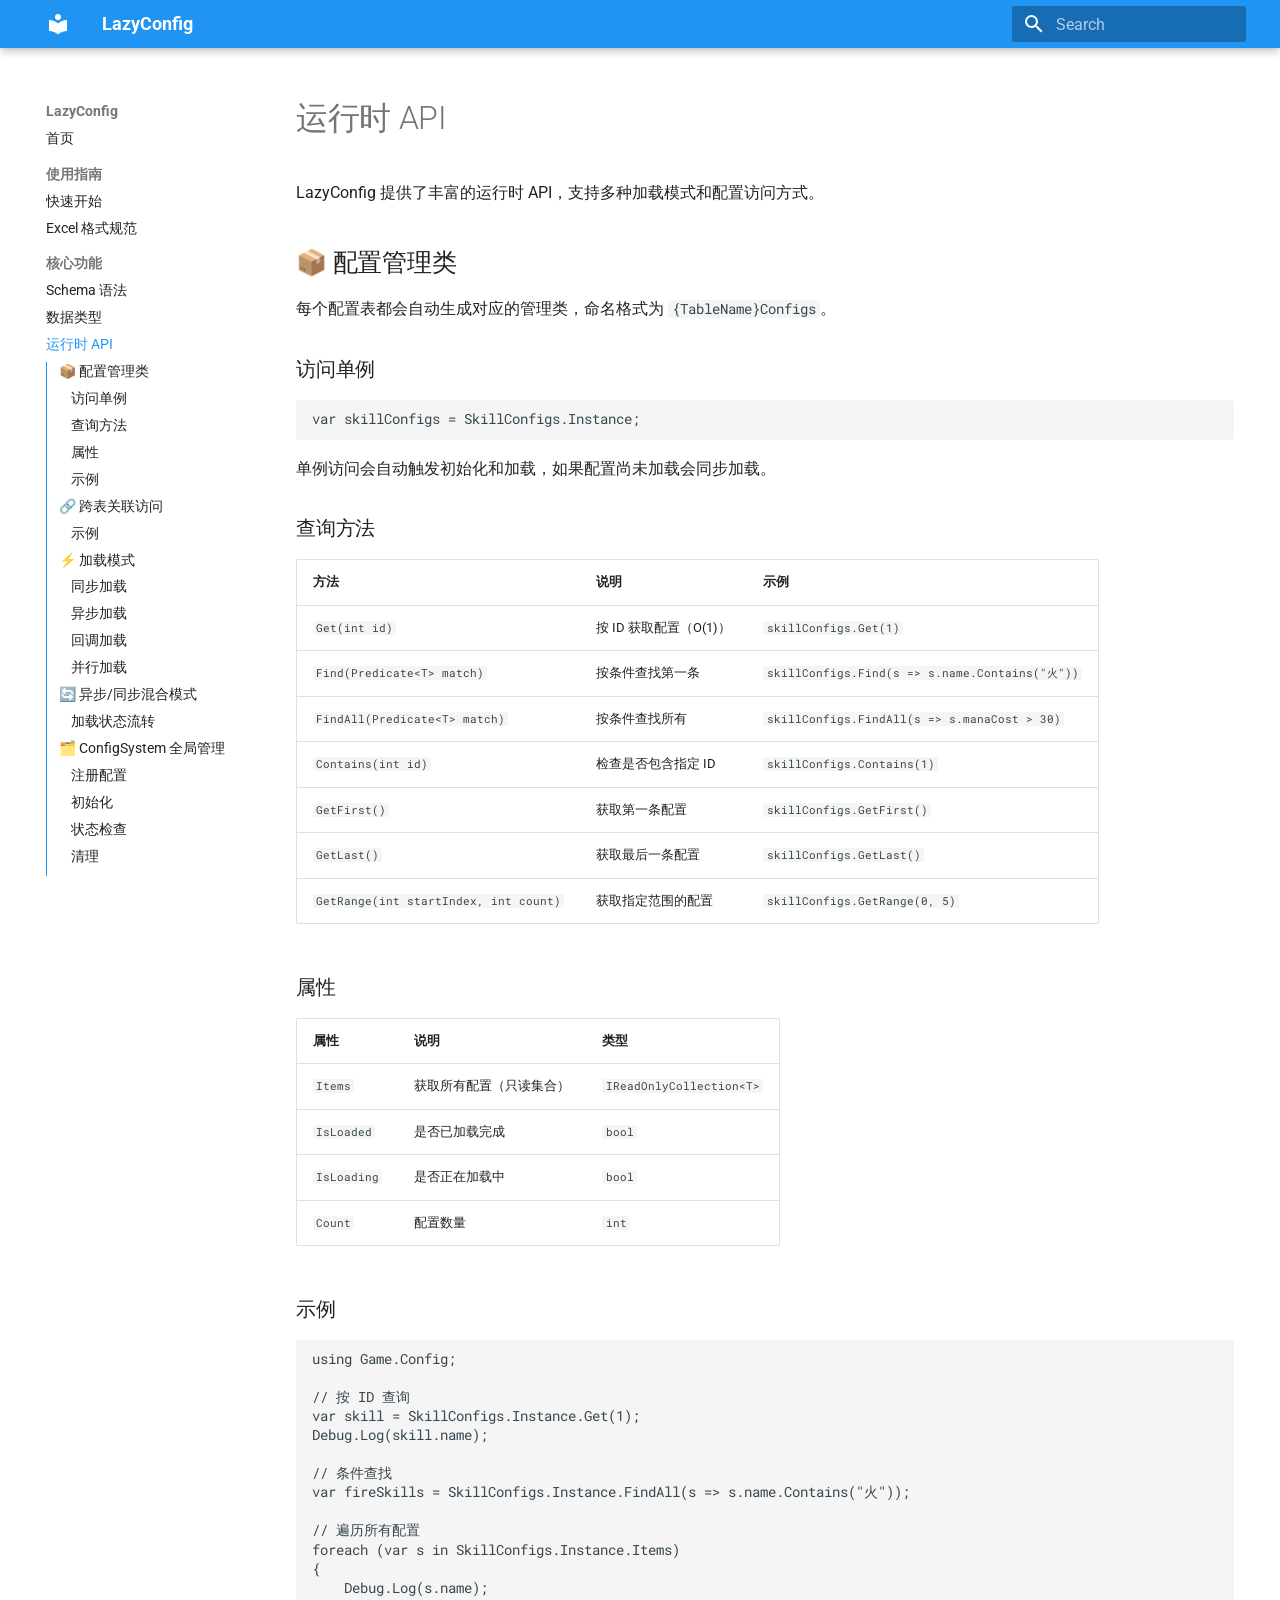
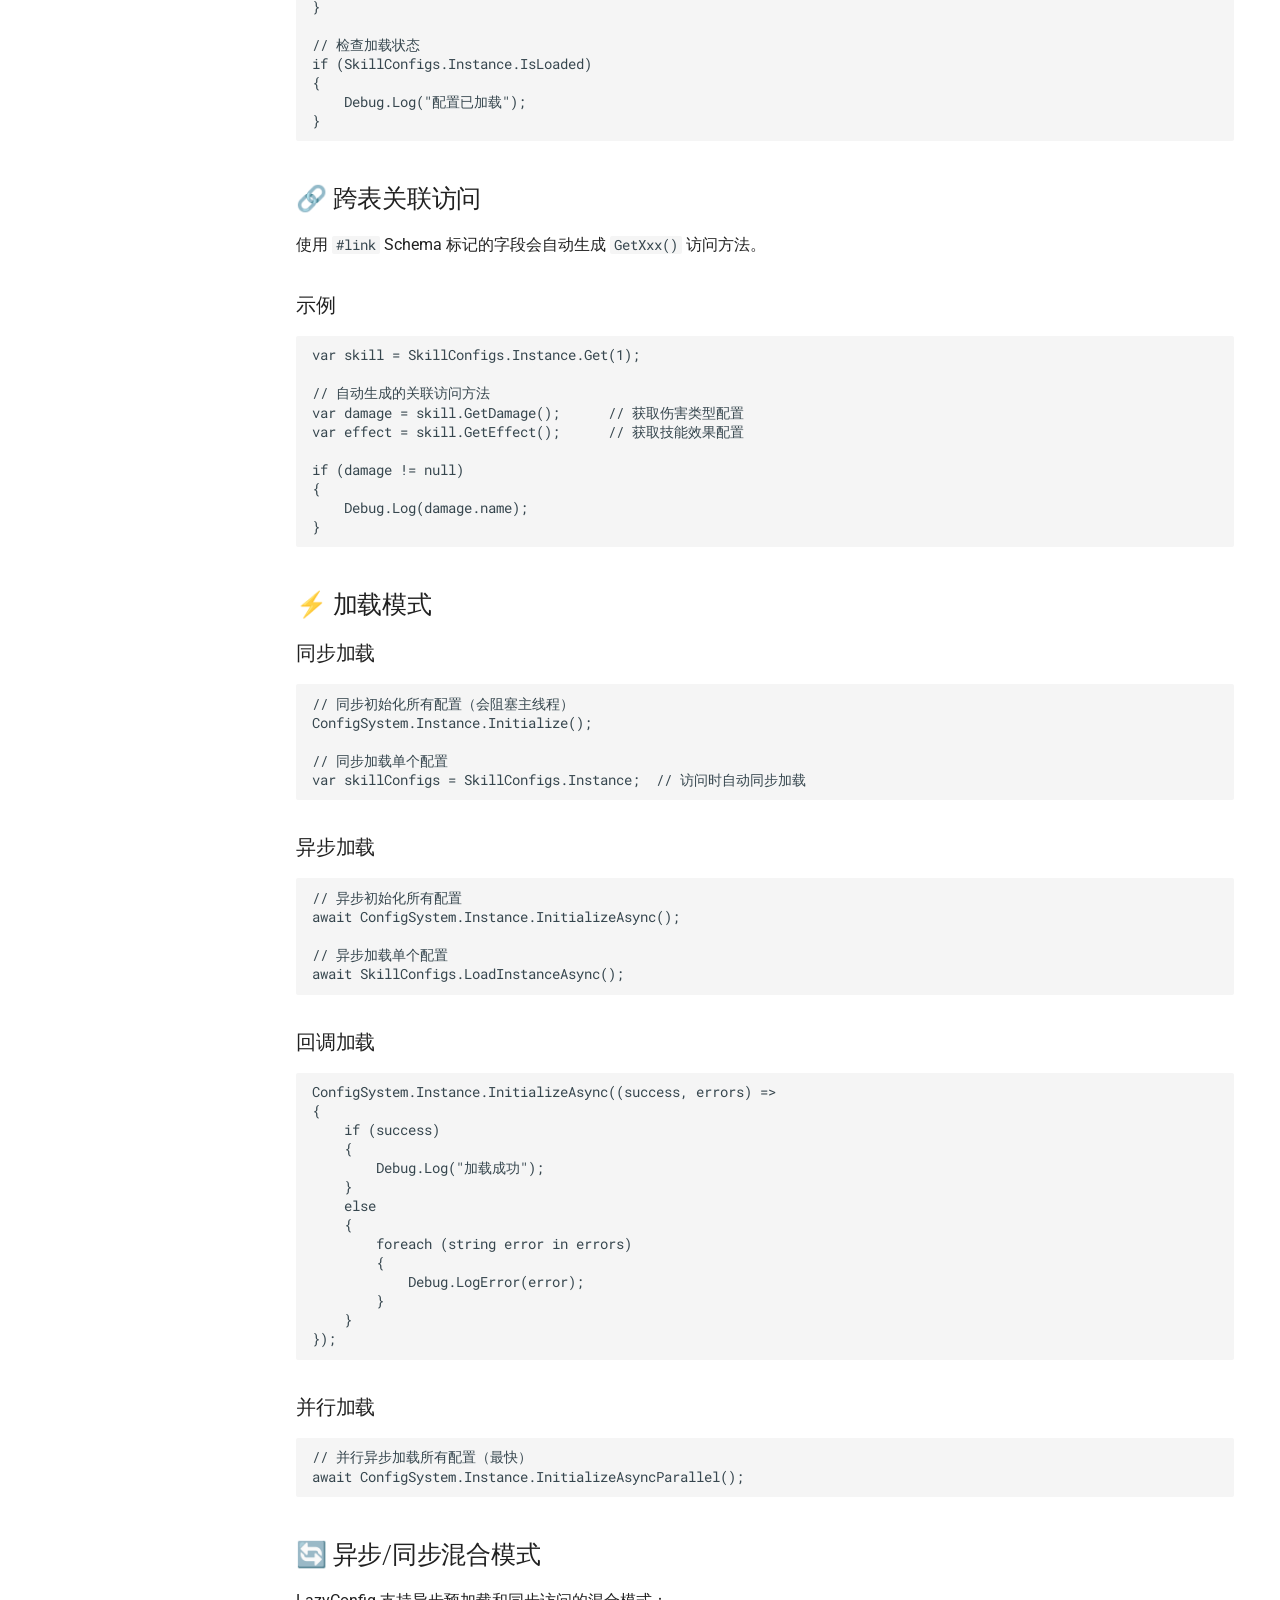
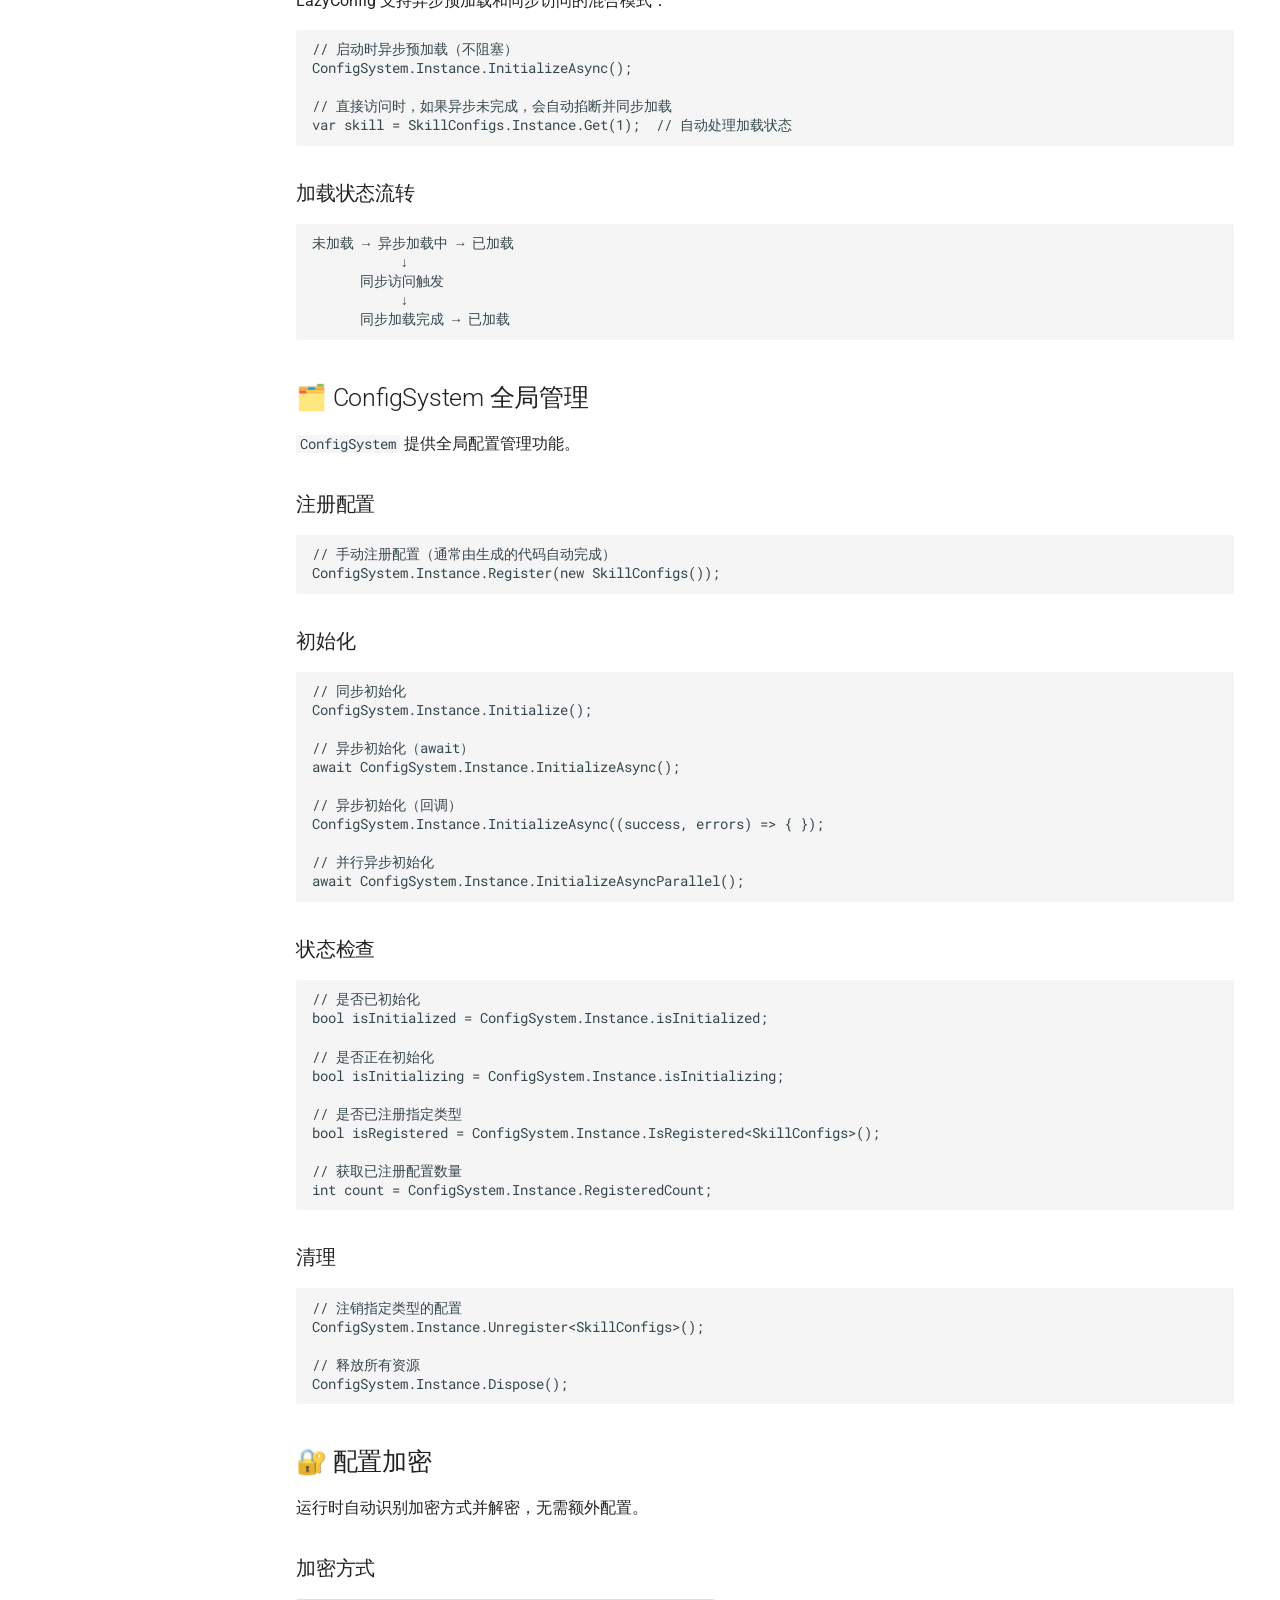
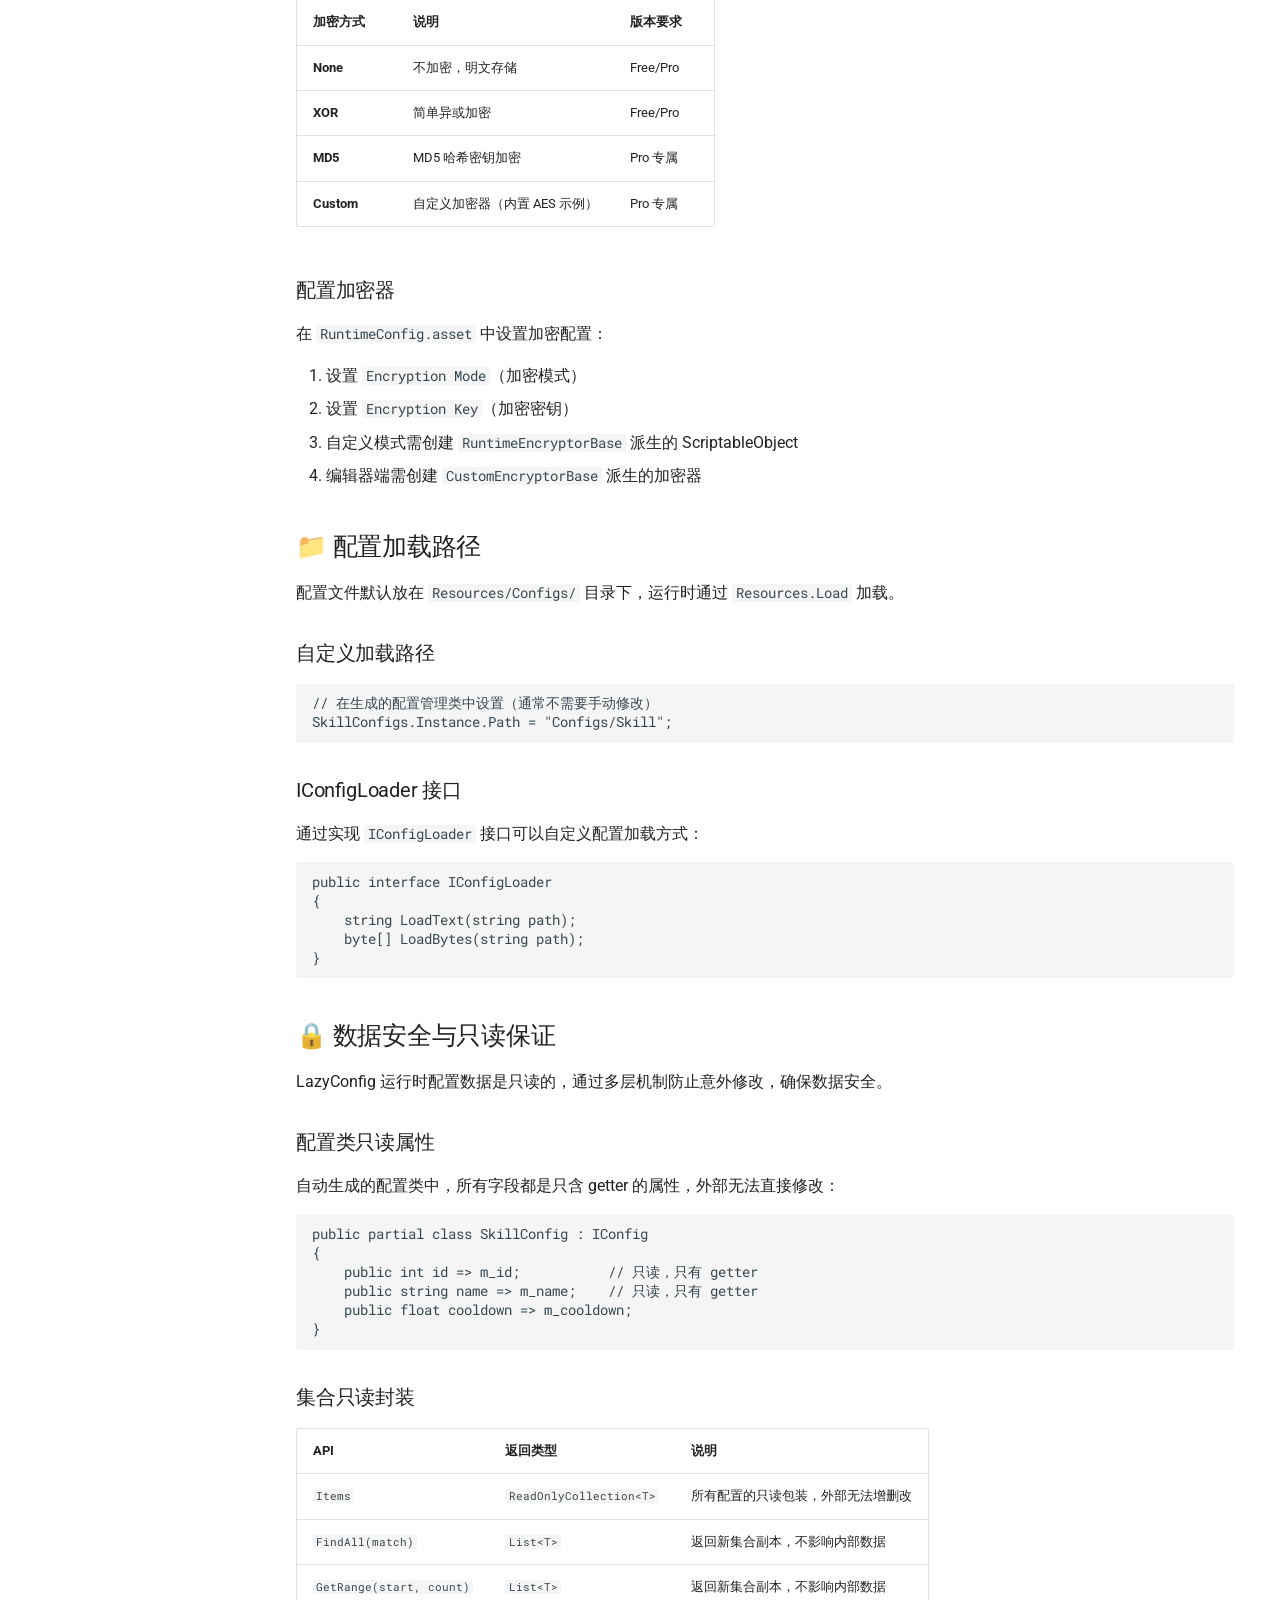
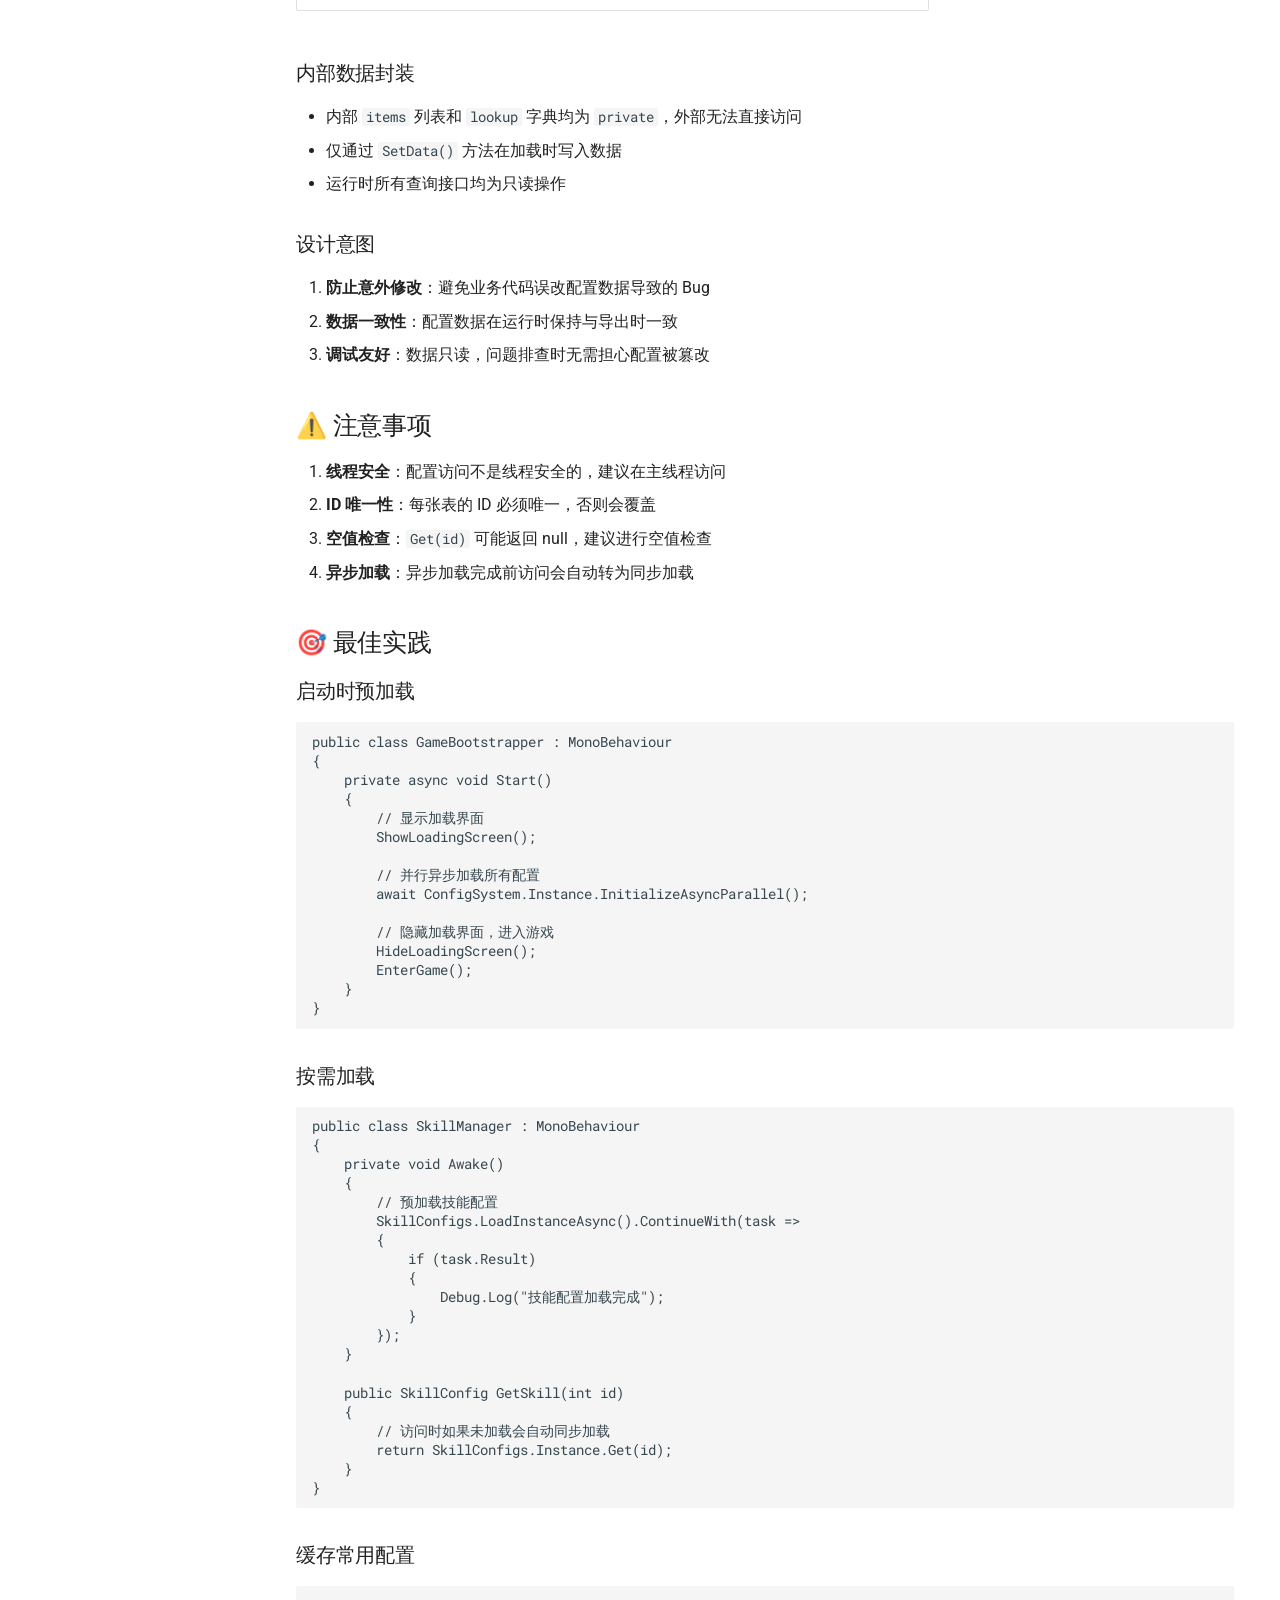
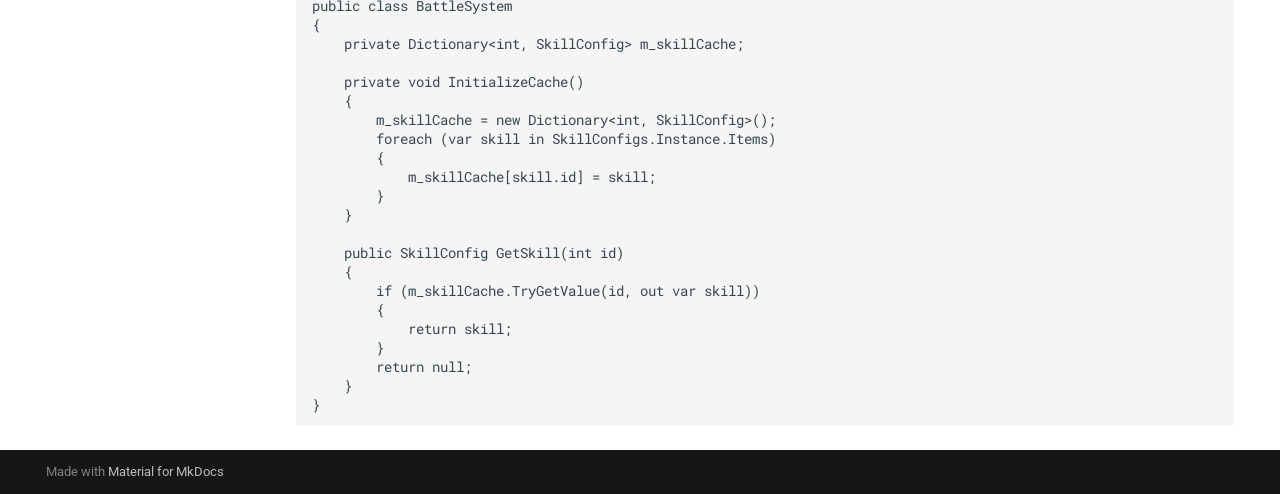
<file: runtime-api/index.html>
<!doctype html>
<html lang="en" class="no-js">
  <head>
    
      <meta charset="utf-8">
      <meta name="viewport" content="width=device-width,initial-scale=1">
      
        <meta name="description" content="商业级 Excel → JSON → Config 自动化配置工具，专为 Unity 游戏开发打造">
      
      
      
        <link rel="canonical" href="https://lazyconfig.github.io/runtime-api/">
      
      
        <link rel="prev" href="../data-types/">
      
      
        <link rel="next" href="../extension/">
      
      
        
      
      
      <link rel="icon" href="../assets/images/favicon.png">
      <meta name="generator" content="mkdocs-1.6.1, mkdocs-material-9.7.6">
    
    
      
        <title>运行时 API - LazyConfig</title>
      
    
    
      <link rel="stylesheet" href="../assets/stylesheets/main.484c7ddc.min.css">
      
        
        <link rel="stylesheet" href="../assets/stylesheets/palette.ab4e12ef.min.css">
      
      


    
    
      
    
    
      
        
        
        <link rel="preconnect" href="https://fonts.gstatic.com" crossorigin>
        <link rel="stylesheet" href="https://fonts.googleapis.com/css?family=Roboto:300,300i,400,400i,700,700i%7CRoboto+Mono:400,400i,700,700i&display=fallback">
        <style>:root{--md-text-font:"Roboto";--md-code-font:"Roboto Mono"}</style>
      
    
    
    <script>__md_scope=new URL("..",location),__md_hash=e=>[...e].reduce(((e,_)=>(e<<5)-e+_.charCodeAt(0)),0),__md_get=(e,_=localStorage,t=__md_scope)=>JSON.parse(_.getItem(t.pathname+"."+e)),__md_set=(e,_,t=localStorage,a=__md_scope)=>{try{t.setItem(a.pathname+"."+e,JSON.stringify(_))}catch(e){}}</script>
    
      

    
    
  </head>
  
  
    
    
    
    
    
    <body dir="ltr" data-md-color-scheme="default" data-md-color-primary="blue" data-md-color-accent="cyan">
  
    
    <input class="md-toggle" data-md-toggle="drawer" type="checkbox" id="__drawer" autocomplete="off">
    <input class="md-toggle" data-md-toggle="search" type="checkbox" id="__search" autocomplete="off">
    <label class="md-overlay" for="__drawer"></label>
    <div data-md-component="skip">
      
        
        <a href="#api" class="md-skip">
          Skip to content
        </a>
      
    </div>
    <div data-md-component="announce">
      
    </div>
    
    
      

  

<header class="md-header md-header--shadow" data-md-component="header">
  <nav class="md-header__inner md-grid" aria-label="Header">
    <a href=".." title="LazyConfig" class="md-header__button md-logo" aria-label="LazyConfig" data-md-component="logo">
      
  
  <svg xmlns="http://www.w3.org/2000/svg" viewBox="0 0 24 24"><path d="M12 8a3 3 0 0 0 3-3 3 3 0 0 0-3-3 3 3 0 0 0-3 3 3 3 0 0 0 3 3m0 3.54C9.64 9.35 6.5 8 3 8v11c3.5 0 6.64 1.35 9 3.54 2.36-2.19 5.5-3.54 9-3.54V8c-3.5 0-6.64 1.35-9 3.54"/></svg>

    </a>
    <label class="md-header__button md-icon" for="__drawer">
      
      <svg xmlns="http://www.w3.org/2000/svg" viewBox="0 0 24 24"><path d="M3 6h18v2H3zm0 5h18v2H3zm0 5h18v2H3z"/></svg>
    </label>
    <div class="md-header__title" data-md-component="header-title">
      <div class="md-header__ellipsis">
        <div class="md-header__topic">
          <span class="md-ellipsis">
            LazyConfig
          </span>
        </div>
        <div class="md-header__topic" data-md-component="header-topic">
          <span class="md-ellipsis">
            
              运行时 API
            
          </span>
        </div>
      </div>
    </div>
    
      
    
    
    
    
      
      
        <label class="md-header__button md-icon" for="__search">
          
          <svg xmlns="http://www.w3.org/2000/svg" viewBox="0 0 24 24"><path d="M9.5 3A6.5 6.5 0 0 1 16 9.5c0 1.61-.59 3.09-1.56 4.23l.27.27h.79l5 5-1.5 1.5-5-5v-.79l-.27-.27A6.52 6.52 0 0 1 9.5 16 6.5 6.5 0 0 1 3 9.5 6.5 6.5 0 0 1 9.5 3m0 2C7 5 5 7 5 9.5S7 14 9.5 14 14 12 14 9.5 12 5 9.5 5"/></svg>
        </label>
        <div class="md-search" data-md-component="search" role="dialog">
  <label class="md-search__overlay" for="__search"></label>
  <div class="md-search__inner" role="search">
    <form class="md-search__form" name="search">
      <input type="text" class="md-search__input" name="query" aria-label="Search" placeholder="Search" autocapitalize="off" autocorrect="off" autocomplete="off" spellcheck="false" data-md-component="search-query" required>
      <label class="md-search__icon md-icon" for="__search">
        
        <svg xmlns="http://www.w3.org/2000/svg" viewBox="0 0 24 24"><path d="M9.5 3A6.5 6.5 0 0 1 16 9.5c0 1.61-.59 3.09-1.56 4.23l.27.27h.79l5 5-1.5 1.5-5-5v-.79l-.27-.27A6.52 6.52 0 0 1 9.5 16 6.5 6.5 0 0 1 3 9.5 6.5 6.5 0 0 1 9.5 3m0 2C7 5 5 7 5 9.5S7 14 9.5 14 14 12 14 9.5 12 5 9.5 5"/></svg>
        
        <svg xmlns="http://www.w3.org/2000/svg" viewBox="0 0 24 24"><path d="M20 11v2H8l5.5 5.5-1.42 1.42L4.16 12l7.92-7.92L13.5 5.5 8 11z"/></svg>
      </label>
      <nav class="md-search__options" aria-label="Search">
        
        <button type="reset" class="md-search__icon md-icon" title="Clear" aria-label="Clear" tabindex="-1">
          
          <svg xmlns="http://www.w3.org/2000/svg" viewBox="0 0 24 24"><path d="M19 6.41 17.59 5 12 10.59 6.41 5 5 6.41 10.59 12 5 17.59 6.41 19 12 13.41 17.59 19 19 17.59 13.41 12z"/></svg>
        </button>
      </nav>
      
        <div class="md-search__suggest" data-md-component="search-suggest"></div>
      
    </form>
    <div class="md-search__output">
      <div class="md-search__scrollwrap" tabindex="0" data-md-scrollfix>
        <div class="md-search-result" data-md-component="search-result">
          <div class="md-search-result__meta">
            Initializing search
          </div>
          <ol class="md-search-result__list" role="presentation"></ol>
        </div>
      </div>
    </div>
  </div>
</div>
      
    
    
  </nav>
  
</header>
    
    <div class="md-container" data-md-component="container">
      
      
        
          
        
      
      <main class="md-main" data-md-component="main">
        <div class="md-main__inner md-grid">
          
            
              
              <div class="md-sidebar md-sidebar--primary" data-md-component="sidebar" data-md-type="navigation" >
                <div class="md-sidebar__scrollwrap">
                  <div class="md-sidebar__inner">
                    



  

<nav class="md-nav md-nav--primary md-nav--integrated" aria-label="Navigation" data-md-level="0">
  <label class="md-nav__title" for="__drawer">
    <a href=".." title="LazyConfig" class="md-nav__button md-logo" aria-label="LazyConfig" data-md-component="logo">
      
  
  <svg xmlns="http://www.w3.org/2000/svg" viewBox="0 0 24 24"><path d="M12 8a3 3 0 0 0 3-3 3 3 0 0 0-3-3 3 3 0 0 0-3 3 3 3 0 0 0 3 3m0 3.54C9.64 9.35 6.5 8 3 8v11c3.5 0 6.64 1.35 9 3.54 2.36-2.19 5.5-3.54 9-3.54V8c-3.5 0-6.64 1.35-9 3.54"/></svg>

    </a>
    LazyConfig
  </label>
  
  <ul class="md-nav__list" data-md-scrollfix>
    
      
      
  
  
  
  
    <li class="md-nav__item">
      <a href=".." class="md-nav__link">
        
  
  
  <span class="md-ellipsis">
    
  
    首页
  

    
  </span>
  
  

      </a>
    </li>
  

    
      
      
  
  
  
  
    
    
      
        
      
        
      
    
    
    
      
        
        
      
    
    
    <li class="md-nav__item md-nav__item--section md-nav__item--nested">
      
        
        
          
        
        <input class="md-nav__toggle md-toggle md-toggle--indeterminate" type="checkbox" id="__nav_2" >
        
          
          <label class="md-nav__link" for="__nav_2" id="__nav_2_label" tabindex="">
            
  
  
  <span class="md-ellipsis">
    
  
    使用指南
  

    
  </span>
  
  

            <span class="md-nav__icon md-icon"></span>
          </label>
        
        <nav class="md-nav" data-md-level="1" aria-labelledby="__nav_2_label" aria-expanded="false">
          <label class="md-nav__title" for="__nav_2">
            <span class="md-nav__icon md-icon"></span>
            
  
    使用指南
  

          </label>
          <ul class="md-nav__list" data-md-scrollfix>
            
              
                
  
  
  
  
    <li class="md-nav__item">
      <a href="../getting-started/" class="md-nav__link">
        
  
  
  <span class="md-ellipsis">
    
  
    快速开始
  

    
  </span>
  
  

      </a>
    </li>
  

              
            
              
                
  
  
  
  
    <li class="md-nav__item">
      <a href="../excel-format/" class="md-nav__link">
        
  
  
  <span class="md-ellipsis">
    
  
    Excel 格式规范
  

    
  </span>
  
  

      </a>
    </li>
  

              
            
          </ul>
        </nav>
      
    </li>
  

    
      
      
  
  
    
  
  
  
    
    
      
        
      
        
      
        
      
    
    
    
      
        
        
      
    
    
    <li class="md-nav__item md-nav__item--active md-nav__item--section md-nav__item--nested">
      
        
        
        <input class="md-nav__toggle md-toggle " type="checkbox" id="__nav_3" checked>
        
          
          <label class="md-nav__link" for="__nav_3" id="__nav_3_label" tabindex="">
            
  
  
  <span class="md-ellipsis">
    
  
    核心功能
  

    
  </span>
  
  

            <span class="md-nav__icon md-icon"></span>
          </label>
        
        <nav class="md-nav" data-md-level="1" aria-labelledby="__nav_3_label" aria-expanded="true">
          <label class="md-nav__title" for="__nav_3">
            <span class="md-nav__icon md-icon"></span>
            
  
    核心功能
  

          </label>
          <ul class="md-nav__list" data-md-scrollfix>
            
              
                
  
  
  
  
    <li class="md-nav__item">
      <a href="../schema/" class="md-nav__link">
        
  
  
  <span class="md-ellipsis">
    
  
    Schema 语法
  

    
  </span>
  
  

      </a>
    </li>
  

              
            
              
                
  
  
  
  
    <li class="md-nav__item">
      <a href="../data-types/" class="md-nav__link">
        
  
  
  <span class="md-ellipsis">
    
  
    数据类型
  

    
  </span>
  
  

      </a>
    </li>
  

              
            
              
                
  
  
    
  
  
  
    <li class="md-nav__item md-nav__item--active">
      
      <input class="md-nav__toggle md-toggle" type="checkbox" id="__toc">
      
      
        
      
      
        <label class="md-nav__link md-nav__link--active" for="__toc">
          
  
  
  <span class="md-ellipsis">
    
  
    运行时 API
  

    
  </span>
  
  

          <span class="md-nav__icon md-icon"></span>
        </label>
      
      <a href="./" class="md-nav__link md-nav__link--active">
        
  
  
  <span class="md-ellipsis">
    
  
    运行时 API
  

    
  </span>
  
  

      </a>
      
        

<nav class="md-nav md-nav--secondary" aria-label="Table of contents">
  
  
  
    
  
  
    <label class="md-nav__title" for="__toc">
      <span class="md-nav__icon md-icon"></span>
      Table of contents
    </label>
    <ul class="md-nav__list" data-md-component="toc" data-md-scrollfix>
      
        <li class="md-nav__item">
  <a href="#_1" class="md-nav__link">
    <span class="md-ellipsis">
      
        📦 配置管理类
      
    </span>
  </a>
  
    <nav class="md-nav" aria-label="📦 配置管理类">
      <ul class="md-nav__list">
        
          <li class="md-nav__item">
  <a href="#_2" class="md-nav__link">
    <span class="md-ellipsis">
      
        访问单例
      
    </span>
  </a>
  
</li>
        
          <li class="md-nav__item">
  <a href="#_3" class="md-nav__link">
    <span class="md-ellipsis">
      
        查询方法
      
    </span>
  </a>
  
</li>
        
          <li class="md-nav__item">
  <a href="#_4" class="md-nav__link">
    <span class="md-ellipsis">
      
        属性
      
    </span>
  </a>
  
</li>
        
          <li class="md-nav__item">
  <a href="#_5" class="md-nav__link">
    <span class="md-ellipsis">
      
        示例
      
    </span>
  </a>
  
</li>
        
      </ul>
    </nav>
  
</li>
      
        <li class="md-nav__item">
  <a href="#_6" class="md-nav__link">
    <span class="md-ellipsis">
      
        🔗 跨表关联访问
      
    </span>
  </a>
  
    <nav class="md-nav" aria-label="🔗 跨表关联访问">
      <ul class="md-nav__list">
        
          <li class="md-nav__item">
  <a href="#_7" class="md-nav__link">
    <span class="md-ellipsis">
      
        示例
      
    </span>
  </a>
  
</li>
        
      </ul>
    </nav>
  
</li>
      
        <li class="md-nav__item">
  <a href="#_8" class="md-nav__link">
    <span class="md-ellipsis">
      
        ⚡ 加载模式
      
    </span>
  </a>
  
    <nav class="md-nav" aria-label="⚡ 加载模式">
      <ul class="md-nav__list">
        
          <li class="md-nav__item">
  <a href="#_9" class="md-nav__link">
    <span class="md-ellipsis">
      
        同步加载
      
    </span>
  </a>
  
</li>
        
          <li class="md-nav__item">
  <a href="#_10" class="md-nav__link">
    <span class="md-ellipsis">
      
        异步加载
      
    </span>
  </a>
  
</li>
        
          <li class="md-nav__item">
  <a href="#_11" class="md-nav__link">
    <span class="md-ellipsis">
      
        回调加载
      
    </span>
  </a>
  
</li>
        
          <li class="md-nav__item">
  <a href="#_12" class="md-nav__link">
    <span class="md-ellipsis">
      
        并行加载
      
    </span>
  </a>
  
</li>
        
      </ul>
    </nav>
  
</li>
      
        <li class="md-nav__item">
  <a href="#_13" class="md-nav__link">
    <span class="md-ellipsis">
      
        🔄 异步/同步混合模式
      
    </span>
  </a>
  
    <nav class="md-nav" aria-label="🔄 异步/同步混合模式">
      <ul class="md-nav__list">
        
          <li class="md-nav__item">
  <a href="#_14" class="md-nav__link">
    <span class="md-ellipsis">
      
        加载状态流转
      
    </span>
  </a>
  
</li>
        
      </ul>
    </nav>
  
</li>
      
        <li class="md-nav__item">
  <a href="#configsystem" class="md-nav__link">
    <span class="md-ellipsis">
      
        🗂️ ConfigSystem 全局管理
      
    </span>
  </a>
  
    <nav class="md-nav" aria-label="🗂️ ConfigSystem 全局管理">
      <ul class="md-nav__list">
        
          <li class="md-nav__item">
  <a href="#_15" class="md-nav__link">
    <span class="md-ellipsis">
      
        注册配置
      
    </span>
  </a>
  
</li>
        
          <li class="md-nav__item">
  <a href="#_16" class="md-nav__link">
    <span class="md-ellipsis">
      
        初始化
      
    </span>
  </a>
  
</li>
        
          <li class="md-nav__item">
  <a href="#_17" class="md-nav__link">
    <span class="md-ellipsis">
      
        状态检查
      
    </span>
  </a>
  
</li>
        
          <li class="md-nav__item">
  <a href="#_18" class="md-nav__link">
    <span class="md-ellipsis">
      
        清理
      
    </span>
  </a>
  
</li>
        
      </ul>
    </nav>
  
</li>
      
        <li class="md-nav__item">
  <a href="#_19" class="md-nav__link">
    <span class="md-ellipsis">
      
        🔐 配置加密
      
    </span>
  </a>
  
    <nav class="md-nav" aria-label="🔐 配置加密">
      <ul class="md-nav__list">
        
          <li class="md-nav__item">
  <a href="#_20" class="md-nav__link">
    <span class="md-ellipsis">
      
        加密方式
      
    </span>
  </a>
  
</li>
        
          <li class="md-nav__item">
  <a href="#_21" class="md-nav__link">
    <span class="md-ellipsis">
      
        配置加密器
      
    </span>
  </a>
  
</li>
        
      </ul>
    </nav>
  
</li>
      
        <li class="md-nav__item">
  <a href="#_22" class="md-nav__link">
    <span class="md-ellipsis">
      
        📁 配置加载路径
      
    </span>
  </a>
  
    <nav class="md-nav" aria-label="📁 配置加载路径">
      <ul class="md-nav__list">
        
          <li class="md-nav__item">
  <a href="#_23" class="md-nav__link">
    <span class="md-ellipsis">
      
        自定义加载路径
      
    </span>
  </a>
  
</li>
        
          <li class="md-nav__item">
  <a href="#iconfigloader" class="md-nav__link">
    <span class="md-ellipsis">
      
        IConfigLoader 接口
      
    </span>
  </a>
  
</li>
        
      </ul>
    </nav>
  
</li>
      
        <li class="md-nav__item">
  <a href="#_24" class="md-nav__link">
    <span class="md-ellipsis">
      
        🔒 数据安全与只读保证
      
    </span>
  </a>
  
    <nav class="md-nav" aria-label="🔒 数据安全与只读保证">
      <ul class="md-nav__list">
        
          <li class="md-nav__item">
  <a href="#_25" class="md-nav__link">
    <span class="md-ellipsis">
      
        配置类只读属性
      
    </span>
  </a>
  
</li>
        
          <li class="md-nav__item">
  <a href="#_26" class="md-nav__link">
    <span class="md-ellipsis">
      
        集合只读封装
      
    </span>
  </a>
  
</li>
        
          <li class="md-nav__item">
  <a href="#_27" class="md-nav__link">
    <span class="md-ellipsis">
      
        内部数据封装
      
    </span>
  </a>
  
</li>
        
          <li class="md-nav__item">
  <a href="#_28" class="md-nav__link">
    <span class="md-ellipsis">
      
        设计意图
      
    </span>
  </a>
  
</li>
        
      </ul>
    </nav>
  
</li>
      
        <li class="md-nav__item">
  <a href="#_29" class="md-nav__link">
    <span class="md-ellipsis">
      
        ⚠️ 注意事项
      
    </span>
  </a>
  
</li>
      
        <li class="md-nav__item">
  <a href="#_30" class="md-nav__link">
    <span class="md-ellipsis">
      
        🎯 最佳实践
      
    </span>
  </a>
  
    <nav class="md-nav" aria-label="🎯 最佳实践">
      <ul class="md-nav__list">
        
          <li class="md-nav__item">
  <a href="#_31" class="md-nav__link">
    <span class="md-ellipsis">
      
        启动时预加载
      
    </span>
  </a>
  
</li>
        
          <li class="md-nav__item">
  <a href="#_32" class="md-nav__link">
    <span class="md-ellipsis">
      
        按需加载
      
    </span>
  </a>
  
</li>
        
          <li class="md-nav__item">
  <a href="#_33" class="md-nav__link">
    <span class="md-ellipsis">
      
        缓存常用配置
      
    </span>
  </a>
  
</li>
        
      </ul>
    </nav>
  
</li>
      
    </ul>
  
</nav>
      
    </li>
  

              
            
          </ul>
        </nav>
      
    </li>
  

    
      
      
  
  
  
  
    
    
      
        
      
        
      
    
    
    
      
        
        
      
    
    
    <li class="md-nav__item md-nav__item--section md-nav__item--nested">
      
        
        
          
        
        <input class="md-nav__toggle md-toggle md-toggle--indeterminate" type="checkbox" id="__nav_4" >
        
          
          <label class="md-nav__link" for="__nav_4" id="__nav_4_label" tabindex="">
            
  
  
  <span class="md-ellipsis">
    
  
    高级扩展
  

    
  </span>
  
  

            <span class="md-nav__icon md-icon"></span>
          </label>
        
        <nav class="md-nav" data-md-level="1" aria-labelledby="__nav_4_label" aria-expanded="false">
          <label class="md-nav__title" for="__nav_4">
            <span class="md-nav__icon md-icon"></span>
            
  
    高级扩展
  

          </label>
          <ul class="md-nav__list" data-md-scrollfix>
            
              
                
  
  
  
  
    <li class="md-nav__item">
      <a href="../extension/" class="md-nav__link">
        
  
  
  <span class="md-ellipsis">
    
  
    扩展机制
  

    
  </span>
  
  

      </a>
    </li>
  

              
            
              
                
  
  
  
  
    <li class="md-nav__item">
      <a href="../examples/" class="md-nav__link">
        
  
  
  <span class="md-ellipsis">
    
  
    使用示例
  

    
  </span>
  
  

      </a>
    </li>
  

              
            
          </ul>
        </nav>
      
    </li>
  

    
      
      
  
  
  
  
    <li class="md-nav__item">
      <a href="../deploy/" class="md-nav__link">
        
  
  
  <span class="md-ellipsis">
    
  
    部署发布
  

    
  </span>
  
  

      </a>
    </li>
  

    
  </ul>
</nav>
                  </div>
                </div>
              </div>
            
            
          
          
            <div class="md-content" data-md-component="content">
              
              <article class="md-content__inner md-typeset">
                
                  



<h1 id="api">运行时 API<a class="headerlink" href="#api" title="Permanent link">&para;</a></h1>
<p>LazyConfig 提供了丰富的运行时 API，支持多种加载模式和配置访问方式。</p>
<h2 id="_1">📦 配置管理类<a class="headerlink" href="#_1" title="Permanent link">&para;</a></h2>
<p>每个配置表都会自动生成对应的管理类，命名格式为 <code>{TableName}Configs</code>。</p>
<h3 id="_2">访问单例<a class="headerlink" href="#_2" title="Permanent link">&para;</a></h3>
<div class="codehilite"><pre><span></span><code><span class="kt">var</span><span class="w"> </span><span class="n">skillConfigs</span><span class="w"> </span><span class="o">=</span><span class="w"> </span><span class="n">SkillConfigs</span><span class="p">.</span><span class="n">Instance</span><span class="p">;</span>
</code></pre></div>

<p>单例访问会自动触发初始化和加载，如果配置尚未加载会同步加载。</p>
<h3 id="_3">查询方法<a class="headerlink" href="#_3" title="Permanent link">&para;</a></h3>
<table>
<thead>
<tr>
<th>方法</th>
<th>说明</th>
<th>示例</th>
</tr>
</thead>
<tbody>
<tr>
<td><code>Get(int id)</code></td>
<td>按 ID 获取配置（O(1)）</td>
<td><code>skillConfigs.Get(1)</code></td>
</tr>
<tr>
<td><code>Find(Predicate&lt;T&gt; match)</code></td>
<td>按条件查找第一条</td>
<td><code>skillConfigs.Find(s =&gt; s.name.Contains("火"))</code></td>
</tr>
<tr>
<td><code>FindAll(Predicate&lt;T&gt; match)</code></td>
<td>按条件查找所有</td>
<td><code>skillConfigs.FindAll(s =&gt; s.manaCost &gt; 30)</code></td>
</tr>
<tr>
<td><code>Contains(int id)</code></td>
<td>检查是否包含指定 ID</td>
<td><code>skillConfigs.Contains(1)</code></td>
</tr>
<tr>
<td><code>GetFirst()</code></td>
<td>获取第一条配置</td>
<td><code>skillConfigs.GetFirst()</code></td>
</tr>
<tr>
<td><code>GetLast()</code></td>
<td>获取最后一条配置</td>
<td><code>skillConfigs.GetLast()</code></td>
</tr>
<tr>
<td><code>GetRange(int startIndex, int count)</code></td>
<td>获取指定范围的配置</td>
<td><code>skillConfigs.GetRange(0, 5)</code></td>
</tr>
</tbody>
</table>
<h3 id="_4">属性<a class="headerlink" href="#_4" title="Permanent link">&para;</a></h3>
<table>
<thead>
<tr>
<th>属性</th>
<th>说明</th>
<th>类型</th>
</tr>
</thead>
<tbody>
<tr>
<td><code>Items</code></td>
<td>获取所有配置（只读集合）</td>
<td><code>IReadOnlyCollection&lt;T&gt;</code></td>
</tr>
<tr>
<td><code>IsLoaded</code></td>
<td>是否已加载完成</td>
<td><code>bool</code></td>
</tr>
<tr>
<td><code>IsLoading</code></td>
<td>是否正在加载中</td>
<td><code>bool</code></td>
</tr>
<tr>
<td><code>Count</code></td>
<td>配置数量</td>
<td><code>int</code></td>
</tr>
</tbody>
</table>
<h3 id="_5">示例<a class="headerlink" href="#_5" title="Permanent link">&para;</a></h3>
<div class="codehilite"><pre><span></span><code><span class="k">using</span><span class="w"> </span><span class="nn">Game.Config</span><span class="p">;</span>

<span class="c1">// 按 ID 查询</span>
<span class="kt">var</span><span class="w"> </span><span class="n">skill</span><span class="w"> </span><span class="o">=</span><span class="w"> </span><span class="n">SkillConfigs</span><span class="p">.</span><span class="n">Instance</span><span class="p">.</span><span class="n">Get</span><span class="p">(</span><span class="mi">1</span><span class="p">);</span>
<span class="n">Debug</span><span class="p">.</span><span class="n">Log</span><span class="p">(</span><span class="n">skill</span><span class="p">.</span><span class="n">name</span><span class="p">);</span>

<span class="c1">// 条件查找</span>
<span class="kt">var</span><span class="w"> </span><span class="n">fireSkills</span><span class="w"> </span><span class="o">=</span><span class="w"> </span><span class="n">SkillConfigs</span><span class="p">.</span><span class="n">Instance</span><span class="p">.</span><span class="n">FindAll</span><span class="p">(</span><span class="n">s</span><span class="w"> </span><span class="o">=&gt;</span><span class="w"> </span><span class="n">s</span><span class="p">.</span><span class="n">name</span><span class="p">.</span><span class="n">Contains</span><span class="p">(</span><span class="s">&quot;火&quot;</span><span class="p">));</span>

<span class="c1">// 遍历所有配置</span>
<span class="k">foreach</span><span class="w"> </span><span class="p">(</span><span class="kt">var</span><span class="w"> </span><span class="n">s</span><span class="w"> </span><span class="k">in</span><span class="w"> </span><span class="n">SkillConfigs</span><span class="p">.</span><span class="n">Instance</span><span class="p">.</span><span class="n">Items</span><span class="p">)</span>
<span class="p">{</span>
<span class="w">    </span><span class="n">Debug</span><span class="p">.</span><span class="n">Log</span><span class="p">(</span><span class="n">s</span><span class="p">.</span><span class="n">name</span><span class="p">);</span>
<span class="p">}</span>

<span class="c1">// 检查加载状态</span>
<span class="k">if</span><span class="w"> </span><span class="p">(</span><span class="n">SkillConfigs</span><span class="p">.</span><span class="n">Instance</span><span class="p">.</span><span class="n">IsLoaded</span><span class="p">)</span>
<span class="p">{</span>
<span class="w">    </span><span class="n">Debug</span><span class="p">.</span><span class="n">Log</span><span class="p">(</span><span class="s">&quot;配置已加载&quot;</span><span class="p">);</span>
<span class="p">}</span>
</code></pre></div>

<h2 id="_6">🔗 跨表关联访问<a class="headerlink" href="#_6" title="Permanent link">&para;</a></h2>
<p>使用 <code>#link</code> Schema 标记的字段会自动生成 <code>GetXxx()</code> 访问方法。</p>
<h3 id="_7">示例<a class="headerlink" href="#_7" title="Permanent link">&para;</a></h3>
<div class="codehilite"><pre><span></span><code><span class="kt">var</span><span class="w"> </span><span class="n">skill</span><span class="w"> </span><span class="o">=</span><span class="w"> </span><span class="n">SkillConfigs</span><span class="p">.</span><span class="n">Instance</span><span class="p">.</span><span class="n">Get</span><span class="p">(</span><span class="mi">1</span><span class="p">);</span>

<span class="c1">// 自动生成的关联访问方法</span>
<span class="kt">var</span><span class="w"> </span><span class="n">damage</span><span class="w"> </span><span class="o">=</span><span class="w"> </span><span class="n">skill</span><span class="p">.</span><span class="n">GetDamage</span><span class="p">();</span><span class="w">      </span><span class="c1">// 获取伤害类型配置</span>
<span class="kt">var</span><span class="w"> </span><span class="n">effect</span><span class="w"> </span><span class="o">=</span><span class="w"> </span><span class="n">skill</span><span class="p">.</span><span class="n">GetEffect</span><span class="p">();</span><span class="w">      </span><span class="c1">// 获取技能效果配置</span>

<span class="k">if</span><span class="w"> </span><span class="p">(</span><span class="n">damage</span><span class="w"> </span><span class="o">!=</span><span class="w"> </span><span class="k">null</span><span class="p">)</span>
<span class="p">{</span>
<span class="w">    </span><span class="n">Debug</span><span class="p">.</span><span class="n">Log</span><span class="p">(</span><span class="n">damage</span><span class="p">.</span><span class="n">name</span><span class="p">);</span>
<span class="p">}</span>
</code></pre></div>

<h2 id="_8">⚡ 加载模式<a class="headerlink" href="#_8" title="Permanent link">&para;</a></h2>
<h3 id="_9">同步加载<a class="headerlink" href="#_9" title="Permanent link">&para;</a></h3>
<div class="codehilite"><pre><span></span><code><span class="c1">// 同步初始化所有配置（会阻塞主线程）</span>
<span class="n">ConfigSystem</span><span class="p">.</span><span class="n">Instance</span><span class="p">.</span><span class="n">Initialize</span><span class="p">();</span>

<span class="c1">// 同步加载单个配置</span>
<span class="kt">var</span><span class="w"> </span><span class="n">skillConfigs</span><span class="w"> </span><span class="o">=</span><span class="w"> </span><span class="n">SkillConfigs</span><span class="p">.</span><span class="n">Instance</span><span class="p">;</span><span class="w">  </span><span class="c1">// 访问时自动同步加载</span>
</code></pre></div>

<h3 id="_10">异步加载<a class="headerlink" href="#_10" title="Permanent link">&para;</a></h3>
<div class="codehilite"><pre><span></span><code><span class="c1">// 异步初始化所有配置</span>
<span class="k">await</span><span class="w"> </span><span class="n">ConfigSystem</span><span class="p">.</span><span class="n">Instance</span><span class="p">.</span><span class="n">InitializeAsync</span><span class="p">();</span>

<span class="c1">// 异步加载单个配置</span>
<span class="k">await</span><span class="w"> </span><span class="n">SkillConfigs</span><span class="p">.</span><span class="n">LoadInstanceAsync</span><span class="p">();</span>
</code></pre></div>

<h3 id="_11">回调加载<a class="headerlink" href="#_11" title="Permanent link">&para;</a></h3>
<div class="codehilite"><pre><span></span><code><span class="n">ConfigSystem</span><span class="p">.</span><span class="n">Instance</span><span class="p">.</span><span class="n">InitializeAsync</span><span class="p">((</span><span class="n">success</span><span class="p">,</span><span class="w"> </span><span class="n">errors</span><span class="p">)</span><span class="w"> </span><span class="o">=&gt;</span>
<span class="p">{</span>
<span class="w">    </span><span class="k">if</span><span class="w"> </span><span class="p">(</span><span class="n">success</span><span class="p">)</span>
<span class="w">    </span><span class="p">{</span>
<span class="w">        </span><span class="n">Debug</span><span class="p">.</span><span class="n">Log</span><span class="p">(</span><span class="s">&quot;加载成功&quot;</span><span class="p">);</span>
<span class="w">    </span><span class="p">}</span>
<span class="w">    </span><span class="k">else</span>
<span class="w">    </span><span class="p">{</span>
<span class="w">        </span><span class="k">foreach</span><span class="w"> </span><span class="p">(</span><span class="kt">string</span><span class="w"> </span><span class="n">error</span><span class="w"> </span><span class="k">in</span><span class="w"> </span><span class="n">errors</span><span class="p">)</span>
<span class="w">        </span><span class="p">{</span>
<span class="w">            </span><span class="n">Debug</span><span class="p">.</span><span class="n">LogError</span><span class="p">(</span><span class="n">error</span><span class="p">);</span>
<span class="w">        </span><span class="p">}</span>
<span class="w">    </span><span class="p">}</span>
<span class="p">});</span>
</code></pre></div>

<h3 id="_12">并行加载<a class="headerlink" href="#_12" title="Permanent link">&para;</a></h3>
<div class="codehilite"><pre><span></span><code><span class="c1">// 并行异步加载所有配置（最快）</span>
<span class="k">await</span><span class="w"> </span><span class="n">ConfigSystem</span><span class="p">.</span><span class="n">Instance</span><span class="p">.</span><span class="n">InitializeAsyncParallel</span><span class="p">();</span>
</code></pre></div>

<h2 id="_13">🔄 异步/同步混合模式<a class="headerlink" href="#_13" title="Permanent link">&para;</a></h2>
<p>LazyConfig 支持异步预加载和同步访问的混合模式：</p>
<div class="codehilite"><pre><span></span><code><span class="c1">// 启动时异步预加载（不阻塞）</span>
<span class="n">ConfigSystem</span><span class="p">.</span><span class="n">Instance</span><span class="p">.</span><span class="n">InitializeAsync</span><span class="p">();</span>

<span class="c1">// 直接访问时，如果异步未完成，会自动掐断并同步加载</span>
<span class="kt">var</span><span class="w"> </span><span class="n">skill</span><span class="w"> </span><span class="o">=</span><span class="w"> </span><span class="n">SkillConfigs</span><span class="p">.</span><span class="n">Instance</span><span class="p">.</span><span class="n">Get</span><span class="p">(</span><span class="mi">1</span><span class="p">);</span><span class="w">  </span><span class="c1">// 自动处理加载状态</span>
</code></pre></div>

<h3 id="_14">加载状态流转<a class="headerlink" href="#_14" title="Permanent link">&para;</a></h3>
<div class="codehilite"><pre><span></span><code>未加载 → 异步加载中 → 已加载
           ↓
      同步访问触发
           ↓
      同步加载完成 → 已加载
</code></pre></div>

<h2 id="configsystem">🗂️ ConfigSystem 全局管理<a class="headerlink" href="#configsystem" title="Permanent link">&para;</a></h2>
<p><code>ConfigSystem</code> 提供全局配置管理功能。</p>
<h3 id="_15">注册配置<a class="headerlink" href="#_15" title="Permanent link">&para;</a></h3>
<div class="codehilite"><pre><span></span><code><span class="c1">// 手动注册配置（通常由生成的代码自动完成）</span>
<span class="n">ConfigSystem</span><span class="p">.</span><span class="n">Instance</span><span class="p">.</span><span class="n">Register</span><span class="p">(</span><span class="k">new</span><span class="w"> </span><span class="n">SkillConfigs</span><span class="p">());</span>
</code></pre></div>

<h3 id="_16">初始化<a class="headerlink" href="#_16" title="Permanent link">&para;</a></h3>
<div class="codehilite"><pre><span></span><code><span class="c1">// 同步初始化</span>
<span class="n">ConfigSystem</span><span class="p">.</span><span class="n">Instance</span><span class="p">.</span><span class="n">Initialize</span><span class="p">();</span>

<span class="c1">// 异步初始化（await）</span>
<span class="k">await</span><span class="w"> </span><span class="n">ConfigSystem</span><span class="p">.</span><span class="n">Instance</span><span class="p">.</span><span class="n">InitializeAsync</span><span class="p">();</span>

<span class="c1">// 异步初始化（回调）</span>
<span class="n">ConfigSystem</span><span class="p">.</span><span class="n">Instance</span><span class="p">.</span><span class="n">InitializeAsync</span><span class="p">((</span><span class="n">success</span><span class="p">,</span><span class="w"> </span><span class="n">errors</span><span class="p">)</span><span class="w"> </span><span class="o">=&gt;</span><span class="w"> </span><span class="p">{</span><span class="w"> </span><span class="p">});</span>

<span class="c1">// 并行异步初始化</span>
<span class="k">await</span><span class="w"> </span><span class="n">ConfigSystem</span><span class="p">.</span><span class="n">Instance</span><span class="p">.</span><span class="n">InitializeAsyncParallel</span><span class="p">();</span>
</code></pre></div>

<h3 id="_17">状态检查<a class="headerlink" href="#_17" title="Permanent link">&para;</a></h3>
<div class="codehilite"><pre><span></span><code><span class="c1">// 是否已初始化</span>
<span class="kt">bool</span><span class="w"> </span><span class="n">isInitialized</span><span class="w"> </span><span class="o">=</span><span class="w"> </span><span class="n">ConfigSystem</span><span class="p">.</span><span class="n">Instance</span><span class="p">.</span><span class="n">isInitialized</span><span class="p">;</span>

<span class="c1">// 是否正在初始化</span>
<span class="kt">bool</span><span class="w"> </span><span class="n">isInitializing</span><span class="w"> </span><span class="o">=</span><span class="w"> </span><span class="n">ConfigSystem</span><span class="p">.</span><span class="n">Instance</span><span class="p">.</span><span class="n">isInitializing</span><span class="p">;</span>

<span class="c1">// 是否已注册指定类型</span>
<span class="kt">bool</span><span class="w"> </span><span class="n">isRegistered</span><span class="w"> </span><span class="o">=</span><span class="w"> </span><span class="n">ConfigSystem</span><span class="p">.</span><span class="n">Instance</span><span class="p">.</span><span class="n">IsRegistered</span><span class="o">&lt;</span><span class="n">SkillConfigs</span><span class="o">&gt;</span><span class="p">();</span>

<span class="c1">// 获取已注册配置数量</span>
<span class="kt">int</span><span class="w"> </span><span class="n">count</span><span class="w"> </span><span class="o">=</span><span class="w"> </span><span class="n">ConfigSystem</span><span class="p">.</span><span class="n">Instance</span><span class="p">.</span><span class="n">RegisteredCount</span><span class="p">;</span>
</code></pre></div>

<h3 id="_18">清理<a class="headerlink" href="#_18" title="Permanent link">&para;</a></h3>
<div class="codehilite"><pre><span></span><code><span class="c1">// 注销指定类型的配置</span>
<span class="n">ConfigSystem</span><span class="p">.</span><span class="n">Instance</span><span class="p">.</span><span class="n">Unregister</span><span class="o">&lt;</span><span class="n">SkillConfigs</span><span class="o">&gt;</span><span class="p">();</span>

<span class="c1">// 释放所有资源</span>
<span class="n">ConfigSystem</span><span class="p">.</span><span class="n">Instance</span><span class="p">.</span><span class="n">Dispose</span><span class="p">();</span>
</code></pre></div>

<h2 id="_19">🔐 配置加密<a class="headerlink" href="#_19" title="Permanent link">&para;</a></h2>
<p>运行时自动识别加密方式并解密，无需额外配置。</p>
<h3 id="_20">加密方式<a class="headerlink" href="#_20" title="Permanent link">&para;</a></h3>
<table>
<thead>
<tr>
<th>加密方式</th>
<th>说明</th>
<th>版本要求</th>
</tr>
</thead>
<tbody>
<tr>
<td><strong>None</strong></td>
<td>不加密，明文存储</td>
<td>Free/Pro</td>
</tr>
<tr>
<td><strong>XOR</strong></td>
<td>简单异或加密</td>
<td>Free/Pro</td>
</tr>
<tr>
<td><strong>MD5</strong></td>
<td>MD5 哈希密钥加密</td>
<td>Pro 专属</td>
</tr>
<tr>
<td><strong>Custom</strong></td>
<td>自定义加密器（内置 AES 示例）</td>
<td>Pro 专属</td>
</tr>
</tbody>
</table>
<h3 id="_21">配置加密器<a class="headerlink" href="#_21" title="Permanent link">&para;</a></h3>
<p>在 <code>RuntimeConfig.asset</code> 中设置加密配置：</p>
<ol>
<li>设置 <code>Encryption Mode</code>（加密模式）</li>
<li>设置 <code>Encryption Key</code>（加密密钥）</li>
<li>自定义模式需创建 <code>RuntimeEncryptorBase</code> 派生的 ScriptableObject</li>
<li>编辑器端需创建 <code>CustomEncryptorBase</code> 派生的加密器</li>
</ol>
<h2 id="_22">📁 配置加载路径<a class="headerlink" href="#_22" title="Permanent link">&para;</a></h2>
<p>配置文件默认放在 <code>Resources/Configs/</code> 目录下，运行时通过 <code>Resources.Load</code> 加载。</p>
<h3 id="_23">自定义加载路径<a class="headerlink" href="#_23" title="Permanent link">&para;</a></h3>
<div class="codehilite"><pre><span></span><code><span class="c1">// 在生成的配置管理类中设置（通常不需要手动修改）</span>
<span class="n">SkillConfigs</span><span class="p">.</span><span class="n">Instance</span><span class="p">.</span><span class="n">Path</span><span class="w"> </span><span class="o">=</span><span class="w"> </span><span class="s">&quot;Configs/Skill&quot;</span><span class="p">;</span>
</code></pre></div>

<h3 id="iconfigloader">IConfigLoader 接口<a class="headerlink" href="#iconfigloader" title="Permanent link">&para;</a></h3>
<p>通过实现 <code>IConfigLoader</code> 接口可以自定义配置加载方式：</p>
<div class="codehilite"><pre><span></span><code><span class="k">public</span><span class="w"> </span><span class="k">interface</span><span class="w"> </span><span class="n">IConfigLoader</span>
<span class="p">{</span>
<span class="w">    </span><span class="kt">string</span><span class="w"> </span><span class="nf">LoadText</span><span class="p">(</span><span class="kt">string</span><span class="w"> </span><span class="n">path</span><span class="p">);</span>
<span class="w">    </span><span class="kt">byte</span><span class="p">[]</span><span class="w"> </span><span class="nf">LoadBytes</span><span class="p">(</span><span class="kt">string</span><span class="w"> </span><span class="n">path</span><span class="p">);</span>
<span class="p">}</span>
</code></pre></div>

<h2 id="_24">🔒 数据安全与只读保证<a class="headerlink" href="#_24" title="Permanent link">&para;</a></h2>
<p>LazyConfig 运行时配置数据是只读的，通过多层机制防止意外修改，确保数据安全。</p>
<h3 id="_25">配置类只读属性<a class="headerlink" href="#_25" title="Permanent link">&para;</a></h3>
<p>自动生成的配置类中，所有字段都是只含 getter 的属性，外部无法直接修改：</p>
<div class="codehilite"><pre><span></span><code><span class="k">public</span><span class="w"> </span><span class="k">partial</span><span class="w"> </span><span class="k">class</span><span class="w"> </span><span class="nc">SkillConfig</span><span class="w"> </span><span class="p">:</span><span class="w"> </span><span class="n">IConfig</span>
<span class="p">{</span>
<span class="w">    </span><span class="k">public</span><span class="w"> </span><span class="kt">int</span><span class="w"> </span><span class="n">id</span><span class="w"> </span><span class="o">=&gt;</span><span class="w"> </span><span class="n">m_id</span><span class="p">;</span><span class="w">           </span><span class="c1">// 只读，只有 getter</span>
<span class="w">    </span><span class="k">public</span><span class="w"> </span><span class="kt">string</span><span class="w"> </span><span class="n">name</span><span class="w"> </span><span class="o">=&gt;</span><span class="w"> </span><span class="n">m_name</span><span class="p">;</span><span class="w">    </span><span class="c1">// 只读，只有 getter</span>
<span class="w">    </span><span class="k">public</span><span class="w"> </span><span class="kt">float</span><span class="w"> </span><span class="n">cooldown</span><span class="w"> </span><span class="o">=&gt;</span><span class="w"> </span><span class="n">m_cooldown</span><span class="p">;</span>
<span class="p">}</span>
</code></pre></div>

<h3 id="_26">集合只读封装<a class="headerlink" href="#_26" title="Permanent link">&para;</a></h3>
<table>
<thead>
<tr>
<th>API</th>
<th>返回类型</th>
<th>说明</th>
</tr>
</thead>
<tbody>
<tr>
<td><code>Items</code></td>
<td><code>ReadOnlyCollection&lt;T&gt;</code></td>
<td>所有配置的只读包装，外部无法增删改</td>
</tr>
<tr>
<td><code>FindAll(match)</code></td>
<td><code>List&lt;T&gt;</code></td>
<td>返回新集合副本，不影响内部数据</td>
</tr>
<tr>
<td><code>GetRange(start, count)</code></td>
<td><code>List&lt;T&gt;</code></td>
<td>返回新集合副本，不影响内部数据</td>
</tr>
</tbody>
</table>
<h3 id="_27">内部数据封装<a class="headerlink" href="#_27" title="Permanent link">&para;</a></h3>
<ul>
<li>内部 <code>items</code> 列表和 <code>lookup</code> 字典均为 <code>private</code>，外部无法直接访问</li>
<li>仅通过 <code>SetData()</code> 方法在加载时写入数据</li>
<li>运行时所有查询接口均为只读操作</li>
</ul>
<h3 id="_28">设计意图<a class="headerlink" href="#_28" title="Permanent link">&para;</a></h3>
<ol>
<li><strong>防止意外修改</strong>：避免业务代码误改配置数据导致的 Bug</li>
<li><strong>数据一致性</strong>：配置数据在运行时保持与导出时一致</li>
<li><strong>调试友好</strong>：数据只读，问题排查时无需担心配置被篡改</li>
</ol>
<h2 id="_29">⚠️ 注意事项<a class="headerlink" href="#_29" title="Permanent link">&para;</a></h2>
<ol>
<li><strong>线程安全</strong>：配置访问不是线程安全的，建议在主线程访问</li>
<li><strong>ID 唯一性</strong>：每张表的 ID 必须唯一，否则会覆盖</li>
<li><strong>空值检查</strong>：<code>Get(id)</code> 可能返回 null，建议进行空值检查</li>
<li><strong>异步加载</strong>：异步加载完成前访问会自动转为同步加载</li>
</ol>
<h2 id="_30">🎯 最佳实践<a class="headerlink" href="#_30" title="Permanent link">&para;</a></h2>
<h3 id="_31">启动时预加载<a class="headerlink" href="#_31" title="Permanent link">&para;</a></h3>
<div class="codehilite"><pre><span></span><code><span class="k">public</span><span class="w"> </span><span class="k">class</span><span class="w"> </span><span class="nc">GameBootstrapper</span><span class="w"> </span><span class="p">:</span><span class="w"> </span><span class="n">MonoBehaviour</span>
<span class="p">{</span>
<span class="w">    </span><span class="k">private</span><span class="w"> </span><span class="k">async</span><span class="w"> </span><span class="k">void</span><span class="w"> </span><span class="nf">Start</span><span class="p">()</span>
<span class="w">    </span><span class="p">{</span>
<span class="w">        </span><span class="c1">// 显示加载界面</span>
<span class="w">        </span><span class="n">ShowLoadingScreen</span><span class="p">();</span>

<span class="w">        </span><span class="c1">// 并行异步加载所有配置</span>
<span class="w">        </span><span class="k">await</span><span class="w"> </span><span class="n">ConfigSystem</span><span class="p">.</span><span class="n">Instance</span><span class="p">.</span><span class="n">InitializeAsyncParallel</span><span class="p">();</span>

<span class="w">        </span><span class="c1">// 隐藏加载界面，进入游戏</span>
<span class="w">        </span><span class="n">HideLoadingScreen</span><span class="p">();</span>
<span class="w">        </span><span class="n">EnterGame</span><span class="p">();</span>
<span class="w">    </span><span class="p">}</span>
<span class="p">}</span>
</code></pre></div>

<h3 id="_32">按需加载<a class="headerlink" href="#_32" title="Permanent link">&para;</a></h3>
<div class="codehilite"><pre><span></span><code><span class="k">public</span><span class="w"> </span><span class="k">class</span><span class="w"> </span><span class="nc">SkillManager</span><span class="w"> </span><span class="p">:</span><span class="w"> </span><span class="n">MonoBehaviour</span>
<span class="p">{</span>
<span class="w">    </span><span class="k">private</span><span class="w"> </span><span class="k">void</span><span class="w"> </span><span class="nf">Awake</span><span class="p">()</span>
<span class="w">    </span><span class="p">{</span>
<span class="w">        </span><span class="c1">// 预加载技能配置</span>
<span class="w">        </span><span class="n">SkillConfigs</span><span class="p">.</span><span class="n">LoadInstanceAsync</span><span class="p">().</span><span class="n">ContinueWith</span><span class="p">(</span><span class="n">task</span><span class="w"> </span><span class="o">=&gt;</span>
<span class="w">        </span><span class="p">{</span>
<span class="w">            </span><span class="k">if</span><span class="w"> </span><span class="p">(</span><span class="n">task</span><span class="p">.</span><span class="n">Result</span><span class="p">)</span>
<span class="w">            </span><span class="p">{</span>
<span class="w">                </span><span class="n">Debug</span><span class="p">.</span><span class="n">Log</span><span class="p">(</span><span class="s">&quot;技能配置加载完成&quot;</span><span class="p">);</span>
<span class="w">            </span><span class="p">}</span>
<span class="w">        </span><span class="p">});</span>
<span class="w">    </span><span class="p">}</span>

<span class="w">    </span><span class="k">public</span><span class="w"> </span><span class="n">SkillConfig</span><span class="w"> </span><span class="nf">GetSkill</span><span class="p">(</span><span class="kt">int</span><span class="w"> </span><span class="n">id</span><span class="p">)</span>
<span class="w">    </span><span class="p">{</span>
<span class="w">        </span><span class="c1">// 访问时如果未加载会自动同步加载</span>
<span class="w">        </span><span class="k">return</span><span class="w"> </span><span class="n">SkillConfigs</span><span class="p">.</span><span class="n">Instance</span><span class="p">.</span><span class="n">Get</span><span class="p">(</span><span class="n">id</span><span class="p">);</span>
<span class="w">    </span><span class="p">}</span>
<span class="p">}</span>
</code></pre></div>

<h3 id="_33">缓存常用配置<a class="headerlink" href="#_33" title="Permanent link">&para;</a></h3>
<div class="codehilite"><pre><span></span><code><span class="k">public</span><span class="w"> </span><span class="k">class</span><span class="w"> </span><span class="nc">BattleSystem</span>
<span class="p">{</span>
<span class="w">    </span><span class="k">private</span><span class="w"> </span><span class="n">Dictionary</span><span class="o">&lt;</span><span class="kt">int</span><span class="p">,</span><span class="w"> </span><span class="n">SkillConfig</span><span class="o">&gt;</span><span class="w"> </span><span class="n">m_skillCache</span><span class="p">;</span>

<span class="w">    </span><span class="k">private</span><span class="w"> </span><span class="k">void</span><span class="w"> </span><span class="nf">InitializeCache</span><span class="p">()</span>
<span class="w">    </span><span class="p">{</span>
<span class="w">        </span><span class="n">m_skillCache</span><span class="w"> </span><span class="o">=</span><span class="w"> </span><span class="k">new</span><span class="w"> </span><span class="n">Dictionary</span><span class="o">&lt;</span><span class="kt">int</span><span class="p">,</span><span class="w"> </span><span class="n">SkillConfig</span><span class="o">&gt;</span><span class="p">();</span>
<span class="w">        </span><span class="k">foreach</span><span class="w"> </span><span class="p">(</span><span class="kt">var</span><span class="w"> </span><span class="n">skill</span><span class="w"> </span><span class="k">in</span><span class="w"> </span><span class="n">SkillConfigs</span><span class="p">.</span><span class="n">Instance</span><span class="p">.</span><span class="n">Items</span><span class="p">)</span>
<span class="w">        </span><span class="p">{</span>
<span class="w">            </span><span class="n">m_skillCache</span><span class="p">[</span><span class="n">skill</span><span class="p">.</span><span class="n">id</span><span class="p">]</span><span class="w"> </span><span class="o">=</span><span class="w"> </span><span class="n">skill</span><span class="p">;</span>
<span class="w">        </span><span class="p">}</span>
<span class="w">    </span><span class="p">}</span>

<span class="w">    </span><span class="k">public</span><span class="w"> </span><span class="n">SkillConfig</span><span class="w"> </span><span class="nf">GetSkill</span><span class="p">(</span><span class="kt">int</span><span class="w"> </span><span class="n">id</span><span class="p">)</span>
<span class="w">    </span><span class="p">{</span>
<span class="w">        </span><span class="k">if</span><span class="w"> </span><span class="p">(</span><span class="n">m_skillCache</span><span class="p">.</span><span class="n">TryGetValue</span><span class="p">(</span><span class="n">id</span><span class="p">,</span><span class="w"> </span><span class="k">out</span><span class="w"> </span><span class="kt">var</span><span class="w"> </span><span class="n">skill</span><span class="p">))</span>
<span class="w">        </span><span class="p">{</span>
<span class="w">            </span><span class="k">return</span><span class="w"> </span><span class="n">skill</span><span class="p">;</span>
<span class="w">        </span><span class="p">}</span>
<span class="w">        </span><span class="k">return</span><span class="w"> </span><span class="k">null</span><span class="p">;</span>
<span class="w">    </span><span class="p">}</span>
<span class="p">}</span>
</code></pre></div>












                
              </article>
            </div>
          
          
<script>var target=document.getElementById(location.hash.slice(1));target&&target.name&&(target.checked=target.name.startsWith("__tabbed_"))</script>
        </div>
        
          <button type="button" class="md-top md-icon" data-md-component="top" hidden>
  
  <svg xmlns="http://www.w3.org/2000/svg" viewBox="0 0 24 24"><path d="M13 20h-2V8l-5.5 5.5-1.42-1.42L12 4.16l7.92 7.92-1.42 1.42L13 8z"/></svg>
  Back to top
</button>
        
      </main>
      
        <footer class="md-footer">
  
  <div class="md-footer-meta md-typeset">
    <div class="md-footer-meta__inner md-grid">
      <div class="md-copyright">
  
  
    Made with
    <a href="https://squidfunk.github.io/mkdocs-material/" target="_blank" rel="noopener">
      Material for MkDocs
    </a>
  
</div>
      
    </div>
  </div>
</footer>
      
    </div>
    <div class="md-dialog" data-md-component="dialog">
      <div class="md-dialog__inner md-typeset"></div>
    </div>
    
    
    
      
      
      <script id="__config" type="application/json">{"annotate": null, "base": "..", "features": ["navigation.sidebar", "navigation.expand", "navigation.sections", "navigation.top", "toc.integrate", "search.suggest", "search.highlight", "navigation.indexes"], "search": "../assets/javascripts/workers/search.2c215733.min.js", "tags": null, "translations": {"clipboard.copied": "Copied to clipboard", "clipboard.copy": "Copy to clipboard", "search.result.more.one": "1 more on this page", "search.result.more.other": "# more on this page", "search.result.none": "No matching documents", "search.result.one": "1 matching document", "search.result.other": "# matching documents", "search.result.placeholder": "Type to start searching", "search.result.term.missing": "Missing", "select.version": "Select version"}, "version": null}</script>
    
    
      <script src="../assets/javascripts/bundle.79ae519e.min.js"></script>
      
    
  </body>
</html>
</file>
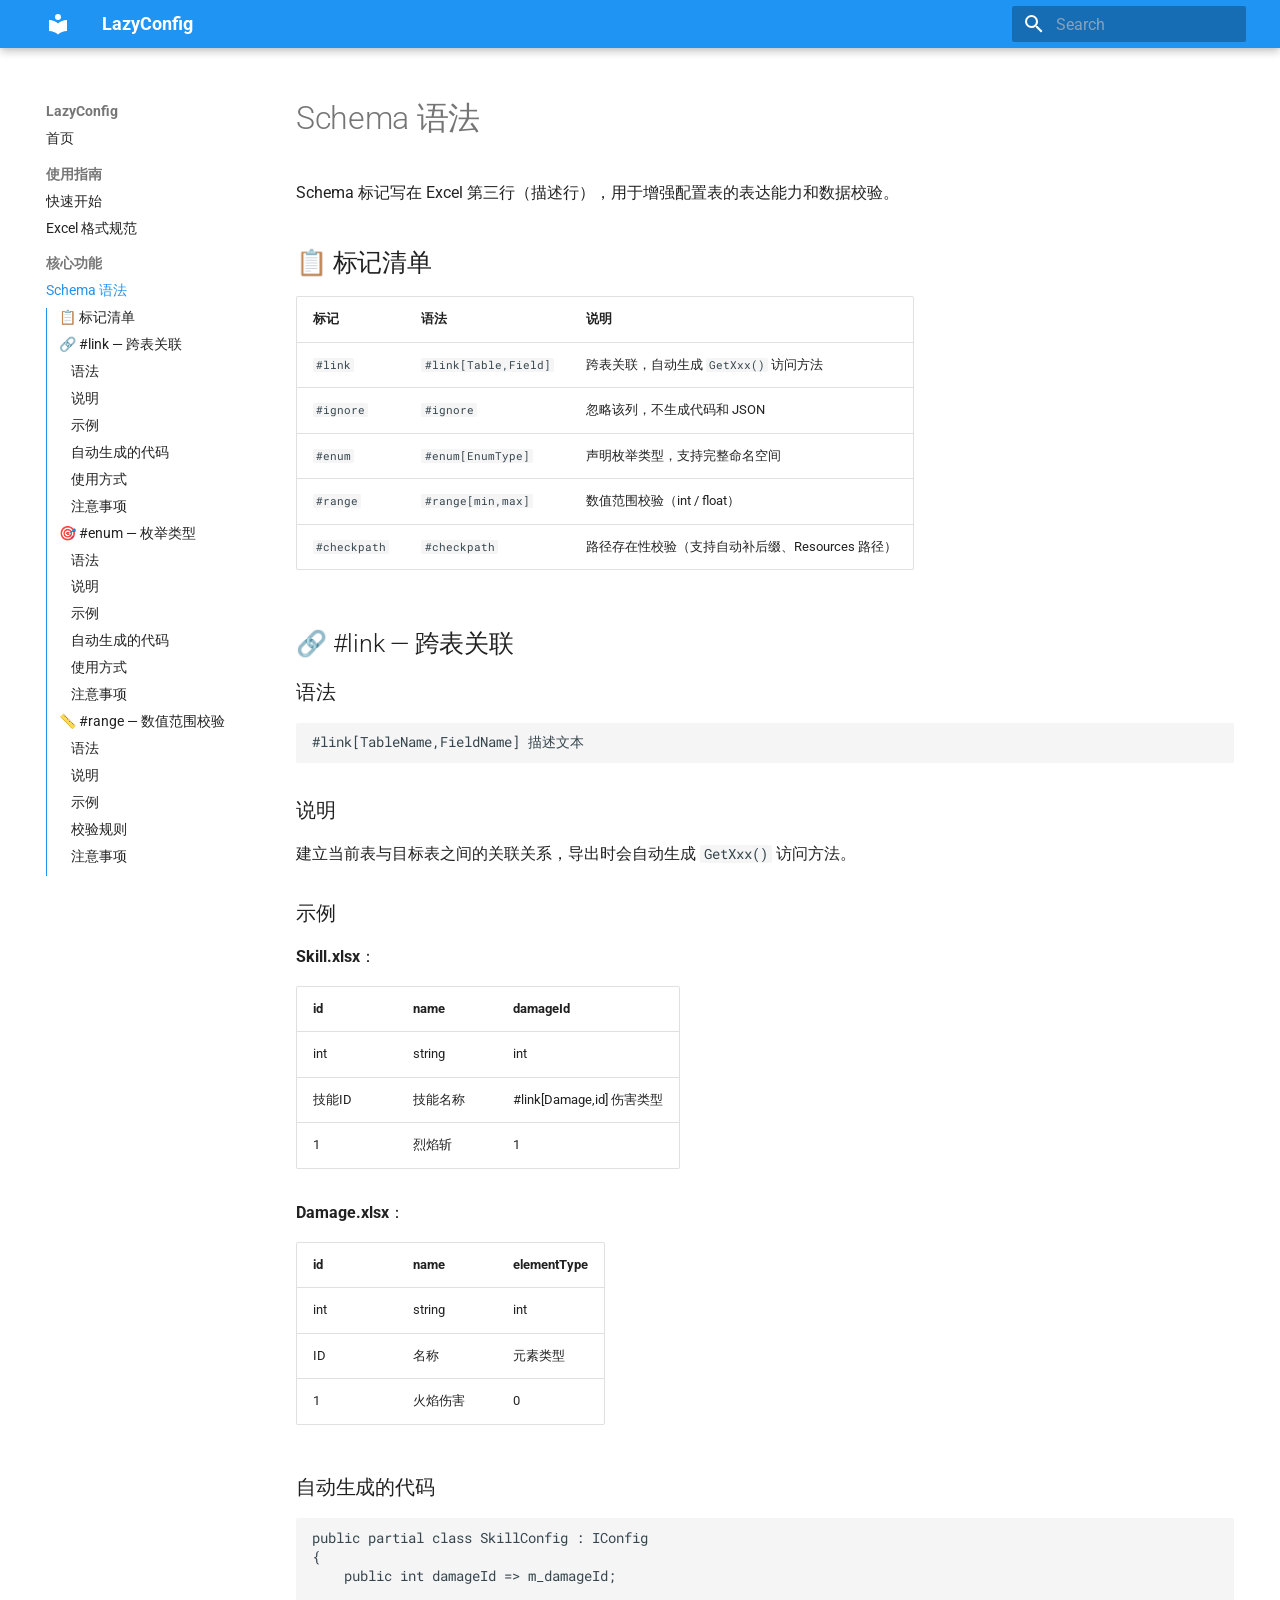
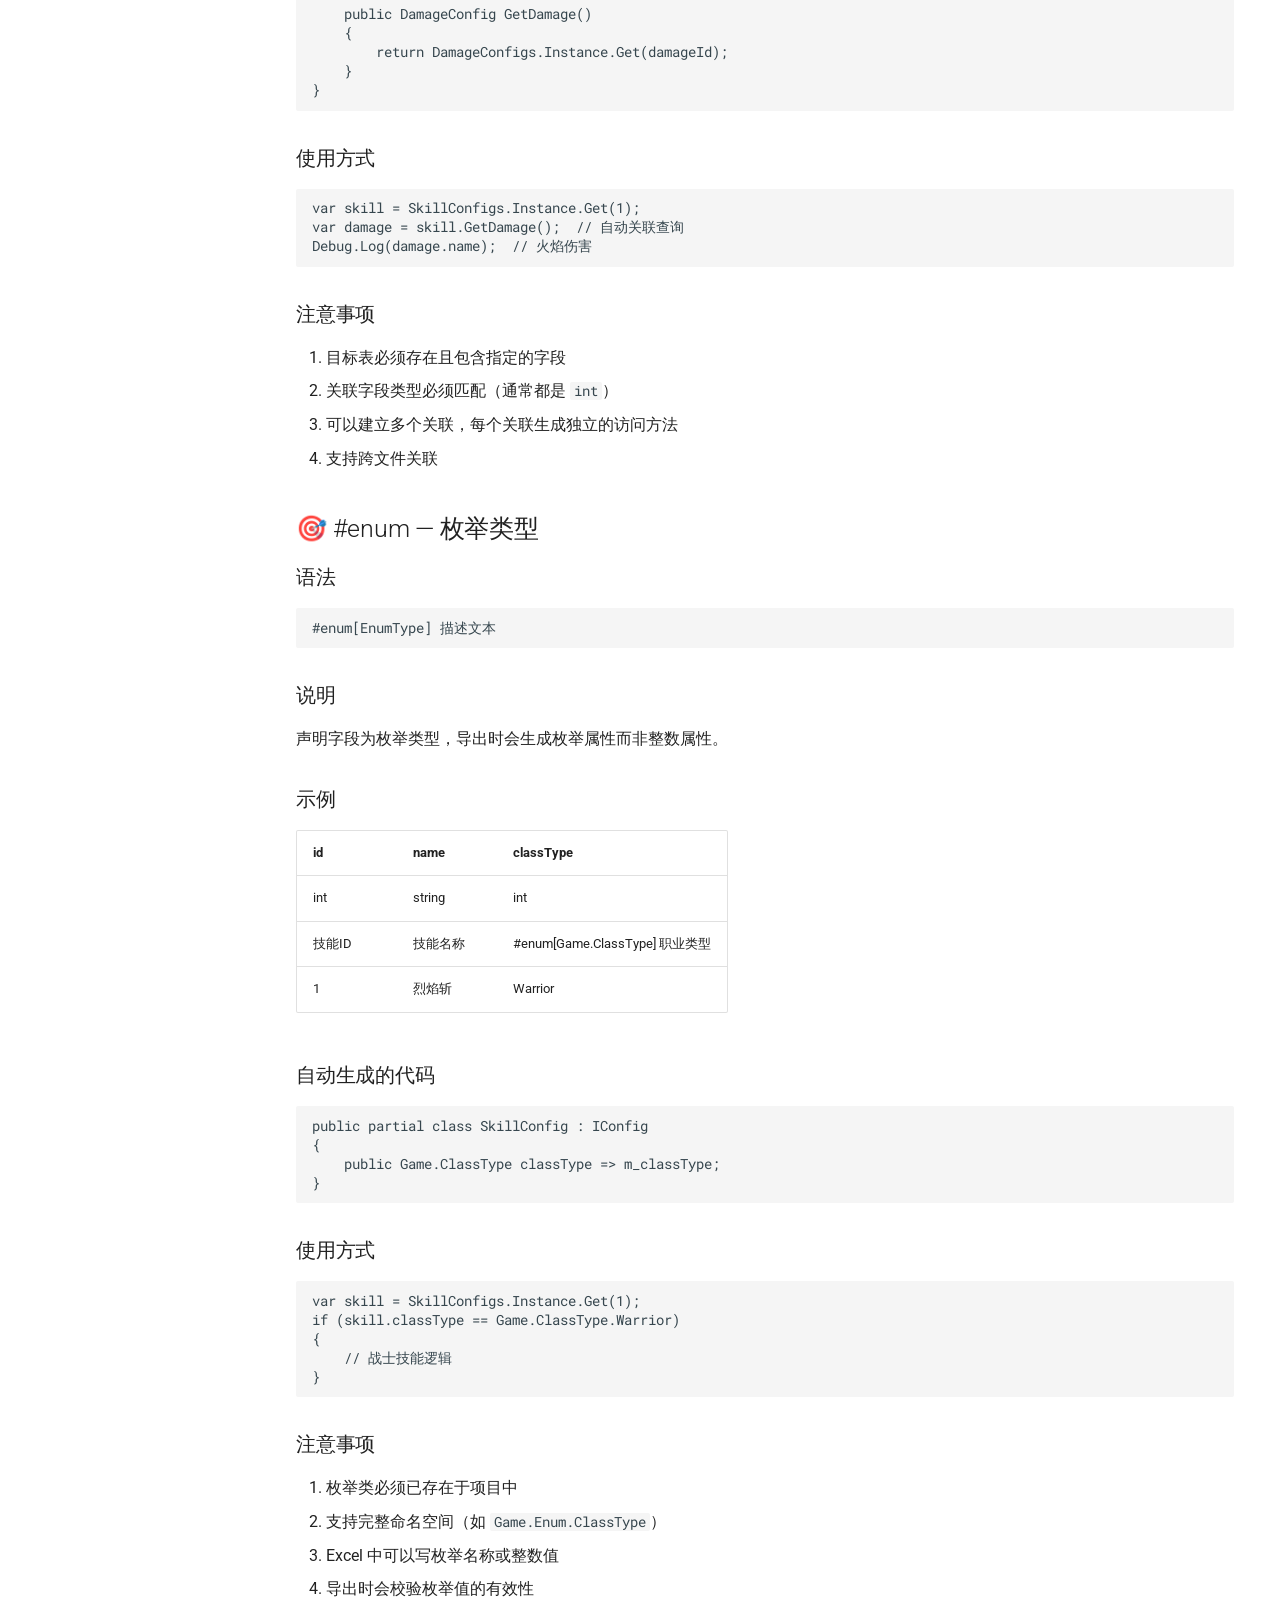
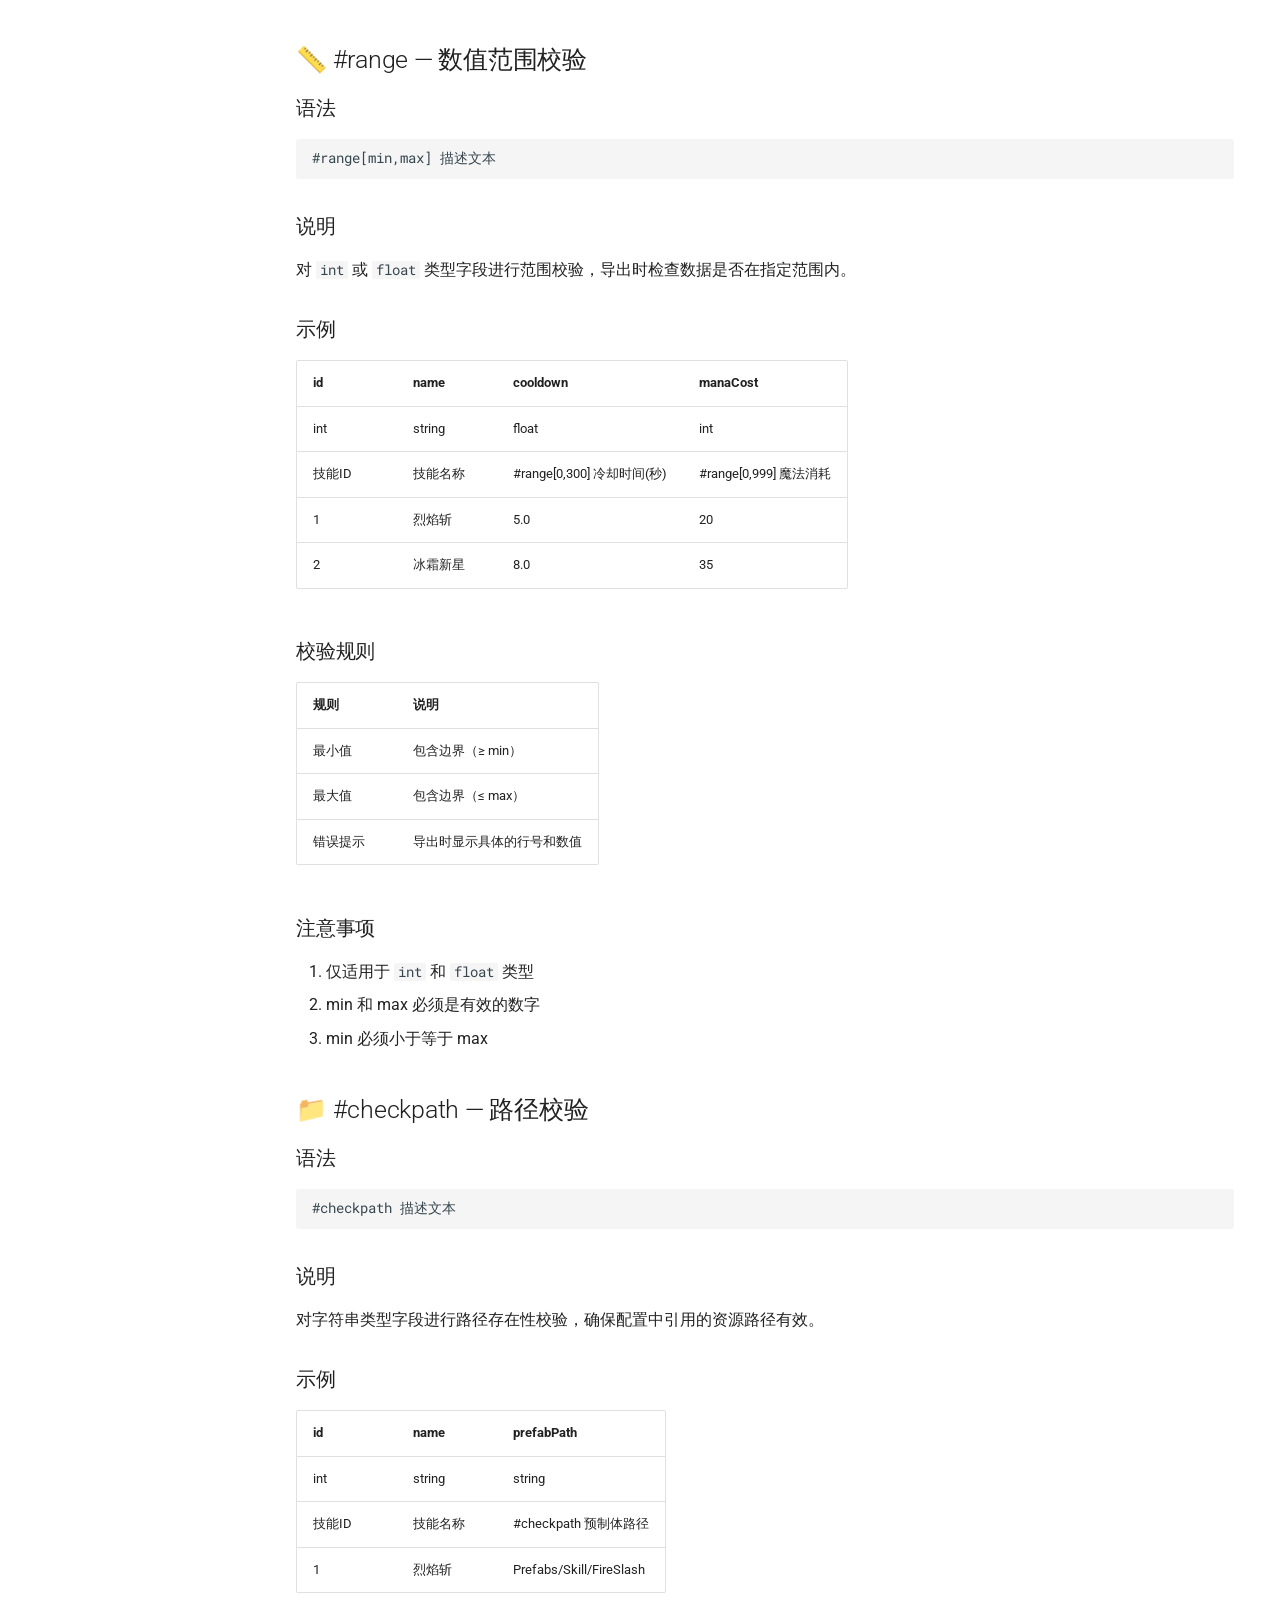
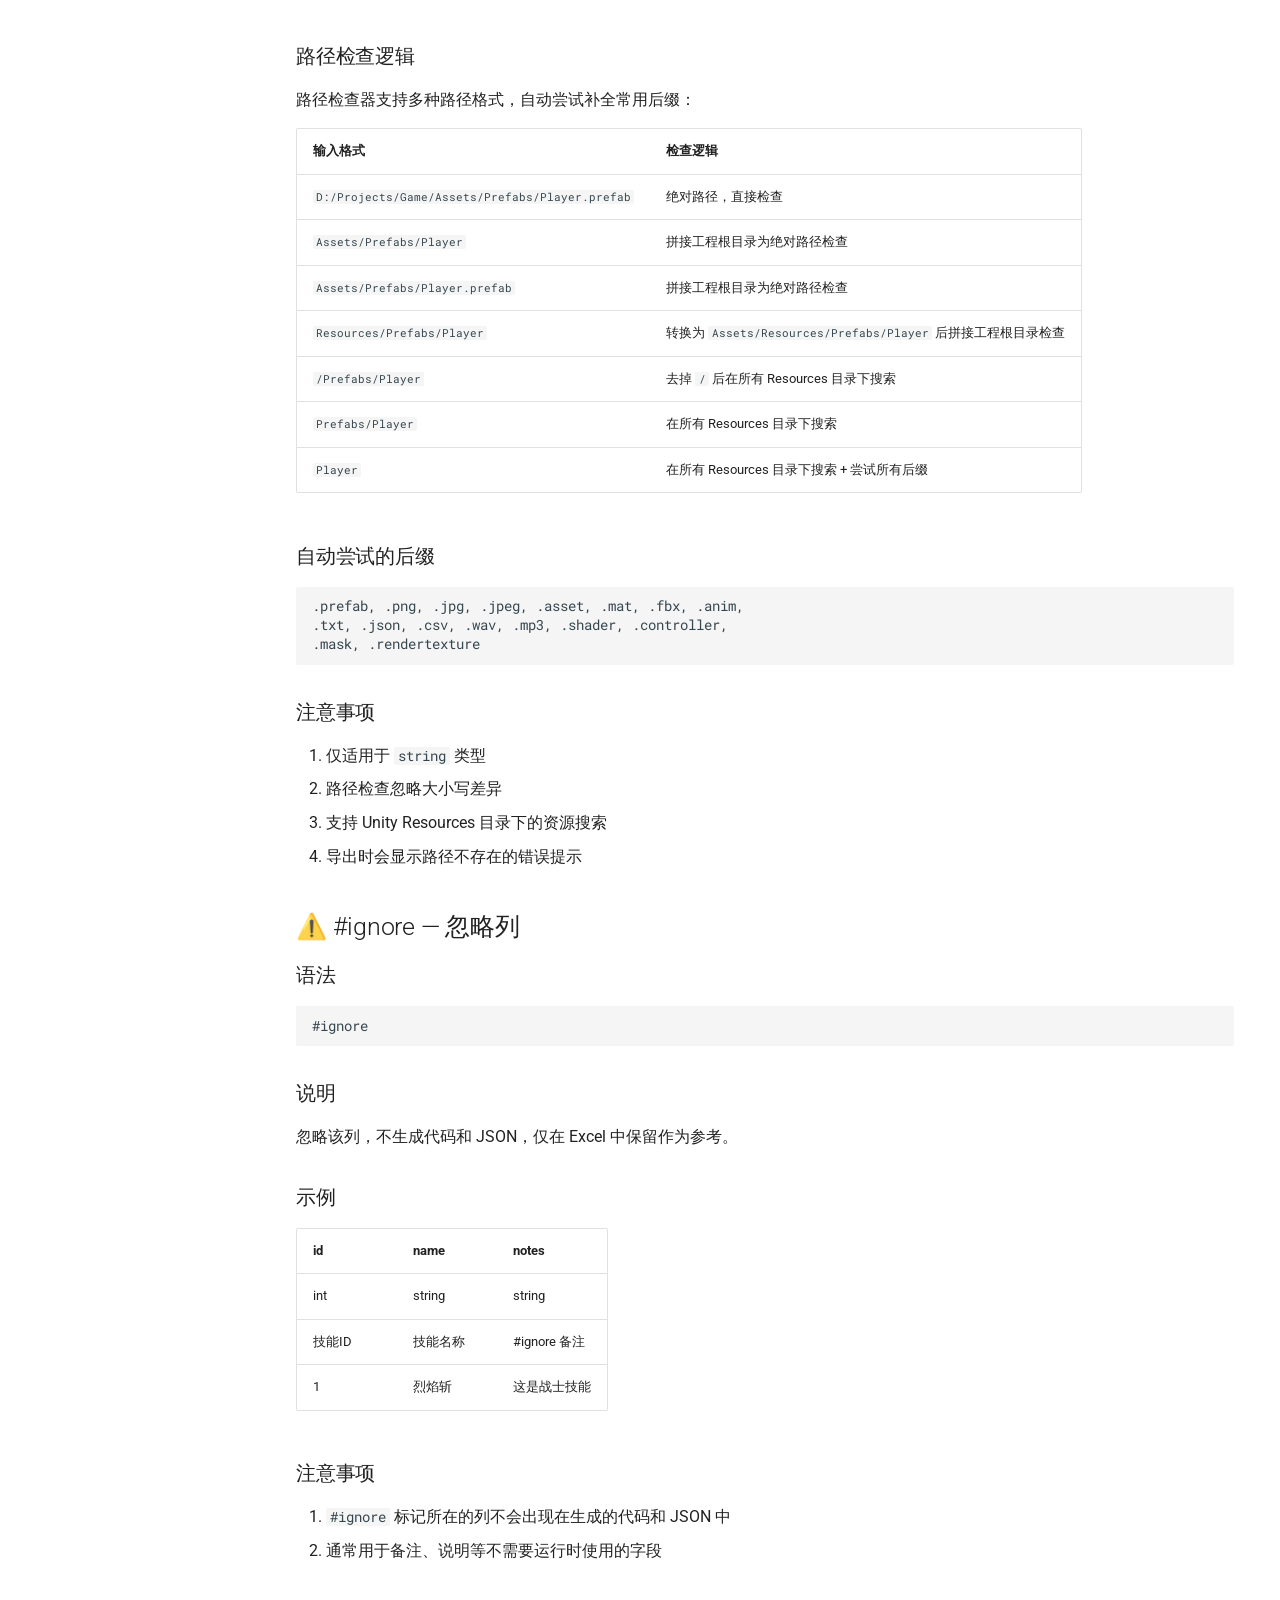
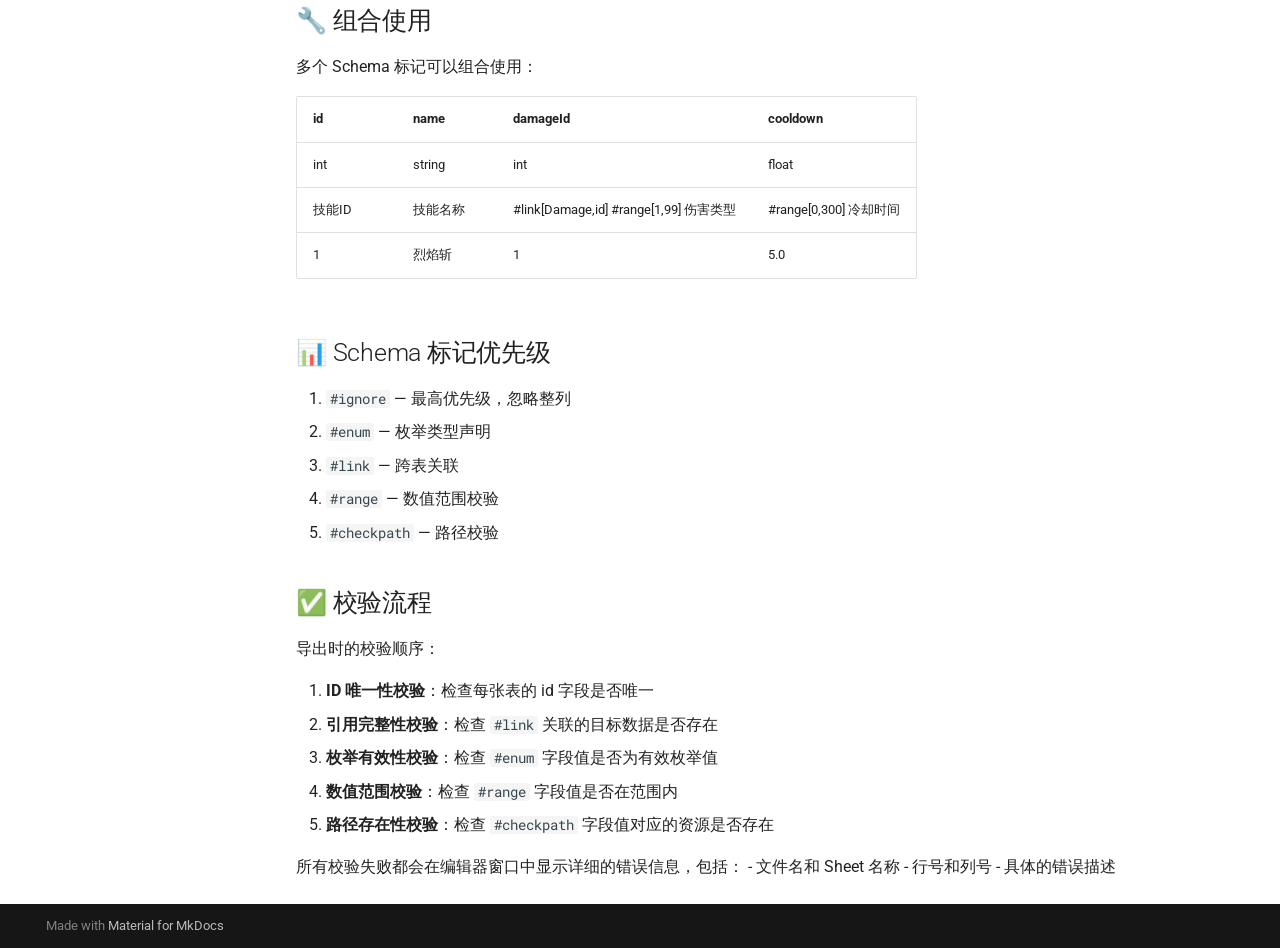
<file: schema/index.html>
<!doctype html>
<html lang="en" class="no-js">
  <head>
    
      <meta charset="utf-8">
      <meta name="viewport" content="width=device-width,initial-scale=1">
      
        <meta name="description" content="商业级 Excel → JSON → Config 自动化配置工具，专为 Unity 游戏开发打造">
      
      
      
        <link rel="canonical" href="https://lazyconfig.github.io/schema/">
      
      
        <link rel="prev" href="../excel-format/">
      
      
        <link rel="next" href="../data-types/">
      
      
        
      
      
      <link rel="icon" href="../assets/images/favicon.png">
      <meta name="generator" content="mkdocs-1.6.1, mkdocs-material-9.7.6">
    
    
      
        <title>Schema 语法 - LazyConfig</title>
      
    
    
      <link rel="stylesheet" href="../assets/stylesheets/main.484c7ddc.min.css">
      
        
        <link rel="stylesheet" href="../assets/stylesheets/palette.ab4e12ef.min.css">
      
      


    
    
      
    
    
      
        
        
        <link rel="preconnect" href="https://fonts.gstatic.com" crossorigin>
        <link rel="stylesheet" href="https://fonts.googleapis.com/css?family=Roboto:300,300i,400,400i,700,700i%7CRoboto+Mono:400,400i,700,700i&display=fallback">
        <style>:root{--md-text-font:"Roboto";--md-code-font:"Roboto Mono"}</style>
      
    
    
    <script>__md_scope=new URL("..",location),__md_hash=e=>[...e].reduce(((e,_)=>(e<<5)-e+_.charCodeAt(0)),0),__md_get=(e,_=localStorage,t=__md_scope)=>JSON.parse(_.getItem(t.pathname+"."+e)),__md_set=(e,_,t=localStorage,a=__md_scope)=>{try{t.setItem(a.pathname+"."+e,JSON.stringify(_))}catch(e){}}</script>
    
      

    
    
  </head>
  
  
    
    
    
    
    
    <body dir="ltr" data-md-color-scheme="default" data-md-color-primary="blue" data-md-color-accent="cyan">
  
    
    <input class="md-toggle" data-md-toggle="drawer" type="checkbox" id="__drawer" autocomplete="off">
    <input class="md-toggle" data-md-toggle="search" type="checkbox" id="__search" autocomplete="off">
    <label class="md-overlay" for="__drawer"></label>
    <div data-md-component="skip">
      
        
        <a href="#schema" class="md-skip">
          Skip to content
        </a>
      
    </div>
    <div data-md-component="announce">
      
    </div>
    
    
      

  

<header class="md-header md-header--shadow" data-md-component="header">
  <nav class="md-header__inner md-grid" aria-label="Header">
    <a href=".." title="LazyConfig" class="md-header__button md-logo" aria-label="LazyConfig" data-md-component="logo">
      
  
  <svg xmlns="http://www.w3.org/2000/svg" viewBox="0 0 24 24"><path d="M12 8a3 3 0 0 0 3-3 3 3 0 0 0-3-3 3 3 0 0 0-3 3 3 3 0 0 0 3 3m0 3.54C9.64 9.35 6.5 8 3 8v11c3.5 0 6.64 1.35 9 3.54 2.36-2.19 5.5-3.54 9-3.54V8c-3.5 0-6.64 1.35-9 3.54"/></svg>

    </a>
    <label class="md-header__button md-icon" for="__drawer">
      
      <svg xmlns="http://www.w3.org/2000/svg" viewBox="0 0 24 24"><path d="M3 6h18v2H3zm0 5h18v2H3zm0 5h18v2H3z"/></svg>
    </label>
    <div class="md-header__title" data-md-component="header-title">
      <div class="md-header__ellipsis">
        <div class="md-header__topic">
          <span class="md-ellipsis">
            LazyConfig
          </span>
        </div>
        <div class="md-header__topic" data-md-component="header-topic">
          <span class="md-ellipsis">
            
              Schema 语法
            
          </span>
        </div>
      </div>
    </div>
    
      
    
    
    
    
      
      
        <label class="md-header__button md-icon" for="__search">
          
          <svg xmlns="http://www.w3.org/2000/svg" viewBox="0 0 24 24"><path d="M9.5 3A6.5 6.5 0 0 1 16 9.5c0 1.61-.59 3.09-1.56 4.23l.27.27h.79l5 5-1.5 1.5-5-5v-.79l-.27-.27A6.52 6.52 0 0 1 9.5 16 6.5 6.5 0 0 1 3 9.5 6.5 6.5 0 0 1 9.5 3m0 2C7 5 5 7 5 9.5S7 14 9.5 14 14 12 14 9.5 12 5 9.5 5"/></svg>
        </label>
        <div class="md-search" data-md-component="search" role="dialog">
  <label class="md-search__overlay" for="__search"></label>
  <div class="md-search__inner" role="search">
    <form class="md-search__form" name="search">
      <input type="text" class="md-search__input" name="query" aria-label="Search" placeholder="Search" autocapitalize="off" autocorrect="off" autocomplete="off" spellcheck="false" data-md-component="search-query" required>
      <label class="md-search__icon md-icon" for="__search">
        
        <svg xmlns="http://www.w3.org/2000/svg" viewBox="0 0 24 24"><path d="M9.5 3A6.5 6.5 0 0 1 16 9.5c0 1.61-.59 3.09-1.56 4.23l.27.27h.79l5 5-1.5 1.5-5-5v-.79l-.27-.27A6.52 6.52 0 0 1 9.5 16 6.5 6.5 0 0 1 3 9.5 6.5 6.5 0 0 1 9.5 3m0 2C7 5 5 7 5 9.5S7 14 9.5 14 14 12 14 9.5 12 5 9.5 5"/></svg>
        
        <svg xmlns="http://www.w3.org/2000/svg" viewBox="0 0 24 24"><path d="M20 11v2H8l5.5 5.5-1.42 1.42L4.16 12l7.92-7.92L13.5 5.5 8 11z"/></svg>
      </label>
      <nav class="md-search__options" aria-label="Search">
        
        <button type="reset" class="md-search__icon md-icon" title="Clear" aria-label="Clear" tabindex="-1">
          
          <svg xmlns="http://www.w3.org/2000/svg" viewBox="0 0 24 24"><path d="M19 6.41 17.59 5 12 10.59 6.41 5 5 6.41 10.59 12 5 17.59 6.41 19 12 13.41 17.59 19 19 17.59 13.41 12z"/></svg>
        </button>
      </nav>
      
        <div class="md-search__suggest" data-md-component="search-suggest"></div>
      
    </form>
    <div class="md-search__output">
      <div class="md-search__scrollwrap" tabindex="0" data-md-scrollfix>
        <div class="md-search-result" data-md-component="search-result">
          <div class="md-search-result__meta">
            Initializing search
          </div>
          <ol class="md-search-result__list" role="presentation"></ol>
        </div>
      </div>
    </div>
  </div>
</div>
      
    
    
  </nav>
  
</header>
    
    <div class="md-container" data-md-component="container">
      
      
        
          
        
      
      <main class="md-main" data-md-component="main">
        <div class="md-main__inner md-grid">
          
            
              
              <div class="md-sidebar md-sidebar--primary" data-md-component="sidebar" data-md-type="navigation" >
                <div class="md-sidebar__scrollwrap">
                  <div class="md-sidebar__inner">
                    



  

<nav class="md-nav md-nav--primary md-nav--integrated" aria-label="Navigation" data-md-level="0">
  <label class="md-nav__title" for="__drawer">
    <a href=".." title="LazyConfig" class="md-nav__button md-logo" aria-label="LazyConfig" data-md-component="logo">
      
  
  <svg xmlns="http://www.w3.org/2000/svg" viewBox="0 0 24 24"><path d="M12 8a3 3 0 0 0 3-3 3 3 0 0 0-3-3 3 3 0 0 0-3 3 3 3 0 0 0 3 3m0 3.54C9.64 9.35 6.5 8 3 8v11c3.5 0 6.64 1.35 9 3.54 2.36-2.19 5.5-3.54 9-3.54V8c-3.5 0-6.64 1.35-9 3.54"/></svg>

    </a>
    LazyConfig
  </label>
  
  <ul class="md-nav__list" data-md-scrollfix>
    
      
      
  
  
  
  
    <li class="md-nav__item">
      <a href=".." class="md-nav__link">
        
  
  
  <span class="md-ellipsis">
    
  
    首页
  

    
  </span>
  
  

      </a>
    </li>
  

    
      
      
  
  
  
  
    
    
      
        
      
        
      
    
    
    
      
        
        
      
    
    
    <li class="md-nav__item md-nav__item--section md-nav__item--nested">
      
        
        
          
        
        <input class="md-nav__toggle md-toggle md-toggle--indeterminate" type="checkbox" id="__nav_2" >
        
          
          <label class="md-nav__link" for="__nav_2" id="__nav_2_label" tabindex="">
            
  
  
  <span class="md-ellipsis">
    
  
    使用指南
  

    
  </span>
  
  

            <span class="md-nav__icon md-icon"></span>
          </label>
        
        <nav class="md-nav" data-md-level="1" aria-labelledby="__nav_2_label" aria-expanded="false">
          <label class="md-nav__title" for="__nav_2">
            <span class="md-nav__icon md-icon"></span>
            
  
    使用指南
  

          </label>
          <ul class="md-nav__list" data-md-scrollfix>
            
              
                
  
  
  
  
    <li class="md-nav__item">
      <a href="../getting-started/" class="md-nav__link">
        
  
  
  <span class="md-ellipsis">
    
  
    快速开始
  

    
  </span>
  
  

      </a>
    </li>
  

              
            
              
                
  
  
  
  
    <li class="md-nav__item">
      <a href="../excel-format/" class="md-nav__link">
        
  
  
  <span class="md-ellipsis">
    
  
    Excel 格式规范
  

    
  </span>
  
  

      </a>
    </li>
  

              
            
          </ul>
        </nav>
      
    </li>
  

    
      
      
  
  
    
  
  
  
    
    
      
        
      
        
      
        
      
    
    
    
      
        
        
      
    
    
    <li class="md-nav__item md-nav__item--active md-nav__item--section md-nav__item--nested">
      
        
        
        <input class="md-nav__toggle md-toggle " type="checkbox" id="__nav_3" checked>
        
          
          <label class="md-nav__link" for="__nav_3" id="__nav_3_label" tabindex="">
            
  
  
  <span class="md-ellipsis">
    
  
    核心功能
  

    
  </span>
  
  

            <span class="md-nav__icon md-icon"></span>
          </label>
        
        <nav class="md-nav" data-md-level="1" aria-labelledby="__nav_3_label" aria-expanded="true">
          <label class="md-nav__title" for="__nav_3">
            <span class="md-nav__icon md-icon"></span>
            
  
    核心功能
  

          </label>
          <ul class="md-nav__list" data-md-scrollfix>
            
              
                
  
  
    
  
  
  
    <li class="md-nav__item md-nav__item--active">
      
      <input class="md-nav__toggle md-toggle" type="checkbox" id="__toc">
      
      
        
      
      
        <label class="md-nav__link md-nav__link--active" for="__toc">
          
  
  
  <span class="md-ellipsis">
    
  
    Schema 语法
  

    
  </span>
  
  

          <span class="md-nav__icon md-icon"></span>
        </label>
      
      <a href="./" class="md-nav__link md-nav__link--active">
        
  
  
  <span class="md-ellipsis">
    
  
    Schema 语法
  

    
  </span>
  
  

      </a>
      
        

<nav class="md-nav md-nav--secondary" aria-label="Table of contents">
  
  
  
    
  
  
    <label class="md-nav__title" for="__toc">
      <span class="md-nav__icon md-icon"></span>
      Table of contents
    </label>
    <ul class="md-nav__list" data-md-component="toc" data-md-scrollfix>
      
        <li class="md-nav__item">
  <a href="#_1" class="md-nav__link">
    <span class="md-ellipsis">
      
        📋 标记清单
      
    </span>
  </a>
  
</li>
      
        <li class="md-nav__item">
  <a href="#link" class="md-nav__link">
    <span class="md-ellipsis">
      
        🔗 #link — 跨表关联
      
    </span>
  </a>
  
    <nav class="md-nav" aria-label="🔗 #link — 跨表关联">
      <ul class="md-nav__list">
        
          <li class="md-nav__item">
  <a href="#_2" class="md-nav__link">
    <span class="md-ellipsis">
      
        语法
      
    </span>
  </a>
  
</li>
        
          <li class="md-nav__item">
  <a href="#_3" class="md-nav__link">
    <span class="md-ellipsis">
      
        说明
      
    </span>
  </a>
  
</li>
        
          <li class="md-nav__item">
  <a href="#_4" class="md-nav__link">
    <span class="md-ellipsis">
      
        示例
      
    </span>
  </a>
  
</li>
        
          <li class="md-nav__item">
  <a href="#_5" class="md-nav__link">
    <span class="md-ellipsis">
      
        自动生成的代码
      
    </span>
  </a>
  
</li>
        
          <li class="md-nav__item">
  <a href="#_6" class="md-nav__link">
    <span class="md-ellipsis">
      
        使用方式
      
    </span>
  </a>
  
</li>
        
          <li class="md-nav__item">
  <a href="#_7" class="md-nav__link">
    <span class="md-ellipsis">
      
        注意事项
      
    </span>
  </a>
  
</li>
        
      </ul>
    </nav>
  
</li>
      
        <li class="md-nav__item">
  <a href="#enum" class="md-nav__link">
    <span class="md-ellipsis">
      
        🎯 #enum — 枚举类型
      
    </span>
  </a>
  
    <nav class="md-nav" aria-label="🎯 #enum — 枚举类型">
      <ul class="md-nav__list">
        
          <li class="md-nav__item">
  <a href="#_8" class="md-nav__link">
    <span class="md-ellipsis">
      
        语法
      
    </span>
  </a>
  
</li>
        
          <li class="md-nav__item">
  <a href="#_9" class="md-nav__link">
    <span class="md-ellipsis">
      
        说明
      
    </span>
  </a>
  
</li>
        
          <li class="md-nav__item">
  <a href="#_10" class="md-nav__link">
    <span class="md-ellipsis">
      
        示例
      
    </span>
  </a>
  
</li>
        
          <li class="md-nav__item">
  <a href="#_11" class="md-nav__link">
    <span class="md-ellipsis">
      
        自动生成的代码
      
    </span>
  </a>
  
</li>
        
          <li class="md-nav__item">
  <a href="#_12" class="md-nav__link">
    <span class="md-ellipsis">
      
        使用方式
      
    </span>
  </a>
  
</li>
        
          <li class="md-nav__item">
  <a href="#_13" class="md-nav__link">
    <span class="md-ellipsis">
      
        注意事项
      
    </span>
  </a>
  
</li>
        
      </ul>
    </nav>
  
</li>
      
        <li class="md-nav__item">
  <a href="#range" class="md-nav__link">
    <span class="md-ellipsis">
      
        📏 #range — 数值范围校验
      
    </span>
  </a>
  
    <nav class="md-nav" aria-label="📏 #range — 数值范围校验">
      <ul class="md-nav__list">
        
          <li class="md-nav__item">
  <a href="#_14" class="md-nav__link">
    <span class="md-ellipsis">
      
        语法
      
    </span>
  </a>
  
</li>
        
          <li class="md-nav__item">
  <a href="#_15" class="md-nav__link">
    <span class="md-ellipsis">
      
        说明
      
    </span>
  </a>
  
</li>
        
          <li class="md-nav__item">
  <a href="#_16" class="md-nav__link">
    <span class="md-ellipsis">
      
        示例
      
    </span>
  </a>
  
</li>
        
          <li class="md-nav__item">
  <a href="#_17" class="md-nav__link">
    <span class="md-ellipsis">
      
        校验规则
      
    </span>
  </a>
  
</li>
        
          <li class="md-nav__item">
  <a href="#_18" class="md-nav__link">
    <span class="md-ellipsis">
      
        注意事项
      
    </span>
  </a>
  
</li>
        
      </ul>
    </nav>
  
</li>
      
        <li class="md-nav__item">
  <a href="#checkpath" class="md-nav__link">
    <span class="md-ellipsis">
      
        📁 #checkpath — 路径校验
      
    </span>
  </a>
  
    <nav class="md-nav" aria-label="📁 #checkpath — 路径校验">
      <ul class="md-nav__list">
        
          <li class="md-nav__item">
  <a href="#_19" class="md-nav__link">
    <span class="md-ellipsis">
      
        语法
      
    </span>
  </a>
  
</li>
        
          <li class="md-nav__item">
  <a href="#_20" class="md-nav__link">
    <span class="md-ellipsis">
      
        说明
      
    </span>
  </a>
  
</li>
        
          <li class="md-nav__item">
  <a href="#_21" class="md-nav__link">
    <span class="md-ellipsis">
      
        示例
      
    </span>
  </a>
  
</li>
        
          <li class="md-nav__item">
  <a href="#_22" class="md-nav__link">
    <span class="md-ellipsis">
      
        路径检查逻辑
      
    </span>
  </a>
  
</li>
        
          <li class="md-nav__item">
  <a href="#_23" class="md-nav__link">
    <span class="md-ellipsis">
      
        自动尝试的后缀
      
    </span>
  </a>
  
</li>
        
          <li class="md-nav__item">
  <a href="#_24" class="md-nav__link">
    <span class="md-ellipsis">
      
        注意事项
      
    </span>
  </a>
  
</li>
        
      </ul>
    </nav>
  
</li>
      
        <li class="md-nav__item">
  <a href="#ignore" class="md-nav__link">
    <span class="md-ellipsis">
      
        ⚠️ #ignore — 忽略列
      
    </span>
  </a>
  
    <nav class="md-nav" aria-label="⚠️ #ignore — 忽略列">
      <ul class="md-nav__list">
        
          <li class="md-nav__item">
  <a href="#_25" class="md-nav__link">
    <span class="md-ellipsis">
      
        语法
      
    </span>
  </a>
  
</li>
        
          <li class="md-nav__item">
  <a href="#_26" class="md-nav__link">
    <span class="md-ellipsis">
      
        说明
      
    </span>
  </a>
  
</li>
        
          <li class="md-nav__item">
  <a href="#_27" class="md-nav__link">
    <span class="md-ellipsis">
      
        示例
      
    </span>
  </a>
  
</li>
        
          <li class="md-nav__item">
  <a href="#_28" class="md-nav__link">
    <span class="md-ellipsis">
      
        注意事项
      
    </span>
  </a>
  
</li>
        
      </ul>
    </nav>
  
</li>
      
        <li class="md-nav__item">
  <a href="#_29" class="md-nav__link">
    <span class="md-ellipsis">
      
        🔧 组合使用
      
    </span>
  </a>
  
</li>
      
        <li class="md-nav__item">
  <a href="#schema_1" class="md-nav__link">
    <span class="md-ellipsis">
      
        📊 Schema 标记优先级
      
    </span>
  </a>
  
</li>
      
        <li class="md-nav__item">
  <a href="#_30" class="md-nav__link">
    <span class="md-ellipsis">
      
        ✅ 校验流程
      
    </span>
  </a>
  
</li>
      
    </ul>
  
</nav>
      
    </li>
  

              
            
              
                
  
  
  
  
    <li class="md-nav__item">
      <a href="../data-types/" class="md-nav__link">
        
  
  
  <span class="md-ellipsis">
    
  
    数据类型
  

    
  </span>
  
  

      </a>
    </li>
  

              
            
              
                
  
  
  
  
    <li class="md-nav__item">
      <a href="../runtime-api/" class="md-nav__link">
        
  
  
  <span class="md-ellipsis">
    
  
    运行时 API
  

    
  </span>
  
  

      </a>
    </li>
  

              
            
          </ul>
        </nav>
      
    </li>
  

    
      
      
  
  
  
  
    
    
      
        
      
        
      
    
    
    
      
        
        
      
    
    
    <li class="md-nav__item md-nav__item--section md-nav__item--nested">
      
        
        
          
        
        <input class="md-nav__toggle md-toggle md-toggle--indeterminate" type="checkbox" id="__nav_4" >
        
          
          <label class="md-nav__link" for="__nav_4" id="__nav_4_label" tabindex="">
            
  
  
  <span class="md-ellipsis">
    
  
    高级扩展
  

    
  </span>
  
  

            <span class="md-nav__icon md-icon"></span>
          </label>
        
        <nav class="md-nav" data-md-level="1" aria-labelledby="__nav_4_label" aria-expanded="false">
          <label class="md-nav__title" for="__nav_4">
            <span class="md-nav__icon md-icon"></span>
            
  
    高级扩展
  

          </label>
          <ul class="md-nav__list" data-md-scrollfix>
            
              
                
  
  
  
  
    <li class="md-nav__item">
      <a href="../extension/" class="md-nav__link">
        
  
  
  <span class="md-ellipsis">
    
  
    扩展机制
  

    
  </span>
  
  

      </a>
    </li>
  

              
            
              
                
  
  
  
  
    <li class="md-nav__item">
      <a href="../examples/" class="md-nav__link">
        
  
  
  <span class="md-ellipsis">
    
  
    使用示例
  

    
  </span>
  
  

      </a>
    </li>
  

              
            
          </ul>
        </nav>
      
    </li>
  

    
      
      
  
  
  
  
    <li class="md-nav__item">
      <a href="../deploy/" class="md-nav__link">
        
  
  
  <span class="md-ellipsis">
    
  
    部署发布
  

    
  </span>
  
  

      </a>
    </li>
  

    
  </ul>
</nav>
                  </div>
                </div>
              </div>
            
            
          
          
            <div class="md-content" data-md-component="content">
              
              <article class="md-content__inner md-typeset">
                
                  



<h1 id="schema">Schema 语法<a class="headerlink" href="#schema" title="Permanent link">&para;</a></h1>
<p>Schema 标记写在 Excel 第三行（描述行），用于增强配置表的表达能力和数据校验。</p>
<h2 id="_1">📋 标记清单<a class="headerlink" href="#_1" title="Permanent link">&para;</a></h2>
<table>
<thead>
<tr>
<th>标记</th>
<th>语法</th>
<th>说明</th>
</tr>
</thead>
<tbody>
<tr>
<td><code>#link</code></td>
<td><code>#link[Table,Field]</code></td>
<td>跨表关联，自动生成 <code>GetXxx()</code> 访问方法</td>
</tr>
<tr>
<td><code>#ignore</code></td>
<td><code>#ignore</code></td>
<td>忽略该列，不生成代码和 JSON</td>
</tr>
<tr>
<td><code>#enum</code></td>
<td><code>#enum[EnumType]</code></td>
<td>声明枚举类型，支持完整命名空间</td>
</tr>
<tr>
<td><code>#range</code></td>
<td><code>#range[min,max]</code></td>
<td>数值范围校验（int / float）</td>
</tr>
<tr>
<td><code>#checkpath</code></td>
<td><code>#checkpath</code></td>
<td>路径存在性校验（支持自动补后缀、Resources 路径）</td>
</tr>
</tbody>
</table>
<h2 id="link">🔗 #link — 跨表关联<a class="headerlink" href="#link" title="Permanent link">&para;</a></h2>
<h3 id="_2">语法<a class="headerlink" href="#_2" title="Permanent link">&para;</a></h3>
<div class="codehilite"><pre><span></span><code>#link[TableName,FieldName] 描述文本
</code></pre></div>

<h3 id="_3">说明<a class="headerlink" href="#_3" title="Permanent link">&para;</a></h3>
<p>建立当前表与目标表之间的关联关系，导出时会自动生成 <code>GetXxx()</code> 访问方法。</p>
<h3 id="_4">示例<a class="headerlink" href="#_4" title="Permanent link">&para;</a></h3>
<p><strong>Skill.xlsx</strong>：</p>
<table>
<thead>
<tr>
<th>id</th>
<th>name</th>
<th>damageId</th>
</tr>
</thead>
<tbody>
<tr>
<td>int</td>
<td>string</td>
<td>int</td>
</tr>
<tr>
<td>技能ID</td>
<td>技能名称</td>
<td>#link[Damage,id] 伤害类型</td>
</tr>
<tr>
<td>1</td>
<td>烈焰斩</td>
<td>1</td>
</tr>
</tbody>
</table>
<p><strong>Damage.xlsx</strong>：</p>
<table>
<thead>
<tr>
<th>id</th>
<th>name</th>
<th>elementType</th>
</tr>
</thead>
<tbody>
<tr>
<td>int</td>
<td>string</td>
<td>int</td>
</tr>
<tr>
<td>ID</td>
<td>名称</td>
<td>元素类型</td>
</tr>
<tr>
<td>1</td>
<td>火焰伤害</td>
<td>0</td>
</tr>
</tbody>
</table>
<h3 id="_5">自动生成的代码<a class="headerlink" href="#_5" title="Permanent link">&para;</a></h3>
<div class="codehilite"><pre><span></span><code><span class="k">public</span><span class="w"> </span><span class="k">partial</span><span class="w"> </span><span class="k">class</span><span class="w"> </span><span class="nc">SkillConfig</span><span class="w"> </span><span class="p">:</span><span class="w"> </span><span class="n">IConfig</span>
<span class="p">{</span>
<span class="w">    </span><span class="k">public</span><span class="w"> </span><span class="kt">int</span><span class="w"> </span><span class="n">damageId</span><span class="w"> </span><span class="o">=&gt;</span><span class="w"> </span><span class="n">m_damageId</span><span class="p">;</span>

<span class="w">    </span><span class="k">public</span><span class="w"> </span><span class="n">DamageConfig</span><span class="w"> </span><span class="nf">GetDamage</span><span class="p">()</span>
<span class="w">    </span><span class="p">{</span>
<span class="w">        </span><span class="k">return</span><span class="w"> </span><span class="n">DamageConfigs</span><span class="p">.</span><span class="n">Instance</span><span class="p">.</span><span class="n">Get</span><span class="p">(</span><span class="n">damageId</span><span class="p">);</span>
<span class="w">    </span><span class="p">}</span>
<span class="p">}</span>
</code></pre></div>

<h3 id="_6">使用方式<a class="headerlink" href="#_6" title="Permanent link">&para;</a></h3>
<div class="codehilite"><pre><span></span><code><span class="kt">var</span><span class="w"> </span><span class="n">skill</span><span class="w"> </span><span class="o">=</span><span class="w"> </span><span class="n">SkillConfigs</span><span class="p">.</span><span class="n">Instance</span><span class="p">.</span><span class="n">Get</span><span class="p">(</span><span class="mi">1</span><span class="p">);</span>
<span class="kt">var</span><span class="w"> </span><span class="n">damage</span><span class="w"> </span><span class="o">=</span><span class="w"> </span><span class="n">skill</span><span class="p">.</span><span class="n">GetDamage</span><span class="p">();</span><span class="w">  </span><span class="c1">// 自动关联查询</span>
<span class="n">Debug</span><span class="p">.</span><span class="n">Log</span><span class="p">(</span><span class="n">damage</span><span class="p">.</span><span class="n">name</span><span class="p">);</span><span class="w">  </span><span class="c1">// 火焰伤害</span>
</code></pre></div>

<h3 id="_7">注意事项<a class="headerlink" href="#_7" title="Permanent link">&para;</a></h3>
<ol>
<li>目标表必须存在且包含指定的字段</li>
<li>关联字段类型必须匹配（通常都是 <code>int</code>）</li>
<li>可以建立多个关联，每个关联生成独立的访问方法</li>
<li>支持跨文件关联</li>
</ol>
<h2 id="enum">🎯 #enum — 枚举类型<a class="headerlink" href="#enum" title="Permanent link">&para;</a></h2>
<h3 id="_8">语法<a class="headerlink" href="#_8" title="Permanent link">&para;</a></h3>
<div class="codehilite"><pre><span></span><code>#enum[EnumType] 描述文本
</code></pre></div>

<h3 id="_9">说明<a class="headerlink" href="#_9" title="Permanent link">&para;</a></h3>
<p>声明字段为枚举类型，导出时会生成枚举属性而非整数属性。</p>
<h3 id="_10">示例<a class="headerlink" href="#_10" title="Permanent link">&para;</a></h3>
<table>
<thead>
<tr>
<th>id</th>
<th>name</th>
<th>classType</th>
</tr>
</thead>
<tbody>
<tr>
<td>int</td>
<td>string</td>
<td>int</td>
</tr>
<tr>
<td>技能ID</td>
<td>技能名称</td>
<td>#enum[Game.ClassType] 职业类型</td>
</tr>
<tr>
<td>1</td>
<td>烈焰斩</td>
<td>Warrior</td>
</tr>
</tbody>
</table>
<h3 id="_11">自动生成的代码<a class="headerlink" href="#_11" title="Permanent link">&para;</a></h3>
<div class="codehilite"><pre><span></span><code><span class="k">public</span><span class="w"> </span><span class="k">partial</span><span class="w"> </span><span class="k">class</span><span class="w"> </span><span class="nc">SkillConfig</span><span class="w"> </span><span class="p">:</span><span class="w"> </span><span class="n">IConfig</span>
<span class="p">{</span>
<span class="w">    </span><span class="k">public</span><span class="w"> </span><span class="n">Game</span><span class="p">.</span><span class="n">ClassType</span><span class="w"> </span><span class="n">classType</span><span class="w"> </span><span class="o">=&gt;</span><span class="w"> </span><span class="n">m_classType</span><span class="p">;</span>
<span class="p">}</span>
</code></pre></div>

<h3 id="_12">使用方式<a class="headerlink" href="#_12" title="Permanent link">&para;</a></h3>
<div class="codehilite"><pre><span></span><code><span class="kt">var</span><span class="w"> </span><span class="n">skill</span><span class="w"> </span><span class="o">=</span><span class="w"> </span><span class="n">SkillConfigs</span><span class="p">.</span><span class="n">Instance</span><span class="p">.</span><span class="n">Get</span><span class="p">(</span><span class="mi">1</span><span class="p">);</span>
<span class="k">if</span><span class="w"> </span><span class="p">(</span><span class="n">skill</span><span class="p">.</span><span class="n">classType</span><span class="w"> </span><span class="o">==</span><span class="w"> </span><span class="n">Game</span><span class="p">.</span><span class="n">ClassType</span><span class="p">.</span><span class="n">Warrior</span><span class="p">)</span>
<span class="p">{</span>
<span class="w">    </span><span class="c1">// 战士技能逻辑</span>
<span class="p">}</span>
</code></pre></div>

<h3 id="_13">注意事项<a class="headerlink" href="#_13" title="Permanent link">&para;</a></h3>
<ol>
<li>枚举类必须已存在于项目中</li>
<li>支持完整命名空间（如 <code>Game.Enum.ClassType</code>）</li>
<li>Excel 中可以写枚举名称或整数值</li>
<li>导出时会校验枚举值的有效性</li>
</ol>
<h2 id="range">📏 #range — 数值范围校验<a class="headerlink" href="#range" title="Permanent link">&para;</a></h2>
<h3 id="_14">语法<a class="headerlink" href="#_14" title="Permanent link">&para;</a></h3>
<div class="codehilite"><pre><span></span><code>#range[min,max] 描述文本
</code></pre></div>

<h3 id="_15">说明<a class="headerlink" href="#_15" title="Permanent link">&para;</a></h3>
<p>对 <code>int</code> 或 <code>float</code> 类型字段进行范围校验，导出时检查数据是否在指定范围内。</p>
<h3 id="_16">示例<a class="headerlink" href="#_16" title="Permanent link">&para;</a></h3>
<table>
<thead>
<tr>
<th>id</th>
<th>name</th>
<th>cooldown</th>
<th>manaCost</th>
</tr>
</thead>
<tbody>
<tr>
<td>int</td>
<td>string</td>
<td>float</td>
<td>int</td>
</tr>
<tr>
<td>技能ID</td>
<td>技能名称</td>
<td>#range[0,300] 冷却时间(秒)</td>
<td>#range[0,999] 魔法消耗</td>
</tr>
<tr>
<td>1</td>
<td>烈焰斩</td>
<td>5.0</td>
<td>20</td>
</tr>
<tr>
<td>2</td>
<td>冰霜新星</td>
<td>8.0</td>
<td>35</td>
</tr>
</tbody>
</table>
<h3 id="_17">校验规则<a class="headerlink" href="#_17" title="Permanent link">&para;</a></h3>
<table>
<thead>
<tr>
<th>规则</th>
<th>说明</th>
</tr>
</thead>
<tbody>
<tr>
<td>最小值</td>
<td>包含边界（≥ min）</td>
</tr>
<tr>
<td>最大值</td>
<td>包含边界（≤ max）</td>
</tr>
<tr>
<td>错误提示</td>
<td>导出时显示具体的行号和数值</td>
</tr>
</tbody>
</table>
<h3 id="_18">注意事项<a class="headerlink" href="#_18" title="Permanent link">&para;</a></h3>
<ol>
<li>仅适用于 <code>int</code> 和 <code>float</code> 类型</li>
<li>min 和 max 必须是有效的数字</li>
<li>min 必须小于等于 max</li>
</ol>
<h2 id="checkpath">📁 #checkpath — 路径校验<a class="headerlink" href="#checkpath" title="Permanent link">&para;</a></h2>
<h3 id="_19">语法<a class="headerlink" href="#_19" title="Permanent link">&para;</a></h3>
<div class="codehilite"><pre><span></span><code>#checkpath 描述文本
</code></pre></div>

<h3 id="_20">说明<a class="headerlink" href="#_20" title="Permanent link">&para;</a></h3>
<p>对字符串类型字段进行路径存在性校验，确保配置中引用的资源路径有效。</p>
<h3 id="_21">示例<a class="headerlink" href="#_21" title="Permanent link">&para;</a></h3>
<table>
<thead>
<tr>
<th>id</th>
<th>name</th>
<th>prefabPath</th>
</tr>
</thead>
<tbody>
<tr>
<td>int</td>
<td>string</td>
<td>string</td>
</tr>
<tr>
<td>技能ID</td>
<td>技能名称</td>
<td>#checkpath 预制体路径</td>
</tr>
<tr>
<td>1</td>
<td>烈焰斩</td>
<td>Prefabs/Skill/FireSlash</td>
</tr>
</tbody>
</table>
<h3 id="_22">路径检查逻辑<a class="headerlink" href="#_22" title="Permanent link">&para;</a></h3>
<p>路径检查器支持多种路径格式，自动尝试补全常用后缀：</p>
<table>
<thead>
<tr>
<th>输入格式</th>
<th>检查逻辑</th>
</tr>
</thead>
<tbody>
<tr>
<td><code>D:/Projects/Game/Assets/Prefabs/Player.prefab</code></td>
<td>绝对路径，直接检查</td>
</tr>
<tr>
<td><code>Assets/Prefabs/Player</code></td>
<td>拼接工程根目录为绝对路径检查</td>
</tr>
<tr>
<td><code>Assets/Prefabs/Player.prefab</code></td>
<td>拼接工程根目录为绝对路径检查</td>
</tr>
<tr>
<td><code>Resources/Prefabs/Player</code></td>
<td>转换为 <code>Assets/Resources/Prefabs/Player</code> 后拼接工程根目录检查</td>
</tr>
<tr>
<td><code>/Prefabs/Player</code></td>
<td>去掉 <code>/</code> 后在所有 Resources 目录下搜索</td>
</tr>
<tr>
<td><code>Prefabs/Player</code></td>
<td>在所有 Resources 目录下搜索</td>
</tr>
<tr>
<td><code>Player</code></td>
<td>在所有 Resources 目录下搜索 + 尝试所有后缀</td>
</tr>
</tbody>
</table>
<h3 id="_23">自动尝试的后缀<a class="headerlink" href="#_23" title="Permanent link">&para;</a></h3>
<div class="codehilite"><pre><span></span><code>.prefab, .png, .jpg, .jpeg, .asset, .mat, .fbx, .anim, 
.txt, .json, .csv, .wav, .mp3, .shader, .controller, 
.mask, .rendertexture
</code></pre></div>

<h3 id="_24">注意事项<a class="headerlink" href="#_24" title="Permanent link">&para;</a></h3>
<ol>
<li>仅适用于 <code>string</code> 类型</li>
<li>路径检查忽略大小写差异</li>
<li>支持 Unity Resources 目录下的资源搜索</li>
<li>导出时会显示路径不存在的错误提示</li>
</ol>
<h2 id="ignore">⚠️ #ignore — 忽略列<a class="headerlink" href="#ignore" title="Permanent link">&para;</a></h2>
<h3 id="_25">语法<a class="headerlink" href="#_25" title="Permanent link">&para;</a></h3>
<div class="codehilite"><pre><span></span><code>#ignore
</code></pre></div>

<h3 id="_26">说明<a class="headerlink" href="#_26" title="Permanent link">&para;</a></h3>
<p>忽略该列，不生成代码和 JSON，仅在 Excel 中保留作为参考。</p>
<h3 id="_27">示例<a class="headerlink" href="#_27" title="Permanent link">&para;</a></h3>
<table>
<thead>
<tr>
<th>id</th>
<th>name</th>
<th>notes</th>
</tr>
</thead>
<tbody>
<tr>
<td>int</td>
<td>string</td>
<td>string</td>
</tr>
<tr>
<td>技能ID</td>
<td>技能名称</td>
<td>#ignore 备注</td>
</tr>
<tr>
<td>1</td>
<td>烈焰斩</td>
<td>这是战士技能</td>
</tr>
</tbody>
</table>
<h3 id="_28">注意事项<a class="headerlink" href="#_28" title="Permanent link">&para;</a></h3>
<ol>
<li><code>#ignore</code> 标记所在的列不会出现在生成的代码和 JSON 中</li>
<li>通常用于备注、说明等不需要运行时使用的字段</li>
</ol>
<h2 id="_29">🔧 组合使用<a class="headerlink" href="#_29" title="Permanent link">&para;</a></h2>
<p>多个 Schema 标记可以组合使用：</p>
<table>
<thead>
<tr>
<th>id</th>
<th>name</th>
<th>damageId</th>
<th>cooldown</th>
</tr>
</thead>
<tbody>
<tr>
<td>int</td>
<td>string</td>
<td>int</td>
<td>float</td>
</tr>
<tr>
<td>技能ID</td>
<td>技能名称</td>
<td>#link[Damage,id] #range[1,99] 伤害类型</td>
<td>#range[0,300] 冷却时间</td>
</tr>
<tr>
<td>1</td>
<td>烈焰斩</td>
<td>1</td>
<td>5.0</td>
</tr>
</tbody>
</table>
<h2 id="schema_1">📊 Schema 标记优先级<a class="headerlink" href="#schema_1" title="Permanent link">&para;</a></h2>
<ol>
<li><code>#ignore</code> — 最高优先级，忽略整列</li>
<li><code>#enum</code> — 枚举类型声明</li>
<li><code>#link</code> — 跨表关联</li>
<li><code>#range</code> — 数值范围校验</li>
<li><code>#checkpath</code> — 路径校验</li>
</ol>
<h2 id="_30">✅ 校验流程<a class="headerlink" href="#_30" title="Permanent link">&para;</a></h2>
<p>导出时的校验顺序：</p>
<ol>
<li><strong>ID 唯一性校验</strong>：检查每张表的 id 字段是否唯一</li>
<li><strong>引用完整性校验</strong>：检查 <code>#link</code> 关联的目标数据是否存在</li>
<li><strong>枚举有效性校验</strong>：检查 <code>#enum</code> 字段值是否为有效枚举值</li>
<li><strong>数值范围校验</strong>：检查 <code>#range</code> 字段值是否在范围内</li>
<li><strong>路径存在性校验</strong>：检查 <code>#checkpath</code> 字段值对应的资源是否存在</li>
</ol>
<p>所有校验失败都会在编辑器窗口中显示详细的错误信息，包括：
- 文件名和 Sheet 名称
- 行号和列号
- 具体的错误描述</p>












                
              </article>
            </div>
          
          
<script>var target=document.getElementById(location.hash.slice(1));target&&target.name&&(target.checked=target.name.startsWith("__tabbed_"))</script>
        </div>
        
          <button type="button" class="md-top md-icon" data-md-component="top" hidden>
  
  <svg xmlns="http://www.w3.org/2000/svg" viewBox="0 0 24 24"><path d="M13 20h-2V8l-5.5 5.5-1.42-1.42L12 4.16l7.92 7.92-1.42 1.42L13 8z"/></svg>
  Back to top
</button>
        
      </main>
      
        <footer class="md-footer">
  
  <div class="md-footer-meta md-typeset">
    <div class="md-footer-meta__inner md-grid">
      <div class="md-copyright">
  
  
    Made with
    <a href="https://squidfunk.github.io/mkdocs-material/" target="_blank" rel="noopener">
      Material for MkDocs
    </a>
  
</div>
      
    </div>
  </div>
</footer>
      
    </div>
    <div class="md-dialog" data-md-component="dialog">
      <div class="md-dialog__inner md-typeset"></div>
    </div>
    
    
    
      
      
      <script id="__config" type="application/json">{"annotate": null, "base": "..", "features": ["navigation.sidebar", "navigation.expand", "navigation.sections", "navigation.top", "toc.integrate", "search.suggest", "search.highlight", "navigation.indexes"], "search": "../assets/javascripts/workers/search.2c215733.min.js", "tags": null, "translations": {"clipboard.copied": "Copied to clipboard", "clipboard.copy": "Copy to clipboard", "search.result.more.one": "1 more on this page", "search.result.more.other": "# more on this page", "search.result.none": "No matching documents", "search.result.one": "1 matching document", "search.result.other": "# matching documents", "search.result.placeholder": "Type to start searching", "search.result.term.missing": "Missing", "select.version": "Select version"}, "version": null}</script>
    
    
      <script src="../assets/javascripts/bundle.79ae519e.min.js"></script>
      
    
  </body>
</html>
</file>
<file: assets/stylesheets/main.484c7ddc.min.css>
@charset "UTF-8";html{-webkit-text-size-adjust:none;-moz-text-size-adjust:none;text-size-adjust:none;box-sizing:border-box}*,:after,:before{box-sizing:inherit}@media (prefers-reduced-motion){*,:after,:before{transition:none!important}}body{margin:0}a,button,input,label{-webkit-tap-highlight-color:transparent}a{color:inherit;text-decoration:none}hr{border:0;box-sizing:initial;display:block;height:.05rem;overflow:visible;padding:0}small{font-size:80%}sub,sup{line-height:1em}img{border-style:none}table{border-collapse:initial;border-spacing:0}td,th{font-weight:400;vertical-align:top}button{background:#0000;border:0;font-family:inherit;font-size:inherit;margin:0;padding:0}input{border:0;outline:none}:root{--md-primary-fg-color:#4051b5;--md-primary-fg-color--light:#5d6cc0;--md-primary-fg-color--dark:#303fa1;--md-primary-bg-color:#fff;--md-primary-bg-color--light:#ffffffb3;--md-accent-fg-color:#526cfe;--md-accent-fg-color--transparent:#526cfe1a;--md-accent-bg-color:#fff;--md-accent-bg-color--light:#ffffffb3}[data-md-color-scheme=default]{color-scheme:light}[data-md-color-scheme=default] img[src$="#gh-dark-mode-only"],[data-md-color-scheme=default] img[src$="#only-dark"]{display:none}:root,[data-md-color-scheme=default]{--md-hue:225deg;--md-default-fg-color:#000000de;--md-default-fg-color--light:#0000008a;--md-default-fg-color--lighter:#00000052;--md-default-fg-color--lightest:#00000012;--md-default-bg-color:#fff;--md-default-bg-color--light:#ffffffb3;--md-default-bg-color--lighter:#ffffff4d;--md-default-bg-color--lightest:#ffffff1f;--md-code-fg-color:#36464e;--md-code-bg-color:#f5f5f5;--md-code-bg-color--light:#f5f5f5b3;--md-code-bg-color--lighter:#f5f5f54d;--md-code-hl-color:#4287ff;--md-code-hl-color--light:#4287ff1a;--md-code-hl-number-color:#d52a2a;--md-code-hl-special-color:#db1457;--md-code-hl-function-color:#a846b9;--md-code-hl-constant-color:#6e59d9;--md-code-hl-keyword-color:#3f6ec6;--md-code-hl-string-color:#1c7d4d;--md-code-hl-name-color:var(--md-code-fg-color);--md-code-hl-operator-color:var(--md-default-fg-color--light);--md-code-hl-punctuation-color:var(--md-default-fg-color--light);--md-code-hl-comment-color:var(--md-default-fg-color--light);--md-code-hl-generic-color:var(--md-default-fg-color--light);--md-code-hl-variable-color:var(--md-default-fg-color--light);--md-typeset-color:var(--md-default-fg-color);--md-typeset-a-color:var(--md-primary-fg-color);--md-typeset-del-color:#f5503d26;--md-typeset-ins-color:#0bd57026;--md-typeset-kbd-color:#fafafa;--md-typeset-kbd-accent-color:#fff;--md-typeset-kbd-border-color:#b8b8b8;--md-typeset-mark-color:#ffff0080;--md-typeset-table-color:#0000001f;--md-typeset-table-color--light:rgba(0,0,0,.035);--md-admonition-fg-color:var(--md-default-fg-color);--md-admonition-bg-color:var(--md-default-bg-color);--md-warning-fg-color:#000000de;--md-warning-bg-color:#ff9;--md-footer-fg-color:#fff;--md-footer-fg-color--light:#ffffffb3;--md-footer-fg-color--lighter:#ffffff73;--md-footer-bg-color:#000000de;--md-footer-bg-color--dark:#00000052;--md-shadow-z1:0 0.2rem 0.5rem #0000000d,0 0 0.05rem #0000001a;--md-shadow-z2:0 0.2rem 0.5rem #0000001a,0 0 0.05rem #00000040;--md-shadow-z3:0 0.2rem 0.5rem #0003,0 0 0.05rem #00000059}.md-icon svg{fill:currentcolor;display:block;height:1.2rem;width:1.2rem}body{-webkit-font-smoothing:antialiased;-moz-osx-font-smoothing:grayscale;--md-text-font-family:var(--md-text-font,_),-apple-system,BlinkMacSystemFont,Helvetica,Arial,sans-serif;--md-code-font-family:var(--md-code-font,_),SFMono-Regular,Consolas,Menlo,monospace}aside,body,input{font-feature-settings:"kern","liga";color:var(--md-typeset-color);font-family:var(--md-text-font-family)}code,kbd,pre{font-feature-settings:"kern";font-family:var(--md-code-font-family)}:root{--md-typeset-table-sort-icon:url('data:image/svg+xml;charset=utf-8,<svg xmlns="http://www.w3.org/2000/svg" viewBox="0 0 24 24"><path d="m18 21-4-4h3V7h-3l4-4 4 4h-3v10h3M2 19v-2h10v2M2 13v-2h7v2M2 7V5h4v2z"/></svg>');--md-typeset-table-sort-icon--asc:url('data:image/svg+xml;charset=utf-8,<svg xmlns="http://www.w3.org/2000/svg" viewBox="0 0 24 24"><path d="M19 17h3l-4 4-4-4h3V3h2M2 17h10v2H2M6 5v2H2V5m0 6h7v2H2z"/></svg>');--md-typeset-table-sort-icon--desc:url('data:image/svg+xml;charset=utf-8,<svg xmlns="http://www.w3.org/2000/svg" viewBox="0 0 24 24"><path d="M19 7h3l-4-4-4 4h3v14h2M2 17h10v2H2M6 5v2H2V5m0 6h7v2H2z"/></svg>')}.md-typeset{-webkit-print-color-adjust:exact;color-adjust:exact;font-size:.8rem;line-height:1.6;overflow-wrap:break-word}@media print{.md-typeset{font-size:.68rem}}.md-typeset blockquote,.md-typeset dl,.md-typeset figure,.md-typeset ol,.md-typeset pre,.md-typeset ul{margin-bottom:1em;margin-top:1em}.md-typeset h1{color:var(--md-default-fg-color--light);font-size:2em;line-height:1.3;margin:0 0 1.25em}.md-typeset h1,.md-typeset h2{font-weight:300;letter-spacing:-.01em}.md-typeset h2{font-size:1.5625em;line-height:1.4;margin:1.6em 0 .64em}.md-typeset h3{font-size:1.25em;font-weight:400;letter-spacing:-.01em;line-height:1.5;margin:1.6em 0 .8em}.md-typeset h2+h3{margin-top:.8em}.md-typeset h4{font-weight:700;letter-spacing:-.01em;margin:1em 0}.md-typeset h5,.md-typeset h6{color:var(--md-default-fg-color--light);font-size:.8em;font-weight:700;letter-spacing:-.01em;margin:1.25em 0}.md-typeset h5{text-transform:uppercase}.md-typeset h5 code{text-transform:none}.md-typeset hr{border-bottom:.05rem solid var(--md-default-fg-color--lightest);display:flow-root;margin:1.5em 0}.md-typeset a{color:var(--md-typeset-a-color);word-break:break-word}.md-typeset a,.md-typeset a:before{transition:color 125ms}.md-typeset a:focus,.md-typeset a:hover{color:var(--md-accent-fg-color)}.md-typeset a:focus code,.md-typeset a:hover code{background-color:var(--md-accent-fg-color--transparent);color:var(--md-accent-fg-color)}.md-typeset a code{color:var(--md-typeset-a-color)}.md-typeset a.focus-visible{outline-color:var(--md-accent-fg-color);outline-offset:.2rem}.md-typeset code,.md-typeset kbd,.md-typeset pre{color:var(--md-code-fg-color);direction:ltr;font-variant-ligatures:none;transition:background-color 125ms}@media print{.md-typeset code,.md-typeset kbd,.md-typeset pre{white-space:pre-wrap}}.md-typeset code{background-color:var(--md-code-bg-color);border-radius:.1rem;-webkit-box-decoration-break:clone;box-decoration-break:clone;font-size:.85em;padding:0 .2941176471em;transition:color 125ms,background-color 125ms;word-break:break-word}.md-typeset code:not(.focus-visible){-webkit-tap-highlight-color:transparent;outline:none}.md-typeset pre{display:flow-root;line-height:1.4;position:relative}.md-typeset pre>code{-webkit-box-decoration-break:slice;box-decoration-break:slice;box-shadow:none;display:block;margin:0;outline-color:var(--md-accent-fg-color);overflow:auto;padding:.7720588235em 1.1764705882em;scrollbar-color:var(--md-default-fg-color--lighter) #0000;scrollbar-width:thin;touch-action:auto;word-break:normal}.md-typeset pre>code:hover{scrollbar-color:var(--md-accent-fg-color) #0000}.md-typeset pre>code::-webkit-scrollbar{height:.2rem;width:.2rem}.md-typeset pre>code::-webkit-scrollbar-thumb{background-color:var(--md-default-fg-color--lighter)}.md-typeset pre>code::-webkit-scrollbar-thumb:hover{background-color:var(--md-accent-fg-color)}.md-typeset kbd{background-color:var(--md-typeset-kbd-color);border-radius:.1rem;box-shadow:0 .1rem 0 .05rem var(--md-typeset-kbd-border-color),0 .1rem 0 var(--md-typeset-kbd-border-color),0 -.1rem .2rem var(--md-typeset-kbd-accent-color) inset;color:var(--md-default-fg-color);display:inline-block;font-size:.75em;padding:0 .6666666667em;vertical-align:text-top;word-break:break-word}.md-typeset mark{background-color:var(--md-typeset-mark-color);-webkit-box-decoration-break:clone;box-decoration-break:clone;color:inherit;word-break:break-word}.md-typeset abbr{cursor:help;text-decoration:none}.md-typeset [data-preview],.md-typeset abbr{border-bottom:.05rem dotted var(--md-default-fg-color--light)}.md-typeset small{opacity:.75}[dir=ltr] .md-typeset sub,[dir=ltr] .md-typeset sup{margin-left:.078125em}[dir=rtl] .md-typeset sub,[dir=rtl] .md-typeset sup{margin-right:.078125em}[dir=ltr] .md-typeset blockquote{padding-left:.6rem}[dir=rtl] .md-typeset blockquote{padding-right:.6rem}[dir=ltr] .md-typeset blockquote{border-left:.2rem solid var(--md-default-fg-color--lighter)}[dir=rtl] .md-typeset blockquote{border-right:.2rem solid var(--md-default-fg-color--lighter)}.md-typeset blockquote{color:var(--md-default-fg-color--light);margin-left:0;margin-right:0}.md-typeset ul{list-style-type:disc}.md-typeset ul[type]{list-style-type:revert-layer}[dir=ltr] .md-typeset ol,[dir=ltr] .md-typeset ul{margin-left:.625em}[dir=rtl] .md-typeset ol,[dir=rtl] .md-typeset ul{margin-right:.625em}.md-typeset ol,.md-typeset ul{padding:0}.md-typeset ol:not([hidden]),.md-typeset ul:not([hidden]){display:flow-root}.md-typeset ol ol,.md-typeset ul ol{list-style-type:lower-alpha}.md-typeset ol ol ol,.md-typeset ul ol ol{list-style-type:lower-roman}.md-typeset ol ol ol ol,.md-typeset ul ol ol ol{list-style-type:upper-alpha}.md-typeset ol ol ol ol ol,.md-typeset ul ol ol ol ol{list-style-type:upper-roman}.md-typeset ol[type],.md-typeset ul[type]{list-style-type:revert-layer}[dir=ltr] .md-typeset ol li,[dir=ltr] .md-typeset ul li{margin-left:1.25em}[dir=rtl] .md-typeset ol li,[dir=rtl] .md-typeset ul li{margin-right:1.25em}.md-typeset ol li,.md-typeset ul li{margin-bottom:.5em}.md-typeset ol li blockquote,.md-typeset ol li p,.md-typeset ul li blockquote,.md-typeset ul li p{margin:.5em 0}.md-typeset ol li:last-child,.md-typeset ul li:last-child{margin-bottom:0}[dir=ltr] .md-typeset ol li ol,[dir=ltr] .md-typeset ol li ul,[dir=ltr] .md-typeset ul li ol,[dir=ltr] .md-typeset ul li ul{margin-left:.625em}[dir=rtl] .md-typeset ol li ol,[dir=rtl] .md-typeset ol li ul,[dir=rtl] .md-typeset ul li ol,[dir=rtl] .md-typeset ul li ul{margin-right:.625em}.md-typeset ol li ol,.md-typeset ol li ul,.md-typeset ul li ol,.md-typeset ul li ul{margin-bottom:.5em;margin-top:.5em}[dir=ltr] .md-typeset dd{margin-left:1.875em}[dir=rtl] .md-typeset dd{margin-right:1.875em}.md-typeset dd{margin-bottom:1.5em;margin-top:1em}.md-typeset img,.md-typeset svg,.md-typeset video{height:auto;max-width:100%}.md-typeset img[align=left]{margin:1em 1em 1em 0}.md-typeset img[align=right]{margin:1em 0 1em 1em}.md-typeset img[align]:only-child{margin-top:0}.md-typeset figure{display:flow-root;margin:1em auto;max-width:100%;text-align:center;width:fit-content}.md-typeset figure img{display:block;margin:0 auto}.md-typeset figcaption{font-style:italic;margin:1em auto;max-width:24rem}.md-typeset iframe{max-width:100%}.md-typeset table:not([class]){background-color:var(--md-default-bg-color);border:.05rem solid var(--md-typeset-table-color);border-radius:.1rem;display:inline-block;font-size:.64rem;max-width:100%;overflow:auto;touch-action:auto}@media print{.md-typeset table:not([class]){display:table}}.md-typeset table:not([class])+*{margin-top:1.5em}.md-typeset table:not([class]) td>:first-child,.md-typeset table:not([class]) th>:first-child{margin-top:0}.md-typeset table:not([class]) td>:last-child,.md-typeset table:not([class]) th>:last-child{margin-bottom:0}.md-typeset table:not([class]) td:not([align]),.md-typeset table:not([class]) th:not([align]){text-align:left}[dir=rtl] .md-typeset table:not([class]) td:not([align]),[dir=rtl] .md-typeset table:not([class]) th:not([align]){text-align:right}.md-typeset table:not([class]) th{font-weight:700;min-width:5rem;padding:.9375em 1.25em;vertical-align:top}.md-typeset table:not([class]) td{border-top:.05rem solid var(--md-typeset-table-color);padding:.9375em 1.25em;vertical-align:top}.md-typeset table:not([class]) tbody tr{transition:background-color 125ms}.md-typeset table:not([class]) tbody tr:hover{background-color:var(--md-typeset-table-color--light);box-shadow:0 .05rem 0 var(--md-default-bg-color) inset}.md-typeset table:not([class]) a{word-break:normal}.md-typeset table th[role=columnheader]{cursor:pointer}[dir=ltr] .md-typeset table th[role=columnheader]:after{margin-left:.5em}[dir=rtl] .md-typeset table th[role=columnheader]:after{margin-right:.5em}.md-typeset table th[role=columnheader]:after{content:"";display:inline-block;height:1.2em;-webkit-mask-image:var(--md-typeset-table-sort-icon);mask-image:var(--md-typeset-table-sort-icon);-webkit-mask-repeat:no-repeat;mask-repeat:no-repeat;-webkit-mask-size:contain;mask-size:contain;transition:background-color 125ms;vertical-align:text-bottom;width:1.2em}.md-typeset table th[role=columnheader]:hover:after{background-color:var(--md-default-fg-color--lighter)}.md-typeset table th[role=columnheader][aria-sort=ascending]:after{background-color:var(--md-default-fg-color--light);-webkit-mask-image:var(--md-typeset-table-sort-icon--asc);mask-image:var(--md-typeset-table-sort-icon--asc)}.md-typeset table th[role=columnheader][aria-sort=descending]:after{background-color:var(--md-default-fg-color--light);-webkit-mask-image:var(--md-typeset-table-sort-icon--desc);mask-image:var(--md-typeset-table-sort-icon--desc)}.md-typeset__scrollwrap{margin:1em -.8rem;overflow-x:auto;touch-action:auto}.md-typeset__table{display:inline-block;margin-bottom:.5em;padding:0 .8rem}@media print{.md-typeset__table{display:block}}html .md-typeset__table table{display:table;margin:0;overflow:hidden;width:100%}@media screen and (max-width:44.984375em){.md-content__inner>pre{margin:1em -.8rem}.md-content__inner>pre code{border-radius:0}}.md-typeset .md-author{border-radius:100%;display:block;flex-shrink:0;height:1.6rem;overflow:hidden;position:relative;transition:color 125ms,transform 125ms;width:1.6rem}.md-typeset .md-author img{display:block}.md-typeset .md-author--more{background:var(--md-default-fg-color--lightest);color:var(--md-default-fg-color--lighter);font-size:.6rem;font-weight:700;line-height:1.6rem;text-align:center}.md-typeset .md-author--long{height:2.4rem;width:2.4rem}.md-typeset a.md-author{transform:scale(1)}.md-typeset a.md-author img{border-radius:100%;filter:grayscale(100%) opacity(75%);transition:filter 125ms}.md-typeset a.md-author:focus,.md-typeset a.md-author:hover{transform:scale(1.1);z-index:1}.md-typeset a.md-author:focus img,.md-typeset a.md-author:hover img{filter:grayscale(0)}.md-banner{background-color:var(--md-footer-bg-color);color:var(--md-footer-fg-color);overflow:auto}@media print{.md-banner{display:none}}.md-banner--warning{background-color:var(--md-warning-bg-color);color:var(--md-warning-fg-color)}.md-banner__inner{font-size:.7rem;margin:.6rem auto;padding:0 .8rem}[dir=ltr] .md-banner__button{float:right}[dir=rtl] .md-banner__button{float:left}.md-banner__button{color:inherit;cursor:pointer;transition:opacity .25s}.no-js .md-banner__button{display:none}.md-banner__button:hover{opacity:.7}html{font-size:125%;height:100%;overflow-x:hidden}@media screen and (min-width:100em){html{font-size:137.5%}}@media screen and (min-width:125em){html{font-size:150%}}body{background-color:var(--md-default-bg-color);display:flex;flex-direction:column;font-size:.5rem;min-height:100%;position:relative;width:100%}@media print{body{display:block}}@media screen and (max-width:59.984375em){body[data-md-scrolllock]{position:fixed}}.md-grid{margin-left:auto;margin-right:auto;max-width:61rem}.md-container{display:flex;flex-direction:column;flex-grow:1}@media print{.md-container{display:block}}.md-main{flex-grow:1}.md-main__inner{display:flex;height:100%;margin-top:1.5rem}.md-ellipsis{overflow:hidden;text-overflow:ellipsis}.md-toggle{display:none}.md-option{height:0;opacity:0;position:absolute;width:0}.md-option:checked+label:not([hidden]){display:block}.md-option.focus-visible+label{outline-color:var(--md-accent-fg-color);outline-style:auto}.md-skip{background-color:var(--md-default-fg-color);border-radius:.1rem;color:var(--md-default-bg-color);font-size:.64rem;margin:.5rem;opacity:0;outline-color:var(--md-accent-fg-color);padding:.3rem .5rem;position:fixed;transform:translateY(.4rem);z-index:-1}.md-skip:focus{opacity:1;transform:translateY(0);transition:transform .25s cubic-bezier(.4,0,.2,1),opacity 175ms 75ms;z-index:10}@page{margin:25mm}:root{--md-clipboard-icon:url('data:image/svg+xml;charset=utf-8,<svg xmlns="http://www.w3.org/2000/svg" viewBox="0 0 24 24"><path d="M19 21H8V7h11m0-2H8a2 2 0 0 0-2 2v14a2 2 0 0 0 2 2h11a2 2 0 0 0 2-2V7a2 2 0 0 0-2-2m-3-4H4a2 2 0 0 0-2 2v14h2V3h12z"/></svg>')}.md-clipboard{border-radius:.1rem;color:var(--md-default-fg-color--lightest);cursor:pointer;height:1.5em;outline-color:var(--md-accent-fg-color);outline-offset:.1rem;transition:color .25s;width:1.5em;z-index:1}@media print{.md-clipboard{display:none}}.md-clipboard:not(.focus-visible){-webkit-tap-highlight-color:transparent;outline:none}:hover>.md-clipboard{color:var(--md-default-fg-color--light)}.md-clipboard:focus,.md-clipboard:hover{color:var(--md-accent-fg-color)}.md-clipboard:after{background-color:currentcolor;content:"";display:block;height:1.125em;margin:0 auto;-webkit-mask-image:var(--md-clipboard-icon);mask-image:var(--md-clipboard-icon);-webkit-mask-position:center;mask-position:center;-webkit-mask-repeat:no-repeat;mask-repeat:no-repeat;-webkit-mask-size:contain;mask-size:contain;width:1.125em}.md-clipboard--inline{cursor:pointer}.md-clipboard--inline code{transition:color .25s,background-color .25s}.md-clipboard--inline:focus code,.md-clipboard--inline:hover code{background-color:var(--md-accent-fg-color--transparent);color:var(--md-accent-fg-color)}:root{--md-code-select-icon:url('data:image/svg+xml;charset=utf-8,<svg xmlns="http://www.w3.org/2000/svg" viewBox="0 0 24 24"><path d="M19 19h-4v2h4c1.1 0 2-.9 2-2v-4h-2m0-12h-4v2h4v4h2V5c0-1.1-.9-2-2-2M5 5h4V3H5c-1.1 0-2 .9-2 2v4h2m0 6H3v4c0 1.1.9 2 2 2h4v-2H5zm2-4h2v2H7zm4 0h2v2h-2zm4 0h2v2h-2zM7 7h2v2H7zm4 0h2v2h-2zm4 0h2v2h-2zm-8 8h2v2H7zm4 0h2v2h-2zm4 0h2v2h-2z"/></svg>');--md-code-copy-icon:url('data:image/svg+xml;charset=utf-8,<svg xmlns="http://www.w3.org/2000/svg" viewBox="0 0 24 24"><path d="M19 21H8V7h11m0-2H8a2 2 0 0 0-2 2v14a2 2 0 0 0 2 2h11a2 2 0 0 0 2-2V7a2 2 0 0 0-2-2m-3-4H4a2 2 0 0 0-2 2v14h2V3h12z"/></svg>')}.md-typeset .md-code__content{display:grid}.md-code__nav{background-color:var(--md-code-bg-color--lighter);border-radius:.1rem;display:flex;gap:.2rem;padding:.2rem;position:absolute;right:.25em;top:.25em;transition:background-color .25s;z-index:1}:hover>.md-code__nav{background-color:var(--md-code-bg-color--light)}.md-code__button{color:var(--md-default-fg-color--lightest);cursor:pointer;display:block;height:1.5em;outline-color:var(--md-accent-fg-color);outline-offset:.1rem;transition:color .25s;width:1.5em}:hover>*>.md-code__button{color:var(--md-default-fg-color--light)}.md-code__button.focus-visible,.md-code__button:hover{color:var(--md-accent-fg-color)}.md-code__button--active{color:var(--md-default-fg-color)!important}.md-code__button:after{background-color:currentcolor;content:"";display:block;height:1.125em;margin:0 auto;-webkit-mask-position:center;mask-position:center;-webkit-mask-repeat:no-repeat;mask-repeat:no-repeat;-webkit-mask-size:contain;mask-size:contain;width:1.125em}.md-code__button[data-md-type=select]:after{-webkit-mask-image:var(--md-code-select-icon);mask-image:var(--md-code-select-icon)}.md-code__button[data-md-type=copy]:after{-webkit-mask-image:var(--md-code-copy-icon);mask-image:var(--md-code-copy-icon)}@keyframes consent{0%{opacity:0;transform:translateY(100%)}to{opacity:1;transform:translateY(0)}}@keyframes overlay{0%{opacity:0}to{opacity:1}}.md-consent__overlay{animation:overlay .25s both;-webkit-backdrop-filter:blur(.1rem);backdrop-filter:blur(.1rem);background-color:#0000008a;height:100%;opacity:1;position:fixed;top:0;width:100%;z-index:5}.md-consent__inner{animation:consent .5s cubic-bezier(.1,.7,.1,1) both;background-color:var(--md-default-bg-color);border:0;border-radius:.1rem;bottom:0;box-shadow:0 0 .2rem #0000001a,0 .2rem .4rem #0003;max-height:100%;overflow:auto;padding:0;position:fixed;width:100%;z-index:5}.md-consent__form{padding:.8rem}.md-consent__settings{display:none;margin:1em 0}input:checked+.md-consent__settings{display:block}.md-consent__controls{margin-bottom:.8rem}.md-typeset .md-consent__controls .md-button{display:inline}@media screen and (max-width:44.984375em){.md-typeset .md-consent__controls .md-button{display:block;margin-top:.4rem;text-align:center;width:100%}}.md-consent label{cursor:pointer}.md-content{flex-grow:1;min-width:0}.md-content__inner{margin:0 .8rem 1.2rem;padding-top:.6rem}@media screen and (min-width:76.25em){[dir=ltr] .md-sidebar--primary:not([hidden])~.md-content>.md-content__inner{margin-left:1.2rem}[dir=ltr] .md-sidebar--secondary:not([hidden])~.md-content>.md-content__inner,[dir=rtl] .md-sidebar--primary:not([hidden])~.md-content>.md-content__inner{margin-right:1.2rem}[dir=rtl] .md-sidebar--secondary:not([hidden])~.md-content>.md-content__inner{margin-left:1.2rem}}.md-content__inner:before{content:"";display:block;height:.4rem}.md-content__inner>:last-child{margin-bottom:0}[dir=ltr] .md-content__button{float:right}[dir=rtl] .md-content__button{float:left}[dir=ltr] .md-content__button{margin-left:.4rem}[dir=rtl] .md-content__button{margin-right:.4rem}.md-content__button{margin:.4rem 0;padding:0}@media print{.md-content__button{display:none}}.md-typeset .md-content__button{color:var(--md-default-fg-color--lighter)}.md-content__button svg{display:inline;vertical-align:top}[dir=rtl] .md-content__button svg{transform:scaleX(-1)}[dir=ltr] .md-dialog{right:.8rem}[dir=rtl] .md-dialog{left:.8rem}.md-dialog{background-color:var(--md-default-fg-color);border-radius:.1rem;bottom:.8rem;box-shadow:var(--md-shadow-z3);min-width:11.1rem;opacity:0;padding:.4rem .6rem;pointer-events:none;position:fixed;transform:translateY(100%);transition:transform 0ms .4s,opacity .4s;z-index:4}@media print{.md-dialog{display:none}}.md-dialog--active{opacity:1;pointer-events:auto;transform:translateY(0);transition:transform .4s cubic-bezier(.075,.85,.175,1),opacity .4s}.md-dialog__inner{color:var(--md-default-bg-color);font-size:.7rem}.md-feedback{margin:2em 0 1em;text-align:center}.md-feedback fieldset{border:none;margin:0;padding:0}.md-feedback__title{font-weight:700;margin:1em auto}.md-feedback__inner{position:relative}.md-feedback__list{display:flex;flex-wrap:wrap;place-content:baseline center;position:relative}.md-feedback__list:hover .md-icon:not(:disabled){color:var(--md-default-fg-color--lighter)}:disabled .md-feedback__list{min-height:1.8rem}.md-feedback__icon{color:var(--md-default-fg-color--light);cursor:pointer;flex-shrink:0;margin:0 .1rem;transition:color 125ms}.md-feedback__icon:not(:disabled).md-icon:hover{color:var(--md-accent-fg-color)}.md-feedback__icon:disabled{color:var(--md-default-fg-color--lightest);pointer-events:none}.md-feedback__note{opacity:0;position:relative;transform:translateY(.4rem);transition:transform .4s cubic-bezier(.1,.7,.1,1),opacity .15s}.md-feedback__note>*{margin:0 auto;max-width:16rem}:disabled .md-feedback__note{opacity:1;transform:translateY(0)}@media print{.md-feedback{display:none}}.md-footer{background-color:var(--md-footer-bg-color);color:var(--md-footer-fg-color)}@media print{.md-footer{display:none}}.md-footer__inner{justify-content:space-between;overflow:auto;padding:.2rem}.md-footer__inner:not([hidden]){display:flex}.md-footer__link{align-items:end;display:flex;flex-grow:0.01;margin-bottom:.4rem;margin-top:1rem;max-width:100%;outline-color:var(--md-accent-fg-color);overflow:hidden;transition:opacity .25s}.md-footer__link:focus,.md-footer__link:hover{opacity:.7}[dir=rtl] .md-footer__link svg{transform:scaleX(-1)}@media screen and (max-width:44.984375em){.md-footer__link--prev{flex-shrink:0}.md-footer__link--prev .md-footer__title{display:none}}[dir=ltr] .md-footer__link--next{margin-left:auto}[dir=rtl] .md-footer__link--next{margin-right:auto}.md-footer__link--next{text-align:right}[dir=rtl] .md-footer__link--next{text-align:left}.md-footer__title{flex-grow:1;font-size:.9rem;margin-bottom:.7rem;max-width:calc(100% - 2.4rem);padding:0 1rem;white-space:nowrap}.md-footer__button{margin:.2rem;padding:.4rem}.md-footer__direction{font-size:.64rem;opacity:.7}.md-footer-meta{background-color:var(--md-footer-bg-color--dark)}.md-footer-meta__inner{display:flex;flex-wrap:wrap;justify-content:space-between;padding:.2rem}html .md-footer-meta.md-typeset a{color:var(--md-footer-fg-color--light)}html .md-footer-meta.md-typeset a:focus,html .md-footer-meta.md-typeset a:hover{color:var(--md-footer-fg-color)}.md-copyright{color:var(--md-footer-fg-color--lighter);font-size:.64rem;margin:auto .6rem;padding:.4rem 0;width:100%}@media screen and (min-width:45em){.md-copyright{width:auto}}.md-copyright__highlight{color:var(--md-footer-fg-color--light)}.md-social{display:inline-flex;gap:.2rem;margin:0 .4rem;padding:.2rem 0 .6rem}@media screen and (min-width:45em){.md-social{padding:.6rem 0}}.md-social__link{display:inline-block;height:1.6rem;text-align:center;width:1.6rem}.md-social__link:before{line-height:1.9}.md-social__link svg{fill:currentcolor;max-height:.8rem;vertical-align:-25%}.md-typeset .md-button{border:.1rem solid;border-radius:.1rem;color:var(--md-primary-fg-color);cursor:pointer;display:inline-block;font-weight:700;padding:.625em 2em;transition:color 125ms,background-color 125ms,border-color 125ms}.md-typeset .md-button--primary{background-color:var(--md-primary-fg-color);border-color:var(--md-primary-fg-color);color:var(--md-primary-bg-color)}.md-typeset .md-button:focus,.md-typeset .md-button:hover{background-color:var(--md-accent-fg-color);border-color:var(--md-accent-fg-color);color:var(--md-accent-bg-color)}[dir=ltr] .md-typeset .md-input{border-top-left-radius:.1rem}[dir=ltr] .md-typeset .md-input,[dir=rtl] .md-typeset .md-input{border-top-right-radius:.1rem}[dir=rtl] .md-typeset .md-input{border-top-left-radius:.1rem}.md-typeset .md-input{border-bottom:.1rem solid var(--md-default-fg-color--lighter);box-shadow:var(--md-shadow-z1);font-size:.8rem;height:1.8rem;padding:0 .6rem;transition:border .25s,box-shadow .25s}.md-typeset .md-input:focus,.md-typeset .md-input:hover{border-bottom-color:var(--md-accent-fg-color);box-shadow:var(--md-shadow-z2)}.md-typeset .md-input--stretch{width:100%}.md-header{background-color:var(--md-primary-fg-color);box-shadow:0 0 .2rem #0000,0 .2rem .4rem #0000;color:var(--md-primary-bg-color);display:block;left:0;position:sticky;right:0;top:0;z-index:4}@media print{.md-header{display:none}}.md-header[hidden]{transform:translateY(-100%);transition:transform .25s cubic-bezier(.8,0,.6,1),box-shadow .25s}.md-header--shadow{box-shadow:0 0 .2rem #0000001a,0 .2rem .4rem #0003;transition:transform .25s cubic-bezier(.1,.7,.1,1),box-shadow .25s}.md-header__inner{align-items:center;display:flex;padding:0 .2rem}.md-header__button{color:currentcolor;cursor:pointer;margin:.2rem;outline-color:var(--md-accent-fg-color);padding:.4rem;position:relative;transition:opacity .25s;vertical-align:middle;z-index:1}.md-header__button:hover{opacity:.7}.md-header__button:not([hidden]){display:inline-block}.md-header__button:not(.focus-visible){-webkit-tap-highlight-color:transparent;outline:none}.md-header__button.md-logo{margin:.2rem;padding:.4rem}@media screen and (max-width:76.234375em){.md-header__button.md-logo{display:none}}.md-header__button.md-logo img,.md-header__button.md-logo svg{fill:currentcolor;display:block;height:1.2rem;width:auto}@media screen and (min-width:60em){.md-header__button[for=__search]{display:none}}.no-js .md-header__button[for=__search]{display:none}[dir=rtl] .md-header__button[for=__search] svg{transform:scaleX(-1)}@media screen and (min-width:76.25em){.md-header__button[for=__drawer]{display:none}}.md-header__topic{display:flex;max-width:100%;position:absolute;transition:transform .4s cubic-bezier(.1,.7,.1,1),opacity .15s;white-space:nowrap}.md-header__topic+.md-header__topic{opacity:0;pointer-events:none;transform:translateX(1.25rem);transition:transform .4s cubic-bezier(1,.7,.1,.1),opacity .15s;z-index:-1}[dir=rtl] .md-header__topic+.md-header__topic{transform:translateX(-1.25rem)}.md-header__topic:first-child{font-weight:700}[dir=ltr] .md-header__title{margin-left:1rem;margin-right:.4rem}[dir=rtl] .md-header__title{margin-left:.4rem;margin-right:1rem}.md-header__title{flex-grow:1;font-size:.9rem;height:2.4rem;line-height:2.4rem}.md-header__title--active .md-header__topic{opacity:0;pointer-events:none;transform:translateX(-1.25rem);transition:transform .4s cubic-bezier(1,.7,.1,.1),opacity .15s;z-index:-1}[dir=rtl] .md-header__title--active .md-header__topic{transform:translateX(1.25rem)}.md-header__title--active .md-header__topic+.md-header__topic{opacity:1;pointer-events:auto;transform:translateX(0);transition:transform .4s cubic-bezier(.1,.7,.1,1),opacity .15s;z-index:0}.md-header__title>.md-header__ellipsis{height:100%;position:relative;width:100%}.md-header__option{display:flex;flex-shrink:0;max-width:100%;transition:max-width 0ms .25s,opacity .25s .25s;white-space:nowrap}[data-md-toggle=search]:checked~.md-header .md-header__option{max-width:0;opacity:0;transition:max-width 0ms,opacity 0ms}.md-header__option>input{bottom:0}.md-header__source{display:none}@media screen and (min-width:60em){[dir=ltr] .md-header__source{margin-left:1rem}[dir=rtl] .md-header__source{margin-right:1rem}.md-header__source{display:block;max-width:11.7rem;width:11.7rem}}@media screen and (min-width:76.25em){[dir=ltr] .md-header__source{margin-left:1.4rem}[dir=rtl] .md-header__source{margin-right:1.4rem}}.md-meta{color:var(--md-default-fg-color--light);font-size:.7rem;line-height:1.3}.md-meta__list{display:inline-flex;flex-wrap:wrap;list-style:none;margin:0;padding:0}.md-meta__item:not(:last-child):after{content:"·";margin-left:.2rem;margin-right:.2rem}.md-meta__link{color:var(--md-typeset-a-color)}.md-meta__link:focus,.md-meta__link:hover{color:var(--md-accent-fg-color)}.md-draft{background-color:#ff1744;border-radius:.125em;color:#fff;display:inline-block;font-weight:700;padding-left:.5714285714em;padding-right:.5714285714em}:root{--md-nav-icon--prev:url('data:image/svg+xml;charset=utf-8,<svg xmlns="http://www.w3.org/2000/svg" viewBox="0 0 24 24"><path d="M20 11v2H8l5.5 5.5-1.42 1.42L4.16 12l7.92-7.92L13.5 5.5 8 11z"/></svg>');--md-nav-icon--next:url('data:image/svg+xml;charset=utf-8,<svg xmlns="http://www.w3.org/2000/svg" viewBox="0 0 24 24"><path d="M8.59 16.58 13.17 12 8.59 7.41 10 6l6 6-6 6z"/></svg>');--md-toc-icon:url('data:image/svg+xml;charset=utf-8,<svg xmlns="http://www.w3.org/2000/svg" viewBox="0 0 24 24"><path d="M3 9h14V7H3zm0 4h14v-2H3zm0 4h14v-2H3zm16 0h2v-2h-2zm0-10v2h2V7zm0 6h2v-2h-2z"/></svg>')}.md-nav{font-size:.7rem;line-height:1.3}.md-nav__title{color:var(--md-default-fg-color--light);display:block;font-weight:700;overflow:hidden;padding:0 .6rem;text-overflow:ellipsis}.md-nav__title .md-nav__button{display:none}.md-nav__title .md-nav__button img{height:100%;width:auto}.md-nav__title .md-nav__button.md-logo img,.md-nav__title .md-nav__button.md-logo svg{fill:currentcolor;display:block;height:2.4rem;max-width:100%;object-fit:contain;width:auto}.md-nav__list{list-style:none;margin:0;padding:0}.md-nav__link{align-items:flex-start;display:flex;gap:.4rem;margin-top:.625em;scroll-snap-align:start;transition:color 125ms}.md-nav__link--passed,.md-nav__link--passed code{color:var(--md-default-fg-color--light)}.md-nav__item .md-nav__link--active,.md-nav__item .md-nav__link--active code{color:var(--md-typeset-a-color)}.md-nav__link .md-ellipsis{position:relative}.md-nav__link .md-ellipsis code{word-break:normal}[dir=ltr] .md-nav__link .md-icon:last-child{margin-left:auto}[dir=rtl] .md-nav__link .md-icon:last-child{margin-right:auto}.md-nav__link .md-typeset{font-size:.7rem;line-height:1.3}.md-nav__link svg{fill:currentcolor;flex-shrink:0;height:1.3em;position:relative}.md-nav__link[for]:focus,.md-nav__link[for]:hover,.md-nav__link[href]:focus,.md-nav__link[href]:hover{color:var(--md-accent-fg-color);cursor:pointer}.md-nav__link[for]:focus code,.md-nav__link[for]:hover code,.md-nav__link[href]:focus code,.md-nav__link[href]:hover code{background-color:var(--md-accent-fg-color--transparent);color:var(--md-accent-fg-color)}.md-nav__link.focus-visible{outline-color:var(--md-accent-fg-color);outline-offset:.2rem}.md-nav--primary .md-nav__link[for=__toc]{display:none}.md-nav--primary .md-nav__link[for=__toc] .md-icon:after{background-color:currentcolor;display:block;height:100%;-webkit-mask-image:var(--md-toc-icon);mask-image:var(--md-toc-icon);width:100%}.md-nav--primary .md-nav__link[for=__toc]~.md-nav{display:none}.md-nav__container>.md-nav__link{margin-top:0}.md-nav__container>.md-nav__link:first-child{flex-grow:1;min-width:0}.md-nav__icon{flex-shrink:0}.md-nav__source{display:none}@media screen and (max-width:76.234375em){.md-nav--primary,.md-nav--primary .md-nav{background-color:var(--md-default-bg-color);display:flex;flex-direction:column;height:100%;left:0;position:absolute;right:0;top:0;z-index:1}.md-nav--primary .md-nav__item,.md-nav--primary .md-nav__title{font-size:.8rem;line-height:1.5}.md-nav--primary .md-nav__title{background-color:var(--md-default-fg-color--lightest);color:var(--md-default-fg-color--light);cursor:pointer;height:5.6rem;line-height:2.4rem;padding:3rem .8rem .2rem;position:relative;white-space:nowrap}[dir=ltr] .md-nav--primary .md-nav__title .md-nav__icon{left:.4rem}[dir=rtl] .md-nav--primary .md-nav__title .md-nav__icon{right:.4rem}.md-nav--primary .md-nav__title .md-nav__icon{display:block;height:1.2rem;margin:.2rem;position:absolute;top:.4rem;width:1.2rem}.md-nav--primary .md-nav__title .md-nav__icon:after{background-color:currentcolor;content:"";display:block;height:100%;-webkit-mask-image:var(--md-nav-icon--prev);mask-image:var(--md-nav-icon--prev);-webkit-mask-position:center;mask-position:center;-webkit-mask-repeat:no-repeat;mask-repeat:no-repeat;-webkit-mask-size:contain;mask-size:contain;width:100%}.md-nav--primary .md-nav__title~.md-nav__list{background-color:var(--md-default-bg-color);box-shadow:0 .05rem 0 var(--md-default-fg-color--lightest) inset;overflow-y:auto;scroll-snap-type:y mandatory;touch-action:pan-y}.md-nav--primary .md-nav__title~.md-nav__list>:first-child{border-top:0}.md-nav--primary .md-nav__title[for=__drawer]{background-color:var(--md-primary-fg-color);color:var(--md-primary-bg-color);font-weight:700}.md-nav--primary .md-nav__title .md-logo{display:block;left:.2rem;margin:.2rem;padding:.4rem;position:absolute;right:.2rem;top:.2rem}.md-nav--primary .md-nav__list{flex:1}.md-nav--primary .md-nav__item{border-top:.05rem solid var(--md-default-fg-color--lightest)}.md-nav--primary .md-nav__item--active>.md-nav__link{color:var(--md-typeset-a-color)}.md-nav--primary .md-nav__item--active>.md-nav__link:focus,.md-nav--primary .md-nav__item--active>.md-nav__link:hover{color:var(--md-accent-fg-color)}.md-nav--primary .md-nav__link{margin-top:0;padding:.6rem .8rem}.md-nav--primary .md-nav__link svg{margin-top:.1em}.md-nav--primary .md-nav__link>.md-nav__link{padding:0}[dir=ltr] .md-nav--primary .md-nav__link .md-nav__icon{margin-right:-.2rem}[dir=rtl] .md-nav--primary .md-nav__link .md-nav__icon{margin-left:-.2rem}.md-nav--primary .md-nav__link .md-nav__icon{font-size:1.2rem;height:1.2rem;width:1.2rem}.md-nav--primary .md-nav__link .md-nav__icon:after{background-color:currentcolor;content:"";display:block;height:100%;-webkit-mask-image:var(--md-nav-icon--next);mask-image:var(--md-nav-icon--next);-webkit-mask-position:center;mask-position:center;-webkit-mask-repeat:no-repeat;mask-repeat:no-repeat;-webkit-mask-size:contain;mask-size:contain;width:100%}[dir=rtl] .md-nav--primary .md-nav__icon:after{transform:scale(-1)}.md-nav--primary .md-nav--secondary .md-nav{background-color:initial;position:static}[dir=ltr] .md-nav--primary .md-nav--secondary .md-nav .md-nav__link{padding-left:1.4rem}[dir=rtl] .md-nav--primary .md-nav--secondary .md-nav .md-nav__link{padding-right:1.4rem}[dir=ltr] .md-nav--primary .md-nav--secondary .md-nav .md-nav .md-nav__link{padding-left:2rem}[dir=rtl] .md-nav--primary .md-nav--secondary .md-nav .md-nav .md-nav__link{padding-right:2rem}[dir=ltr] .md-nav--primary .md-nav--secondary .md-nav .md-nav .md-nav .md-nav__link{padding-left:2.6rem}[dir=rtl] .md-nav--primary .md-nav--secondary .md-nav .md-nav .md-nav .md-nav__link{padding-right:2.6rem}[dir=ltr] .md-nav--primary .md-nav--secondary .md-nav .md-nav .md-nav .md-nav .md-nav__link{padding-left:3.2rem}[dir=rtl] .md-nav--primary .md-nav--secondary .md-nav .md-nav .md-nav .md-nav .md-nav__link{padding-right:3.2rem}.md-nav--secondary{background-color:initial}.md-nav__toggle~.md-nav{display:flex;opacity:0;transform:translateX(100%);transition:transform .25s cubic-bezier(.8,0,.6,1),opacity 125ms 50ms}[dir=rtl] .md-nav__toggle~.md-nav{transform:translateX(-100%)}.md-nav__toggle:checked~.md-nav{opacity:1;transform:translateX(0);transition:transform .25s cubic-bezier(.4,0,.2,1),opacity 125ms 125ms}.md-nav__toggle:checked~.md-nav>.md-nav__list{backface-visibility:hidden}}@media screen and (max-width:59.984375em){.md-nav--primary .md-nav__link[for=__toc]{display:flex}.md-nav--primary .md-nav__link[for=__toc] .md-icon:after{content:""}.md-nav--primary .md-nav__link[for=__toc]+.md-nav__link{display:none}.md-nav--primary .md-nav__link[for=__toc]~.md-nav{display:flex}.md-nav__source{background-color:var(--md-primary-fg-color--dark);color:var(--md-primary-bg-color);display:block;padding:0 .2rem}}@media screen and (min-width:60em) and (max-width:76.234375em){.md-nav--integrated .md-nav__link[for=__toc]{display:flex}.md-nav--integrated .md-nav__link[for=__toc] .md-icon:after{content:""}.md-nav--integrated .md-nav__link[for=__toc]+.md-nav__link{display:none}.md-nav--integrated .md-nav__link[for=__toc]~.md-nav{display:flex}}@media screen and (min-width:60em){.md-nav{margin-bottom:-.4rem}.md-nav--secondary .md-nav__title{background:var(--md-default-bg-color);box-shadow:0 0 .4rem .4rem var(--md-default-bg-color);position:sticky;top:0;z-index:1}.md-nav--secondary .md-nav__title[for=__toc]{scroll-snap-align:start}.md-nav--secondary .md-nav__title .md-nav__icon{display:none}[dir=ltr] .md-nav--secondary .md-nav__list{padding-left:.6rem}[dir=rtl] .md-nav--secondary .md-nav__list{padding-right:.6rem}.md-nav--secondary .md-nav__list{padding-bottom:.4rem}[dir=ltr] .md-nav--secondary .md-nav__item>.md-nav__link{margin-right:.4rem}[dir=rtl] .md-nav--secondary .md-nav__item>.md-nav__link{margin-left:.4rem}}@media screen and (min-width:76.25em){.md-nav{margin-bottom:-.4rem;transition:max-height .25s cubic-bezier(.86,0,.07,1)}.md-nav--primary .md-nav__title{background:var(--md-default-bg-color);box-shadow:0 0 .4rem .4rem var(--md-default-bg-color);position:sticky;top:0;z-index:1}.md-nav--primary .md-nav__title[for=__drawer]{scroll-snap-align:start}.md-nav--primary .md-nav__title .md-nav__icon{display:none}[dir=ltr] .md-nav--primary .md-nav__list{padding-left:.6rem}[dir=rtl] .md-nav--primary .md-nav__list{padding-right:.6rem}.md-nav--primary .md-nav__list{padding-bottom:.4rem}[dir=ltr] .md-nav--primary .md-nav__item>.md-nav__link{margin-right:.4rem}[dir=rtl] .md-nav--primary .md-nav__item>.md-nav__link{margin-left:.4rem}.md-nav__toggle~.md-nav{display:grid;grid-template-rows:minmax(.4rem,0fr);opacity:0;transition:grid-template-rows .25s cubic-bezier(.86,0,.07,1),opacity .25s,visibility 0ms .25s;visibility:collapse}.md-nav__toggle~.md-nav>.md-nav__list{overflow:hidden}.md-nav__toggle.md-toggle--indeterminate~.md-nav,.md-nav__toggle:checked~.md-nav{grid-template-rows:minmax(.4rem,1fr);opacity:1;transition:grid-template-rows .25s cubic-bezier(.86,0,.07,1),opacity .15s .1s,visibility 0ms;visibility:visible}.md-nav__toggle.md-toggle--indeterminate~.md-nav{transition:none}.md-nav__item--nested>.md-nav>.md-nav__title{display:none}.md-nav__item--section{display:block;margin:1.25em 0}.md-nav__item--section:last-child{margin-bottom:0}.md-nav__item--section>.md-nav__link{font-weight:700}.md-nav__item--section>.md-nav__link[for]{color:var(--md-default-fg-color--light)}.md-nav__item--section>.md-nav__link:not(.md-nav__container){pointer-events:none}.md-nav__item--section>.md-nav__link .md-icon,.md-nav__item--section>.md-nav__link>[for]{display:none}[dir=ltr] .md-nav__item--section>.md-nav{margin-left:-.6rem}[dir=rtl] .md-nav__item--section>.md-nav{margin-right:-.6rem}.md-nav__item--section>.md-nav{display:block;opacity:1;visibility:visible}.md-nav__item--section>.md-nav>.md-nav__list>.md-nav__item{padding:0}.md-nav__icon{border-radius:100%;height:.9rem;transition:background-color .25s;width:.9rem}.md-nav__icon:hover{background-color:var(--md-accent-fg-color--transparent)}.md-nav__icon:after{background-color:currentcolor;border-radius:100%;content:"";display:inline-block;height:100%;-webkit-mask-image:var(--md-nav-icon--next);mask-image:var(--md-nav-icon--next);-webkit-mask-position:center;mask-position:center;-webkit-mask-repeat:no-repeat;mask-repeat:no-repeat;-webkit-mask-size:contain;mask-size:contain;transition:transform .25s;vertical-align:-.1rem;width:100%}[dir=rtl] .md-nav__icon:after{transform:rotate(180deg)}.md-nav__item--nested .md-nav__toggle:checked~.md-nav__link .md-nav__icon:after,.md-nav__item--nested .md-toggle--indeterminate~.md-nav__link .md-nav__icon:after{transform:rotate(90deg)}.md-nav--lifted>.md-nav__list>.md-nav__item,.md-nav--lifted>.md-nav__title{display:none}.md-nav--lifted>.md-nav__list>.md-nav__item--active{display:block}.md-nav--lifted>.md-nav__list>.md-nav__item--active>.md-nav__link{background:var(--md-default-bg-color);box-shadow:0 0 .4rem .4rem var(--md-default-bg-color);margin-top:0;position:sticky;top:0;z-index:1}.md-nav--lifted>.md-nav__list>.md-nav__item--active>.md-nav__link:not(.md-nav__container){pointer-events:none}.md-nav--lifted>.md-nav__list>.md-nav__item--active.md-nav__item--section{margin:0}[dir=ltr] .md-nav--lifted>.md-nav__list>.md-nav__item>.md-nav:not(.md-nav--secondary){margin-left:-.6rem}[dir=rtl] .md-nav--lifted>.md-nav__list>.md-nav__item>.md-nav:not(.md-nav--secondary){margin-right:-.6rem}.md-nav--lifted>.md-nav__list>.md-nav__item>[for]{color:var(--md-default-fg-color--light)}.md-nav--lifted .md-nav[data-md-level="1"]{grid-template-rows:minmax(.4rem,1fr);opacity:1;visibility:visible}[dir=ltr] .md-nav--integrated>.md-nav__list>.md-nav__item--active .md-nav--secondary{border-left:.05rem solid var(--md-primary-fg-color)}[dir=rtl] .md-nav--integrated>.md-nav__list>.md-nav__item--active .md-nav--secondary{border-right:.05rem solid var(--md-primary-fg-color)}.md-nav--integrated>.md-nav__list>.md-nav__item--active .md-nav--secondary{display:block;margin-bottom:1.25em;opacity:1;visibility:visible}.md-nav--integrated>.md-nav__list>.md-nav__item--active .md-nav--secondary>.md-nav__list{overflow:visible;padding-bottom:0}.md-nav--integrated>.md-nav__list>.md-nav__item--active .md-nav--secondary>.md-nav__title{display:none}}.md-pagination{font-size:.8rem;font-weight:700;gap:.4rem}.md-pagination,.md-pagination>*{align-items:center;display:flex;justify-content:center}.md-pagination>*{border-radius:.2rem;height:1.8rem;min-width:1.8rem;text-align:center}.md-pagination__current{background-color:var(--md-default-fg-color--lightest);color:var(--md-default-fg-color--light)}.md-pagination__link{transition:color 125ms,background-color 125ms}.md-pagination__link:focus,.md-pagination__link:hover{background-color:var(--md-accent-fg-color--transparent);color:var(--md-accent-fg-color)}.md-pagination__link:focus svg,.md-pagination__link:hover svg{color:var(--md-accent-fg-color)}.md-pagination__link.focus-visible{outline-color:var(--md-accent-fg-color);outline-offset:.2rem}.md-pagination__link svg{fill:currentcolor;color:var(--md-default-fg-color--lighter);display:block;max-height:100%;width:1.2rem}:root{--md-path-icon:url('data:image/svg+xml;charset=utf-8,<svg xmlns="http://www.w3.org/2000/svg" viewBox="0 0 24 24"><path d="M8.59 16.58 13.17 12 8.59 7.41 10 6l6 6-6 6z"/></svg>')}.md-path{font-size:.7rem;margin:0 .8rem;overflow:auto;padding-top:1.2rem}.md-path:not([hidden]){display:block}@media screen and (min-width:76.25em){.md-path{margin:0 1.2rem}}.md-path__list{align-items:center;display:flex;gap:.2rem;list-style:none;margin:0;padding:0}.md-path__item:not(:first-child){display:inline-flex;gap:.2rem;white-space:nowrap}.md-path__item:not(:first-child):before{background-color:var(--md-default-fg-color--lighter);content:"";display:inline;height:.8rem;-webkit-mask-image:var(--md-path-icon);mask-image:var(--md-path-icon);width:.8rem}.md-path__link{align-items:center;color:var(--md-default-fg-color--light);display:flex}.md-path__link:focus,.md-path__link:hover{color:var(--md-accent-fg-color)}:root{--md-post-pin-icon:url('data:image/svg+xml;charset=utf-8,<svg xmlns="http://www.w3.org/2000/svg" viewBox="0 0 24 24"><path d="M16 12V4h1V2H7v2h1v8l-2 2v2h5.2v6h1.6v-6H18v-2z"/></svg>')}.md-post__back{border-bottom:.05rem solid var(--md-default-fg-color--lightest);margin-bottom:1.2rem;padding-bottom:1.2rem}@media screen and (max-width:76.234375em){.md-post__back{display:none}}[dir=rtl] .md-post__back svg{transform:scaleX(-1)}.md-post__authors{display:flex;flex-direction:column;gap:.6rem;margin:0 .6rem 1.2rem}.md-post .md-post__meta a{transition:color 125ms}.md-post .md-post__meta a:focus,.md-post .md-post__meta a:hover{color:var(--md-accent-fg-color)}.md-post__title{color:var(--md-default-fg-color--light);font-weight:700}.md-post--excerpt{margin-bottom:3.2rem}.md-post--excerpt .md-post__header{align-items:center;display:flex;gap:.6rem;min-height:1.6rem}.md-post--excerpt .md-post__authors{align-items:center;display:inline-flex;flex-direction:row;gap:.2rem;margin:0;min-height:2.4rem}[dir=ltr] .md-post--excerpt .md-post__meta .md-meta__list{margin-right:.4rem}[dir=rtl] .md-post--excerpt .md-post__meta .md-meta__list{margin-left:.4rem}.md-post--excerpt .md-post__content>:first-child{--md-scroll-margin:6rem;margin-top:0}.md-post>.md-nav--secondary{margin:1em 0}.md-pin{background:var(--md-default-fg-color--lightest);border-radius:1rem;margin-top:-.05rem;padding:.2rem}.md-pin:after{background-color:currentcolor;content:"";display:block;height:.6rem;margin:0 auto;-webkit-mask-image:var(--md-post-pin-icon);mask-image:var(--md-post-pin-icon);-webkit-mask-position:center;mask-position:center;-webkit-mask-repeat:no-repeat;mask-repeat:no-repeat;-webkit-mask-size:contain;mask-size:contain;width:.6rem}.md-profile{align-items:center;display:flex;font-size:.7rem;gap:.6rem;line-height:1.4;width:100%}.md-profile__description{flex-grow:1}.md-content--post{display:flex}@media screen and (max-width:76.234375em){.md-content--post{flex-flow:column-reverse}}.md-content--post>.md-content__inner{flex-grow:1;min-width:0}@media screen and (min-width:76.25em){[dir=ltr] .md-content--post>.md-content__inner{margin-left:1.2rem}[dir=rtl] .md-content--post>.md-content__inner{margin-right:1.2rem}}@media screen and (max-width:76.234375em){.md-sidebar.md-sidebar--post{padding:0;position:static;width:100%}.md-sidebar.md-sidebar--post .md-sidebar__scrollwrap{overflow:visible}.md-sidebar.md-sidebar--post .md-sidebar__inner{padding:0}.md-sidebar.md-sidebar--post .md-post__meta{margin-left:.6rem;margin-right:.6rem}.md-sidebar.md-sidebar--post .md-nav__item{border:none;display:inline}.md-sidebar.md-sidebar--post .md-nav__list{display:inline-flex;flex-wrap:wrap;gap:.6rem;padding-bottom:.6rem;padding-top:.6rem}.md-sidebar.md-sidebar--post .md-nav__link{padding:0}.md-sidebar.md-sidebar--post .md-nav{height:auto;margin-bottom:0;position:static}}:root{--md-progress-value:0;--md-progress-delay:400ms}.md-progress{background:var(--md-primary-bg-color);height:.075rem;opacity:min(clamp(0,var(--md-progress-value),1),clamp(0,100 - var(--md-progress-value),1));position:fixed;top:0;transform:scaleX(calc(var(--md-progress-value)*1%));transform-origin:left;transition:transform .5s cubic-bezier(.19,1,.22,1),opacity .25s var(--md-progress-delay);width:100%;z-index:4}:root{--md-search-result-icon:url('data:image/svg+xml;charset=utf-8,<svg xmlns="http://www.w3.org/2000/svg" viewBox="0 0 24 24"><path d="M14 2H6a2 2 0 0 0-2 2v16a2 2 0 0 0 2 2h7c-.41-.25-.8-.56-1.14-.9-.33-.33-.61-.7-.86-1.1H6V4h7v5h5v1.18c.71.16 1.39.43 2 .82V8zm6.31 16.9c1.33-2.11.69-4.9-1.4-6.22-2.11-1.33-4.91-.68-6.22 1.4-1.34 2.11-.69 4.89 1.4 6.22 1.46.93 3.32.93 4.79.02L22 23.39 23.39 22zm-3.81.1a2.5 2.5 0 0 1-2.5-2.5 2.5 2.5 0 0 1 2.5-2.5 2.5 2.5 0 0 1 2.5 2.5 2.5 2.5 0 0 1-2.5 2.5"/></svg>')}.md-search{position:relative}@media screen and (min-width:60em){.md-search{padding:.2rem 0}}.no-js .md-search{display:none}.md-search__overlay{opacity:0;z-index:1}@media screen and (max-width:59.984375em){[dir=ltr] .md-search__overlay{left:-2.2rem}[dir=rtl] .md-search__overlay{right:-2.2rem}.md-search__overlay{background-color:var(--md-default-bg-color);border-radius:1rem;height:2rem;overflow:hidden;pointer-events:none;position:absolute;top:-1rem;transform-origin:center;transition:transform .3s .1s,opacity .2s .2s;width:2rem}[data-md-toggle=search]:checked~.md-header .md-search__overlay{opacity:1;transition:transform .4s,opacity .1s}}@media screen and (min-width:60em){[dir=ltr] .md-search__overlay{left:0}[dir=rtl] .md-search__overlay{right:0}.md-search__overlay{background-color:#0000008a;cursor:pointer;height:0;position:fixed;top:0;transition:width 0ms .25s,height 0ms .25s,opacity .25s;width:0}[data-md-toggle=search]:checked~.md-header .md-search__overlay{height:200vh;opacity:1;transition:width 0ms,height 0ms,opacity .25s;width:100%}}@media screen and (max-width:29.984375em){[data-md-toggle=search]:checked~.md-header .md-search__overlay{transform:scale(45)}}@media screen and (min-width:30em) and (max-width:44.984375em){[data-md-toggle=search]:checked~.md-header .md-search__overlay{transform:scale(60)}}@media screen and (min-width:45em) and (max-width:59.984375em){[data-md-toggle=search]:checked~.md-header .md-search__overlay{transform:scale(75)}}.md-search__inner{backface-visibility:hidden}@media screen and (max-width:59.984375em){[dir=ltr] .md-search__inner{left:0}[dir=rtl] .md-search__inner{right:0}.md-search__inner{height:0;opacity:0;overflow:hidden;position:fixed;top:0;transform:translateX(5%);transition:width 0ms .3s,height 0ms .3s,transform .15s cubic-bezier(.4,0,.2,1) .15s,opacity .15s .15s;width:0;z-index:2}[dir=rtl] .md-search__inner{transform:translateX(-5%)}[data-md-toggle=search]:checked~.md-header .md-search__inner{height:100%;opacity:1;transform:translateX(0);transition:width 0ms 0ms,height 0ms 0ms,transform .15s cubic-bezier(.1,.7,.1,1) .15s,opacity .15s .15s;width:100%}}@media screen and (min-width:60em){[dir=ltr] .md-search__inner{float:right}[dir=rtl] .md-search__inner{float:left}.md-search__inner{padding:.1rem 0;position:relative;transition:width .25s cubic-bezier(.1,.7,.1,1);width:11.7rem}}@media screen and (min-width:60em) and (max-width:76.234375em){[data-md-toggle=search]:checked~.md-header .md-search__inner{width:23.4rem}}@media screen and (min-width:76.25em){[data-md-toggle=search]:checked~.md-header .md-search__inner{width:34.4rem}}.md-search__form{background-color:var(--md-default-bg-color);box-shadow:0 0 .6rem #0000;height:2.4rem;position:relative;transition:color .25s,background-color .25s;z-index:2}@media screen and (min-width:60em){.md-search__form{background-color:#00000042;border-radius:.1rem;height:1.8rem}.md-search__form:hover{background-color:#ffffff1f}}[data-md-toggle=search]:checked~.md-header .md-search__form{background-color:var(--md-default-bg-color);border-radius:.1rem .1rem 0 0;box-shadow:0 0 .6rem #00000012;color:var(--md-default-fg-color)}[dir=ltr] .md-search__input{padding-left:3.6rem;padding-right:2.2rem}[dir=rtl] .md-search__input{padding-left:2.2rem;padding-right:3.6rem}.md-search__input{background:#0000;font-size:.9rem;height:100%;position:relative;text-overflow:ellipsis;width:100%;z-index:2}.md-search__input::placeholder{transition:color .25s}.md-search__input::placeholder,.md-search__input~.md-search__icon{color:var(--md-default-fg-color--light)}.md-search__input::-ms-clear{display:none}@media screen and (max-width:59.984375em){.md-search__input{font-size:.9rem;height:2.4rem;width:100%}}@media screen and (min-width:60em){[dir=ltr] .md-search__input{padding-left:2.2rem}[dir=rtl] .md-search__input{padding-right:2.2rem}.md-search__input{color:inherit;font-size:.8rem}.md-search__input::placeholder{color:var(--md-primary-bg-color--light)}.md-search__input+.md-search__icon{color:var(--md-primary-bg-color)}[data-md-toggle=search]:checked~.md-header .md-search__input{text-overflow:clip}[data-md-toggle=search]:checked~.md-header .md-search__input+.md-search__icon{color:var(--md-default-fg-color--light)}[data-md-toggle=search]:checked~.md-header .md-search__input::placeholder{color:#0000}}.md-search__icon{cursor:pointer;display:inline-block;height:1.2rem;transition:color .25s,opacity .25s;width:1.2rem}.md-search__icon:hover{opacity:.7}[dir=ltr] .md-search__icon[for=__search]{left:.5rem}[dir=rtl] .md-search__icon[for=__search]{right:.5rem}.md-search__icon[for=__search]{position:absolute;top:.3rem;z-index:2}[dir=rtl] .md-search__icon[for=__search] svg{transform:scaleX(-1)}@media screen and (max-width:59.984375em){[dir=ltr] .md-search__icon[for=__search]{left:.8rem}[dir=rtl] .md-search__icon[for=__search]{right:.8rem}.md-search__icon[for=__search]{top:.6rem}.md-search__icon[for=__search] svg:first-child{display:none}}@media screen and (min-width:60em){.md-search__icon[for=__search]{pointer-events:none}.md-search__icon[for=__search] svg:last-child{display:none}}[dir=ltr] .md-search__options{right:.5rem}[dir=rtl] .md-search__options{left:.5rem}.md-search__options{pointer-events:none;position:absolute;top:.3rem;z-index:2}@media screen and (max-width:59.984375em){[dir=ltr] .md-search__options{right:.8rem}[dir=rtl] .md-search__options{left:.8rem}.md-search__options{top:.6rem}}[dir=ltr] .md-search__options>.md-icon{margin-left:.2rem}[dir=rtl] .md-search__options>.md-icon{margin-right:.2rem}.md-search__options>.md-icon{color:var(--md-default-fg-color--light);opacity:0;transform:scale(.75);transition:transform .15s cubic-bezier(.1,.7,.1,1),opacity .15s}.md-search__options>.md-icon:not(.focus-visible){-webkit-tap-highlight-color:transparent;outline:none}[data-md-toggle=search]:checked~.md-header .md-search__input:valid~.md-search__options>.md-icon{opacity:1;pointer-events:auto;transform:scale(1)}[data-md-toggle=search]:checked~.md-header .md-search__input:valid~.md-search__options>.md-icon:hover{opacity:.7}[dir=ltr] .md-search__suggest{padding-left:3.6rem;padding-right:2.2rem}[dir=rtl] .md-search__suggest{padding-left:2.2rem;padding-right:3.6rem}.md-search__suggest{align-items:center;color:var(--md-default-fg-color--lighter);display:flex;font-size:.9rem;height:100%;opacity:0;position:absolute;top:0;transition:opacity 50ms;white-space:nowrap;width:100%}@media screen and (min-width:60em){[dir=ltr] .md-search__suggest{padding-left:2.2rem}[dir=rtl] .md-search__suggest{padding-right:2.2rem}.md-search__suggest{font-size:.8rem}}[data-md-toggle=search]:checked~.md-header .md-search__suggest{opacity:1;transition:opacity .3s .1s}[dir=ltr] .md-search__output{border-bottom-left-radius:.1rem}[dir=ltr] .md-search__output,[dir=rtl] .md-search__output{border-bottom-right-radius:.1rem}[dir=rtl] .md-search__output{border-bottom-left-radius:.1rem}.md-search__output{overflow:hidden;position:absolute;width:100%;z-index:1}@media screen and (max-width:59.984375em){.md-search__output{bottom:0;top:2.4rem}}@media screen and (min-width:60em){.md-search__output{opacity:0;top:1.9rem;transition:opacity .4s}[data-md-toggle=search]:checked~.md-header .md-search__output{box-shadow:var(--md-shadow-z3);opacity:1}}.md-search__scrollwrap{backface-visibility:hidden;background-color:var(--md-default-bg-color);height:100%;overflow-y:auto;touch-action:pan-y}@media (-webkit-max-device-pixel-ratio:1),(max-resolution:1dppx){.md-search__scrollwrap{transform:translateZ(0)}}@media screen and (min-width:60em) and (max-width:76.234375em){.md-search__scrollwrap{width:23.4rem}}@media screen and (min-width:76.25em){.md-search__scrollwrap{width:34.4rem}}@media screen and (min-width:60em){.md-search__scrollwrap{max-height:0;scrollbar-color:var(--md-default-fg-color--lighter) #0000;scrollbar-width:thin}[data-md-toggle=search]:checked~.md-header .md-search__scrollwrap{max-height:75vh}.md-search__scrollwrap:hover{scrollbar-color:var(--md-accent-fg-color) #0000}.md-search__scrollwrap::-webkit-scrollbar{height:.2rem;width:.2rem}.md-search__scrollwrap::-webkit-scrollbar-thumb{background-color:var(--md-default-fg-color--lighter)}.md-search__scrollwrap::-webkit-scrollbar-thumb:hover{background-color:var(--md-accent-fg-color)}}.md-search-result{color:var(--md-default-fg-color);word-break:break-word}.md-search-result__meta{background-color:var(--md-default-fg-color--lightest);color:var(--md-default-fg-color--light);font-size:.64rem;line-height:1.8rem;padding:0 .8rem;scroll-snap-align:start}@media screen and (min-width:60em){[dir=ltr] .md-search-result__meta{padding-left:2.2rem}[dir=rtl] .md-search-result__meta{padding-right:2.2rem}}.md-search-result__list{list-style:none;margin:0;padding:0;-webkit-user-select:none;user-select:none}.md-search-result__item{box-shadow:0 -.05rem var(--md-default-fg-color--lightest)}.md-search-result__item:first-child{box-shadow:none}.md-search-result__link{display:block;outline:none;scroll-snap-align:start;transition:background-color .25s}.md-search-result__link:focus,.md-search-result__link:hover{background-color:var(--md-accent-fg-color--transparent)}.md-search-result__link:last-child p:last-child{margin-bottom:.6rem}.md-search-result__more>summary{cursor:pointer;display:block;outline:none;position:sticky;scroll-snap-align:start;top:0;z-index:1}.md-search-result__more>summary::marker{display:none}.md-search-result__more>summary::-webkit-details-marker{display:none}.md-search-result__more>summary>div{color:var(--md-typeset-a-color);font-size:.64rem;padding:.75em .8rem;transition:color .25s,background-color .25s}@media screen and (min-width:60em){[dir=ltr] .md-search-result__more>summary>div{padding-left:2.2rem}[dir=rtl] .md-search-result__more>summary>div{padding-right:2.2rem}}.md-search-result__more>summary:focus>div,.md-search-result__more>summary:hover>div{background-color:var(--md-accent-fg-color--transparent);color:var(--md-accent-fg-color)}.md-search-result__more[open]>summary{background-color:var(--md-default-bg-color)}.md-search-result__article{overflow:hidden;padding:0 .8rem;position:relative}@media screen and (min-width:60em){[dir=ltr] .md-search-result__article{padding-left:2.2rem}[dir=rtl] .md-search-result__article{padding-right:2.2rem}}[dir=ltr] .md-search-result__icon{left:0}[dir=rtl] .md-search-result__icon{right:0}.md-search-result__icon{color:var(--md-default-fg-color--light);height:1.2rem;margin:.5rem;position:absolute;width:1.2rem}@media screen and (max-width:59.984375em){.md-search-result__icon{display:none}}.md-search-result__icon:after{background-color:currentcolor;content:"";display:inline-block;height:100%;-webkit-mask-image:var(--md-search-result-icon);mask-image:var(--md-search-result-icon);-webkit-mask-position:center;mask-position:center;-webkit-mask-repeat:no-repeat;mask-repeat:no-repeat;-webkit-mask-size:contain;mask-size:contain;width:100%}[dir=rtl] .md-search-result__icon:after{transform:scaleX(-1)}.md-search-result .md-typeset{color:var(--md-default-fg-color--light);font-size:.64rem;line-height:1.6}.md-search-result .md-typeset h1{color:var(--md-default-fg-color);font-size:.8rem;font-weight:400;line-height:1.4;margin:.55rem 0}.md-search-result .md-typeset h1 mark{text-decoration:none}.md-search-result .md-typeset h2{color:var(--md-default-fg-color);font-size:.64rem;font-weight:700;line-height:1.6;margin:.5em 0}.md-search-result .md-typeset h2 mark{text-decoration:none}.md-search-result__terms{color:var(--md-default-fg-color);display:block;font-size:.64rem;font-style:italic;margin:.5em 0}.md-search-result mark{background-color:initial;color:var(--md-accent-fg-color);text-decoration:underline}.md-select{position:relative;z-index:1}.md-select__inner{background-color:var(--md-default-bg-color);border-radius:.1rem;box-shadow:var(--md-shadow-z2);color:var(--md-default-fg-color);left:50%;margin-top:.2rem;max-height:0;opacity:0;position:absolute;top:calc(100% - .2rem);transform:translate3d(-50%,.3rem,0);transition:transform .25s 375ms,opacity .25s .25s,max-height 0ms .5s}.md-select:focus-within .md-select__inner,.md-select:hover .md-select__inner{max-height:10rem;opacity:1;transform:translate3d(-50%,0,0);transition:transform .25s cubic-bezier(.1,.7,.1,1),opacity .25s,max-height 0ms}.md-select__inner:after{border-bottom:.2rem solid #0000;border-bottom-color:var(--md-default-bg-color);border-left:.2rem solid #0000;border-right:.2rem solid #0000;border-top:0;content:"";height:0;left:50%;margin-left:-.2rem;margin-top:-.2rem;position:absolute;top:0;width:0}.md-select__list{border-radius:.1rem;font-size:.8rem;list-style-type:none;margin:0;max-height:inherit;overflow:auto;padding:0}.md-select__item{line-height:1.8rem}[dir=ltr] .md-select__link{padding-left:.6rem;padding-right:1.2rem}[dir=rtl] .md-select__link{padding-left:1.2rem;padding-right:.6rem}.md-select__link{cursor:pointer;display:block;outline:none;scroll-snap-align:start;transition:background-color .25s,color .25s;width:100%}.md-select__link:focus,.md-select__link:hover{color:var(--md-accent-fg-color)}.md-select__link:focus{background-color:var(--md-default-fg-color--lightest)}.md-sidebar{align-self:flex-start;flex-shrink:0;padding:1.2rem 0;position:sticky;top:2.4rem;width:12.1rem}@media print{.md-sidebar{display:none}}@media screen and (max-width:76.234375em){[dir=ltr] .md-sidebar--primary{left:-12.1rem}[dir=rtl] .md-sidebar--primary{right:-12.1rem}.md-sidebar--primary{background-color:var(--md-default-bg-color);display:block;height:100%;position:fixed;top:0;transform:translateX(0);transition:transform .25s cubic-bezier(.4,0,.2,1),box-shadow .25s;width:12.1rem;z-index:5}[data-md-toggle=drawer]:checked~.md-container .md-sidebar--primary{box-shadow:var(--md-shadow-z3);transform:translateX(12.1rem)}[dir=rtl] [data-md-toggle=drawer]:checked~.md-container .md-sidebar--primary{transform:translateX(-12.1rem)}.md-sidebar--primary .md-sidebar__scrollwrap{bottom:0;left:0;margin:0;overflow:hidden;position:absolute;right:0;scroll-snap-type:none;top:0}}@media screen and (min-width:76.25em){.md-sidebar{height:0}.no-js .md-sidebar{height:auto}.md-header--lifted~.md-container .md-sidebar{top:4.8rem}}.md-sidebar--secondary{display:none;order:2}@media screen and (min-width:60em){.md-sidebar--secondary{height:0}.no-js .md-sidebar--secondary{height:auto}.md-sidebar--secondary:not([hidden]){display:block}.md-sidebar--secondary .md-sidebar__scrollwrap{touch-action:pan-y}}.md-sidebar__scrollwrap{backface-visibility:hidden;margin:0 .2rem;overflow-y:auto;scrollbar-color:var(--md-default-fg-color--lighter) #0000}@media screen and (min-width:60em){.md-sidebar__scrollwrap{scrollbar-gutter:stable;scrollbar-width:thin}}.md-sidebar__scrollwrap::-webkit-scrollbar{height:.2rem;width:.2rem}.md-sidebar__scrollwrap:focus-within,.md-sidebar__scrollwrap:hover{scrollbar-color:var(--md-accent-fg-color) #0000}.md-sidebar__scrollwrap:focus-within::-webkit-scrollbar-thumb,.md-sidebar__scrollwrap:hover::-webkit-scrollbar-thumb{background-color:var(--md-default-fg-color--lighter)}.md-sidebar__scrollwrap:focus-within::-webkit-scrollbar-thumb:hover,.md-sidebar__scrollwrap:hover::-webkit-scrollbar-thumb:hover{background-color:var(--md-accent-fg-color)}@supports selector(::-webkit-scrollbar){.md-sidebar__scrollwrap{scrollbar-gutter:auto}[dir=ltr] .md-sidebar__inner{padding-right:calc(100% - 11.5rem)}[dir=rtl] .md-sidebar__inner{padding-left:calc(100% - 11.5rem)}}@media screen and (max-width:76.234375em){.md-overlay{background-color:#0000008a;height:0;opacity:0;position:fixed;top:0;transition:width 0ms .25s,height 0ms .25s,opacity .25s;width:0;z-index:5}[data-md-toggle=drawer]:checked~.md-overlay{height:100%;opacity:1;transition:width 0ms,height 0ms,opacity .25s;width:100%}}@keyframes facts{0%{height:0}to{height:.65rem}}@keyframes fact{0%{opacity:0;transform:translateY(100%)}50%{opacity:0}to{opacity:1;transform:translateY(0)}}:root{--md-source-forks-icon:url('data:image/svg+xml;charset=utf-8,<svg xmlns="http://www.w3.org/2000/svg" viewBox="0 0 16 16"><path d="M5 5.372v.878c0 .414.336.75.75.75h4.5a.75.75 0 0 0 .75-.75v-.878a2.25 2.25 0 1 1 1.5 0v.878a2.25 2.25 0 0 1-2.25 2.25h-1.5v2.128a2.251 2.251 0 1 1-1.5 0V8.5h-1.5A2.25 2.25 0 0 1 3.5 6.25v-.878a2.25 2.25 0 1 1 1.5 0M5 3.25a.75.75 0 1 0-1.5 0 .75.75 0 0 0 1.5 0m6.75.75a.75.75 0 1 0 0-1.5.75.75 0 0 0 0 1.5m-3 8.75a.75.75 0 1 0-1.5 0 .75.75 0 0 0 1.5 0"/></svg>');--md-source-repositories-icon:url('data:image/svg+xml;charset=utf-8,<svg xmlns="http://www.w3.org/2000/svg" viewBox="0 0 16 16"><path d="M2 2.5A2.5 2.5 0 0 1 4.5 0h8.75a.75.75 0 0 1 .75.75v12.5a.75.75 0 0 1-.75.75h-2.5a.75.75 0 0 1 0-1.5h1.75v-2h-8a1 1 0 0 0-.714 1.7.75.75 0 1 1-1.072 1.05A2.5 2.5 0 0 1 2 11.5Zm10.5-1h-8a1 1 0 0 0-1 1v6.708A2.5 2.5 0 0 1 4.5 9h8ZM5 12.25a.25.25 0 0 1 .25-.25h3.5a.25.25 0 0 1 .25.25v3.25a.25.25 0 0 1-.4.2l-1.45-1.087a.25.25 0 0 0-.3 0L5.4 15.7a.25.25 0 0 1-.4-.2Z"/></svg>');--md-source-stars-icon:url('data:image/svg+xml;charset=utf-8,<svg xmlns="http://www.w3.org/2000/svg" viewBox="0 0 16 16"><path d="M8 .25a.75.75 0 0 1 .673.418l1.882 3.815 4.21.612a.75.75 0 0 1 .416 1.279l-3.046 2.97.719 4.192a.751.751 0 0 1-1.088.791L8 12.347l-3.766 1.98a.75.75 0 0 1-1.088-.79l.72-4.194L.818 6.374a.75.75 0 0 1 .416-1.28l4.21-.611L7.327.668A.75.75 0 0 1 8 .25m0 2.445L6.615 5.5a.75.75 0 0 1-.564.41l-3.097.45 2.24 2.184a.75.75 0 0 1 .216.664l-.528 3.084 2.769-1.456a.75.75 0 0 1 .698 0l2.77 1.456-.53-3.084a.75.75 0 0 1 .216-.664l2.24-2.183-3.096-.45a.75.75 0 0 1-.564-.41z"/></svg>');--md-source-version-icon:url('data:image/svg+xml;charset=utf-8,<svg xmlns="http://www.w3.org/2000/svg" viewBox="0 0 16 16"><path d="M1 7.775V2.75C1 1.784 1.784 1 2.75 1h5.025c.464 0 .91.184 1.238.513l6.25 6.25a1.75 1.75 0 0 1 0 2.474l-5.026 5.026a1.75 1.75 0 0 1-2.474 0l-6.25-6.25A1.75 1.75 0 0 1 1 7.775m1.5 0c0 .066.026.13.073.177l6.25 6.25a.25.25 0 0 0 .354 0l5.025-5.025a.25.25 0 0 0 0-.354l-6.25-6.25a.25.25 0 0 0-.177-.073H2.75a.25.25 0 0 0-.25.25ZM6 5a1 1 0 1 1 0 2 1 1 0 0 1 0-2"/></svg>')}.md-source{backface-visibility:hidden;display:block;font-size:.65rem;line-height:1.2;outline-color:var(--md-accent-fg-color);transition:opacity .25s;white-space:nowrap}.md-source:hover{opacity:.7}.md-source__icon{display:inline-block;height:2.4rem;vertical-align:middle;width:2rem}[dir=ltr] .md-source__icon svg{margin-left:.6rem}[dir=rtl] .md-source__icon svg{margin-right:.6rem}.md-source__icon svg{margin-top:.6rem}[dir=ltr] .md-source__icon+.md-source__repository{padding-left:2rem}[dir=rtl] .md-source__icon+.md-source__repository{padding-right:2rem}[dir=ltr] .md-source__icon+.md-source__repository{margin-left:-2rem}[dir=rtl] .md-source__icon+.md-source__repository{margin-right:-2rem}[dir=ltr] .md-source__repository{margin-left:.6rem}[dir=rtl] .md-source__repository{margin-right:.6rem}.md-source__repository{display:inline-block;max-width:calc(100% - 1.2rem);overflow:hidden;text-overflow:ellipsis;vertical-align:middle}.md-source__facts{display:flex;font-size:.55rem;gap:.4rem;list-style-type:none;margin:.1rem 0 0;opacity:.75;overflow:hidden;padding:0;width:100%}.md-source__repository--active .md-source__facts{animation:facts .25s ease-in}.md-source__fact{overflow:hidden;text-overflow:ellipsis}.md-source__repository--active .md-source__fact{animation:fact .4s ease-out}[dir=ltr] .md-source__fact:before{margin-right:.1rem}[dir=rtl] .md-source__fact:before{margin-left:.1rem}.md-source__fact:before{background-color:currentcolor;content:"";display:inline-block;height:.6rem;-webkit-mask-position:center;mask-position:center;-webkit-mask-repeat:no-repeat;mask-repeat:no-repeat;-webkit-mask-size:contain;mask-size:contain;vertical-align:text-top;width:.6rem}.md-source__fact:nth-child(1n+2){flex-shrink:0}.md-source__fact--version:before{-webkit-mask-image:var(--md-source-version-icon);mask-image:var(--md-source-version-icon)}.md-source__fact--stars:before{-webkit-mask-image:var(--md-source-stars-icon);mask-image:var(--md-source-stars-icon)}.md-source__fact--forks:before{-webkit-mask-image:var(--md-source-forks-icon);mask-image:var(--md-source-forks-icon)}.md-source__fact--repositories:before{-webkit-mask-image:var(--md-source-repositories-icon);mask-image:var(--md-source-repositories-icon)}.md-source-file{margin:1em 0}[dir=ltr] .md-source-file__fact{margin-right:.6rem}[dir=rtl] .md-source-file__fact{margin-left:.6rem}.md-source-file__fact{align-items:center;color:var(--md-default-fg-color--light);display:inline-flex;font-size:.68rem;gap:.3rem}.md-source-file__fact .md-icon{flex-shrink:0;margin-bottom:.05rem}[dir=ltr] .md-source-file__fact .md-author{float:left}[dir=rtl] .md-source-file__fact .md-author{float:right}.md-source-file__fact .md-author{margin-right:.2rem}.md-source-file__fact svg{width:.9rem}:root{--md-status:url('data:image/svg+xml;charset=utf-8,<svg xmlns="http://www.w3.org/2000/svg" viewBox="0 0 24 24"><path d="M11 9h2V7h-2m1 13c-4.41 0-8-3.59-8-8s3.59-8 8-8 8 3.59 8 8-3.59 8-8 8m0-18A10 10 0 0 0 2 12a10 10 0 0 0 10 10 10 10 0 0 0 10-10A10 10 0 0 0 12 2m-1 15h2v-6h-2z"/></svg>');--md-status--new:url('data:image/svg+xml;charset=utf-8,<svg xmlns="http://www.w3.org/2000/svg" viewBox="0 0 24 24"><path d="m23 12-2.44-2.78.34-3.68-3.61-.82-1.89-3.18L12 3 8.6 1.54 6.71 4.72l-3.61.81.34 3.68L1 12l2.44 2.78-.34 3.69 3.61.82 1.89 3.18L12 21l3.4 1.46 1.89-3.18 3.61-.82-.34-3.68zm-10 5h-2v-2h2zm0-4h-2V7h2z"/></svg>');--md-status--deprecated:url('data:image/svg+xml;charset=utf-8,<svg xmlns="http://www.w3.org/2000/svg" viewBox="0 0 24 24"><path d="M9 3v1H4v2h1v13a2 2 0 0 0 2 2h10a2 2 0 0 0 2-2V6h1V4h-5V3zm0 5h2v9H9zm4 0h2v9h-2z"/></svg>');--md-status--encrypted:url('data:image/svg+xml;charset=utf-8,<svg xmlns="http://www.w3.org/2000/svg" viewBox="0 0 24 24"><path d="M12 1 3 5v6c0 5.55 3.84 10.74 9 12 5.16-1.26 9-6.45 9-12V5zm0 6c1.4 0 2.8 1.1 2.8 2.5V11c.6 0 1.2.6 1.2 1.3v3.5c0 .6-.6 1.2-1.3 1.2H9.2c-.6 0-1.2-.6-1.2-1.3v-3.5c0-.6.6-1.2 1.2-1.2V9.5C9.2 8.1 10.6 7 12 7m0 1.2c-.8 0-1.5.5-1.5 1.3V11h3V9.5c0-.8-.7-1.3-1.5-1.3"/></svg>')}.md-status:after{background-color:var(--md-default-fg-color--light);content:"";display:inline-block;height:1.125em;-webkit-mask-image:var(--md-status);mask-image:var(--md-status);-webkit-mask-position:center;mask-position:center;-webkit-mask-repeat:no-repeat;mask-repeat:no-repeat;-webkit-mask-size:contain;mask-size:contain;vertical-align:text-bottom;width:1.125em}.md-status:hover:after{background-color:currentcolor}.md-status--new:after{-webkit-mask-image:var(--md-status--new);mask-image:var(--md-status--new)}.md-status--deprecated:after{-webkit-mask-image:var(--md-status--deprecated);mask-image:var(--md-status--deprecated)}.md-status--encrypted:after{-webkit-mask-image:var(--md-status--encrypted);mask-image:var(--md-status--encrypted)}.md-tabs{background-color:var(--md-primary-fg-color);color:var(--md-primary-bg-color);display:block;line-height:1.3;overflow:auto;width:100%;z-index:3}@media print{.md-tabs{display:none}}@media screen and (max-width:76.234375em){.md-tabs{display:none}}.md-tabs[hidden]{pointer-events:none}[dir=ltr] .md-tabs__list{margin-left:.2rem}[dir=rtl] .md-tabs__list{margin-right:.2rem}.md-tabs__list{contain:content;display:flex;list-style:none;margin:0;overflow:auto;padding:0;scrollbar-width:none;white-space:nowrap}.md-tabs__list::-webkit-scrollbar{display:none}.md-tabs__item{height:2.4rem;padding-left:.6rem;padding-right:.6rem}.md-tabs__item--active .md-tabs__link{color:inherit;opacity:1}.md-tabs__link{backface-visibility:hidden;display:flex;font-size:.7rem;margin-top:.8rem;opacity:.7;outline-color:var(--md-accent-fg-color);outline-offset:.2rem;transition:transform .4s cubic-bezier(.1,.7,.1,1),opacity .25s}.md-tabs__link:focus,.md-tabs__link:hover{color:inherit;opacity:1}[dir=ltr] .md-tabs__link svg{margin-right:.4rem}[dir=rtl] .md-tabs__link svg{margin-left:.4rem}.md-tabs__link svg{fill:currentcolor;height:1.3em}.md-tabs__item:nth-child(2) .md-tabs__link{transition-delay:20ms}.md-tabs__item:nth-child(3) .md-tabs__link{transition-delay:40ms}.md-tabs__item:nth-child(4) .md-tabs__link{transition-delay:60ms}.md-tabs__item:nth-child(5) .md-tabs__link{transition-delay:80ms}.md-tabs__item:nth-child(6) .md-tabs__link{transition-delay:.1s}.md-tabs__item:nth-child(7) .md-tabs__link{transition-delay:.12s}.md-tabs__item:nth-child(8) .md-tabs__link{transition-delay:.14s}.md-tabs__item:nth-child(9) .md-tabs__link{transition-delay:.16s}.md-tabs__item:nth-child(10) .md-tabs__link{transition-delay:.18s}.md-tabs__item:nth-child(11) .md-tabs__link{transition-delay:.2s}.md-tabs__item:nth-child(12) .md-tabs__link{transition-delay:.22s}.md-tabs__item:nth-child(13) .md-tabs__link{transition-delay:.24s}.md-tabs__item:nth-child(14) .md-tabs__link{transition-delay:.26s}.md-tabs__item:nth-child(15) .md-tabs__link{transition-delay:.28s}.md-tabs__item:nth-child(16) .md-tabs__link{transition-delay:.3s}.md-tabs[hidden] .md-tabs__link{opacity:0;transform:translateY(50%);transition:transform 0ms .1s,opacity .1s}:root{--md-tag-icon:url('data:image/svg+xml;charset=utf-8,<svg xmlns="http://www.w3.org/2000/svg" viewBox="0 0 24 24"><path d="m5.41 21 .71-4h-4l.35-2h4l1.06-6h-4l.35-2h4l.71-4h2l-.71 4h6l.71-4h2l-.71 4h4l-.35 2h-4l-1.06 6h4l-.35 2h-4l-.71 4h-2l.71-4h-6l-.71 4zM9.53 9l-1.06 6h6l1.06-6z"/></svg>')}.md-typeset .md-tags:not([hidden]){display:inline-flex;flex-wrap:wrap;gap:.5em;margin-bottom:.75em;margin-top:-.125em}.md-typeset .md-tag{align-items:center;background:var(--md-default-fg-color--lightest);border-radius:2.4rem;display:inline-flex;font-size:.64rem;font-size:min(.8em,.64rem);font-weight:700;gap:.5em;letter-spacing:normal;line-height:1.6;padding:.3125em .78125em}.md-typeset .md-tag[href]{-webkit-tap-highlight-color:transparent;color:inherit;outline:none;transition:color 125ms,background-color 125ms}.md-typeset .md-tag[href]:focus,.md-typeset .md-tag[href]:hover{background-color:var(--md-accent-fg-color);color:var(--md-accent-bg-color)}[id]>.md-typeset .md-tag{vertical-align:text-top}.md-typeset .md-tag-shadow{opacity:.5}.md-typeset .md-tag-icon:before{background-color:var(--md-default-fg-color--lighter);content:"";display:inline-block;height:1.2em;-webkit-mask-image:var(--md-tag-icon);mask-image:var(--md-tag-icon);-webkit-mask-position:center;mask-position:center;-webkit-mask-repeat:no-repeat;mask-repeat:no-repeat;-webkit-mask-size:contain;mask-size:contain;transition:background-color 125ms;vertical-align:text-bottom;width:1.2em}.md-typeset .md-tag-icon[href]:focus:before,.md-typeset .md-tag-icon[href]:hover:before{background-color:var(--md-accent-bg-color)}@keyframes pulse{0%{transform:scale(.95)}75%{transform:scale(1)}to{transform:scale(.95)}}:root{--md-annotation-bg-icon:url('data:image/svg+xml;charset=utf-8,<svg xmlns="http://www.w3.org/2000/svg" viewBox="0 0 24 24"><path d="M12 2A10 10 0 0 0 2 12a10 10 0 0 0 10 10 10 10 0 0 0 10-10A10 10 0 0 0 12 2"/></svg>');--md-annotation-icon:url('data:image/svg+xml;charset=utf-8,<svg xmlns="http://www.w3.org/2000/svg" viewBox="0 0 24 24"><path d="M17 13h-4v4h-2v-4H7v-2h4V7h2v4h4m-5-9A10 10 0 0 0 2 12a10 10 0 0 0 10 10 10 10 0 0 0 10-10A10 10 0 0 0 12 2"/></svg>')}.md-tooltip{backface-visibility:hidden;background-color:var(--md-default-bg-color);border-radius:.1rem;box-shadow:var(--md-shadow-z2);color:var(--md-default-fg-color);font-family:var(--md-text-font-family);left:clamp(var(--md-tooltip-0,0rem) + .8rem,var(--md-tooltip-x),100vw + var(--md-tooltip-0,0rem) + .8rem - var(--md-tooltip-width) - 2 * .8rem);max-width:calc(100vw - 1.6rem);opacity:0;position:absolute;top:var(--md-tooltip-y);transform:translateY(-.4rem);transition:transform 0ms .25s,opacity .25s,z-index .25s;width:var(--md-tooltip-width);z-index:0}.md-tooltip--active{opacity:1;transform:translateY(0);transition:transform .25s cubic-bezier(.1,.7,.1,1),opacity .25s,z-index 0ms;z-index:2}.md-tooltip--inline{font-weight:700;-webkit-user-select:none;user-select:none;width:auto}.md-tooltip--inline:not(.md-tooltip--active){transform:translateY(.2rem) scale(.9)}.md-tooltip--inline .md-tooltip__inner{font-size:.5rem;padding:.2rem .4rem}[hidden]+.md-tooltip--inline{display:none}.focus-visible>.md-tooltip,.md-tooltip:target{outline:var(--md-accent-fg-color) auto}.md-tooltip__inner{font-size:.64rem;padding:.8rem}.md-tooltip__inner.md-typeset>:first-child{margin-top:0}.md-tooltip__inner.md-typeset>:last-child{margin-bottom:0}.md-annotation{font-style:normal;font-weight:400;outline:none;text-align:initial;vertical-align:text-bottom;white-space:normal}[dir=rtl] .md-annotation{direction:rtl}code .md-annotation{font-family:var(--md-code-font-family);font-size:inherit}.md-annotation:not([hidden]){display:inline-block;line-height:1.25}.md-annotation__index{border-radius:.01px;cursor:pointer;display:inline-block;margin-left:.4ch;margin-right:.4ch;outline:none;overflow:hidden;position:relative;-webkit-user-select:none;user-select:none;vertical-align:text-top;z-index:0}.md-annotation .md-annotation__index{transition:z-index .25s}@media screen{.md-annotation__index{width:2.2ch}[data-md-visible]>.md-annotation__index{animation:pulse 2s infinite}.md-annotation__index:before{background:var(--md-default-bg-color);-webkit-mask-image:var(--md-annotation-bg-icon);mask-image:var(--md-annotation-bg-icon)}.md-annotation__index:after,.md-annotation__index:before{content:"";height:2.2ch;-webkit-mask-position:center;mask-position:center;-webkit-mask-repeat:no-repeat;mask-repeat:no-repeat;-webkit-mask-size:contain;mask-size:contain;position:absolute;top:-.1ch;width:2.2ch;z-index:-1}.md-annotation__index:after{background-color:var(--md-default-fg-color--lighter);-webkit-mask-image:var(--md-annotation-icon);mask-image:var(--md-annotation-icon);transform:scale(1.0001);transition:background-color .25s,transform .25s}.md-tooltip--active+.md-annotation__index:after{transform:rotate(45deg)}.md-tooltip--active+.md-annotation__index:after,:hover>.md-annotation__index:after{background-color:var(--md-accent-fg-color)}}.md-tooltip--active+.md-annotation__index{animation-play-state:paused;transition-duration:0ms;z-index:2}.md-annotation__index [data-md-annotation-id]{display:inline-block}@media print{.md-annotation__index [data-md-annotation-id]{background:var(--md-default-fg-color--lighter);border-radius:2ch;color:var(--md-default-bg-color);font-weight:700;padding:0 .6ch;white-space:nowrap}.md-annotation__index [data-md-annotation-id]:after{content:attr(data-md-annotation-id)}}.md-typeset .md-annotation-list{counter-reset:annotation;list-style:none!important}.md-typeset .md-annotation-list li{position:relative}[dir=ltr] .md-typeset .md-annotation-list li:before{left:-2.125em}[dir=rtl] .md-typeset .md-annotation-list li:before{right:-2.125em}.md-typeset .md-annotation-list li:before{background:var(--md-default-fg-color--lighter);border-radius:2ch;color:var(--md-default-bg-color);content:counter(annotation);counter-increment:annotation;font-size:.8875em;font-weight:700;height:2ch;line-height:1.25;min-width:2ch;padding:0 .6ch;position:absolute;text-align:center;top:.25em}:root{--md-tooltip-width:20rem;--md-tooltip-tail:0.3rem}.md-tooltip2{backface-visibility:hidden;color:var(--md-default-fg-color);font-family:var(--md-text-font-family);opacity:0;pointer-events:none;position:absolute;top:calc(var(--md-tooltip-host-y) + var(--md-tooltip-y));transform:translateY(-.4rem);transform-origin:calc(var(--md-tooltip-host-x) + var(--md-tooltip-x)) 0;transition:transform 0ms .25s,opacity .25s,z-index .25s;width:100%;z-index:0}.md-tooltip2:before{border-left:var(--md-tooltip-tail) solid #0000;border-right:var(--md-tooltip-tail) solid #0000;content:"";display:block;left:clamp(1.5 * .8rem,var(--md-tooltip-host-x) + var(--md-tooltip-x) - var(--md-tooltip-tail),100vw - 2 * var(--md-tooltip-tail) - 1.5 * .8rem);position:absolute;z-index:1}.md-tooltip2--top:before{border-top:var(--md-tooltip-tail) solid var(--md-default-bg-color);bottom:calc(var(--md-tooltip-tail)*-1 + .025rem);filter:drop-shadow(0 1px 0 hsla(0,0%,0%,.05))}.md-tooltip2--bottom:before{border-bottom:var(--md-tooltip-tail) solid var(--md-default-bg-color);filter:drop-shadow(0 -1px 0 hsla(0,0%,0%,.05));top:calc(var(--md-tooltip-tail)*-1 + .025rem)}.md-tooltip2--active{opacity:1;transform:translateY(0);transition:transform .4s cubic-bezier(0,1,.5,1),opacity .25s,z-index 0ms;z-index:2}.md-tooltip2__inner{scrollbar-gutter:stable;background-color:var(--md-default-bg-color);border-radius:.1rem;box-shadow:var(--md-shadow-z2);left:clamp(.8rem,var(--md-tooltip-host-x) - .8rem,100vw - var(--md-tooltip-width) - .8rem);max-height:40vh;max-width:calc(100vw - 1.6rem);position:relative;scrollbar-width:thin}.md-tooltip2__inner::-webkit-scrollbar{height:.2rem;width:.2rem}.md-tooltip2__inner::-webkit-scrollbar-thumb{background-color:var(--md-default-fg-color--lighter)}.md-tooltip2__inner::-webkit-scrollbar-thumb:hover{background-color:var(--md-accent-fg-color)}[role=dialog]>.md-tooltip2__inner{font-size:.64rem;overflow:auto;padding:0 .8rem;pointer-events:auto;width:var(--md-tooltip-width)}[role=dialog]>.md-tooltip2__inner:after,[role=dialog]>.md-tooltip2__inner:before{content:"";display:block;height:.8rem;position:sticky;width:100%;z-index:10}[role=dialog]>.md-tooltip2__inner:before{background:linear-gradient(var(--md-default-bg-color),#0000 75%);top:0}[role=dialog]>.md-tooltip2__inner:after{background:linear-gradient(#0000,var(--md-default-bg-color) 75%);bottom:0}[role=tooltip]>.md-tooltip2__inner{font-size:.5rem;font-weight:700;left:clamp(.8rem,var(--md-tooltip-host-x) + var(--md-tooltip-x) - var(--md-tooltip-width)/2,100vw - var(--md-tooltip-width) - .8rem);max-width:min(100vw - 2 * .8rem,400px);padding:.2rem .4rem;-webkit-user-select:none;user-select:none;width:fit-content}.md-tooltip2__inner.md-typeset>:first-child{margin-top:0}.md-tooltip2__inner.md-typeset>:last-child{margin-bottom:0}[dir=ltr] .md-top{margin-left:50%}[dir=rtl] .md-top{margin-right:50%}.md-top{background-color:var(--md-default-bg-color);border-radius:1.6rem;box-shadow:var(--md-shadow-z2);color:var(--md-default-fg-color--light);cursor:pointer;display:block;font-size:.7rem;outline:none;padding:.4rem .8rem;position:fixed;top:3.2rem;transform:translate(-50%);transition:color 125ms,background-color 125ms,transform 125ms cubic-bezier(.4,0,.2,1),opacity 125ms;z-index:2}@media print{.md-top{display:none}}[dir=rtl] .md-top{transform:translate(50%)}.md-top[hidden]{opacity:0;pointer-events:none;transform:translate(-50%,.2rem);transition-duration:0ms}[dir=rtl] .md-top[hidden]{transform:translate(50%,.2rem)}.md-top:focus,.md-top:hover{background-color:var(--md-accent-fg-color);color:var(--md-accent-bg-color)}.md-top svg{display:inline-block;vertical-align:-.5em}@keyframes hoverfix{0%{pointer-events:none}}:root{--md-version-icon:url('data:image/svg+xml;charset=utf-8,<svg xmlns="http://www.w3.org/2000/svg" viewBox="0 0 320 512"><!--! Font Awesome Free 7.1.0 by @fontawesome - https://fontawesome.com License - https://fontawesome.com/license/free (Icons: CC BY 4.0, Fonts: SIL OFL 1.1, Code: MIT License) Copyright 2025 Fonticons, Inc.--><path d="M140.3 376.8c12.6 10.2 31.1 9.5 42.8-2.2l128-128c9.2-9.2 11.9-22.9 6.9-34.9S301.4 192 288.5 192h-256c-12.9 0-24.6 7.8-29.6 19.8s-2.2 25.7 7 34.8l128 128z"/></svg>')}.md-version{flex-shrink:0;font-size:.8rem;height:2.4rem}[dir=ltr] .md-version__current{margin-left:1.4rem;margin-right:.4rem}[dir=rtl] .md-version__current{margin-left:.4rem;margin-right:1.4rem}.md-version__current{color:inherit;cursor:pointer;outline:none;position:relative;top:.05rem}[dir=ltr] .md-version__current:after{margin-left:.4rem}[dir=rtl] .md-version__current:after{margin-right:.4rem}.md-version__current:after{background-color:currentcolor;content:"";display:inline-block;height:.6rem;-webkit-mask-image:var(--md-version-icon);mask-image:var(--md-version-icon);-webkit-mask-position:center;mask-position:center;-webkit-mask-repeat:no-repeat;mask-repeat:no-repeat;-webkit-mask-size:contain;mask-size:contain;width:.4rem}.md-version__alias{margin-left:.3rem;opacity:.7}.md-version__list{background-color:var(--md-default-bg-color);border-radius:.1rem;box-shadow:var(--md-shadow-z2);color:var(--md-default-fg-color);list-style-type:none;margin:.2rem .8rem;max-height:0;opacity:0;overflow:auto;padding:0;position:absolute;scroll-snap-type:y mandatory;top:.15rem;transition:max-height 0ms .5s,opacity .25s .25s;z-index:3}.md-version:focus-within .md-version__list,.md-version:hover .md-version__list{max-height:10rem;opacity:1;transition:max-height 0ms,opacity .25s}@media (hover:none),(pointer:coarse){.md-version:hover .md-version__list{animation:hoverfix .25s forwards}.md-version:focus-within .md-version__list{animation:none}}.md-version__item{line-height:1.8rem}[dir=ltr] .md-version__link{padding-left:.6rem;padding-right:1.2rem}[dir=rtl] .md-version__link{padding-left:1.2rem;padding-right:.6rem}.md-version__link{cursor:pointer;display:block;outline:none;scroll-snap-align:start;transition:color .25s,background-color .25s;white-space:nowrap;width:100%}.md-version__link:focus,.md-version__link:hover{color:var(--md-accent-fg-color)}.md-version__link:focus{background-color:var(--md-default-fg-color--lightest)}:root{--md-admonition-icon--note:url('data:image/svg+xml;charset=utf-8,<svg xmlns="http://www.w3.org/2000/svg" viewBox="0 0 24 24"><path d="M12 2C6.47 2 2 6.47 2 12s4.47 10 10 10 10-4.47 10-10S17.53 2 12 2m3.1 5.07c.14 0 .28.05.4.16l1.27 1.27c.23.22.23.57 0 .78l-1 1-2.05-2.05 1-1c.1-.11.24-.16.38-.16m-1.97 1.74 2.06 2.06-6.06 6.06H7.07v-2.06z"/></svg>');--md-admonition-icon--abstract:url('data:image/svg+xml;charset=utf-8,<svg xmlns="http://www.w3.org/2000/svg" viewBox="0 0 24 24"><path d="M17 9H7V7h10m0 6H7v-2h10m-3 6H7v-2h7M12 3a1 1 0 0 1 1 1 1 1 0 0 1-1 1 1 1 0 0 1-1-1 1 1 0 0 1 1-1m7 0h-4.18C14.4 1.84 13.3 1 12 1s-2.4.84-2.82 2H5a2 2 0 0 0-2 2v14a2 2 0 0 0 2 2h14a2 2 0 0 0 2-2V5a2 2 0 0 0-2-2"/></svg>');--md-admonition-icon--info:url('data:image/svg+xml;charset=utf-8,<svg xmlns="http://www.w3.org/2000/svg" viewBox="0 0 24 24"><path d="M13 9h-2V7h2m0 10h-2v-6h2m-1-9A10 10 0 0 0 2 12a10 10 0 0 0 10 10 10 10 0 0 0 10-10A10 10 0 0 0 12 2"/></svg>');--md-admonition-icon--tip:url('data:image/svg+xml;charset=utf-8,<svg xmlns="http://www.w3.org/2000/svg" viewBox="0 0 24 24"><path d="M17.66 11.2c-.23-.3-.51-.56-.77-.82-.67-.6-1.43-1.03-2.07-1.66C13.33 7.26 13 4.85 13.95 3c-.95.23-1.78.75-2.49 1.32-2.59 2.08-3.61 5.75-2.39 8.9.04.1.08.2.08.33 0 .22-.15.42-.35.5-.23.1-.47.04-.66-.12a.6.6 0 0 1-.14-.17c-1.13-1.43-1.31-3.48-.55-5.12C5.78 10 4.87 12.3 5 14.47c.06.5.12 1 .29 1.5.14.6.41 1.2.71 1.73 1.08 1.73 2.95 2.97 4.96 3.22 2.14.27 4.43-.12 6.07-1.6 1.83-1.66 2.47-4.32 1.53-6.6l-.13-.26c-.21-.46-.77-1.26-.77-1.26m-3.16 6.3c-.28.24-.74.5-1.1.6-1.12.4-2.24-.16-2.9-.82 1.19-.28 1.9-1.16 2.11-2.05.17-.8-.15-1.46-.28-2.23-.12-.74-.1-1.37.17-2.06.19.38.39.76.63 1.06.77 1 1.98 1.44 2.24 2.8.04.14.06.28.06.43.03.82-.33 1.72-.93 2.27"/></svg>');--md-admonition-icon--success:url('data:image/svg+xml;charset=utf-8,<svg xmlns="http://www.w3.org/2000/svg" viewBox="0 0 24 24"><path d="M21 7 9 19l-5.5-5.5 1.41-1.41L9 16.17 19.59 5.59z"/></svg>');--md-admonition-icon--question:url('data:image/svg+xml;charset=utf-8,<svg xmlns="http://www.w3.org/2000/svg" viewBox="0 0 24 24"><path d="m15.07 11.25-.9.92C13.45 12.89 13 13.5 13 15h-2v-.5c0-1.11.45-2.11 1.17-2.83l1.24-1.26c.37-.36.59-.86.59-1.41a2 2 0 0 0-2-2 2 2 0 0 0-2 2H8a4 4 0 0 1 4-4 4 4 0 0 1 4 4 3.2 3.2 0 0 1-.93 2.25M13 19h-2v-2h2M12 2A10 10 0 0 0 2 12a10 10 0 0 0 10 10 10 10 0 0 0 10-10c0-5.53-4.5-10-10-10"/></svg>');--md-admonition-icon--warning:url('data:image/svg+xml;charset=utf-8,<svg xmlns="http://www.w3.org/2000/svg" viewBox="0 0 24 24"><path d="M13 14h-2V9h2m0 9h-2v-2h2M1 21h22L12 2z"/></svg>');--md-admonition-icon--failure:url('data:image/svg+xml;charset=utf-8,<svg xmlns="http://www.w3.org/2000/svg" viewBox="0 0 24 24"><path d="M19 6.41 17.59 5 12 10.59 6.41 5 5 6.41 10.59 12 5 17.59 6.41 19 12 13.41 17.59 19 19 17.59 13.41 12z"/></svg>');--md-admonition-icon--danger:url('data:image/svg+xml;charset=utf-8,<svg xmlns="http://www.w3.org/2000/svg" viewBox="0 0 24 24"><path d="m11.5 20 4.86-9.73H13V4l-5 9.73h3.5zM12 2c2.75 0 5.1 1 7.05 2.95S22 9.25 22 12s-1 5.1-2.95 7.05S14.75 22 12 22s-5.1-1-7.05-2.95S2 14.75 2 12s1-5.1 2.95-7.05S9.25 2 12 2"/></svg>');--md-admonition-icon--bug:url('data:image/svg+xml;charset=utf-8,<svg xmlns="http://www.w3.org/2000/svg" viewBox="0 0 24 24"><path d="M11 13h2v1h-2zm10-8v6c0 5.5-3.8 10.7-9 12-5.2-1.3-9-6.5-9-12V5l9-4zm-4 5h-2.2c-.2-.6-.6-1.1-1.1-1.5l1.2-1.2-.7-.7L12.8 8H12c-.2 0-.5 0-.7.1L9.9 6.6l-.8.8 1.2 1.2c-.5.3-.9.8-1.1 1.4H7v1h2v1H7v1h2v1H7v1h2.2c.4 1.2 1.5 2 2.8 2s2.4-.8 2.8-2H17v-1h-2v-1h2v-1h-2v-1h2zm-6 2h2v-1h-2z"/></svg>');--md-admonition-icon--example:url('data:image/svg+xml;charset=utf-8,<svg xmlns="http://www.w3.org/2000/svg" viewBox="0 0 24 24"><path d="M7 2v2h1v14a4 4 0 0 0 4 4 4 4 0 0 0 4-4V4h1V2zm4 14c-.6 0-1-.4-1-1s.4-1 1-1 1 .4 1 1-.4 1-1 1m2-4c-.6 0-1-.4-1-1s.4-1 1-1 1 .4 1 1-.4 1-1 1m1-5h-4V4h4z"/></svg>');--md-admonition-icon--quote:url('data:image/svg+xml;charset=utf-8,<svg xmlns="http://www.w3.org/2000/svg" viewBox="0 0 24 24"><path d="M14 17h3l2-4V7h-6v6h3M6 17h3l2-4V7H5v6h3z"/></svg>')}.md-typeset .admonition,.md-typeset details{background-color:var(--md-admonition-bg-color);border:.075rem solid #448aff;border-radius:.2rem;box-shadow:var(--md-shadow-z1);color:var(--md-admonition-fg-color);display:flow-root;font-size:.64rem;margin:1.5625em 0;padding:0 .6rem;page-break-inside:avoid;transition:box-shadow 125ms}@media print{.md-typeset .admonition,.md-typeset details{box-shadow:none}}.md-typeset .admonition:focus-within,.md-typeset details:focus-within{box-shadow:0 0 0 .2rem #448aff1a}.md-typeset .admonition>*,.md-typeset details>*{box-sizing:border-box}.md-typeset .admonition .admonition,.md-typeset .admonition details,.md-typeset details .admonition,.md-typeset details details{margin-bottom:1em;margin-top:1em}.md-typeset .admonition .md-typeset__scrollwrap,.md-typeset details .md-typeset__scrollwrap{margin:1em -.6rem}.md-typeset .admonition .md-typeset__table,.md-typeset details .md-typeset__table{padding:0 .6rem}.md-typeset .admonition>.tabbed-set:only-child,.md-typeset details>.tabbed-set:only-child{margin-top:0}html .md-typeset .admonition>:last-child,html .md-typeset details>:last-child{margin-bottom:.6rem}[dir=ltr] .md-typeset .admonition-title,[dir=ltr] .md-typeset summary{padding-left:2rem;padding-right:.6rem}[dir=rtl] .md-typeset .admonition-title,[dir=rtl] .md-typeset summary{padding-left:.6rem;padding-right:2rem}[dir=ltr] .md-typeset .admonition-title,[dir=ltr] .md-typeset summary{border-left-width:.2rem}[dir=rtl] .md-typeset .admonition-title,[dir=rtl] .md-typeset summary{border-right-width:.2rem}[dir=ltr] .md-typeset .admonition-title,[dir=ltr] .md-typeset summary{border-top-left-radius:.1rem}[dir=ltr] .md-typeset .admonition-title,[dir=ltr] .md-typeset summary,[dir=rtl] .md-typeset .admonition-title,[dir=rtl] .md-typeset summary{border-top-right-radius:.1rem}[dir=rtl] .md-typeset .admonition-title,[dir=rtl] .md-typeset summary{border-top-left-radius:.1rem}.md-typeset .admonition-title,.md-typeset summary{background-color:#448aff1a;border:none;font-weight:700;margin:0 -.6rem;padding-bottom:.4rem;padding-top:.4rem;position:relative}html .md-typeset .admonition-title:last-child,html .md-typeset summary:last-child{margin-bottom:0}[dir=ltr] .md-typeset .admonition-title:before,[dir=ltr] .md-typeset summary:before{left:.6rem}[dir=rtl] .md-typeset .admonition-title:before,[dir=rtl] .md-typeset summary:before{right:.6rem}.md-typeset .admonition-title:before,.md-typeset summary:before{background-color:#448aff;content:"";height:1rem;-webkit-mask-image:var(--md-admonition-icon--note);mask-image:var(--md-admonition-icon--note);-webkit-mask-position:center;mask-position:center;-webkit-mask-repeat:no-repeat;mask-repeat:no-repeat;-webkit-mask-size:contain;mask-size:contain;position:absolute;top:.625em;width:1rem}.md-typeset .admonition-title code,.md-typeset summary code{box-shadow:0 0 0 .05rem var(--md-default-fg-color--lightest)}.md-typeset .admonition.note,.md-typeset details.note{border-color:#448aff}.md-typeset .admonition.note:focus-within,.md-typeset details.note:focus-within{box-shadow:0 0 0 .2rem #448aff1a}.md-typeset .note>.admonition-title,.md-typeset .note>summary{background-color:#448aff1a}.md-typeset .note>.admonition-title:before,.md-typeset .note>summary:before{background-color:#448aff;-webkit-mask-image:var(--md-admonition-icon--note);mask-image:var(--md-admonition-icon--note)}.md-typeset .note>.admonition-title:after,.md-typeset .note>summary:after{color:#448aff}.md-typeset .admonition.abstract,.md-typeset details.abstract{border-color:#00b0ff}.md-typeset .admonition.abstract:focus-within,.md-typeset details.abstract:focus-within{box-shadow:0 0 0 .2rem #00b0ff1a}.md-typeset .abstract>.admonition-title,.md-typeset .abstract>summary{background-color:#00b0ff1a}.md-typeset .abstract>.admonition-title:before,.md-typeset .abstract>summary:before{background-color:#00b0ff;-webkit-mask-image:var(--md-admonition-icon--abstract);mask-image:var(--md-admonition-icon--abstract)}.md-typeset .abstract>.admonition-title:after,.md-typeset .abstract>summary:after{color:#00b0ff}.md-typeset .admonition.info,.md-typeset details.info{border-color:#00b8d4}.md-typeset .admonition.info:focus-within,.md-typeset details.info:focus-within{box-shadow:0 0 0 .2rem #00b8d41a}.md-typeset .info>.admonition-title,.md-typeset .info>summary{background-color:#00b8d41a}.md-typeset .info>.admonition-title:before,.md-typeset .info>summary:before{background-color:#00b8d4;-webkit-mask-image:var(--md-admonition-icon--info);mask-image:var(--md-admonition-icon--info)}.md-typeset .info>.admonition-title:after,.md-typeset .info>summary:after{color:#00b8d4}.md-typeset .admonition.tip,.md-typeset details.tip{border-color:#00bfa5}.md-typeset .admonition.tip:focus-within,.md-typeset details.tip:focus-within{box-shadow:0 0 0 .2rem #00bfa51a}.md-typeset .tip>.admonition-title,.md-typeset .tip>summary{background-color:#00bfa51a}.md-typeset .tip>.admonition-title:before,.md-typeset .tip>summary:before{background-color:#00bfa5;-webkit-mask-image:var(--md-admonition-icon--tip);mask-image:var(--md-admonition-icon--tip)}.md-typeset .tip>.admonition-title:after,.md-typeset .tip>summary:after{color:#00bfa5}.md-typeset .admonition.success,.md-typeset details.success{border-color:#00c853}.md-typeset .admonition.success:focus-within,.md-typeset details.success:focus-within{box-shadow:0 0 0 .2rem #00c8531a}.md-typeset .success>.admonition-title,.md-typeset .success>summary{background-color:#00c8531a}.md-typeset .success>.admonition-title:before,.md-typeset .success>summary:before{background-color:#00c853;-webkit-mask-image:var(--md-admonition-icon--success);mask-image:var(--md-admonition-icon--success)}.md-typeset .success>.admonition-title:after,.md-typeset .success>summary:after{color:#00c853}.md-typeset .admonition.question,.md-typeset details.question{border-color:#64dd17}.md-typeset .admonition.question:focus-within,.md-typeset details.question:focus-within{box-shadow:0 0 0 .2rem #64dd171a}.md-typeset .question>.admonition-title,.md-typeset .question>summary{background-color:#64dd171a}.md-typeset .question>.admonition-title:before,.md-typeset .question>summary:before{background-color:#64dd17;-webkit-mask-image:var(--md-admonition-icon--question);mask-image:var(--md-admonition-icon--question)}.md-typeset .question>.admonition-title:after,.md-typeset .question>summary:after{color:#64dd17}.md-typeset .admonition.warning,.md-typeset details.warning{border-color:#ff9100}.md-typeset .admonition.warning:focus-within,.md-typeset details.warning:focus-within{box-shadow:0 0 0 .2rem #ff91001a}.md-typeset .warning>.admonition-title,.md-typeset .warning>summary{background-color:#ff91001a}.md-typeset .warning>.admonition-title:before,.md-typeset .warning>summary:before{background-color:#ff9100;-webkit-mask-image:var(--md-admonition-icon--warning);mask-image:var(--md-admonition-icon--warning)}.md-typeset .warning>.admonition-title:after,.md-typeset .warning>summary:after{color:#ff9100}.md-typeset .admonition.failure,.md-typeset details.failure{border-color:#ff5252}.md-typeset .admonition.failure:focus-within,.md-typeset details.failure:focus-within{box-shadow:0 0 0 .2rem #ff52521a}.md-typeset .failure>.admonition-title,.md-typeset .failure>summary{background-color:#ff52521a}.md-typeset .failure>.admonition-title:before,.md-typeset .failure>summary:before{background-color:#ff5252;-webkit-mask-image:var(--md-admonition-icon--failure);mask-image:var(--md-admonition-icon--failure)}.md-typeset .failure>.admonition-title:after,.md-typeset .failure>summary:after{color:#ff5252}.md-typeset .admonition.danger,.md-typeset details.danger{border-color:#ff1744}.md-typeset .admonition.danger:focus-within,.md-typeset details.danger:focus-within{box-shadow:0 0 0 .2rem #ff17441a}.md-typeset .danger>.admonition-title,.md-typeset .danger>summary{background-color:#ff17441a}.md-typeset .danger>.admonition-title:before,.md-typeset .danger>summary:before{background-color:#ff1744;-webkit-mask-image:var(--md-admonition-icon--danger);mask-image:var(--md-admonition-icon--danger)}.md-typeset .danger>.admonition-title:after,.md-typeset .danger>summary:after{color:#ff1744}.md-typeset .admonition.bug,.md-typeset details.bug{border-color:#f50057}.md-typeset .admonition.bug:focus-within,.md-typeset details.bug:focus-within{box-shadow:0 0 0 .2rem #f500571a}.md-typeset .bug>.admonition-title,.md-typeset .bug>summary{background-color:#f500571a}.md-typeset .bug>.admonition-title:before,.md-typeset .bug>summary:before{background-color:#f50057;-webkit-mask-image:var(--md-admonition-icon--bug);mask-image:var(--md-admonition-icon--bug)}.md-typeset .bug>.admonition-title:after,.md-typeset .bug>summary:after{color:#f50057}.md-typeset .admonition.example,.md-typeset details.example{border-color:#7c4dff}.md-typeset .admonition.example:focus-within,.md-typeset details.example:focus-within{box-shadow:0 0 0 .2rem #7c4dff1a}.md-typeset .example>.admonition-title,.md-typeset .example>summary{background-color:#7c4dff1a}.md-typeset .example>.admonition-title:before,.md-typeset .example>summary:before{background-color:#7c4dff;-webkit-mask-image:var(--md-admonition-icon--example);mask-image:var(--md-admonition-icon--example)}.md-typeset .example>.admonition-title:after,.md-typeset .example>summary:after{color:#7c4dff}.md-typeset .admonition.quote,.md-typeset details.quote{border-color:#9e9e9e}.md-typeset .admonition.quote:focus-within,.md-typeset details.quote:focus-within{box-shadow:0 0 0 .2rem #9e9e9e1a}.md-typeset .quote>.admonition-title,.md-typeset .quote>summary{background-color:#9e9e9e1a}.md-typeset .quote>.admonition-title:before,.md-typeset .quote>summary:before{background-color:#9e9e9e;-webkit-mask-image:var(--md-admonition-icon--quote);mask-image:var(--md-admonition-icon--quote)}.md-typeset .quote>.admonition-title:after,.md-typeset .quote>summary:after{color:#9e9e9e}:root{--md-footnotes-icon:url('data:image/svg+xml;charset=utf-8,<svg xmlns="http://www.w3.org/2000/svg" viewBox="0 0 24 24"><path d="M19 7v4H5.83l3.58-3.59L8 6l-6 6 6 6 1.41-1.42L5.83 13H21V7z"/></svg>')}.md-typeset .footnote{color:var(--md-default-fg-color--light);font-size:.64rem}[dir=ltr] .md-typeset .footnote>ol{margin-left:0}[dir=rtl] .md-typeset .footnote>ol{margin-right:0}.md-typeset .footnote>ol>li{transition:color 125ms}.md-typeset .footnote>ol>li:target{color:var(--md-default-fg-color)}.md-typeset .footnote>ol>li:focus-within .footnote-backref{opacity:1;transform:translateX(0);transition:none}.md-typeset .footnote>ol>li:hover .footnote-backref,.md-typeset .footnote>ol>li:target .footnote-backref{opacity:1;transform:translateX(0)}.md-typeset .footnote>ol>li>:first-child{margin-top:0}.md-typeset .footnote-ref{font-size:.75em;font-weight:700}html .md-typeset .footnote-ref{outline-offset:.1rem}.md-typeset [id^="fnref:"]:target>.footnote-ref{outline:auto}.md-typeset .footnote-backref{color:var(--md-typeset-a-color);display:inline-block;font-size:0;opacity:0;transform:translateX(.25rem);transition:color .25s,transform .25s .25s,opacity 125ms .25s;vertical-align:text-bottom}@media print{.md-typeset .footnote-backref{color:var(--md-typeset-a-color);opacity:1;transform:translateX(0)}}[dir=rtl] .md-typeset .footnote-backref{transform:translateX(-.25rem)}.md-typeset .footnote-backref:hover{color:var(--md-accent-fg-color)}.md-typeset .footnote-backref:before{background-color:currentcolor;content:"";display:inline-block;height:.8rem;-webkit-mask-image:var(--md-footnotes-icon);mask-image:var(--md-footnotes-icon);-webkit-mask-position:center;mask-position:center;-webkit-mask-repeat:no-repeat;mask-repeat:no-repeat;-webkit-mask-size:contain;mask-size:contain;width:.8rem}[dir=rtl] .md-typeset .footnote-backref:before{transform:scaleX(-1)}[dir=ltr] .md-typeset .headerlink{margin-left:.5rem}[dir=rtl] .md-typeset .headerlink{margin-right:.5rem}.md-typeset .headerlink{color:var(--md-default-fg-color--lighter);display:inline-block;opacity:0;transition:color .25s,opacity 125ms}@media print{.md-typeset .headerlink{display:none}}.md-typeset .headerlink:focus,.md-typeset :hover>.headerlink,.md-typeset :target>.headerlink{opacity:1;transition:color .25s,opacity 125ms}.md-typeset .headerlink:focus,.md-typeset .headerlink:hover,.md-typeset :target>.headerlink{color:var(--md-accent-fg-color)}.md-typeset :target{--md-scroll-margin:3.6rem;--md-scroll-offset:0rem;scroll-margin-top:calc(var(--md-scroll-margin) - var(--md-scroll-offset))}@media screen and (min-width:76.25em){.md-header--lifted~.md-container .md-typeset :target{--md-scroll-margin:6rem}}.md-typeset h1:target,.md-typeset h2:target,.md-typeset h3:target{--md-scroll-offset:0.2rem}.md-typeset h4:target{--md-scroll-offset:0.15rem}.md-typeset div.arithmatex{overflow:auto}@media screen and (max-width:44.984375em){.md-typeset div.arithmatex{margin:0 -.8rem}.md-typeset div.arithmatex>*{width:min-content}}.md-typeset div.arithmatex>*{margin-left:auto!important;margin-right:auto!important;padding:0 .8rem;touch-action:auto}.md-typeset div.arithmatex>* mjx-container{margin:0!important}.md-typeset div.arithmatex mjx-assistive-mml{height:0}.md-typeset .katex-html svg{max-width:revert}.md-typeset del.critic{background-color:var(--md-typeset-del-color)}.md-typeset del.critic,.md-typeset ins.critic{-webkit-box-decoration-break:clone;box-decoration-break:clone}.md-typeset ins.critic{background-color:var(--md-typeset-ins-color)}.md-typeset .critic.comment{-webkit-box-decoration-break:clone;box-decoration-break:clone;color:var(--md-code-hl-comment-color)}.md-typeset .critic.comment:before{content:"/* "}.md-typeset .critic.comment:after{content:" */"}.md-typeset .critic.block{box-shadow:none;display:block;margin:1em 0;overflow:auto;padding-left:.8rem;padding-right:.8rem}.md-typeset .critic.block>:first-child{margin-top:.5em}.md-typeset .critic.block>:last-child{margin-bottom:.5em}:root{--md-details-icon:url('data:image/svg+xml;charset=utf-8,<svg xmlns="http://www.w3.org/2000/svg" viewBox="0 0 24 24"><path d="M8.59 16.58 13.17 12 8.59 7.41 10 6l6 6-6 6z"/></svg>')}.md-typeset details{display:flow-root;overflow:visible;padding-top:0}.md-typeset details[open]>summary:after{transform:rotate(90deg)}.md-typeset details:not([open]){box-shadow:none;padding-bottom:0}.md-typeset details:not([open])>summary{border-radius:.1rem}[dir=ltr] .md-typeset summary{padding-right:1.8rem}[dir=rtl] .md-typeset summary{padding-left:1.8rem}[dir=ltr] .md-typeset summary{border-top-left-radius:.1rem}[dir=ltr] .md-typeset summary,[dir=rtl] .md-typeset summary{border-top-right-radius:.1rem}[dir=rtl] .md-typeset summary{border-top-left-radius:.1rem}.md-typeset summary{cursor:pointer;display:block;min-height:1rem;overflow:hidden}.md-typeset summary.focus-visible{outline-color:var(--md-accent-fg-color);outline-offset:.2rem}.md-typeset summary:not(.focus-visible){-webkit-tap-highlight-color:transparent;outline:none}[dir=ltr] .md-typeset summary:after{right:.4rem}[dir=rtl] .md-typeset summary:after{left:.4rem}.md-typeset summary:after{background-color:currentcolor;content:"";height:1rem;-webkit-mask-image:var(--md-details-icon);mask-image:var(--md-details-icon);-webkit-mask-position:center;mask-position:center;-webkit-mask-repeat:no-repeat;mask-repeat:no-repeat;-webkit-mask-size:contain;mask-size:contain;position:absolute;top:.625em;transform:rotate(0deg);transition:transform .25s;width:1rem}[dir=rtl] .md-typeset summary:after{transform:rotate(180deg)}.md-typeset summary::marker{display:none}.md-typeset summary::-webkit-details-marker{display:none}.md-typeset .emojione,.md-typeset .gemoji,.md-typeset .twemoji{--md-icon-size:1.125em;display:inline-flex;height:var(--md-icon-size);vertical-align:text-top}.md-typeset .emojione svg,.md-typeset .gemoji svg,.md-typeset .twemoji svg{fill:currentcolor;max-height:100%;width:var(--md-icon-size)}.md-typeset .lg,.md-typeset .xl,.md-typeset .xxl,.md-typeset .xxxl{vertical-align:text-bottom}.md-typeset .middle{vertical-align:middle}.md-typeset .lg{--md-icon-size:1.5em}.md-typeset .xl{--md-icon-size:2.25em}.md-typeset .xxl{--md-icon-size:3em}.md-typeset .xxxl{--md-icon-size:4em}.highlight .o,.highlight .ow{color:var(--md-code-hl-operator-color)}.highlight .p{color:var(--md-code-hl-punctuation-color)}.highlight .cpf,.highlight .l,.highlight .s,.highlight .s1,.highlight .s2,.highlight .sb,.highlight .sc,.highlight .si,.highlight .ss{color:var(--md-code-hl-string-color)}.highlight .cp,.highlight .se,.highlight .sh,.highlight .sr,.highlight .sx{color:var(--md-code-hl-special-color)}.highlight .il,.highlight .m,.highlight .mb,.highlight .mf,.highlight .mh,.highlight .mi,.highlight .mo{color:var(--md-code-hl-number-color)}.highlight .k,.highlight .kd,.highlight .kn,.highlight .kp,.highlight .kr,.highlight .kt{color:var(--md-code-hl-keyword-color)}.highlight .kc,.highlight .n{color:var(--md-code-hl-name-color)}.highlight .bp,.highlight .nb,.highlight .no{color:var(--md-code-hl-constant-color)}.highlight .nc,.highlight .ne,.highlight .nf,.highlight .nn{color:var(--md-code-hl-function-color)}.highlight .nd,.highlight .ni,.highlight .nl,.highlight .nt{color:var(--md-code-hl-keyword-color)}.highlight .c,.highlight .c1,.highlight .ch,.highlight .cm,.highlight .cs,.highlight .sd{color:var(--md-code-hl-comment-color)}.highlight .na,.highlight .nv,.highlight .vc,.highlight .vg,.highlight .vi{color:var(--md-code-hl-variable-color)}.highlight .ge,.highlight .gh,.highlight .go,.highlight .gp,.highlight .gr,.highlight .gs,.highlight .gt,.highlight .gu{color:var(--md-code-hl-generic-color)}.highlight .gd,.highlight .gi{border-radius:.1rem;margin:0 -.125em;padding:0 .125em}.highlight .gd{background-color:var(--md-typeset-del-color)}.highlight .gi{background-color:var(--md-typeset-ins-color)}.highlight .hll{background-color:var(--md-code-hl-color--light);box-shadow:2px 0 0 0 var(--md-code-hl-color) inset;display:block;margin:0 -1.1764705882em;padding:0 1.1764705882em}.highlight span.filename{background-color:var(--md-code-bg-color);border-bottom:.05rem solid var(--md-default-fg-color--lightest);border-top-left-radius:.1rem;border-top-right-radius:.1rem;display:flow-root;font-size:.85em;font-weight:700;margin-top:1em;padding:.6617647059em 1.1764705882em;position:relative}.highlight span.filename+pre{margin-top:0}.highlight span.filename+pre>code{border-top-left-radius:0;border-top-right-radius:0}.highlight [data-linenos]:before{background-color:var(--md-code-bg-color);box-shadow:-.05rem 0 var(--md-default-fg-color--lightest) inset;color:var(--md-default-fg-color--light);content:attr(data-linenos);float:left;left:-1.1764705882em;margin-left:-1.1764705882em;margin-right:1.1764705882em;padding-left:1.1764705882em;position:sticky;-webkit-user-select:none;user-select:none;z-index:3}.highlight code a[id]{position:absolute;visibility:hidden}.highlight code[data-md-copying]{display:initial}.highlight code[data-md-copying] .hll{display:contents}.highlight code[data-md-copying] .md-annotation{display:none}.highlighttable{display:flow-root}.highlighttable tbody,.highlighttable td{display:block;padding:0}.highlighttable tr{display:flex}.highlighttable pre{margin:0}.highlighttable th.filename{flex-grow:1;padding:0;text-align:left}.highlighttable th.filename span.filename{margin-top:0}.highlighttable .linenos{background-color:var(--md-code-bg-color);border-bottom-left-radius:.1rem;border-top-left-radius:.1rem;font-size:.85em;padding:.7720588235em 0 .7720588235em 1.1764705882em;-webkit-user-select:none;user-select:none}.highlighttable .linenodiv{box-shadow:-.05rem 0 var(--md-default-fg-color--lightest) inset}.highlighttable .linenodiv pre{color:var(--md-default-fg-color--light);text-align:right}.highlighttable .linenodiv span[class]{padding-right:.5882352941em}.highlighttable .code{flex:1;min-width:0}.linenodiv a{color:inherit}.md-typeset .highlighttable{direction:ltr;margin:1em 0}.md-typeset .highlighttable>tbody>tr>.code>div>pre>code{border-bottom-left-radius:0;border-top-left-radius:0}.md-typeset .highlight+.result{border:.05rem solid var(--md-code-bg-color);border-bottom-left-radius:.1rem;border-bottom-right-radius:.1rem;border-top-width:.1rem;margin-top:-1.125em;overflow:visible;padding:0 1em}.md-typeset .highlight+.result:after{clear:both;content:"";display:block}@media screen and (max-width:44.984375em){.md-content__inner>.highlight{margin:1em -.8rem}.md-content__inner>.highlight>.filename,.md-content__inner>.highlight>.highlighttable>tbody>tr>.code>div>pre>code,.md-content__inner>.highlight>.highlighttable>tbody>tr>.filename span.filename,.md-content__inner>.highlight>.highlighttable>tbody>tr>.linenos,.md-content__inner>.highlight>pre>code{border-radius:0}.md-content__inner>.highlight+.result{border-left-width:0;border-radius:0;border-right-width:0;margin-left:-.8rem;margin-right:-.8rem}}.md-typeset .keys kbd:after,.md-typeset .keys kbd:before{-moz-osx-font-smoothing:initial;-webkit-font-smoothing:initial;color:inherit;margin:0;position:relative}.md-typeset .keys span{color:var(--md-default-fg-color--light);padding:0 .2em}.md-typeset .keys .key-alt:before,.md-typeset .keys .key-left-alt:before,.md-typeset .keys .key-right-alt:before{content:"⎇";padding-right:.4em}.md-typeset .keys .key-command:before,.md-typeset .keys .key-left-command:before,.md-typeset .keys .key-right-command:before{content:"⌘";padding-right:.4em}.md-typeset .keys .key-control:before,.md-typeset .keys .key-left-control:before,.md-typeset .keys .key-right-control:before{content:"⌃";padding-right:.4em}.md-typeset .keys .key-left-meta:before,.md-typeset .keys .key-meta:before,.md-typeset .keys .key-right-meta:before{content:"◆";padding-right:.4em}.md-typeset .keys .key-left-option:before,.md-typeset .keys .key-option:before,.md-typeset .keys .key-right-option:before{content:"⌥";padding-right:.4em}.md-typeset .keys .key-left-shift:before,.md-typeset .keys .key-right-shift:before,.md-typeset .keys .key-shift:before{content:"⇧";padding-right:.4em}.md-typeset .keys .key-left-super:before,.md-typeset .keys .key-right-super:before,.md-typeset .keys .key-super:before{content:"❖";padding-right:.4em}.md-typeset .keys .key-left-windows:before,.md-typeset .keys .key-right-windows:before,.md-typeset .keys .key-windows:before{content:"⊞";padding-right:.4em}.md-typeset .keys .key-arrow-down:before{content:"↓";padding-right:.4em}.md-typeset .keys .key-arrow-left:before{content:"←";padding-right:.4em}.md-typeset .keys .key-arrow-right:before{content:"→";padding-right:.4em}.md-typeset .keys .key-arrow-up:before{content:"↑";padding-right:.4em}.md-typeset .keys .key-backspace:before{content:"⌫";padding-right:.4em}.md-typeset .keys .key-backtab:before{content:"⇤";padding-right:.4em}.md-typeset .keys .key-caps-lock:before{content:"⇪";padding-right:.4em}.md-typeset .keys .key-clear:before{content:"⌧";padding-right:.4em}.md-typeset .keys .key-context-menu:before{content:"☰";padding-right:.4em}.md-typeset .keys .key-delete:before{content:"⌦";padding-right:.4em}.md-typeset .keys .key-eject:before{content:"⏏";padding-right:.4em}.md-typeset .keys .key-end:before{content:"⤓";padding-right:.4em}.md-typeset .keys .key-escape:before{content:"⎋";padding-right:.4em}.md-typeset .keys .key-home:before{content:"⤒";padding-right:.4em}.md-typeset .keys .key-insert:before{content:"⎀";padding-right:.4em}.md-typeset .keys .key-page-down:before{content:"⇟";padding-right:.4em}.md-typeset .keys .key-page-up:before{content:"⇞";padding-right:.4em}.md-typeset .keys .key-print-screen:before{content:"⎙";padding-right:.4em}.md-typeset .keys .key-tab:after{content:"⇥";padding-left:.4em}.md-typeset .keys .key-num-enter:after{content:"⌤";padding-left:.4em}.md-typeset .keys .key-enter:after{content:"⏎";padding-left:.4em}:root{--md-tabbed-icon--prev:url('data:image/svg+xml;charset=utf-8,<svg xmlns="http://www.w3.org/2000/svg" viewBox="0 0 24 24"><path d="M15.41 16.58 10.83 12l4.58-4.59L14 6l-6 6 6 6z"/></svg>');--md-tabbed-icon--next:url('data:image/svg+xml;charset=utf-8,<svg xmlns="http://www.w3.org/2000/svg" viewBox="0 0 24 24"><path d="M8.59 16.58 13.17 12 8.59 7.41 10 6l6 6-6 6z"/></svg>')}.md-typeset .tabbed-set{border-radius:.1rem;display:flex;flex-flow:column wrap;margin:1em 0;position:relative}.md-typeset .tabbed-set>input{height:0;opacity:0;position:absolute;width:0}.md-typeset .tabbed-set>input:target{--md-scroll-offset:0.625em}.md-typeset .tabbed-set>input.focus-visible~.tabbed-labels:before{background-color:var(--md-accent-fg-color)}.md-typeset .tabbed-labels{-ms-overflow-style:none;box-shadow:0 -.05rem var(--md-default-fg-color--lightest) inset;display:flex;max-width:100%;overflow:auto;scrollbar-width:none}@media print{.md-typeset .tabbed-labels{display:contents}}@media screen{.js .md-typeset .tabbed-labels{position:relative}.js .md-typeset .tabbed-labels:before{background:var(--md-default-fg-color);bottom:0;content:"";display:block;height:2px;left:0;position:absolute;transform:translateX(var(--md-indicator-x));transition:width 225ms,background-color .25s,transform .25s;transition-timing-function:cubic-bezier(.4,0,.2,1);width:var(--md-indicator-width)}}.md-typeset .tabbed-labels::-webkit-scrollbar{display:none}.md-typeset .tabbed-labels>label{border-bottom:.1rem solid #0000;border-radius:.1rem .1rem 0 0;color:var(--md-default-fg-color--light);cursor:pointer;flex-shrink:0;font-size:.64rem;font-weight:700;padding:.78125em 1.25em .625em;scroll-margin-inline-start:1rem;transition:background-color .25s,color .25s;white-space:nowrap;width:auto}@media print{.md-typeset .tabbed-labels>label:first-child{order:1}.md-typeset .tabbed-labels>label:nth-child(2){order:2}.md-typeset .tabbed-labels>label:nth-child(3){order:3}.md-typeset .tabbed-labels>label:nth-child(4){order:4}.md-typeset .tabbed-labels>label:nth-child(5){order:5}.md-typeset .tabbed-labels>label:nth-child(6){order:6}.md-typeset .tabbed-labels>label:nth-child(7){order:7}.md-typeset .tabbed-labels>label:nth-child(8){order:8}.md-typeset .tabbed-labels>label:nth-child(9){order:9}.md-typeset .tabbed-labels>label:nth-child(10){order:10}.md-typeset .tabbed-labels>label:nth-child(11){order:11}.md-typeset .tabbed-labels>label:nth-child(12){order:12}.md-typeset .tabbed-labels>label:nth-child(13){order:13}.md-typeset .tabbed-labels>label:nth-child(14){order:14}.md-typeset .tabbed-labels>label:nth-child(15){order:15}.md-typeset .tabbed-labels>label:nth-child(16){order:16}.md-typeset .tabbed-labels>label:nth-child(17){order:17}.md-typeset .tabbed-labels>label:nth-child(18){order:18}.md-typeset .tabbed-labels>label:nth-child(19){order:19}.md-typeset .tabbed-labels>label:nth-child(20){order:20}}.md-typeset .tabbed-labels>label:hover{color:var(--md-default-fg-color)}.md-typeset .tabbed-labels>label>[href]:first-child{color:inherit}.md-typeset .tabbed-labels--linked>label{padding:0}.md-typeset .tabbed-labels--linked>label>a{display:block;padding:.78125em 1.25em .625em}.md-typeset .tabbed-content{width:100%}@media print{.md-typeset .tabbed-content{display:contents}}.md-typeset .tabbed-block{display:none}@media print{.md-typeset .tabbed-block{display:block}.md-typeset .tabbed-block:first-child{order:1}.md-typeset .tabbed-block:nth-child(2){order:2}.md-typeset .tabbed-block:nth-child(3){order:3}.md-typeset .tabbed-block:nth-child(4){order:4}.md-typeset .tabbed-block:nth-child(5){order:5}.md-typeset .tabbed-block:nth-child(6){order:6}.md-typeset .tabbed-block:nth-child(7){order:7}.md-typeset .tabbed-block:nth-child(8){order:8}.md-typeset .tabbed-block:nth-child(9){order:9}.md-typeset .tabbed-block:nth-child(10){order:10}.md-typeset .tabbed-block:nth-child(11){order:11}.md-typeset .tabbed-block:nth-child(12){order:12}.md-typeset .tabbed-block:nth-child(13){order:13}.md-typeset .tabbed-block:nth-child(14){order:14}.md-typeset .tabbed-block:nth-child(15){order:15}.md-typeset .tabbed-block:nth-child(16){order:16}.md-typeset .tabbed-block:nth-child(17){order:17}.md-typeset .tabbed-block:nth-child(18){order:18}.md-typeset .tabbed-block:nth-child(19){order:19}.md-typeset .tabbed-block:nth-child(20){order:20}}.md-typeset .tabbed-block>.highlight:first-child>pre,.md-typeset .tabbed-block>pre:first-child{margin:0}.md-typeset .tabbed-block>.highlight:first-child>pre>code,.md-typeset .tabbed-block>pre:first-child>code{border-top-left-radius:0;border-top-right-radius:0}.md-typeset .tabbed-block>.highlight:first-child>.filename{border-top-left-radius:0;border-top-right-radius:0;margin:0}.md-typeset .tabbed-block>.highlight:first-child>.highlighttable{margin:0}.md-typeset .tabbed-block>.highlight:first-child>.highlighttable>tbody>tr>.filename span.filename,.md-typeset .tabbed-block>.highlight:first-child>.highlighttable>tbody>tr>.linenos{border-top-left-radius:0;border-top-right-radius:0;margin:0}.md-typeset .tabbed-block>.highlight:first-child>.highlighttable>tbody>tr>.code>div>pre>code{border-top-left-radius:0;border-top-right-radius:0}.md-typeset .tabbed-block>.highlight:first-child+.result{margin-top:-.125em}.md-typeset .tabbed-block>.tabbed-set{margin:0}.md-typeset .tabbed-button{align-self:center;border-radius:100%;color:var(--md-default-fg-color--light);cursor:pointer;display:block;height:.9rem;margin-top:.1rem;pointer-events:auto;transition:background-color .25s;width:.9rem}.md-typeset .tabbed-button:hover{background-color:var(--md-accent-fg-color--transparent);color:var(--md-accent-fg-color)}.md-typeset .tabbed-button:after{background-color:currentcolor;content:"";display:block;height:100%;-webkit-mask-image:var(--md-tabbed-icon--prev);mask-image:var(--md-tabbed-icon--prev);-webkit-mask-position:center;mask-position:center;-webkit-mask-repeat:no-repeat;mask-repeat:no-repeat;-webkit-mask-size:contain;mask-size:contain;transition:background-color .25s,transform .25s;width:100%}.md-typeset .tabbed-control{background:linear-gradient(to right,var(--md-default-bg-color) 60%,#0000);display:flex;height:1.9rem;justify-content:start;pointer-events:none;position:absolute;transition:opacity 125ms;width:1.2rem}[dir=rtl] .md-typeset .tabbed-control{transform:rotate(180deg)}.md-typeset .tabbed-control[hidden]{opacity:0}.md-typeset .tabbed-control--next{background:linear-gradient(to left,var(--md-default-bg-color) 60%,#0000);justify-content:end;right:0}.md-typeset .tabbed-control--next .tabbed-button:after{-webkit-mask-image:var(--md-tabbed-icon--next);mask-image:var(--md-tabbed-icon--next)}@media screen and (max-width:44.984375em){[dir=ltr] .md-content__inner>.tabbed-set .tabbed-labels{padding-left:.8rem}[dir=rtl] .md-content__inner>.tabbed-set .tabbed-labels{padding-right:.8rem}.md-content__inner>.tabbed-set .tabbed-labels{margin:0 -.8rem;max-width:100vw;scroll-padding-inline-start:.8rem}[dir=ltr] .md-content__inner>.tabbed-set .tabbed-labels:after{padding-right:.8rem}[dir=rtl] .md-content__inner>.tabbed-set .tabbed-labels:after{padding-left:.8rem}.md-content__inner>.tabbed-set .tabbed-labels:after{content:""}[dir=ltr] .md-content__inner>.tabbed-set .tabbed-labels~.tabbed-control--prev{padding-left:.8rem}[dir=rtl] .md-content__inner>.tabbed-set .tabbed-labels~.tabbed-control--prev{padding-right:.8rem}[dir=ltr] .md-content__inner>.tabbed-set .tabbed-labels~.tabbed-control--prev{margin-left:-.8rem}[dir=rtl] .md-content__inner>.tabbed-set .tabbed-labels~.tabbed-control--prev{margin-right:-.8rem}.md-content__inner>.tabbed-set .tabbed-labels~.tabbed-control--prev{width:2rem}[dir=ltr] .md-content__inner>.tabbed-set .tabbed-labels~.tabbed-control--next{padding-right:.8rem}[dir=rtl] .md-content__inner>.tabbed-set .tabbed-labels~.tabbed-control--next{padding-left:.8rem}[dir=ltr] .md-content__inner>.tabbed-set .tabbed-labels~.tabbed-control--next{margin-right:-.8rem}[dir=rtl] .md-content__inner>.tabbed-set .tabbed-labels~.tabbed-control--next{margin-left:-.8rem}.md-content__inner>.tabbed-set .tabbed-labels~.tabbed-control--next{width:2rem}}@media screen{.md-typeset .tabbed-set>input:first-child:checked~.tabbed-labels>:first-child,.md-typeset .tabbed-set>input:nth-child(10):checked~.tabbed-labels>:nth-child(10),.md-typeset .tabbed-set>input:nth-child(11):checked~.tabbed-labels>:nth-child(11),.md-typeset .tabbed-set>input:nth-child(12):checked~.tabbed-labels>:nth-child(12),.md-typeset .tabbed-set>input:nth-child(13):checked~.tabbed-labels>:nth-child(13),.md-typeset .tabbed-set>input:nth-child(14):checked~.tabbed-labels>:nth-child(14),.md-typeset .tabbed-set>input:nth-child(15):checked~.tabbed-labels>:nth-child(15),.md-typeset .tabbed-set>input:nth-child(16):checked~.tabbed-labels>:nth-child(16),.md-typeset .tabbed-set>input:nth-child(17):checked~.tabbed-labels>:nth-child(17),.md-typeset .tabbed-set>input:nth-child(18):checked~.tabbed-labels>:nth-child(18),.md-typeset .tabbed-set>input:nth-child(19):checked~.tabbed-labels>:nth-child(19),.md-typeset .tabbed-set>input:nth-child(2):checked~.tabbed-labels>:nth-child(2),.md-typeset .tabbed-set>input:nth-child(20):checked~.tabbed-labels>:nth-child(20),.md-typeset .tabbed-set>input:nth-child(3):checked~.tabbed-labels>:nth-child(3),.md-typeset .tabbed-set>input:nth-child(4):checked~.tabbed-labels>:nth-child(4),.md-typeset .tabbed-set>input:nth-child(5):checked~.tabbed-labels>:nth-child(5),.md-typeset .tabbed-set>input:nth-child(6):checked~.tabbed-labels>:nth-child(6),.md-typeset .tabbed-set>input:nth-child(7):checked~.tabbed-labels>:nth-child(7),.md-typeset .tabbed-set>input:nth-child(8):checked~.tabbed-labels>:nth-child(8),.md-typeset .tabbed-set>input:nth-child(9):checked~.tabbed-labels>:nth-child(9){color:var(--md-default-fg-color)}.md-typeset .no-js .tabbed-set>input:first-child:checked~.tabbed-labels>:first-child,.md-typeset .no-js .tabbed-set>input:nth-child(10):checked~.tabbed-labels>:nth-child(10),.md-typeset .no-js .tabbed-set>input:nth-child(11):checked~.tabbed-labels>:nth-child(11),.md-typeset .no-js .tabbed-set>input:nth-child(12):checked~.tabbed-labels>:nth-child(12),.md-typeset .no-js .tabbed-set>input:nth-child(13):checked~.tabbed-labels>:nth-child(13),.md-typeset .no-js .tabbed-set>input:nth-child(14):checked~.tabbed-labels>:nth-child(14),.md-typeset .no-js .tabbed-set>input:nth-child(15):checked~.tabbed-labels>:nth-child(15),.md-typeset .no-js .tabbed-set>input:nth-child(16):checked~.tabbed-labels>:nth-child(16),.md-typeset .no-js .tabbed-set>input:nth-child(17):checked~.tabbed-labels>:nth-child(17),.md-typeset .no-js .tabbed-set>input:nth-child(18):checked~.tabbed-labels>:nth-child(18),.md-typeset .no-js .tabbed-set>input:nth-child(19):checked~.tabbed-labels>:nth-child(19),.md-typeset .no-js .tabbed-set>input:nth-child(2):checked~.tabbed-labels>:nth-child(2),.md-typeset .no-js .tabbed-set>input:nth-child(20):checked~.tabbed-labels>:nth-child(20),.md-typeset .no-js .tabbed-set>input:nth-child(3):checked~.tabbed-labels>:nth-child(3),.md-typeset .no-js .tabbed-set>input:nth-child(4):checked~.tabbed-labels>:nth-child(4),.md-typeset .no-js .tabbed-set>input:nth-child(5):checked~.tabbed-labels>:nth-child(5),.md-typeset .no-js .tabbed-set>input:nth-child(6):checked~.tabbed-labels>:nth-child(6),.md-typeset .no-js .tabbed-set>input:nth-child(7):checked~.tabbed-labels>:nth-child(7),.md-typeset .no-js .tabbed-set>input:nth-child(8):checked~.tabbed-labels>:nth-child(8),.md-typeset .no-js .tabbed-set>input:nth-child(9):checked~.tabbed-labels>:nth-child(9),.md-typeset [role=dialog] .tabbed-set>input:first-child:checked~.tabbed-labels>:first-child,.md-typeset [role=dialog] .tabbed-set>input:nth-child(10):checked~.tabbed-labels>:nth-child(10),.md-typeset [role=dialog] .tabbed-set>input:nth-child(11):checked~.tabbed-labels>:nth-child(11),.md-typeset [role=dialog] .tabbed-set>input:nth-child(12):checked~.tabbed-labels>:nth-child(12),.md-typeset [role=dialog] .tabbed-set>input:nth-child(13):checked~.tabbed-labels>:nth-child(13),.md-typeset [role=dialog] .tabbed-set>input:nth-child(14):checked~.tabbed-labels>:nth-child(14),.md-typeset [role=dialog] .tabbed-set>input:nth-child(15):checked~.tabbed-labels>:nth-child(15),.md-typeset [role=dialog] .tabbed-set>input:nth-child(16):checked~.tabbed-labels>:nth-child(16),.md-typeset [role=dialog] .tabbed-set>input:nth-child(17):checked~.tabbed-labels>:nth-child(17),.md-typeset [role=dialog] .tabbed-set>input:nth-child(18):checked~.tabbed-labels>:nth-child(18),.md-typeset [role=dialog] .tabbed-set>input:nth-child(19):checked~.tabbed-labels>:nth-child(19),.md-typeset [role=dialog] .tabbed-set>input:nth-child(2):checked~.tabbed-labels>:nth-child(2),.md-typeset [role=dialog] .tabbed-set>input:nth-child(20):checked~.tabbed-labels>:nth-child(20),.md-typeset [role=dialog] .tabbed-set>input:nth-child(3):checked~.tabbed-labels>:nth-child(3),.md-typeset [role=dialog] .tabbed-set>input:nth-child(4):checked~.tabbed-labels>:nth-child(4),.md-typeset [role=dialog] .tabbed-set>input:nth-child(5):checked~.tabbed-labels>:nth-child(5),.md-typeset [role=dialog] .tabbed-set>input:nth-child(6):checked~.tabbed-labels>:nth-child(6),.md-typeset [role=dialog] .tabbed-set>input:nth-child(7):checked~.tabbed-labels>:nth-child(7),.md-typeset [role=dialog] .tabbed-set>input:nth-child(8):checked~.tabbed-labels>:nth-child(8),.md-typeset [role=dialog] .tabbed-set>input:nth-child(9):checked~.tabbed-labels>:nth-child(9),.no-js .md-typeset .tabbed-set>input:first-child:checked~.tabbed-labels>:first-child,.no-js .md-typeset .tabbed-set>input:nth-child(10):checked~.tabbed-labels>:nth-child(10),.no-js .md-typeset .tabbed-set>input:nth-child(11):checked~.tabbed-labels>:nth-child(11),.no-js .md-typeset .tabbed-set>input:nth-child(12):checked~.tabbed-labels>:nth-child(12),.no-js .md-typeset .tabbed-set>input:nth-child(13):checked~.tabbed-labels>:nth-child(13),.no-js .md-typeset .tabbed-set>input:nth-child(14):checked~.tabbed-labels>:nth-child(14),.no-js .md-typeset .tabbed-set>input:nth-child(15):checked~.tabbed-labels>:nth-child(15),.no-js .md-typeset .tabbed-set>input:nth-child(16):checked~.tabbed-labels>:nth-child(16),.no-js .md-typeset .tabbed-set>input:nth-child(17):checked~.tabbed-labels>:nth-child(17),.no-js .md-typeset .tabbed-set>input:nth-child(18):checked~.tabbed-labels>:nth-child(18),.no-js .md-typeset .tabbed-set>input:nth-child(19):checked~.tabbed-labels>:nth-child(19),.no-js .md-typeset .tabbed-set>input:nth-child(2):checked~.tabbed-labels>:nth-child(2),.no-js .md-typeset .tabbed-set>input:nth-child(20):checked~.tabbed-labels>:nth-child(20),.no-js .md-typeset .tabbed-set>input:nth-child(3):checked~.tabbed-labels>:nth-child(3),.no-js .md-typeset .tabbed-set>input:nth-child(4):checked~.tabbed-labels>:nth-child(4),.no-js .md-typeset .tabbed-set>input:nth-child(5):checked~.tabbed-labels>:nth-child(5),.no-js .md-typeset .tabbed-set>input:nth-child(6):checked~.tabbed-labels>:nth-child(6),.no-js .md-typeset .tabbed-set>input:nth-child(7):checked~.tabbed-labels>:nth-child(7),.no-js .md-typeset .tabbed-set>input:nth-child(8):checked~.tabbed-labels>:nth-child(8),.no-js .md-typeset .tabbed-set>input:nth-child(9):checked~.tabbed-labels>:nth-child(9),[role=dialog] .md-typeset .tabbed-set>input:first-child:checked~.tabbed-labels>:first-child,[role=dialog] .md-typeset .tabbed-set>input:nth-child(10):checked~.tabbed-labels>:nth-child(10),[role=dialog] .md-typeset .tabbed-set>input:nth-child(11):checked~.tabbed-labels>:nth-child(11),[role=dialog] .md-typeset .tabbed-set>input:nth-child(12):checked~.tabbed-labels>:nth-child(12),[role=dialog] .md-typeset .tabbed-set>input:nth-child(13):checked~.tabbed-labels>:nth-child(13),[role=dialog] .md-typeset .tabbed-set>input:nth-child(14):checked~.tabbed-labels>:nth-child(14),[role=dialog] .md-typeset .tabbed-set>input:nth-child(15):checked~.tabbed-labels>:nth-child(15),[role=dialog] .md-typeset .tabbed-set>input:nth-child(16):checked~.tabbed-labels>:nth-child(16),[role=dialog] .md-typeset .tabbed-set>input:nth-child(17):checked~.tabbed-labels>:nth-child(17),[role=dialog] .md-typeset .tabbed-set>input:nth-child(18):checked~.tabbed-labels>:nth-child(18),[role=dialog] .md-typeset .tabbed-set>input:nth-child(19):checked~.tabbed-labels>:nth-child(19),[role=dialog] .md-typeset .tabbed-set>input:nth-child(2):checked~.tabbed-labels>:nth-child(2),[role=dialog] .md-typeset .tabbed-set>input:nth-child(20):checked~.tabbed-labels>:nth-child(20),[role=dialog] .md-typeset .tabbed-set>input:nth-child(3):checked~.tabbed-labels>:nth-child(3),[role=dialog] .md-typeset .tabbed-set>input:nth-child(4):checked~.tabbed-labels>:nth-child(4),[role=dialog] .md-typeset .tabbed-set>input:nth-child(5):checked~.tabbed-labels>:nth-child(5),[role=dialog] .md-typeset .tabbed-set>input:nth-child(6):checked~.tabbed-labels>:nth-child(6),[role=dialog] .md-typeset .tabbed-set>input:nth-child(7):checked~.tabbed-labels>:nth-child(7),[role=dialog] .md-typeset .tabbed-set>input:nth-child(8):checked~.tabbed-labels>:nth-child(8),[role=dialog] .md-typeset .tabbed-set>input:nth-child(9):checked~.tabbed-labels>:nth-child(9){border-color:var(--md-default-fg-color)}}.md-typeset .tabbed-set>input:first-child.focus-visible~.tabbed-labels>:first-child,.md-typeset .tabbed-set>input:nth-child(10).focus-visible~.tabbed-labels>:nth-child(10),.md-typeset .tabbed-set>input:nth-child(11).focus-visible~.tabbed-labels>:nth-child(11),.md-typeset .tabbed-set>input:nth-child(12).focus-visible~.tabbed-labels>:nth-child(12),.md-typeset .tabbed-set>input:nth-child(13).focus-visible~.tabbed-labels>:nth-child(13),.md-typeset .tabbed-set>input:nth-child(14).focus-visible~.tabbed-labels>:nth-child(14),.md-typeset .tabbed-set>input:nth-child(15).focus-visible~.tabbed-labels>:nth-child(15),.md-typeset .tabbed-set>input:nth-child(16).focus-visible~.tabbed-labels>:nth-child(16),.md-typeset .tabbed-set>input:nth-child(17).focus-visible~.tabbed-labels>:nth-child(17),.md-typeset .tabbed-set>input:nth-child(18).focus-visible~.tabbed-labels>:nth-child(18),.md-typeset .tabbed-set>input:nth-child(19).focus-visible~.tabbed-labels>:nth-child(19),.md-typeset .tabbed-set>input:nth-child(2).focus-visible~.tabbed-labels>:nth-child(2),.md-typeset .tabbed-set>input:nth-child(20).focus-visible~.tabbed-labels>:nth-child(20),.md-typeset .tabbed-set>input:nth-child(3).focus-visible~.tabbed-labels>:nth-child(3),.md-typeset .tabbed-set>input:nth-child(4).focus-visible~.tabbed-labels>:nth-child(4),.md-typeset .tabbed-set>input:nth-child(5).focus-visible~.tabbed-labels>:nth-child(5),.md-typeset .tabbed-set>input:nth-child(6).focus-visible~.tabbed-labels>:nth-child(6),.md-typeset .tabbed-set>input:nth-child(7).focus-visible~.tabbed-labels>:nth-child(7),.md-typeset .tabbed-set>input:nth-child(8).focus-visible~.tabbed-labels>:nth-child(8),.md-typeset .tabbed-set>input:nth-child(9).focus-visible~.tabbed-labels>:nth-child(9){color:var(--md-accent-fg-color)}.md-typeset .tabbed-set>input:first-child:checked~.tabbed-content>:first-child,.md-typeset .tabbed-set>input:nth-child(10):checked~.tabbed-content>:nth-child(10),.md-typeset .tabbed-set>input:nth-child(11):checked~.tabbed-content>:nth-child(11),.md-typeset .tabbed-set>input:nth-child(12):checked~.tabbed-content>:nth-child(12),.md-typeset .tabbed-set>input:nth-child(13):checked~.tabbed-content>:nth-child(13),.md-typeset .tabbed-set>input:nth-child(14):checked~.tabbed-content>:nth-child(14),.md-typeset .tabbed-set>input:nth-child(15):checked~.tabbed-content>:nth-child(15),.md-typeset .tabbed-set>input:nth-child(16):checked~.tabbed-content>:nth-child(16),.md-typeset .tabbed-set>input:nth-child(17):checked~.tabbed-content>:nth-child(17),.md-typeset .tabbed-set>input:nth-child(18):checked~.tabbed-content>:nth-child(18),.md-typeset .tabbed-set>input:nth-child(19):checked~.tabbed-content>:nth-child(19),.md-typeset .tabbed-set>input:nth-child(2):checked~.tabbed-content>:nth-child(2),.md-typeset .tabbed-set>input:nth-child(20):checked~.tabbed-content>:nth-child(20),.md-typeset .tabbed-set>input:nth-child(3):checked~.tabbed-content>:nth-child(3),.md-typeset .tabbed-set>input:nth-child(4):checked~.tabbed-content>:nth-child(4),.md-typeset .tabbed-set>input:nth-child(5):checked~.tabbed-content>:nth-child(5),.md-typeset .tabbed-set>input:nth-child(6):checked~.tabbed-content>:nth-child(6),.md-typeset .tabbed-set>input:nth-child(7):checked~.tabbed-content>:nth-child(7),.md-typeset .tabbed-set>input:nth-child(8):checked~.tabbed-content>:nth-child(8),.md-typeset .tabbed-set>input:nth-child(9):checked~.tabbed-content>:nth-child(9){display:block}:root{--md-tasklist-icon:url('data:image/svg+xml;charset=utf-8,<svg xmlns="http://www.w3.org/2000/svg" viewBox="0 0 24 24"><path d="M1 12C1 5.925 5.925 1 12 1s11 4.925 11 11-4.925 11-11 11S1 18.075 1 12m16.28-2.72a.75.75 0 0 0-.018-1.042.75.75 0 0 0-1.042-.018l-5.97 5.97-2.47-2.47a.75.75 0 0 0-1.042.018.75.75 0 0 0-.018 1.042l3 3a.75.75 0 0 0 1.06 0Z"/></svg>');--md-tasklist-icon--checked:url('data:image/svg+xml;charset=utf-8,<svg xmlns="http://www.w3.org/2000/svg" viewBox="0 0 24 24"><path d="M1 12C1 5.925 5.925 1 12 1s11 4.925 11 11-4.925 11-11 11S1 18.075 1 12m16.28-2.72a.75.75 0 0 0-.018-1.042.75.75 0 0 0-1.042-.018l-5.97 5.97-2.47-2.47a.75.75 0 0 0-1.042.018.75.75 0 0 0-.018 1.042l3 3a.75.75 0 0 0 1.06 0Z"/></svg>')}.md-typeset .task-list-item{list-style-type:none;position:relative}[dir=ltr] .md-typeset .task-list-item [type=checkbox]{left:-2em}[dir=rtl] .md-typeset .task-list-item [type=checkbox]{right:-2em}.md-typeset .task-list-item [type=checkbox]{position:absolute;top:.45em}.md-typeset .task-list-control [type=checkbox]{opacity:0;z-index:-1}[dir=ltr] .md-typeset .task-list-indicator:before{left:-1.5em}[dir=rtl] .md-typeset .task-list-indicator:before{right:-1.5em}.md-typeset .task-list-indicator:before{background-color:var(--md-default-fg-color--lightest);content:"";height:1.25em;-webkit-mask-image:var(--md-tasklist-icon);mask-image:var(--md-tasklist-icon);-webkit-mask-position:center;mask-position:center;-webkit-mask-repeat:no-repeat;mask-repeat:no-repeat;-webkit-mask-size:contain;mask-size:contain;position:absolute;top:.15em;width:1.25em}.md-typeset [type=checkbox]:checked+.task-list-indicator:before{background-color:#00e676;-webkit-mask-image:var(--md-tasklist-icon--checked);mask-image:var(--md-tasklist-icon--checked)}@media print{.giscus,[id=__comments]{display:none}}:root>*{--md-mermaid-font-family:var(--md-text-font-family),sans-serif;--md-mermaid-edge-color:var(--md-code-fg-color);--md-mermaid-node-bg-color:var(--md-accent-fg-color--transparent);--md-mermaid-node-fg-color:var(--md-accent-fg-color);--md-mermaid-label-bg-color:var(--md-default-bg-color);--md-mermaid-label-fg-color:var(--md-code-fg-color);--md-mermaid-sequence-actor-bg-color:var(--md-mermaid-label-bg-color);--md-mermaid-sequence-actor-fg-color:var(--md-mermaid-label-fg-color);--md-mermaid-sequence-actor-border-color:var(--md-mermaid-node-fg-color);--md-mermaid-sequence-actor-line-color:var(--md-default-fg-color--lighter);--md-mermaid-sequence-actorman-bg-color:var(--md-mermaid-label-bg-color);--md-mermaid-sequence-actorman-line-color:var(--md-mermaid-node-fg-color);--md-mermaid-sequence-box-bg-color:var(--md-mermaid-node-bg-color);--md-mermaid-sequence-box-fg-color:var(--md-mermaid-edge-color);--md-mermaid-sequence-label-bg-color:var(--md-mermaid-node-bg-color);--md-mermaid-sequence-label-fg-color:var(--md-mermaid-node-fg-color);--md-mermaid-sequence-loop-bg-color:var(--md-mermaid-node-bg-color);--md-mermaid-sequence-loop-fg-color:var(--md-mermaid-edge-color);--md-mermaid-sequence-loop-border-color:var(--md-mermaid-node-fg-color);--md-mermaid-sequence-message-fg-color:var(--md-mermaid-edge-color);--md-mermaid-sequence-message-line-color:var(--md-mermaid-edge-color);--md-mermaid-sequence-note-bg-color:var(--md-mermaid-label-bg-color);--md-mermaid-sequence-note-fg-color:var(--md-mermaid-edge-color);--md-mermaid-sequence-note-border-color:var(--md-mermaid-label-fg-color);--md-mermaid-sequence-number-bg-color:var(--md-mermaid-node-fg-color);--md-mermaid-sequence-number-fg-color:var(--md-accent-bg-color)}.mermaid{line-height:normal;margin:1em 0}.md-typeset .grid{grid-gap:.4rem;display:grid;grid-template-columns:repeat(auto-fit,minmax(min(100%,16rem),1fr));margin:1em 0}.md-typeset .grid.cards>ol,.md-typeset .grid.cards>ul{display:contents}.md-typeset .grid.cards>ol>li,.md-typeset .grid.cards>ul>li,.md-typeset .grid>.card{border:.05rem solid var(--md-default-fg-color--lightest);border-radius:.1rem;display:block;margin:0;padding:.8rem;transition:border .25s,box-shadow .25s}.md-typeset .grid.cards>ol>li:focus-within,.md-typeset .grid.cards>ol>li:hover,.md-typeset .grid.cards>ul>li:focus-within,.md-typeset .grid.cards>ul>li:hover,.md-typeset .grid>.card:focus-within,.md-typeset .grid>.card:hover{border-color:#0000;box-shadow:var(--md-shadow-z2)}.md-typeset .grid.cards>ol>li>hr,.md-typeset .grid.cards>ul>li>hr,.md-typeset .grid>.card>hr{margin-bottom:1em;margin-top:1em}.md-typeset .grid.cards>ol>li>:first-child,.md-typeset .grid.cards>ul>li>:first-child,.md-typeset .grid>.card>:first-child{margin-top:0}.md-typeset .grid.cards>ol>li>:last-child,.md-typeset .grid.cards>ul>li>:last-child,.md-typeset .grid>.card>:last-child{margin-bottom:0}.md-typeset .grid>*,.md-typeset .grid>.admonition,.md-typeset .grid>.highlight>*,.md-typeset .grid>.highlighttable,.md-typeset .grid>.md-typeset details,.md-typeset .grid>details,.md-typeset .grid>pre{margin-bottom:0;margin-top:0}.md-typeset .grid>.highlight>pre:only-child,.md-typeset .grid>.highlight>pre>code,.md-typeset .grid>.highlighttable,.md-typeset .grid>.highlighttable>tbody,.md-typeset .grid>.highlighttable>tbody>tr,.md-typeset .grid>.highlighttable>tbody>tr>.code,.md-typeset .grid>.highlighttable>tbody>tr>.code>.highlight,.md-typeset .grid>.highlighttable>tbody>tr>.code>.highlight>pre,.md-typeset .grid>.highlighttable>tbody>tr>.code>.highlight>pre>code{height:100%}.md-typeset .grid>.tabbed-set{margin-bottom:0;margin-top:0}@media screen and (min-width:45em){[dir=ltr] .md-typeset .inline{float:left}[dir=rtl] .md-typeset .inline{float:right}[dir=ltr] .md-typeset .inline{margin-right:.8rem}[dir=rtl] .md-typeset .inline{margin-left:.8rem}.md-typeset .inline{margin-bottom:.8rem;margin-top:0;width:11.7rem}[dir=ltr] .md-typeset .inline.end{float:right}[dir=rtl] .md-typeset .inline.end{float:left}[dir=ltr] .md-typeset .inline.end{margin-left:.8rem;margin-right:0}[dir=rtl] .md-typeset .inline.end{margin-left:0;margin-right:.8rem}}
</file>
<file: assets/stylesheets/palette.ab4e12ef.min.css>
@media screen{[data-md-color-scheme=slate]{--md-default-fg-color:hsla(var(--md-hue),15%,90%,0.82);--md-default-fg-color--light:hsla(var(--md-hue),15%,90%,0.56);--md-default-fg-color--lighter:hsla(var(--md-hue),15%,90%,0.32);--md-default-fg-color--lightest:hsla(var(--md-hue),15%,90%,0.12);--md-default-bg-color:hsla(var(--md-hue),15%,14%,1);--md-default-bg-color--light:hsla(var(--md-hue),15%,14%,0.54);--md-default-bg-color--lighter:hsla(var(--md-hue),15%,14%,0.26);--md-default-bg-color--lightest:hsla(var(--md-hue),15%,14%,0.07);--md-code-fg-color:hsla(var(--md-hue),18%,86%,0.82);--md-code-bg-color:hsla(var(--md-hue),15%,18%,1);--md-code-bg-color--light:hsla(var(--md-hue),15%,18%,0.9);--md-code-bg-color--lighter:hsla(var(--md-hue),15%,18%,0.54);--md-code-hl-color:#2977ff;--md-code-hl-color--light:#2977ff1a;--md-code-hl-number-color:#e6695b;--md-code-hl-special-color:#f06090;--md-code-hl-function-color:#c973d9;--md-code-hl-constant-color:#9383e2;--md-code-hl-keyword-color:#6791e0;--md-code-hl-string-color:#2fb170;--md-code-hl-name-color:var(--md-code-fg-color);--md-code-hl-operator-color:var(--md-default-fg-color--light);--md-code-hl-punctuation-color:var(--md-default-fg-color--light);--md-code-hl-comment-color:var(--md-default-fg-color--light);--md-code-hl-generic-color:var(--md-default-fg-color--light);--md-code-hl-variable-color:var(--md-default-fg-color--light);--md-typeset-color:var(--md-default-fg-color);--md-typeset-a-color:var(--md-primary-fg-color);--md-typeset-kbd-color:hsla(var(--md-hue),15%,90%,0.12);--md-typeset-kbd-accent-color:hsla(var(--md-hue),15%,90%,0.2);--md-typeset-kbd-border-color:hsla(var(--md-hue),15%,14%,1);--md-typeset-mark-color:#4287ff4d;--md-typeset-table-color:hsla(var(--md-hue),15%,95%,0.12);--md-typeset-table-color--light:hsla(var(--md-hue),15%,95%,0.035);--md-admonition-fg-color:var(--md-default-fg-color);--md-admonition-bg-color:var(--md-default-bg-color);--md-footer-bg-color:hsla(var(--md-hue),15%,10%,0.87);--md-footer-bg-color--dark:hsla(var(--md-hue),15%,8%,1);--md-shadow-z1:0 0.2rem 0.5rem #0000000d,0 0 0.05rem #0000001a;--md-shadow-z2:0 0.2rem 0.5rem #00000040,0 0 0.05rem #00000040;--md-shadow-z3:0 0.2rem 0.5rem #0006,0 0 0.05rem #00000059;color-scheme:dark}[data-md-color-scheme=slate] img[src$="#gh-light-mode-only"],[data-md-color-scheme=slate] img[src$="#only-light"]{display:none}[data-md-color-scheme=slate][data-md-color-primary=pink]{--md-typeset-a-color:#ed5487}[data-md-color-scheme=slate][data-md-color-primary=purple]{--md-typeset-a-color:#c46fd3}[data-md-color-scheme=slate][data-md-color-primary=deep-purple]{--md-typeset-a-color:#a47bea}[data-md-color-scheme=slate][data-md-color-primary=indigo]{--md-typeset-a-color:#5488e8}[data-md-color-scheme=slate][data-md-color-primary=teal]{--md-typeset-a-color:#00ccb8}[data-md-color-scheme=slate][data-md-color-primary=green]{--md-typeset-a-color:#71c174}[data-md-color-scheme=slate][data-md-color-primary=deep-orange]{--md-typeset-a-color:#ff764d}[data-md-color-scheme=slate][data-md-color-primary=brown]{--md-typeset-a-color:#c1775c}[data-md-color-scheme=slate][data-md-color-primary=black],[data-md-color-scheme=slate][data-md-color-primary=blue-grey],[data-md-color-scheme=slate][data-md-color-primary=grey],[data-md-color-scheme=slate][data-md-color-primary=white]{--md-typeset-a-color:#5e8bde}[data-md-color-switching] *,[data-md-color-switching] :after,[data-md-color-switching] :before{transition-duration:0ms!important}}[data-md-color-accent=red]{--md-accent-fg-color:#ff1947;--md-accent-fg-color--transparent:#ff19471a;--md-accent-bg-color:#fff;--md-accent-bg-color--light:#ffffffb3}[data-md-color-accent=pink]{--md-accent-fg-color:#f50056;--md-accent-fg-color--transparent:#f500561a;--md-accent-bg-color:#fff;--md-accent-bg-color--light:#ffffffb3}[data-md-color-accent=purple]{--md-accent-fg-color:#df41fb;--md-accent-fg-color--transparent:#df41fb1a;--md-accent-bg-color:#fff;--md-accent-bg-color--light:#ffffffb3}[data-md-color-accent=deep-purple]{--md-accent-fg-color:#7c4dff;--md-accent-fg-color--transparent:#7c4dff1a;--md-accent-bg-color:#fff;--md-accent-bg-color--light:#ffffffb3}[data-md-color-accent=indigo]{--md-accent-fg-color:#526cfe;--md-accent-fg-color--transparent:#526cfe1a;--md-accent-bg-color:#fff;--md-accent-bg-color--light:#ffffffb3}[data-md-color-accent=blue]{--md-accent-fg-color:#4287ff;--md-accent-fg-color--transparent:#4287ff1a;--md-accent-bg-color:#fff;--md-accent-bg-color--light:#ffffffb3}[data-md-color-accent=light-blue]{--md-accent-fg-color:#0091eb;--md-accent-fg-color--transparent:#0091eb1a;--md-accent-bg-color:#fff;--md-accent-bg-color--light:#ffffffb3}[data-md-color-accent=cyan]{--md-accent-fg-color:#00bad6;--md-accent-fg-color--transparent:#00bad61a;--md-accent-bg-color:#fff;--md-accent-bg-color--light:#ffffffb3}[data-md-color-accent=teal]{--md-accent-fg-color:#00bda4;--md-accent-fg-color--transparent:#00bda41a;--md-accent-bg-color:#fff;--md-accent-bg-color--light:#ffffffb3}[data-md-color-accent=green]{--md-accent-fg-color:#00c753;--md-accent-fg-color--transparent:#00c7531a;--md-accent-bg-color:#fff;--md-accent-bg-color--light:#ffffffb3}[data-md-color-accent=light-green]{--md-accent-fg-color:#63de17;--md-accent-fg-color--transparent:#63de171a;--md-accent-bg-color:#fff;--md-accent-bg-color--light:#ffffffb3}[data-md-color-accent=lime]{--md-accent-fg-color:#b0eb00;--md-accent-fg-color--transparent:#b0eb001a;--md-accent-bg-color:#000000de;--md-accent-bg-color--light:#0000008a}[data-md-color-accent=yellow]{--md-accent-fg-color:#ffd500;--md-accent-fg-color--transparent:#ffd5001a;--md-accent-bg-color:#000000de;--md-accent-bg-color--light:#0000008a}[data-md-color-accent=amber]{--md-accent-fg-color:#fa0;--md-accent-fg-color--transparent:#ffaa001a;--md-accent-bg-color:#000000de;--md-accent-bg-color--light:#0000008a}[data-md-color-accent=orange]{--md-accent-fg-color:#ff9100;--md-accent-fg-color--transparent:#ff91001a;--md-accent-bg-color:#000000de;--md-accent-bg-color--light:#0000008a}[data-md-color-accent=deep-orange]{--md-accent-fg-color:#ff6e42;--md-accent-fg-color--transparent:#ff6e421a;--md-accent-bg-color:#fff;--md-accent-bg-color--light:#ffffffb3}[data-md-color-primary=red]{--md-primary-fg-color:#ef5552;--md-primary-fg-color--light:#e57171;--md-primary-fg-color--dark:#e53734;--md-primary-bg-color:#fff;--md-primary-bg-color--light:#ffffffb3}[data-md-color-primary=pink]{--md-primary-fg-color:#e92063;--md-primary-fg-color--light:#ec417a;--md-primary-fg-color--dark:#c3185d;--md-primary-bg-color:#fff;--md-primary-bg-color--light:#ffffffb3}[data-md-color-primary=purple]{--md-primary-fg-color:#ab47bd;--md-primary-fg-color--light:#bb69c9;--md-primary-fg-color--dark:#8c24a8;--md-primary-bg-color:#fff;--md-primary-bg-color--light:#ffffffb3}[data-md-color-primary=deep-purple]{--md-primary-fg-color:#7e56c2;--md-primary-fg-color--light:#9574cd;--md-primary-fg-color--dark:#673ab6;--md-primary-bg-color:#fff;--md-primary-bg-color--light:#ffffffb3}[data-md-color-primary=indigo]{--md-primary-fg-color:#4051b5;--md-primary-fg-color--light:#5d6cc0;--md-primary-fg-color--dark:#303fa1;--md-primary-bg-color:#fff;--md-primary-bg-color--light:#ffffffb3}[data-md-color-primary=blue]{--md-primary-fg-color:#2094f3;--md-primary-fg-color--light:#42a5f5;--md-primary-fg-color--dark:#1975d2;--md-primary-bg-color:#fff;--md-primary-bg-color--light:#ffffffb3}[data-md-color-primary=light-blue]{--md-primary-fg-color:#02a6f2;--md-primary-fg-color--light:#28b5f6;--md-primary-fg-color--dark:#0287cf;--md-primary-bg-color:#fff;--md-primary-bg-color--light:#ffffffb3}[data-md-color-primary=cyan]{--md-primary-fg-color:#00bdd6;--md-primary-fg-color--light:#25c5da;--md-primary-fg-color--dark:#0097a8;--md-primary-bg-color:#fff;--md-primary-bg-color--light:#ffffffb3}[data-md-color-primary=teal]{--md-primary-fg-color:#009485;--md-primary-fg-color--light:#26a699;--md-primary-fg-color--dark:#007a6c;--md-primary-bg-color:#fff;--md-primary-bg-color--light:#ffffffb3}[data-md-color-primary=green]{--md-primary-fg-color:#4cae4f;--md-primary-fg-color--light:#68bb6c;--md-primary-fg-color--dark:#398e3d;--md-primary-bg-color:#fff;--md-primary-bg-color--light:#ffffffb3}[data-md-color-primary=light-green]{--md-primary-fg-color:#8bc34b;--md-primary-fg-color--light:#9ccc66;--md-primary-fg-color--dark:#689f38;--md-primary-bg-color:#fff;--md-primary-bg-color--light:#ffffffb3}[data-md-color-primary=lime]{--md-primary-fg-color:#cbdc38;--md-primary-fg-color--light:#d3e156;--md-primary-fg-color--dark:#b0b52c;--md-primary-bg-color:#000000de;--md-primary-bg-color--light:#0000008a}[data-md-color-primary=yellow]{--md-primary-fg-color:#ffec3d;--md-primary-fg-color--light:#ffee57;--md-primary-fg-color--dark:#fbc02d;--md-primary-bg-color:#000000de;--md-primary-bg-color--light:#0000008a}[data-md-color-primary=amber]{--md-primary-fg-color:#ffc105;--md-primary-fg-color--light:#ffc929;--md-primary-fg-color--dark:#ffa200;--md-primary-bg-color:#000000de;--md-primary-bg-color--light:#0000008a}[data-md-color-primary=orange]{--md-primary-fg-color:#ffa724;--md-primary-fg-color--light:#ffa724;--md-primary-fg-color--dark:#fa8900;--md-primary-bg-color:#000000de;--md-primary-bg-color--light:#0000008a}[data-md-color-primary=deep-orange]{--md-primary-fg-color:#ff6e42;--md-primary-fg-color--light:#ff8a66;--md-primary-fg-color--dark:#f4511f;--md-primary-bg-color:#fff;--md-primary-bg-color--light:#ffffffb3}[data-md-color-primary=brown]{--md-primary-fg-color:#795649;--md-primary-fg-color--light:#8d6e62;--md-primary-fg-color--dark:#5d4037;--md-primary-bg-color:#fff;--md-primary-bg-color--light:#ffffffb3}[data-md-color-primary=grey]{--md-primary-fg-color:#757575;--md-primary-fg-color--light:#9e9e9e;--md-primary-fg-color--dark:#616161;--md-primary-bg-color:#fff;--md-primary-bg-color--light:#ffffffb3;--md-typeset-a-color:#4051b5}[data-md-color-primary=blue-grey]{--md-primary-fg-color:#546d78;--md-primary-fg-color--light:#607c8a;--md-primary-fg-color--dark:#455a63;--md-primary-bg-color:#fff;--md-primary-bg-color--light:#ffffffb3;--md-typeset-a-color:#4051b5}[data-md-color-primary=light-green]:not([data-md-color-scheme=slate]){--md-typeset-a-color:#72ad2e}[data-md-color-primary=lime]:not([data-md-color-scheme=slate]){--md-typeset-a-color:#8b990a}[data-md-color-primary=yellow]:not([data-md-color-scheme=slate]){--md-typeset-a-color:#b8a500}[data-md-color-primary=amber]:not([data-md-color-scheme=slate]){--md-typeset-a-color:#d19d00}[data-md-color-primary=orange]:not([data-md-color-scheme=slate]){--md-typeset-a-color:#e68a00}[data-md-color-primary=white]{--md-primary-fg-color:hsla(var(--md-hue),0%,100%,1);--md-primary-fg-color--light:hsla(var(--md-hue),0%,100%,0.7);--md-primary-fg-color--dark:hsla(var(--md-hue),0%,0%,0.07);--md-primary-bg-color:hsla(var(--md-hue),0%,0%,0.87);--md-primary-bg-color--light:hsla(var(--md-hue),0%,0%,0.54);--md-typeset-a-color:#4051b5}[data-md-color-primary=white] .md-button{color:var(--md-typeset-a-color)}[data-md-color-primary=white] .md-button--primary{background-color:var(--md-typeset-a-color);border-color:var(--md-typeset-a-color);color:hsla(var(--md-hue),0%,100%,1)}@media screen and (min-width:60em){[data-md-color-primary=white] .md-search__form{background-color:hsla(var(--md-hue),0%,0%,.07)}[data-md-color-primary=white] .md-search__form:hover{background-color:hsla(var(--md-hue),0%,0%,.32)}[data-md-color-primary=white] .md-search__input+.md-search__icon{color:hsla(var(--md-hue),0%,0%,.87)}}@media screen and (min-width:76.25em){[data-md-color-primary=white] .md-tabs{border-bottom:.05rem solid #00000012}}[data-md-color-primary=black]{--md-primary-fg-color:hsla(var(--md-hue),15%,9%,1);--md-primary-fg-color--light:hsla(var(--md-hue),15%,9%,0.54);--md-primary-fg-color--dark:hsla(var(--md-hue),15%,9%,1);--md-primary-bg-color:hsla(var(--md-hue),15%,100%,1);--md-primary-bg-color--light:hsla(var(--md-hue),15%,100%,0.7);--md-typeset-a-color:#4051b5}[data-md-color-primary=black] .md-button{color:var(--md-typeset-a-color)}[data-md-color-primary=black] .md-button--primary{background-color:var(--md-typeset-a-color);border-color:var(--md-typeset-a-color);color:hsla(var(--md-hue),0%,100%,1)}[data-md-color-primary=black] .md-header{background-color:hsla(var(--md-hue),15%,9%,1)}@media screen and (max-width:59.984375em){[data-md-color-primary=black] .md-nav__source{background-color:hsla(var(--md-hue),15%,11%,.87)}}@media screen and (max-width:76.234375em){html [data-md-color-primary=black] .md-nav--primary .md-nav__title[for=__drawer]{background-color:hsla(var(--md-hue),15%,9%,1)}}@media screen and (min-width:76.25em){[data-md-color-primary=black] .md-tabs{background-color:hsla(var(--md-hue),15%,9%,1)}}
</file>
